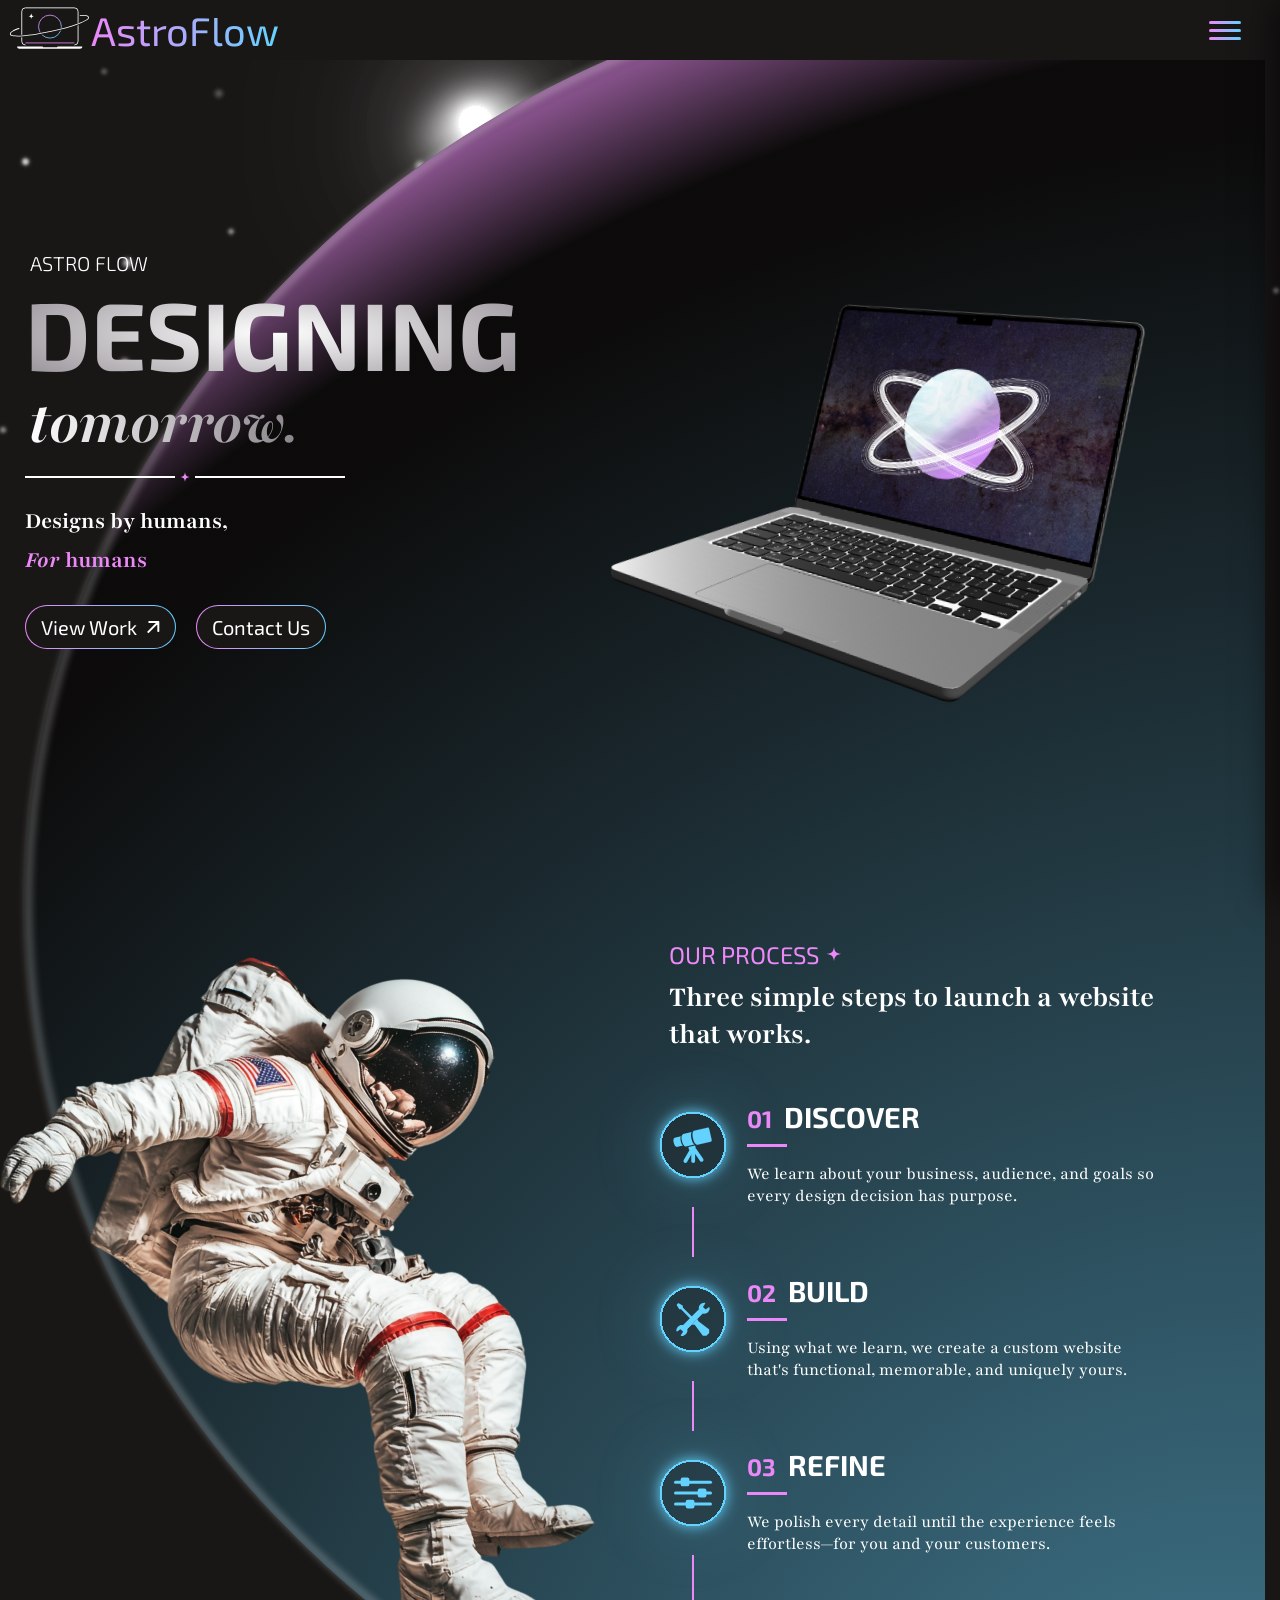
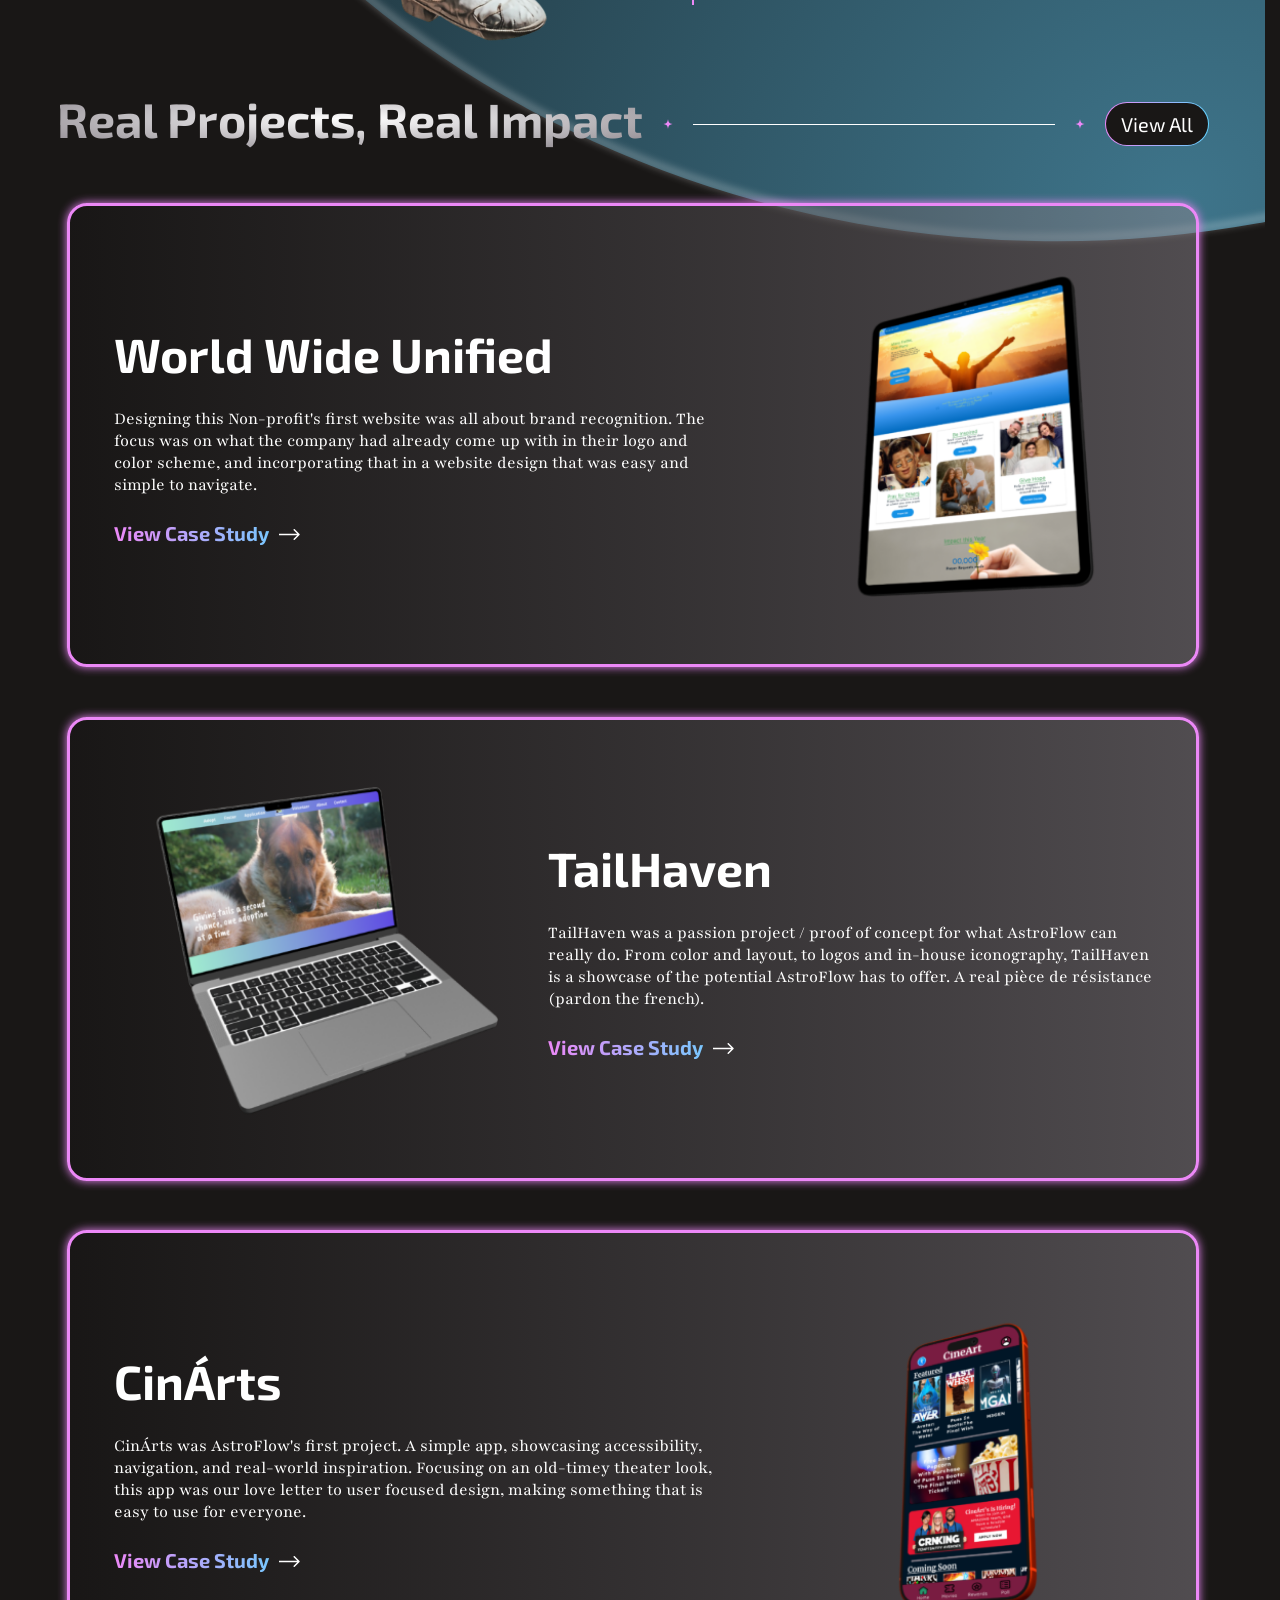
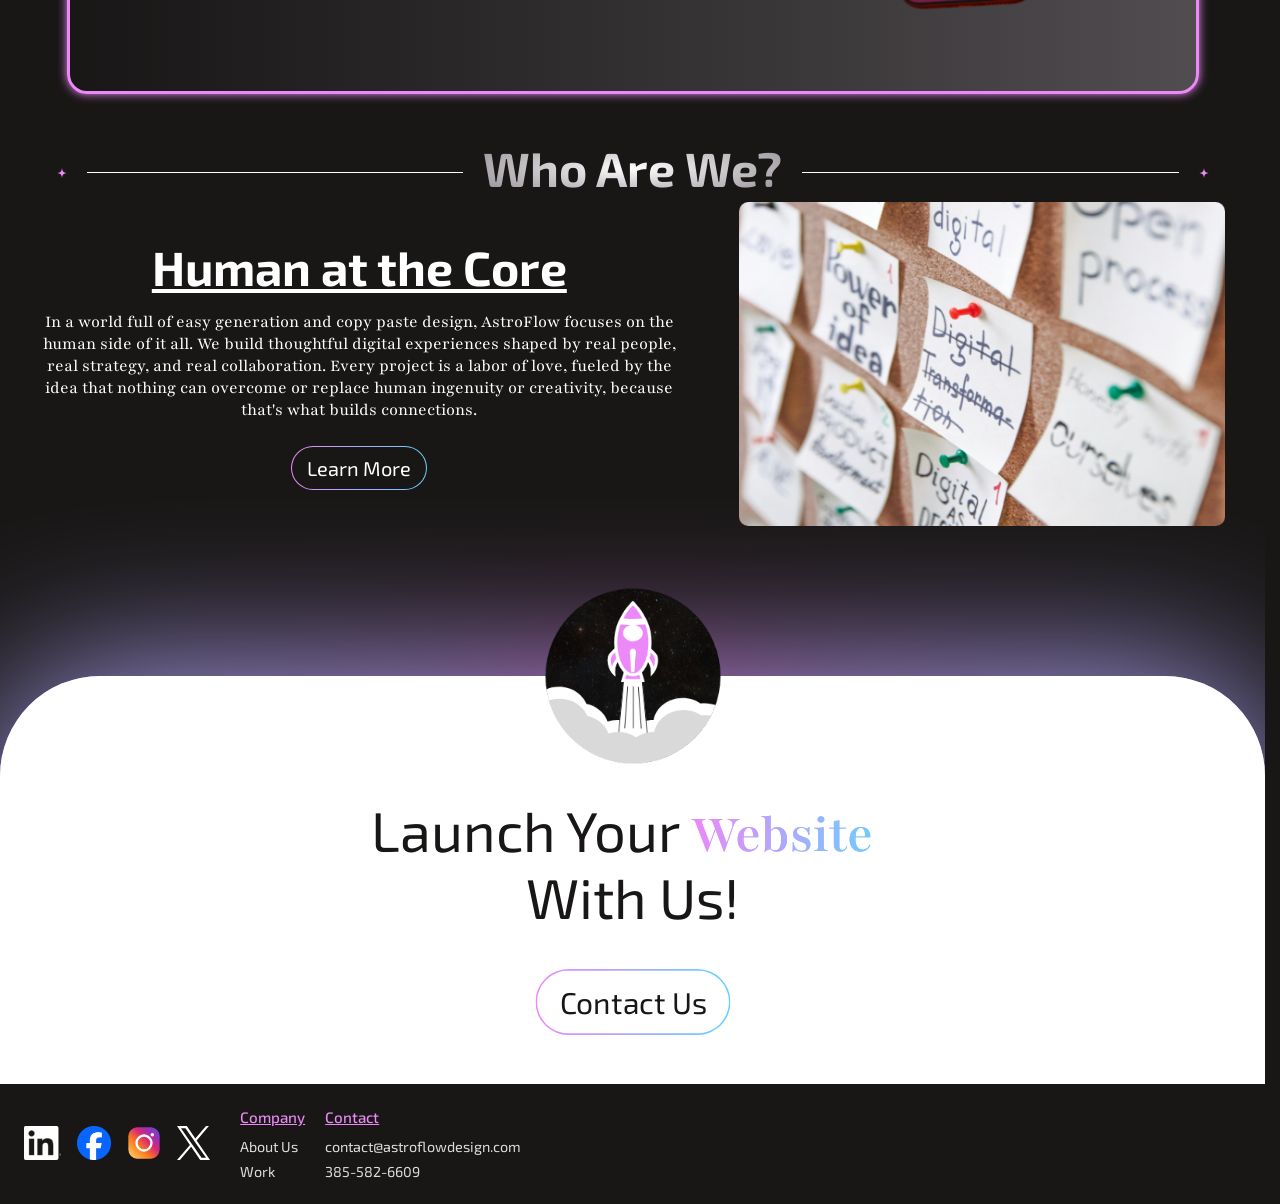
<file: index.html>
<!DOCTYPE html>
<html lang="en">
<head>
    <!-- Google tag (gtag.js) -->
    <script async src="https://www.googletagmanager.com/gtag/js?id=G-5488L0ESMW"></script>
    <script>
      window.dataLayer = window.dataLayer || [];
      function gtag(){dataLayer.push(arguments);}
      gtag("js", new Date());

      gtag("config", "G-5488L0ESMW");
    </script>
    <script type="text/javascript">
        (function(c,l,a,r,i,t,y){
            c[a]=c[a]||function(){(c[a].q=c[a].q||[]).push(arguments)};
            t=l.createElement(r);t.async=1;t.src="https://www.clarity.ms/tag/"+i;
            y=l.getElementsByTagName(r)[0];y.parentNode.insertBefore(t,y);
        })(window, document, "clarity", "script", "yeg5z2hawe");
    </script>

    <meta charset="UTF-8">
    <meta name="viewport" content="width=device-width, initial-scale=1.0">
    <link rel="stylesheet" href="styles.css">
    <link rel="icon" type="image/png" href="Images/logo_fav.png">
    <link rel="preconnect" href="https://fonts.googleapis.com">
    <link rel="preconnect" href="https://fonts.gstatic.com" crossorigin>
    <link href="https://fonts.googleapis.com/css2?family=Exo+2:ital,wght@0,100..900;1,100..900&family=Playfair:ital,opsz,wght@0,5..1200,300..900;1,5..1200,300..900&display=swap" rel="stylesheet">
    
    <!-- Primary SEO Metadata -->
    <title>AstroFlow | Web Design Agency | Custom Websites in Orem & Provo, UT</title>
    <meta name="description" content="AstroFlow is a web design agency building custom, high-converting websites for businesses everywhere, based in Orem, Utah. Get a site that looks as good as it performs.">
    <meta name="robots" content="index, follow">
    <link rel="canonical" href="https://astroflowdesign.com/">

    <!-- Open Graph -->
    <meta property="og:type" content="website">
    <meta property="og:site_name" content="AstroFlow">
    <meta property="og:title" content="Web Design Agency | Custom Websites in Orem & Provo, UT | AstroFlow">
    <meta property="og:description" content="AstroFlow builds custom, high-converting websites for businesses everywhere. Partner with a Utah-based web design agency that treats every project like a launch.">
    <meta property="og:url" content="https://astroflowdesign.com/">
    <meta property="og:image" content="https://astroflowdesign.com/Images/Logo.svg">

    <!-- Twitter Card -->
    <meta name="twitter:card" content="summary_large_image">
    <meta name="twitter:title" content="Web Design Agency | Custom Websites in Orem & Provo, UT | AstroFlow">
    <meta name="twitter:description" content="AstroFlow builds custom, high-converting websites for businesses everywhere. Partner with a Utah-based web design agency that treats every project like a launch.">
    <meta name="twitter:image" content="https://astroflowdesign.com/Images/Logo.svg">

    <!-- ProfessionalService Schema: broad service area, local home base -->
    <script type="application/ld+json">
    {
      "@context": "https://schema.org",
      "@type": "ProfessionalService",
      "@id": "https://astroflowdesign.com/#agency",
      "name": "AstroFlow",
      "alternateName": "AstroFlow Design",
      "description": "AstroFlow is a web design and development agency building custom, high-converting websites for businesses of all kinds, based in Orem, Utah and serving clients nationwide.",
      "logo": "https://astroflowdesign.com/Images/Logo.svg",
      "image": "https://astroflowdesign.com/Images/Logo.svg",
      "url": "https://astroflowdesign.com/",
      "telephone": "+1-385-582-6609",
      "email": "contact@astroflowdesign.com",
      "priceRange": "$$",
      "currenciesAccepted": "USD",
      "founder": {
        "@type": "Person",
        "name": "Elijah Koether",
        "jobTitle": "Founder & Creative Director"
      },
      "address": {
        "@type": "PostalAddress",
        "addressLocality": "Orem",
        "addressRegion": "UT",
        "addressCountry": "US"
      },
      "areaServed": [
        { "@type": "City", "name": "Orem" },
        { "@type": "City", "name": "Provo" },
        { "@type": "AdministrativeArea", "name": "Utah County" },
        { "@type": "State", "name": "Utah" },
        { "@type": "Country", "name": "United States" }
      ],
      "knowsAbout": [
        "Web Design",
        "Web Development",
        "UI/UX Design",
        "Branding",
        "Search Engine Optimization",
        "E-commerce Development"
      ],
      "sameAs": [
        "https://www.linkedin.com/company/143523968/admin/dashboard/",
        "https://www.facebook.com/profile.php?id=61590307380702",
        "https://www.instagram.com/astro.flow.design/",
        "https://x.com/AstroFlowuru1"
      ]
    }
    </script>

    <!-- WebSite Schema -->
    <script type="application/ld+json">
    {
      "@context": "https://schema.org",
      "@type": "WebSite",
      "@id": "https://astroflowdesign.com/#website",
      "name": "AstroFlow",
      "url": "https://astroflowdesign.com/",
      "publisher": { "@id": "https://astroflowdesign.com/#agency" }
    }
    </script>
</head>

<body>

    <svg class="starfield" viewBox="0 0 1440 900" preserveAspectRatio="xMidYMid slice">
      <defs>
        <filter id="circleGlow" x="-200%" y="-200%" width="500%" height="500%">
          <feGaussianBlur in="SourceGraphic" stdDeviation="10" result="blurred"/>
          <feDropShadow in="blurred" dx="0" dy="0" stdDeviation="15" flood-color="#ffffff" flood-opacity="0.5"/>
        </filter>
        <symbol id="star4" viewBox="-50 -50 100 100" overflow="visible">
          <circle cx="0" cy="0" r="15" fill="white" filter="url(#circleGlow)"/>
        </symbol>
        <filter id="starGlow" x="-60%" y="-60%" width="220%" height="220%">
          <feGaussianBlur in="SourceGraphic" stdDeviation="0.6" result="blur"/>
          <feMerge><feMergeNode in="blur"/><feMergeNode in="SourceGraphic"/></feMerge>
        </filter>
        <filter id="planetBackdropColor" color-interpolation-filters="sRGB">
          <feFlood flood-color="#191716" result="flood"/>
          <feComposite in="flood" in2="SourceGraphic" operator="in"/>
        </filter>
      </defs>
      <g filter="url(#starGlow)">
        <g class="star-layer" data-speed="0.06">
          <!-- far layer: small, dim, plentiful (compressed toward a shared size band) -->
          <use href="#star4" width="2.4" height="2.4" transform="translate(40,120) rotate(10) scale(6.72)" opacity="0.45"><animate attributeName="opacity" values="0.45;0.07;0.45" dur="2.8s" begin="0.2s" repeatCount="indefinite"/></use>
          <use href="#star4" width="2.4" height="2.4" transform="translate(180,60) rotate(25) scale(7.19)" opacity="0.55"><animate attributeName="opacity" values="0.55;0.08;0.55" dur="3.4s" begin="1.5s" repeatCount="indefinite"/></use>
          <use href="#star4" width="2.4" height="2.4" transform="translate(310,220) rotate(40) scale(6.85)" opacity="0.4"><animate attributeName="opacity" values="0.4;0.06;0.4" dur="4.1s" begin="3.0s" repeatCount="indefinite"/></use>
          <use href="#star4" width="2.4" height="2.4" transform="translate(460,40) rotate(55) scale(7.33)" opacity="0.5"><animate attributeName="opacity" values="0.5;0.08;0.5" dur="3.7s" begin="4.5s" repeatCount="indefinite"/></use>
          <use href="#star4" width="2.4" height="2.4" transform="translate(590,310) rotate(70) scale(6.99)" opacity="0.6"><animate attributeName="opacity" values="0.6;0.09;0.6" dur="2.6s" begin="0.8s" repeatCount="indefinite"/></use>
          <use href="#star4" width="2.4" height="2.4" transform="translate(720,90) rotate(85) scale(6.79)" opacity="0.42"><animate attributeName="opacity" values="0.42;0.06;0.42" dur="4.5s" begin="2.2s" repeatCount="indefinite"/></use>
          <use href="#star4" width="2.4" height="2.4" transform="translate(850,260) rotate(5) scale(7.26)" opacity="0.48"><animate attributeName="opacity" values="0.48;0.07;0.48" dur="3.2s" begin="5.1s" repeatCount="indefinite"/></use>
          <use href="#star4" width="2.4" height="2.4" transform="translate(980,50) rotate(20) scale(6.92)" opacity="0.52"><animate attributeName="opacity" values="0.52;0.08;0.52" dur="3.9s" begin="3.7s" repeatCount="indefinite"/></use>
          <use href="#star4" width="2.4" height="2.4" transform="translate(1110,340) rotate(35) scale(7.39)" opacity="0.38"><animate attributeName="opacity" values="0.38;0.06;0.38" dur="2.9s" begin="1.1s" repeatCount="indefinite"/></use>
          <use href="#star4" width="2.4" height="2.4" transform="translate(1240,120) rotate(50) scale(7.06)" opacity="0.58"><animate attributeName="opacity" values="0.58;0.09;0.58" dur="4.3s" begin="4.9s" repeatCount="indefinite"/></use>
          <use href="#star4" width="2.4" height="2.4" transform="translate(1360,280) rotate(65) scale(6.65)" opacity="0.44"><animate attributeName="opacity" values="0.44;0.07;0.44" dur="3.6s" begin="0.5s" repeatCount="indefinite"/></use>
          <use href="#star4" width="2.4" height="2.4" transform="translate(90,420) rotate(80) scale(7.12)" opacity="0.5"><animate attributeName="opacity" values="0.5;0.08;0.5" dur="2.7s" begin="2.8s" repeatCount="indefinite"/></use>
          <use href="#star4" width="2.4" height="2.4" transform="translate(230,480) rotate(12) scale(7.46)" opacity="0.46"><animate attributeName="opacity" values="0.46;0.07;0.46" dur="4.0s" begin="5.5s" repeatCount="indefinite"/></use>
          <use href="#star4" width="2.4" height="2.4" transform="translate(380,560) rotate(27) scale(6.85)" opacity="0.55"><animate attributeName="opacity" values="0.55;0.08;0.55" dur="3.3s" begin="1.8s" repeatCount="indefinite"/></use>
          <use href="#star4" width="2.4" height="2.4" transform="translate(520,610) rotate(42) scale(7.06)" opacity="0.4"><animate attributeName="opacity" values="0.4;0.06;0.4" dur="4.8s" begin="3.4s" repeatCount="indefinite"/></use>
          <use href="#star4" width="2.4" height="2.4" transform="translate(650,470) rotate(57) scale(6.72)" opacity="0.5"><animate attributeName="opacity" values="0.5;0.08;0.5" dur="2.5s" begin="0.9s" repeatCount="indefinite"/></use>
          <use href="#star4" width="2.4" height="2.4" transform="translate(790,540) rotate(72) scale(7.26)" opacity="0.42"><animate attributeName="opacity" values="0.42;0.06;0.42" dur="3.8s" begin="4.2s" repeatCount="indefinite"/></use>
          <use href="#star4" width="2.4" height="2.4" transform="translate(920,600) rotate(87) scale(6.92)" opacity="0.6"><animate attributeName="opacity" values="0.6;0.09;0.6" dur="4.2s" begin="2.5s" repeatCount="indefinite"/></use>
          <use href="#star4" width="2.4" height="2.4" transform="translate(1050,460) rotate(18) scale(7.33)" opacity="0.48"><animate attributeName="opacity" values="0.48;0.07;0.48" dur="3.0s" begin="5.8s" repeatCount="indefinite"/></use>
          <use href="#star4" width="2.4" height="2.4" transform="translate(1180,520) rotate(33) scale(6.99)" opacity="0.44"><animate attributeName="opacity" values="0.44;0.07;0.44" dur="4.6s" begin="1.3s" repeatCount="indefinite"/></use>
          <use href="#star4" width="2.4" height="2.4" transform="translate(1310,580) rotate(48) scale(6.79)" opacity="0.52"><animate attributeName="opacity" values="0.52;0.08;0.52" dur="2.9s" begin="3.9s" repeatCount="indefinite"/></use>
          <use href="#star4" width="2.4" height="2.4" transform="translate(150,720) rotate(63) scale(7.19)" opacity="0.38"><animate attributeName="opacity" values="0.38;0.06;0.38" dur="3.5s" begin="0.4s" repeatCount="indefinite"/></use>
          <use href="#star4" width="2.4" height="2.4" transform="translate(400,780) rotate(78) scale(7.06)" opacity="0.56"><animate attributeName="opacity" values="0.56;0.08;0.56" dur="4.4s" begin="2.1s" repeatCount="indefinite"/></use>
          <use href="#star4" width="2.4" height="2.4" transform="translate(700,750) rotate(8) scale(6.85)" opacity="0.46"><animate attributeName="opacity" values="0.46;0.07;0.46" dur="3.1s" begin="4.7s" repeatCount="indefinite"/></use>
          <use href="#star4" width="2.4" height="2.4" transform="translate(1000,800) rotate(22) scale(7.12)" opacity="0.5"><animate attributeName="opacity" values="0.5;0.08;0.5" dur="3.9s" begin="1.6s" repeatCount="indefinite"/></use>
        </g>
        <g class="star-layer" data-speed="0.16">
          <!-- mid layer: medium size/brightness (compressed toward a shared size band) -->
          <use href="#star4" width="2.4" height="2.4" transform="translate(100,150) rotate(20) scale(7.66)" opacity="0.6"><animate attributeName="opacity" values="0.6;0.09;0.6" dur="3.0s" begin="0.5s" repeatCount="indefinite"/></use>
          <use href="#star4" width="2.4" height="2.4" transform="translate(300,80) rotate(50) scale(8.0)" opacity="0.65"><animate attributeName="opacity" values="0.65;0.1;0.65" dur="3.6s" begin="2.0s" repeatCount="indefinite"/></use>
          <use href="#star4" width="2.4" height="2.4" transform="translate(500,200) rotate(80) scale(7.87)" opacity="0.55"><animate attributeName="opacity" values="0.55;0.08;0.55" dur="4.2s" begin="3.5s" repeatCount="indefinite"/></use>
          <use href="#star4" width="2.4" height="2.4" transform="translate(700,60) rotate(10) scale(8.2)" opacity="0.7"><animate attributeName="opacity" values="0.7;0.1;0.7" dur="2.8s" begin="1.0s" repeatCount="indefinite"/></use>
          <use href="#star4" width="2.4" height="2.4" transform="translate(900,180) rotate(40) scale(7.73)" opacity="0.6"><animate attributeName="opacity" values="0.6;0.09;0.6" dur="3.9s" begin="4.5s" repeatCount="indefinite"/></use>
          <use href="#star4" width="2.4" height="2.4" transform="translate(1100,90) rotate(70) scale(8.07)" opacity="0.68"><animate attributeName="opacity" values="0.68;0.1;0.68" dur="3.3s" begin="0.3s" repeatCount="indefinite"/></use>
          <use href="#star4" width="2.4" height="2.4" transform="translate(1300,220) rotate(100) scale(7.93)" opacity="0.58"><animate attributeName="opacity" values="0.58;0.09;0.58" dur="4.5s" begin="2.8s" repeatCount="indefinite"/></use>
          <use href="#star4" width="2.4" height="2.4" transform="translate(200,350) rotate(25) scale(8.27)" opacity="0.72"><animate attributeName="opacity" values="0.72;0.11;0.72" dur="3.1s" begin="5.0s" repeatCount="indefinite"/></use>
          <use href="#star4" width="2.4" height="2.4" transform="translate(450,420) rotate(55) scale(7.8)" opacity="0.62"><animate attributeName="opacity" values="0.62;0.09;0.62" dur="3.7s" begin="1.5s" repeatCount="indefinite"/></use>
          <use href="#star4" width="2.4" height="2.4" transform="translate(650,380) rotate(85) scale(8.14)" opacity="0.66"><animate attributeName="opacity" values="0.66;0.1;0.66" dur="4.0s" begin="3.2s" repeatCount="indefinite"/></use>
          <use href="#star4" width="2.4" height="2.4" transform="translate(850,450) rotate(15) scale(7.66)" opacity="0.56"><animate attributeName="opacity" values="0.56;0.08;0.56" dur="2.9s" begin="0.8s" repeatCount="indefinite"/></use>
          <use href="#star4" width="2.4" height="2.4" transform="translate(1050,400) rotate(45) scale(8.0)" opacity="0.7"><animate attributeName="opacity" values="0.7;0.1;0.7" dur="3.5s" begin="4.0s" repeatCount="indefinite"/></use>
          <use href="#star4" width="2.4" height="2.4" transform="translate(1250,460) rotate(75) scale(7.87)" opacity="0.6"><animate attributeName="opacity" values="0.6;0.09;0.6" dur="4.3s" begin="2.2s" repeatCount="indefinite"/></use>
          <use href="#star4" width="2.4" height="2.4" transform="translate(350,650) rotate(105) scale(8.2)" opacity="0.64"><animate attributeName="opacity" values="0.64;0.1;0.64" dur="3.2s" begin="5.3s" repeatCount="indefinite"/></use>
          <use href="#star4" width="2.4" height="2.4" transform="translate(900,700) rotate(30) scale(7.93)" opacity="0.68"><animate attributeName="opacity" values="0.68;0.1;0.68" dur="3.8s" begin="1.8s" repeatCount="indefinite"/></use>
        </g>
        <g class="star-layer" data-speed="0.32">
          <!-- near layer: larger, fewer, brighter (compressed toward a shared size band) -->
          <use href="#star4" width="2.4" height="2.4" transform="translate(200,250) rotate(15) scale(8.68)" opacity="0.85"><animate attributeName="opacity" values="0.85;0.13;0.85" dur="3.5s" begin="0.6s" repeatCount="indefinite"/></use>
          <use href="#star4" width="2.4" height="2.4" transform="translate(500,150) rotate(45) scale(9.22)" opacity="0.9"><animate attributeName="opacity" values="0.9;0.14;0.9" dur="4.0s" begin="2.5s" repeatCount="indefinite"/></use>
          <use href="#star4" width="2.4" height="2.4" transform="translate(800,300) rotate(75) scale(8.47)" opacity="0.8"><animate attributeName="opacity" values="0.8;0.12;0.8" dur="3.2s" begin="4.0s" repeatCount="indefinite"/></use>
          <use href="#star4" width="2.4" height="2.4" transform="translate(1100,180) rotate(105) scale(9.49)" opacity="0.95"><animate attributeName="opacity" values="0.95;0.14;0.95" dur="4.5s" begin="1.2s" repeatCount="indefinite"/></use>
          <use href="#star4" width="2.4" height="2.4" transform="translate(350,500) rotate(30) scale(8.88)" opacity="0.82"><animate attributeName="opacity" values="0.82;0.12;0.82" dur="3.8s" begin="3.3s" repeatCount="indefinite"/></use>
          <use href="#star4" width="2.4" height="2.4" transform="translate(700,550) rotate(60) scale(8.61)" opacity="0.88"><animate attributeName="opacity" values="0.88;0.13;0.88" dur="4.2s" begin="0.4s" repeatCount="indefinite"/></use>
          <use href="#star4" width="2.4" height="2.4" transform="translate(1000,480) rotate(90) scale(9.35)" opacity="0.78"><animate attributeName="opacity" values="0.78;0.12;0.78" dur="3.0s" begin="2.0s" repeatCount="indefinite"/></use>
          <use href="#star4" width="2.4" height="2.4" transform="translate(1250,600) rotate(120) scale(9.01)" opacity="0.92"><animate attributeName="opacity" values="0.92;0.14;0.92" dur="3.9s" begin="4.8s" repeatCount="indefinite"/></use>
        </g>
      </g>
    </svg>

    <header>
        <nav>
            <a href="index.html">
                <img src="Images/Logo.svg" id="logo" alt="astroflow logo" />
            </a>
            <a href="index.html" id="name">AstroFlow</a>
            <div class="nav-links">
                <a href="work.html">Work</a>
                <a href="services.html">Services</a>
                <a href="about.html">About</a>
                <a href="contact.html">Contact</a>
            </div>
            <button class="hamburger" type="button" aria-label="Open menu" aria-expanded="false" aria-controls="mobile-nav">
                <span></span>
                <span></span>
                <span></span>
            </button>
        </nav>
    </header>

    <div class="mobile-nav-overlay"></div>
    <nav class="mobile-nav" id="mobile-nav">
        <button class="mobile-nav-close" type="button" aria-label="Close menu">
            <span></span>
            <span></span>
        </button>
        <a href="work.html">Work</a>
        <a href="services.html">Services</a>
        <a href="about.html">About</a>
        <a href="contact.html">Contact</a>
    </nav>

    <main>
        <section class="hero">
            <div class="hero-content">
                <h4>ASTRO FLOW</h4>
                <h1>DESIGNING</h1>
                <h2>tomorrow.</h2>

                <div class="divider">
                    <span class="divider-line"></span>
                    <img src="Images/hr_star.svg" class="divider-star" alt="" />
                    <span class="divider-line"></span>
                </div>

                <h3>Designs by humans,</h3>
                <h3 class="pink"><span class="highlight">For</span> humans</h3>

                <div class="buttons">
                    <a href="work.html" class="nrml-btn">View Work
                        <img src="Images/arrow_home.svg" alt="" class="btn-arrow" />
                    </a>
                    <a href="contact.html" class="nrml-btn">Contact Us</a>
                </div>
            </div>

            <div class="hero-art">
                <img src="Images/planet.svg" class="planet-backdrop" alt="" aria-hidden="true" />
                <img src="Images/planet.svg" class="planet" alt="planet with rings and stars" />
                <img src="Images/main_laptop.svg" class="laptop-img" alt="laptop displaying a planet design" />
            </div>

            <div class="scroll-indicator">
                <div class="scroll-line"></div>
                <span>Scroll To Explore</span>
                <img src="Images/scroll_star.svg" class="scroll-star" alt="" />
            </div>
        </section>

        <section class="process">
            <img src="Images/spaceman.png" class="astronaut-img" alt="astronaut floating" />
            <div class="process-header">
                <p class="eyebrow">OUR PROCESS <img src="Images/hr_star.svg" class="eyebrow-star" alt="" /></p>
                <h2>Three simple steps to launch a website that works.</h2>
            </div>

            <div class="process-steps">
                <div class="step">
                    <div class="step-icon">
                        <img src="Images/telescope.svg" alt="" />
                    </div>
                    <div class="step-content">
                        <div class="step-heading">
                            <span class="step-number">01</span>
                            <h3>DISCOVER</h3>
                        </div>
                        <span class="step-underline"></span>
                        <p>We learn about your business, audience, and goals so every design decision has purpose.</p>
                    </div>
                </div>

                <div class="step-connector"></div>

                <div class="step">
                    <div class="step-icon">
                        <img src="Images/wrench.svg" alt="" />
                    </div>
                    <div class="step-content">
                        <div class="step-heading">
                            <span class="step-number">02</span>
                            <h3>BUILD</h3>
                        </div>
                        <span class="step-underline"></span>
                        <p>Using what we learn, we create a custom website that's functional, memorable, and uniquely yours.</p>
                    </div>
                </div>

                <div class="step-connector"></div>

                <div class="step">
                    <div class="step-icon">
                        <img src="Images/refine.svg" alt="" />
                    </div>
                    <div class="step-content">
                        <div class="step-heading">
                        <span class="step-number">03</span>
                            <h3>REFINE</h3>
                        </div>
                        <span class="step-underline"></span>
                        <p>We polish every detail until the experience feels effortless—for you and your customers.</p>
                    </div>
                </div>

                <div class="step-connector"></div>

            </div>
        </section>

        
        <div class="section-heading one">
            <h3>Real Projects, Real Impact</h3>
            <div class="heading-line-wrap">
                <img src="Images/hr_star.svg" class="divider-star" alt="" />
                <span class="heading-line"></span>
                <img src="Images/hr_star.svg" class="divider-star" alt="" />
                <a href="work.html" class="nrml-btn view">View All</a>
            </div>
        </div>

        <section class="projects">  
            <div class="project-card">
                <div class="project-text">
                    <h3>World Wide Unified</h3>
                    <p>Designing this Non-profit's first website was all about brand recognition. The focus was on what the company had already come up with in their logo and color scheme, and incorporating that in a website design that was easy and simple to navigate.</p>
                    <a href="case-study-wwu.html" class="text-link">View Case Study <img src="Images/arrow2.svg" alt="" /></a>
                </div>
                <img src="Images/wwu.png" class="project-img" alt="World Wide Unified project preview" />
            </div>

            <div class="project-card reverse">
                <img src="Images/pet_adoption.png" class="project-img" alt="TailHaven project preview" />
                <div class="project-text">
                    <h3>TailHaven</h3>
                    <p>TailHaven was a passion project / proof of concept for what AstroFlow can really do. From color and layout, to logos and in-house iconography, TailHaven is a showcase of the potential AstroFlow has to offer. A real pi&egrave;ce de r&eacute;sistance (pardon the french).</p>
                    <a href="case-study-tailhaven.html" class="text-link">View Case Study <img src="Images/arrow2.svg" alt="" /></a>
                </div>
            </div>

            <div class="project-card">
                <div class="project-text">
                    <h3>Cin&Aacute;rts</h3>
                    <p>Cin&Aacute;rts was AstroFlow's first project. A simple app, showcasing accessibility, navigation, and real-world inspiration. Focusing on an old-timey theater look, this app was our love letter to user focused design, making something that is easy to use for everyone.</p>
                    <a href="case-study-cinearts.html" class="text-link">View Case Study <img src="Images/arrow2.svg" alt="" /></a>
                </div>
                <img src="Images/cine.png" class="project-img" alt="CineArts project preview" />
            </div>
        </section>

        
        <div class="section-heading two">
            <img src="Images/hr_star.svg" class="divider-star" alt="" />
            <span class="heading-line"></span>
            <h3>Who Are We?</h3>
            <span class="heading-line"></span>
            <img src="Images/hr_star.svg" class="divider-star" alt="" />
        </div>

        <section class="about-teaser">
                <div class="about-text">
                    <h3>Human at the Core</h3>
                    <p>In a world full of easy generation and copy paste design, AstroFlow focuses on the human side of it all. We build thoughtful digital experiences shaped by real people, real strategy, and real collaboration. Every project is a labor of love, fueled by the idea that nothing can overcome or replace human ingenuity or creativity, because that's what builds connections.</p>
                    <a href="about.html" class="nrml-btn more">Learn More</a>
                </div>
                <img src="Images/cork.png" class="about-img" alt="corkboard with sticky notes about digital process" />
        </section>

        <section class="cta">
            <div class="cta-icon">
                <img src="Images/rocket.png" alt="" />
            </div>
            <div class="cta-text">
                <h3>Launch Your <span class="highlight-cta slide-text"><span class="slide-text-words"><span>Website</span><span>App</span><span>Logo</span><span>Brand</span><span>Business</span><span>Dreams</span><span>Ideas</span><span aria-hidden="true">Website</span></span></span><br />With Us!</h3>
                <a href="contact.html" class="nrml-btn light">Contact Us</a>
            </div>
        </section>
    </main>

    <footer>
        <div class="footer-brand">
            <div class="socials">
                <a href="https://www.linkedin.com/company/143523968/admin/dashboard/" target="_blank" rel="noopener noreferrer" aria-label="LinkedIn"><img src="Images/linkdin.svg" alt="" /></a>
                <a href="https://www.facebook.com/profile.php?id=61590307380702" target="_blank" rel="noopener noreferrer" aria-label="Facebook"><img src="Images/facebook.svg" alt="" /></a>
                <a href="https://www.instagram.com/astro.flow.design/" target="_blank" rel="noopener noreferrer" aria-label="Instagram"><img src="Images/instagram.svg" alt="" /></a>
                <a href="https://x.com/AstroFlowuru1" target="_blank" rel="noopener noreferrer" aria-label="X"><img src="Images/x-logo.svg" alt="" /></a>
            </div>
        </div>

        <div class="footer-cols">
        <div class="footer-col">
            <h4>Company</h4>
            <a href="about.html">About Us</a>
            <a href="work.html">Work</a>
        </div>

        <div class="footer-col">
            <h4>Contact</h4>
            <a href="mailto:contact@astroflowdesign.com">contact@astroflowdesign.com</a>
            <a href="tel:3855826609">385-582-6609</a>
        </div>
        </div>
    </footer>

    <script src="script.js"></script>
</body>
</html>
</file>
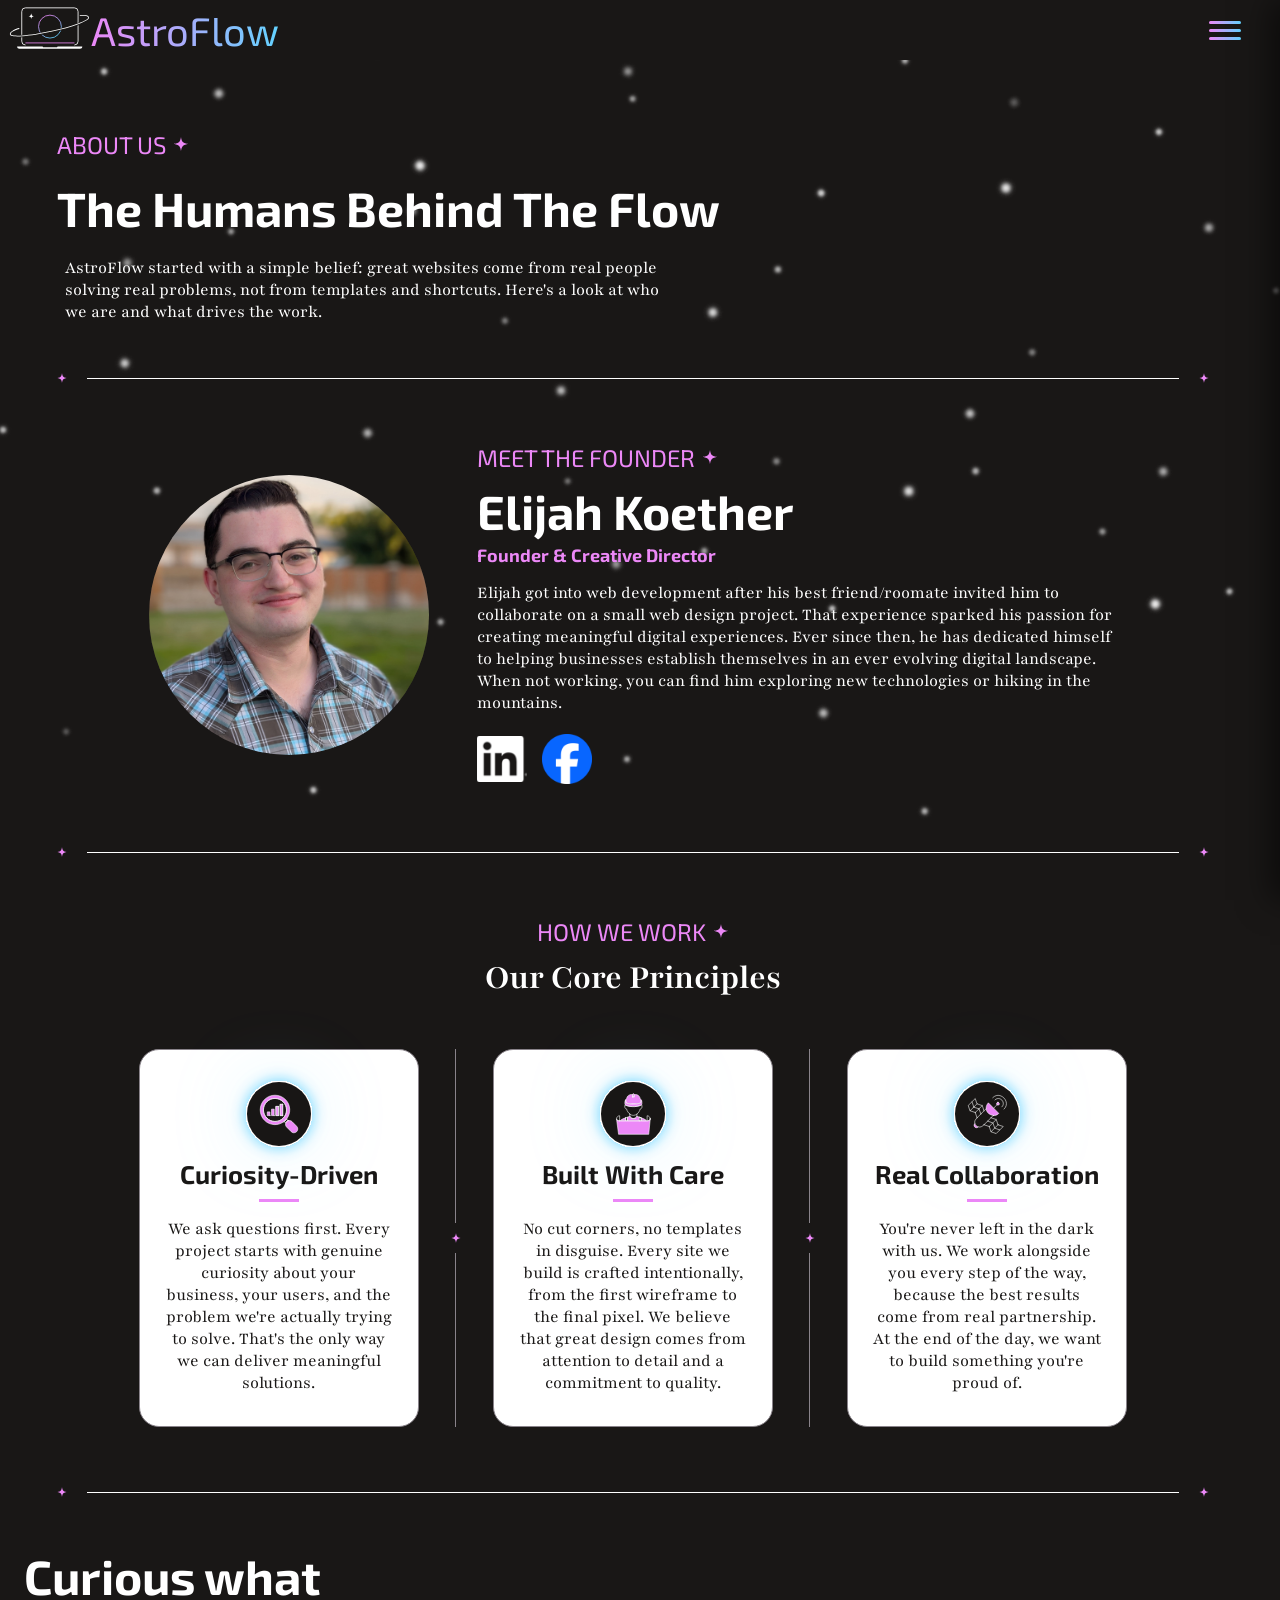
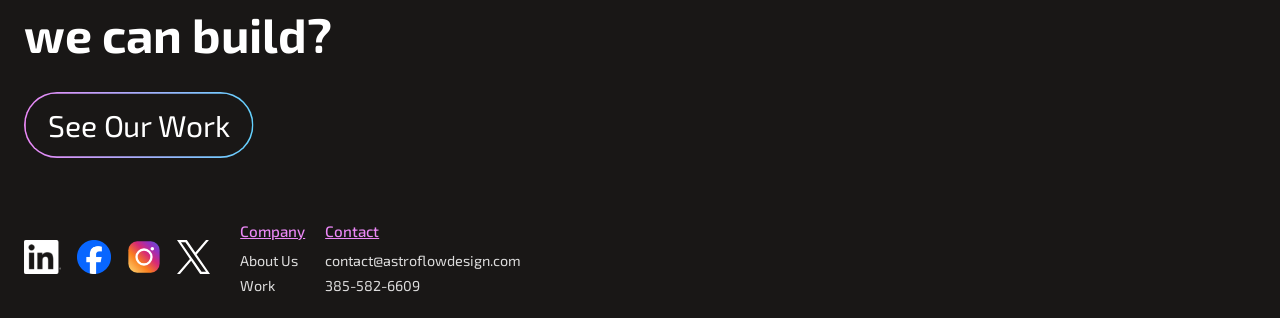
<file: about.html>
<!DOCTYPE html>
<html lang="en">
<head>
    <!-- Google tag (gtag.js) -->
    <script async src="https://www.googletagmanager.com/gtag/js?id=G-5488L0ESMW"></script>
    <script>
      window.dataLayer = window.dataLayer || [];
      function gtag(){dataLayer.push(arguments);}
      gtag("js", new Date());

      gtag("config", "G-5488L0ESMW");
    </script>
    <script type="text/javascript">
        (function(c,l,a,r,i,t,y){
            c[a]=c[a]||function(){(c[a].q=c[a].q||[]).push(arguments)};
            t=l.createElement(r);t.async=1;t.src="https://www.clarity.ms/tag/"+i;
            y=l.getElementsByTagName(r)[0];y.parentNode.insertBefore(t,y);
        })(window, document, "clarity", "script", "yeg5z2hawe");
    </script>

<meta charset="UTF-8" />
<meta name="viewport" content="width=device-width, initial-scale=1.0" />
<link rel="stylesheet" href="styles.css">
<link rel="icon" type="image/png" href="Images/logo_fav.png">
<link rel="preconnect" href="https://fonts.googleapis.com">
<link rel="preconnect" href="https://fonts.gstatic.com" crossorigin>
<link href="https://fonts.googleapis.com/css2?family=Exo+2:ital,wght@0,100..900;1,100..900&family=Playfair:ital,opsz,wght@0,5..1200,300..900;1,5..1200,300..900&display=swap" rel="stylesheet">
<title>About AstroFlow | Web Design Agency Founded in Orem, UT</title>
<meta name="description" content="Meet the team behind AstroFlow, a web design agency based in Orem, Utah. Learn what drives our human-first approach to building custom websites.">
<link rel="canonical" href="https://astroflowdesign.com/about.html">

<meta property="og:type" content="website">
<meta property="og:site_name" content="AstroFlow">
<meta property="og:title" content="About AstroFlow | Web Design Agency Founded in Orem, UT">
<meta property="og:description" content="Meet the team behind AstroFlow, a web design agency based in Orem, Utah. Learn what drives our human-first approach to building custom websites.">
<meta property="og:url" content="https://astroflowdesign.com/about.html">
<meta property="og:image" content="https://astroflowdesign.com/Images/founder.png">

<meta name="twitter:card" content="summary_large_image">
<meta name="twitter:title" content="About AstroFlow | Web Design Agency Founded in Orem, UT">
<meta name="twitter:description" content="Meet the team behind AstroFlow, a web design agency based in Orem, Utah. Learn what drives our human-first approach to building custom websites.">
<meta name="twitter:image" content="https://astroflowdesign.com/Images/founder.png">

<script type="application/ld+json">
{
  "@context": "https://schema.org",
  "@type": "AboutPage",
  "url": "https://astroflowdesign.com/about.html",
  "mainEntity": { "@id": "https://astroflowdesign.com/#agency" },
  "about": {
    "@type": "Person",
    "name": "Elijah Koether",
    "jobTitle": "Founder & Creative Director",
    "worksFor": { "@id": "https://astroflowdesign.com/#agency" },
    "sameAs": [
      "https://www.linkedin.com/in/elijah-koether-ab996139a/",
      "https://www.facebook.com/elijah.koether/"
    ]
  }
}
</script>

<script type="application/ld+json">
{
  "@context": "https://schema.org",
  "@type": "BreadcrumbList",
  "itemListElement": [
    { "@type": "ListItem", "position": 1, "name": "Home", "item": "https://astroflowdesign.com/" },
    { "@type": "ListItem", "position": 2, "name": "About", "item": "https://astroflowdesign.com/about.html" }
  ]
}
</script>
</head>
<body>

    <svg class="starfield" viewBox="0 0 1440 900" preserveAspectRatio="xMidYMid slice">
      <defs>
        <filter id="circleGlow" x="-200%" y="-200%" width="500%" height="500%">
          <feGaussianBlur in="SourceGraphic" stdDeviation="10" result="blurred"/>
          <feDropShadow in="blurred" dx="0" dy="0" stdDeviation="15" flood-color="#ffffff" flood-opacity="0.5"/>
        </filter>
        <symbol id="star4" viewBox="-50 -50 100 100" overflow="visible">
          <circle cx="0" cy="0" r="15" fill="white" filter="url(#circleGlow)"/>
        </symbol>
        <filter id="starGlow" x="-60%" y="-60%" width="220%" height="220%">
          <feGaussianBlur in="SourceGraphic" stdDeviation="0.6" result="blur"/>
          <feMerge><feMergeNode in="blur"/><feMergeNode in="SourceGraphic"/></feMerge>
        </filter>
        <filter id="planetBackdropColor" color-interpolation-filters="sRGB">
          <feFlood flood-color="#191716" result="flood"/>
          <feComposite in="flood" in2="SourceGraphic" operator="in"/>
        </filter>
      </defs>
      <g filter="url(#starGlow)">
        <g class="star-layer" data-speed="0.06">
          <!-- far layer: small, dim, plentiful (compressed toward a shared size band) -->
          <use href="#star4" width="2.4" height="2.4" transform="translate(40,120) rotate(10) scale(6.72)" opacity="0.45"><animate attributeName="opacity" values="0.45;0.07;0.45" dur="2.8s" begin="0.2s" repeatCount="indefinite"/></use>
          <use href="#star4" width="2.4" height="2.4" transform="translate(180,60) rotate(25) scale(7.19)" opacity="0.55"><animate attributeName="opacity" values="0.55;0.08;0.55" dur="3.4s" begin="1.5s" repeatCount="indefinite"/></use>
          <use href="#star4" width="2.4" height="2.4" transform="translate(310,220) rotate(40) scale(6.85)" opacity="0.4"><animate attributeName="opacity" values="0.4;0.06;0.4" dur="4.1s" begin="3.0s" repeatCount="indefinite"/></use>
          <use href="#star4" width="2.4" height="2.4" transform="translate(460,40) rotate(55) scale(7.33)" opacity="0.5"><animate attributeName="opacity" values="0.5;0.08;0.5" dur="3.7s" begin="4.5s" repeatCount="indefinite"/></use>
          <use href="#star4" width="2.4" height="2.4" transform="translate(590,310) rotate(70) scale(6.99)" opacity="0.6"><animate attributeName="opacity" values="0.6;0.09;0.6" dur="2.6s" begin="0.8s" repeatCount="indefinite"/></use>
          <use href="#star4" width="2.4" height="2.4" transform="translate(720,90) rotate(85) scale(6.79)" opacity="0.42"><animate attributeName="opacity" values="0.42;0.06;0.42" dur="4.5s" begin="2.2s" repeatCount="indefinite"/></use>
          <use href="#star4" width="2.4" height="2.4" transform="translate(850,260) rotate(5) scale(7.26)" opacity="0.48"><animate attributeName="opacity" values="0.48;0.07;0.48" dur="3.2s" begin="5.1s" repeatCount="indefinite"/></use>
          <use href="#star4" width="2.4" height="2.4" transform="translate(980,50) rotate(20) scale(6.92)" opacity="0.52"><animate attributeName="opacity" values="0.52;0.08;0.52" dur="3.9s" begin="3.7s" repeatCount="indefinite"/></use>
          <use href="#star4" width="2.4" height="2.4" transform="translate(1110,340) rotate(35) scale(7.39)" opacity="0.38"><animate attributeName="opacity" values="0.38;0.06;0.38" dur="2.9s" begin="1.1s" repeatCount="indefinite"/></use>
          <use href="#star4" width="2.4" height="2.4" transform="translate(1240,120) rotate(50) scale(7.06)" opacity="0.58"><animate attributeName="opacity" values="0.58;0.09;0.58" dur="4.3s" begin="4.9s" repeatCount="indefinite"/></use>
          <use href="#star4" width="2.4" height="2.4" transform="translate(1360,280) rotate(65) scale(6.65)" opacity="0.44"><animate attributeName="opacity" values="0.44;0.07;0.44" dur="3.6s" begin="0.5s" repeatCount="indefinite"/></use>
          <use href="#star4" width="2.4" height="2.4" transform="translate(90,420) rotate(80) scale(7.12)" opacity="0.5"><animate attributeName="opacity" values="0.5;0.08;0.5" dur="2.7s" begin="2.8s" repeatCount="indefinite"/></use>
          <use href="#star4" width="2.4" height="2.4" transform="translate(230,480) rotate(12) scale(7.46)" opacity="0.46"><animate attributeName="opacity" values="0.46;0.07;0.46" dur="4.0s" begin="5.5s" repeatCount="indefinite"/></use>
          <use href="#star4" width="2.4" height="2.4" transform="translate(380,560) rotate(27) scale(6.85)" opacity="0.55"><animate attributeName="opacity" values="0.55;0.08;0.55" dur="3.3s" begin="1.8s" repeatCount="indefinite"/></use>
          <use href="#star4" width="2.4" height="2.4" transform="translate(520,610) rotate(42) scale(7.06)" opacity="0.4"><animate attributeName="opacity" values="0.4;0.06;0.4" dur="4.8s" begin="3.4s" repeatCount="indefinite"/></use>
          <use href="#star4" width="2.4" height="2.4" transform="translate(650,470) rotate(57) scale(6.72)" opacity="0.5"><animate attributeName="opacity" values="0.5;0.08;0.5" dur="2.5s" begin="0.9s" repeatCount="indefinite"/></use>
          <use href="#star4" width="2.4" height="2.4" transform="translate(790,540) rotate(72) scale(7.26)" opacity="0.42"><animate attributeName="opacity" values="0.42;0.06;0.42" dur="3.8s" begin="4.2s" repeatCount="indefinite"/></use>
          <use href="#star4" width="2.4" height="2.4" transform="translate(920,600) rotate(87) scale(6.92)" opacity="0.6"><animate attributeName="opacity" values="0.6;0.09;0.6" dur="4.2s" begin="2.5s" repeatCount="indefinite"/></use>
          <use href="#star4" width="2.4" height="2.4" transform="translate(1050,460) rotate(18) scale(7.33)" opacity="0.48"><animate attributeName="opacity" values="0.48;0.07;0.48" dur="3.0s" begin="5.8s" repeatCount="indefinite"/></use>
          <use href="#star4" width="2.4" height="2.4" transform="translate(1180,520) rotate(33) scale(6.99)" opacity="0.44"><animate attributeName="opacity" values="0.44;0.07;0.44" dur="4.6s" begin="1.3s" repeatCount="indefinite"/></use>
          <use href="#star4" width="2.4" height="2.4" transform="translate(1310,580) rotate(48) scale(6.79)" opacity="0.52"><animate attributeName="opacity" values="0.52;0.08;0.52" dur="2.9s" begin="3.9s" repeatCount="indefinite"/></use>
          <use href="#star4" width="2.4" height="2.4" transform="translate(150,720) rotate(63) scale(7.19)" opacity="0.38"><animate attributeName="opacity" values="0.38;0.06;0.38" dur="3.5s" begin="0.4s" repeatCount="indefinite"/></use>
          <use href="#star4" width="2.4" height="2.4" transform="translate(400,780) rotate(78) scale(7.06)" opacity="0.56"><animate attributeName="opacity" values="0.56;0.08;0.56" dur="4.4s" begin="2.1s" repeatCount="indefinite"/></use>
          <use href="#star4" width="2.4" height="2.4" transform="translate(700,750) rotate(8) scale(6.85)" opacity="0.46"><animate attributeName="opacity" values="0.46;0.07;0.46" dur="3.1s" begin="4.7s" repeatCount="indefinite"/></use>
          <use href="#star4" width="2.4" height="2.4" transform="translate(1000,800) rotate(22) scale(7.12)" opacity="0.5"><animate attributeName="opacity" values="0.5;0.08;0.5" dur="3.9s" begin="1.6s" repeatCount="indefinite"/></use>
        </g>
        <g class="star-layer" data-speed="0.16">
          <!-- mid layer: medium size/brightness (compressed toward a shared size band) -->
          <use href="#star4" width="2.4" height="2.4" transform="translate(100,150) rotate(20) scale(7.66)" opacity="0.6"><animate attributeName="opacity" values="0.6;0.09;0.6" dur="3.0s" begin="0.5s" repeatCount="indefinite"/></use>
          <use href="#star4" width="2.4" height="2.4" transform="translate(300,80) rotate(50) scale(8.0)" opacity="0.65"><animate attributeName="opacity" values="0.65;0.1;0.65" dur="3.6s" begin="2.0s" repeatCount="indefinite"/></use>
          <use href="#star4" width="2.4" height="2.4" transform="translate(500,200) rotate(80) scale(7.87)" opacity="0.55"><animate attributeName="opacity" values="0.55;0.08;0.55" dur="4.2s" begin="3.5s" repeatCount="indefinite"/></use>
          <use href="#star4" width="2.4" height="2.4" transform="translate(700,60) rotate(10) scale(8.2)" opacity="0.7"><animate attributeName="opacity" values="0.7;0.1;0.7" dur="2.8s" begin="1.0s" repeatCount="indefinite"/></use>
          <use href="#star4" width="2.4" height="2.4" transform="translate(900,180) rotate(40) scale(7.73)" opacity="0.6"><animate attributeName="opacity" values="0.6;0.09;0.6" dur="3.9s" begin="4.5s" repeatCount="indefinite"/></use>
          <use href="#star4" width="2.4" height="2.4" transform="translate(1100,90) rotate(70) scale(8.07)" opacity="0.68"><animate attributeName="opacity" values="0.68;0.1;0.68" dur="3.3s" begin="0.3s" repeatCount="indefinite"/></use>
          <use href="#star4" width="2.4" height="2.4" transform="translate(1300,220) rotate(100) scale(7.93)" opacity="0.58"><animate attributeName="opacity" values="0.58;0.09;0.58" dur="4.5s" begin="2.8s" repeatCount="indefinite"/></use>
          <use href="#star4" width="2.4" height="2.4" transform="translate(200,350) rotate(25) scale(8.27)" opacity="0.72"><animate attributeName="opacity" values="0.72;0.11;0.72" dur="3.1s" begin="5.0s" repeatCount="indefinite"/></use>
          <use href="#star4" width="2.4" height="2.4" transform="translate(450,420) rotate(55) scale(7.8)" opacity="0.62"><animate attributeName="opacity" values="0.62;0.09;0.62" dur="3.7s" begin="1.5s" repeatCount="indefinite"/></use>
          <use href="#star4" width="2.4" height="2.4" transform="translate(650,380) rotate(85) scale(8.14)" opacity="0.66"><animate attributeName="opacity" values="0.66;0.1;0.66" dur="4.0s" begin="3.2s" repeatCount="indefinite"/></use>
          <use href="#star4" width="2.4" height="2.4" transform="translate(850,450) rotate(15) scale(7.66)" opacity="0.56"><animate attributeName="opacity" values="0.56;0.08;0.56" dur="2.9s" begin="0.8s" repeatCount="indefinite"/></use>
          <use href="#star4" width="2.4" height="2.4" transform="translate(1050,400) rotate(45) scale(8.0)" opacity="0.7"><animate attributeName="opacity" values="0.7;0.1;0.7" dur="3.5s" begin="4.0s" repeatCount="indefinite"/></use>
          <use href="#star4" width="2.4" height="2.4" transform="translate(1250,460) rotate(75) scale(7.87)" opacity="0.6"><animate attributeName="opacity" values="0.6;0.09;0.6" dur="4.3s" begin="2.2s" repeatCount="indefinite"/></use>
          <use href="#star4" width="2.4" height="2.4" transform="translate(350,650) rotate(105) scale(8.2)" opacity="0.64"><animate attributeName="opacity" values="0.64;0.1;0.64" dur="3.2s" begin="5.3s" repeatCount="indefinite"/></use>
          <use href="#star4" width="2.4" height="2.4" transform="translate(900,700) rotate(30) scale(7.93)" opacity="0.68"><animate attributeName="opacity" values="0.68;0.1;0.68" dur="3.8s" begin="1.8s" repeatCount="indefinite"/></use>
        </g>
        <g class="star-layer" data-speed="0.32">
          <!-- near layer: larger, fewer, brighter (compressed toward a shared size band) -->
          <use href="#star4" width="2.4" height="2.4" transform="translate(200,250) rotate(15) scale(8.68)" opacity="0.85"><animate attributeName="opacity" values="0.85;0.13;0.85" dur="3.5s" begin="0.6s" repeatCount="indefinite"/></use>
          <use href="#star4" width="2.4" height="2.4" transform="translate(500,150) rotate(45) scale(9.22)" opacity="0.9"><animate attributeName="opacity" values="0.9;0.14;0.9" dur="4.0s" begin="2.5s" repeatCount="indefinite"/></use>
          <use href="#star4" width="2.4" height="2.4" transform="translate(800,300) rotate(75) scale(8.47)" opacity="0.8"><animate attributeName="opacity" values="0.8;0.12;0.8" dur="3.2s" begin="4.0s" repeatCount="indefinite"/></use>
          <use href="#star4" width="2.4" height="2.4" transform="translate(1100,180) rotate(105) scale(9.49)" opacity="0.95"><animate attributeName="opacity" values="0.95;0.14;0.95" dur="4.5s" begin="1.2s" repeatCount="indefinite"/></use>
          <use href="#star4" width="2.4" height="2.4" transform="translate(350,500) rotate(30) scale(8.88)" opacity="0.82"><animate attributeName="opacity" values="0.82;0.12;0.82" dur="3.8s" begin="3.3s" repeatCount="indefinite"/></use>
          <use href="#star4" width="2.4" height="2.4" transform="translate(700,550) rotate(60) scale(8.61)" opacity="0.88"><animate attributeName="opacity" values="0.88;0.13;0.88" dur="4.2s" begin="0.4s" repeatCount="indefinite"/></use>
          <use href="#star4" width="2.4" height="2.4" transform="translate(1000,480) rotate(90) scale(9.35)" opacity="0.78"><animate attributeName="opacity" values="0.78;0.12;0.78" dur="3.0s" begin="2.0s" repeatCount="indefinite"/></use>
          <use href="#star4" width="2.4" height="2.4" transform="translate(1250,600) rotate(120) scale(9.01)" opacity="0.92"><animate attributeName="opacity" values="0.92;0.14;0.92" dur="3.9s" begin="4.8s" repeatCount="indefinite"/></use>
        </g>
      </g>
    </svg>

    <header>
        <nav>
            <a href="index.html">
                <img src="Images/Logo.svg" id="logo" alt="astroflow logo" />
            </a>
            <a href="index.html" id="name">AstroFlow</a>
            <div class="nav-links">
                <a href="work.html">Work</a>
                <a href="services.html">Services</a>
                <a href="about.html">About</a>
                <a href="contact.html">Contact</a>
            </div>
            <button class="hamburger" type="button" aria-label="Open menu" aria-expanded="false" aria-controls="mobile-nav">
                <span></span>
                <span></span>
                <span></span>
            </button>
        </nav>
    </header>

    <div class="mobile-nav-overlay"></div>
    <nav class="mobile-nav" id="mobile-nav">
        <button class="mobile-nav-close" type="button" aria-label="Close menu">
            <span></span>
            <span></span>
        </button>
        <a href="work.html">Work</a>
        <a href="services.html">Services</a>
        <a href="about.html">About</a>
        <a href="contact.html">Contact</a>
    </nav>

    <main>
        <section class="about-hero work-title">
            <p class="eyebrow">ABOUT US <img src="Images/hr_star.svg" class="eyebrow-star" alt="" /></p>
            <h4>The Humans Behind The Flow</h4>
            <p>AstroFlow started with a simple belief: great websites come from real people solving real problems, not from templates and shortcuts. Here's a look at who we are and what drives the work.</p>
        </section>

        <div class="section-heading">
            <img src="Images/hr_star.svg" class="divider-star" alt="" />
            <span class="heading-line"></span>
            <img src="Images/hr_star.svg" class="divider-star" alt="" />
        </div>

        <section class="founder">
            <div class="founder-photo">
                <img src="Images/founder.png" alt="Elijah Koether, Founder & Creative Director" />
            </div>

            <div class="founder-text">
                <p class="eyebrow">MEET THE FOUNDER <img src="Images/hr_star.svg" class="eyebrow-star" alt="" /></p>
                <h3>Elijah Koether</h3>
                <p class="founder-title">Founder &amp; Creative Director</p>
                <p class="founder-bio">Elijah got into web development after his best friend/roomate invited him to collaborate on a small web design project. That experience sparked his passion for creating meaningful digital experiences. Ever since then, he has dedicated himself to helping businesses establish themselves in an ever evolving digital landscape. When not working, you can find him exploring new technologies or hiking in the mountains.</p>

                <div class="socials founder-socials">
                    <a href="https://www.linkedin.com/in/elijah-koether-ab996139a/" target="_blank" rel="noopener noreferrer" aria-label="LinkedIn"><img src="Images/linkdin.svg" alt="" /></a>
                    <a href="https://www.facebook.com/elijah.koether/" target="_blank" rel="noopener noreferrer" aria-label="Facebook"><img src="Images/facebook.svg" alt="" /></a>
                </div>
            </div>
        </section>

        <div class="section-heading">
            <img src="Images/hr_star.svg" class="divider-star" alt="" />
            <span class="heading-line"></span>
            <img src="Images/hr_star.svg" class="divider-star" alt="" />
        </div>

        <section class="principles">
            <div class="principles-header">
                <p class="eyebrow">HOW WE WORK <img src="Images/hr_star.svg" class="eyebrow-star" alt="" /></p>
                <h2>Our Core Principles</h2>
            </div>

            <div class="principles-grid">
                <div class="principle-card">
                    <div class="principle-icon">
                        <img src="Images/research.svg" alt="" />
                    </div>
                    <h3>Curiosity-Driven</h3>
                    <span class="step-underline"></span>
                    <p>We ask questions first. Every project starts with genuine curiosity about your business, your users, and the problem we're actually trying to solve. That's the only way we can deliver meaningful solutions.</p>
                </div>

                <div class="principles-divider">
                    <span class="principles-divider-line"></span>
                    <img src="Images/hr_star.svg" class="divider-star" alt="" />
                    <span class="principles-divider-line"></span>
                </div>

                <div class="principle-card">
                    <div class="principle-icon">
                        <img src="Images/build.svg" alt="" />
                    </div>
                    <h3>Built With Care</h3>
                    <span class="step-underline"></span>
                    <p>No cut corners, no templates in disguise. Every site we build is crafted intentionally, from the first wireframe to the final pixel. We believe that great design comes from attention to detail and a commitment to quality.</p>
                </div>

                <div class="principles-divider">
                    <span class="principles-divider-line"></span>
                    <img src="Images/hr_star.svg" class="divider-star" alt="" />
                    <span class="principles-divider-line"></span>
                </div>

                <div class="principle-card">
                    <div class="principle-icon">
                        <img src="Images/support.svg" alt="" />
                    </div>
                    <h3>Real Collaboration</h3>
                    <span class="step-underline"></span>
                    <p>You're never left in the dark with us. We work alongside you every step of the way, because the best results come from real partnership. At the end of the day, we want to build something you're proud of.</p>
                </div>
            </div>
        </section>

        <div class="section-heading">
            <img src="Images/hr_star.svg" class="divider-star" alt="" />
            <span class="heading-line"></span>
            <img src="Images/hr_star.svg" class="divider-star" alt="" />
        </div>

        <div class="work-end">
            <h4>Curious what<br>we can build?</h4>
            <a href="work.html" class="nrml-btn">See Our Work</a>
        </div>
    </main>

    <footer>
        <div class="footer-brand">
            <div class="socials">
                <a href="https://www.linkedin.com/company/143523968/admin/dashboard/" target="_blank" rel="noopener noreferrer" aria-label="LinkedIn"><img src="Images/linkdin.svg" alt="" /></a>
                <a href="https://www.facebook.com/profile.php?id=61590307380702" target="_blank" rel="noopener noreferrer" aria-label="Facebook"><img src="Images/facebook.svg" alt="" /></a>
                <a href="https://www.instagram.com/astro.flow.design/" target="_blank" rel="noopener noreferrer" aria-label="Instagram"><img src="Images/instagram.svg" alt="" /></a>
                <a href="https://x.com/AstroFlowuru1" target="_blank" rel="noopener noreferrer" aria-label="X"><img src="Images/x-logo.svg" alt="" /></a>
            </div>
        </div>

        <div class="footer-cols">
        <div class="footer-col">
            <h4>Company</h4>
            <a href="about.html">About Us</a>
            <a href="work.html">Work</a>
        </div>

        <div class="footer-col">
            <h4>Contact</h4>
            <a href="mailto:contact@astroflowdesign.com">contact@astroflowdesign.com</a>
            <a href="tel:3855826609">385-582-6609</a>
        </div>
        </div>
    </footer>

    <script src="script.js"></script>
</body>
</html>
</file>
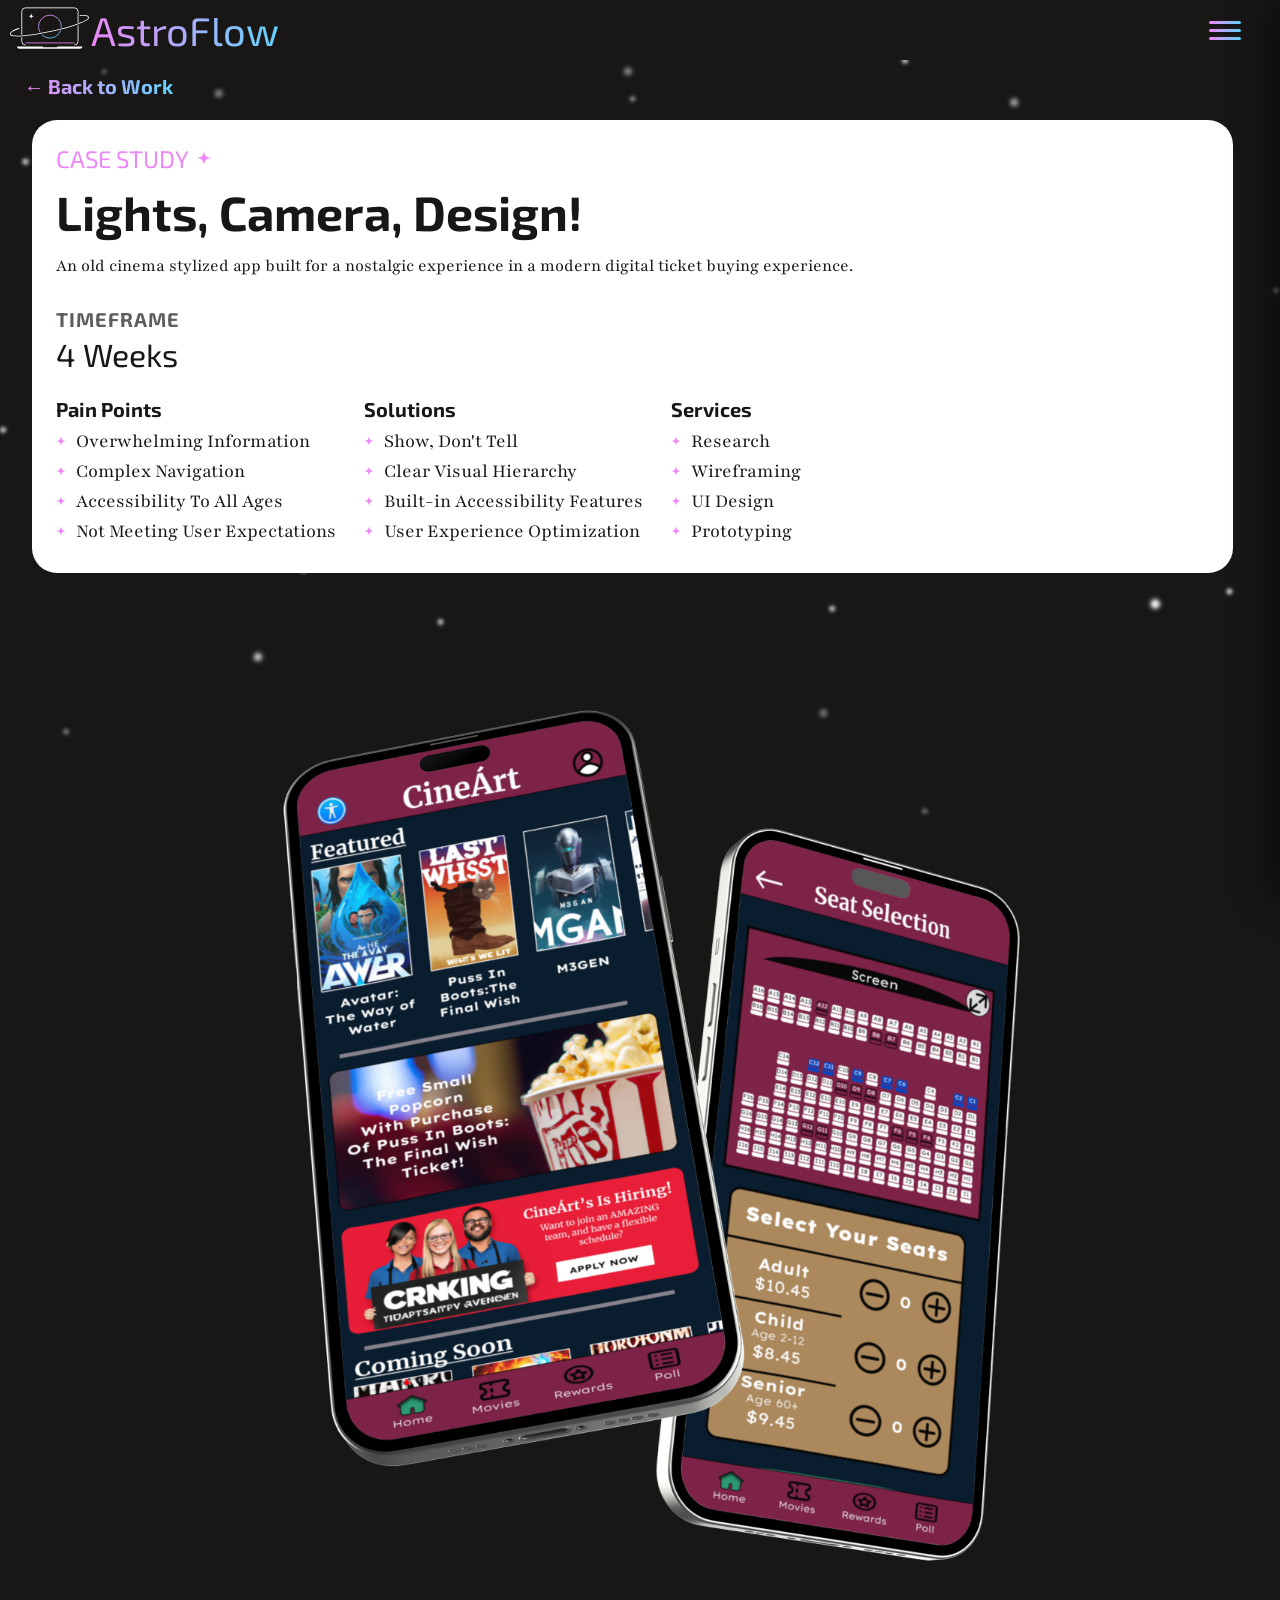
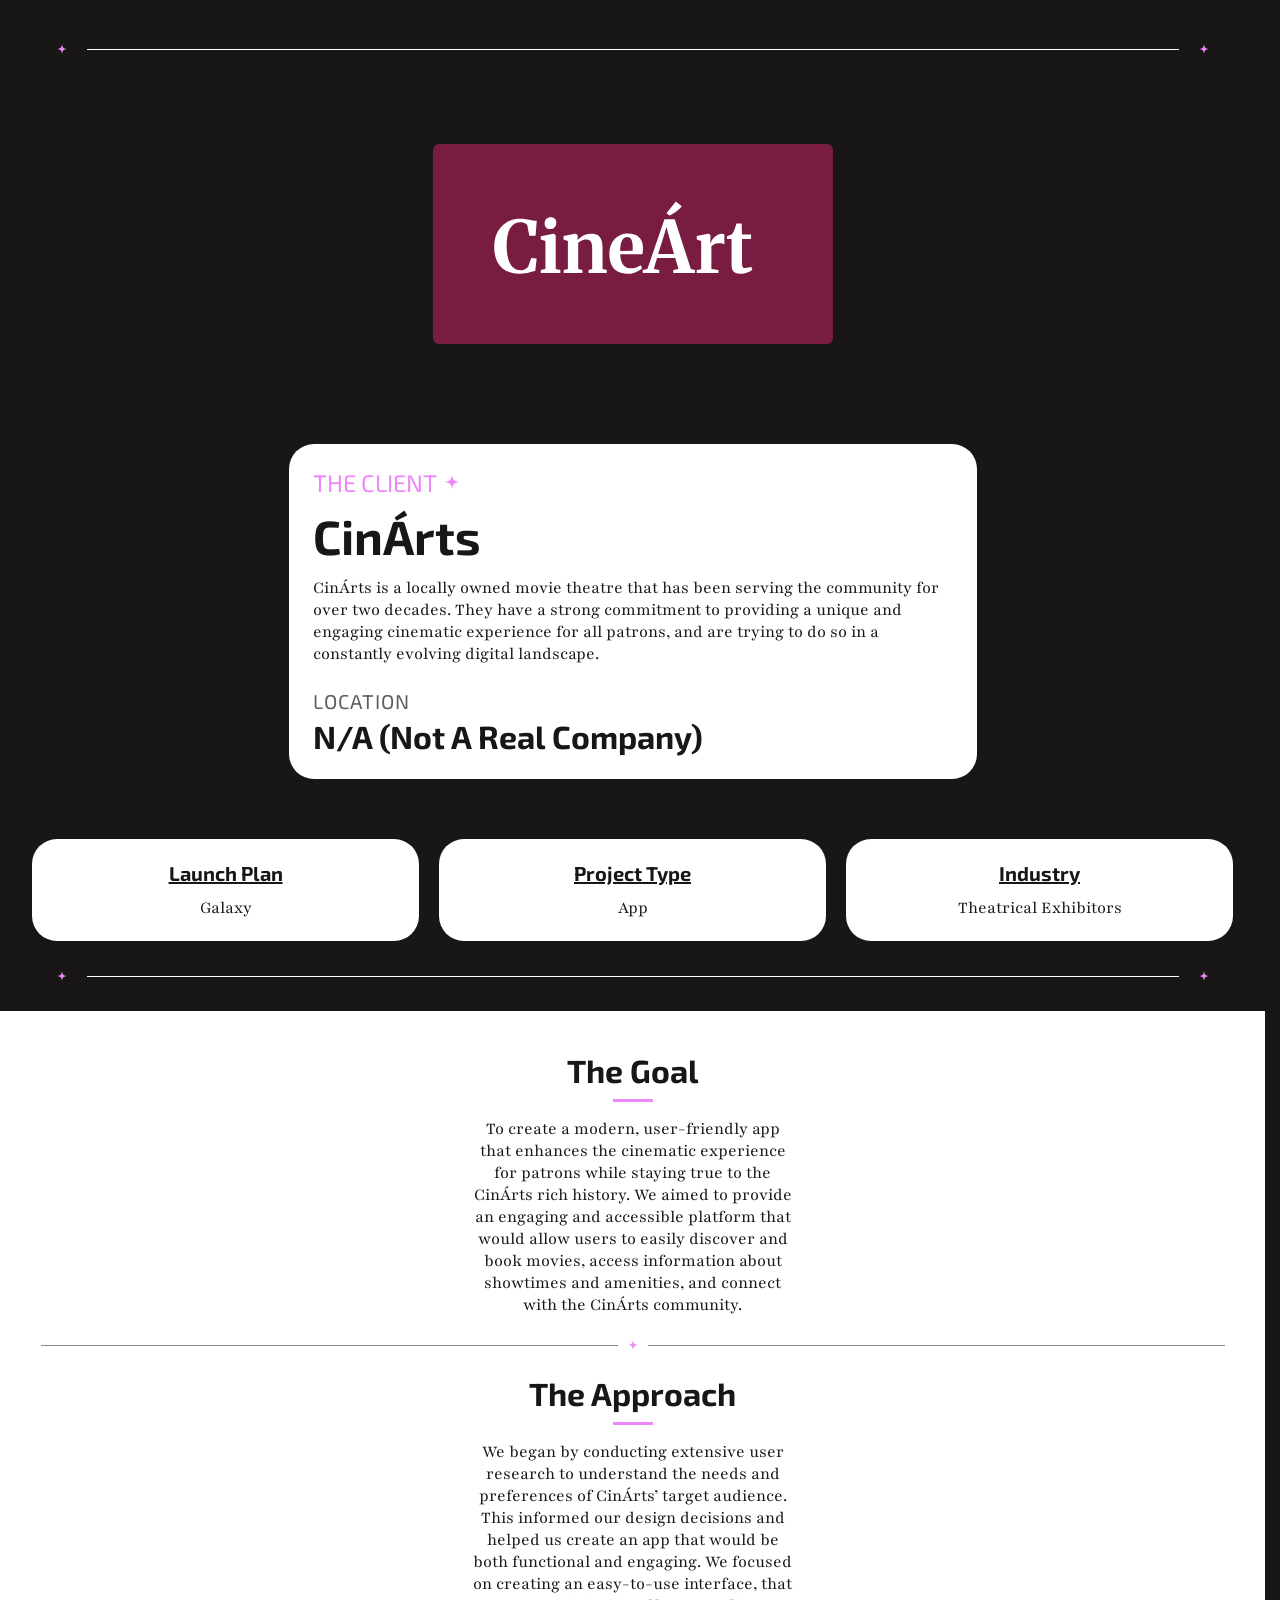
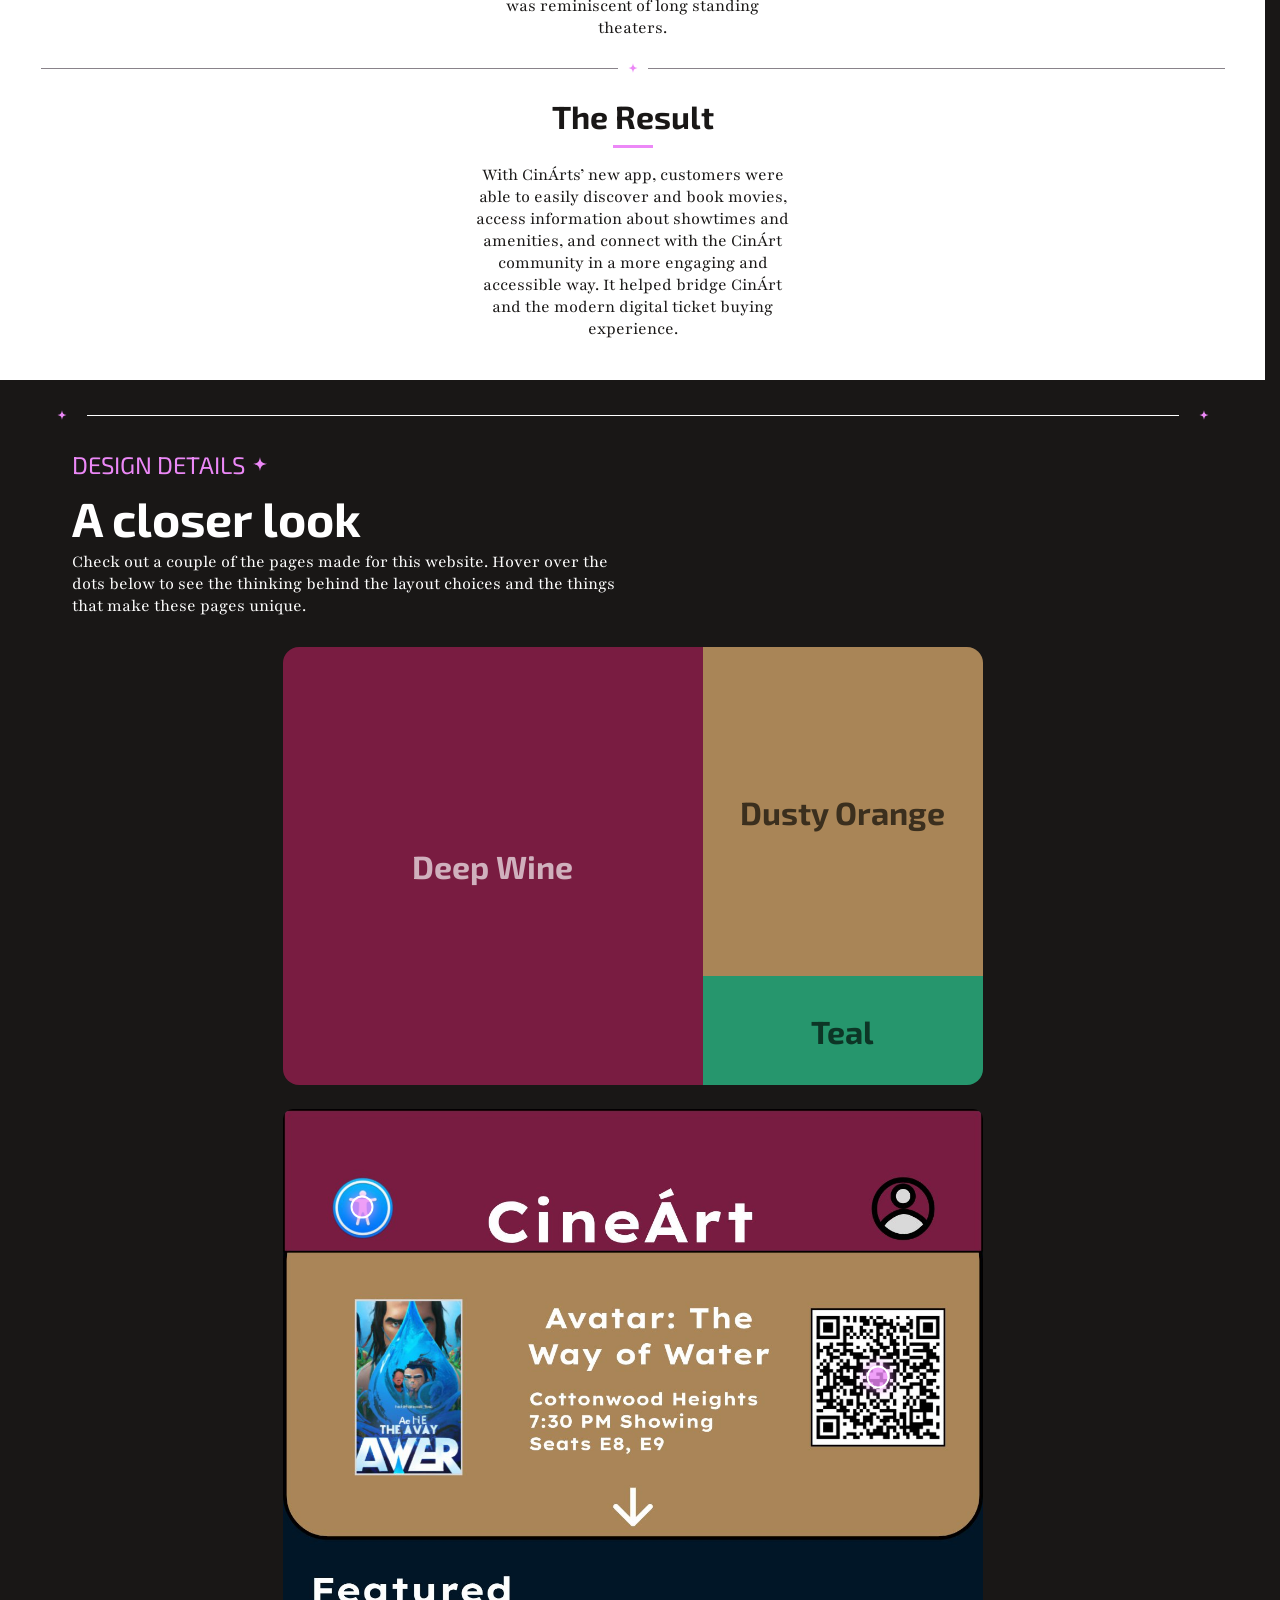
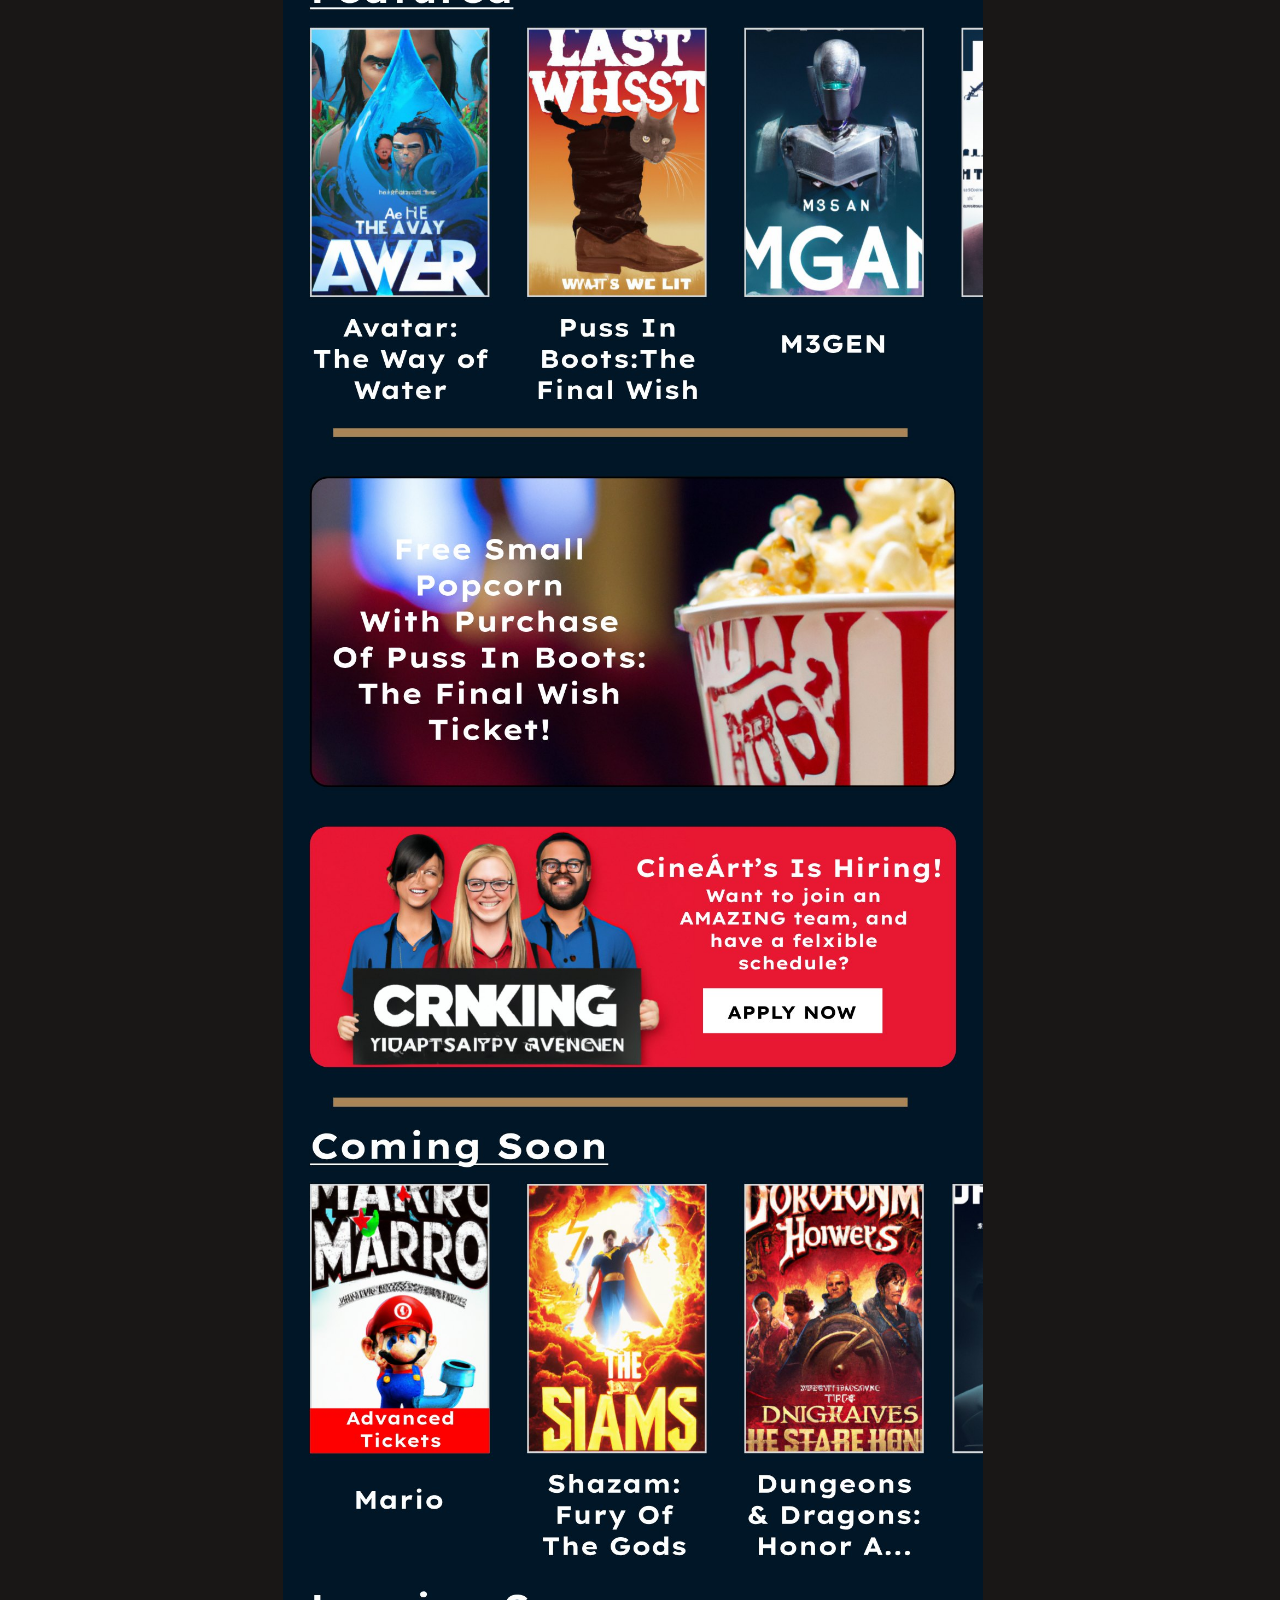
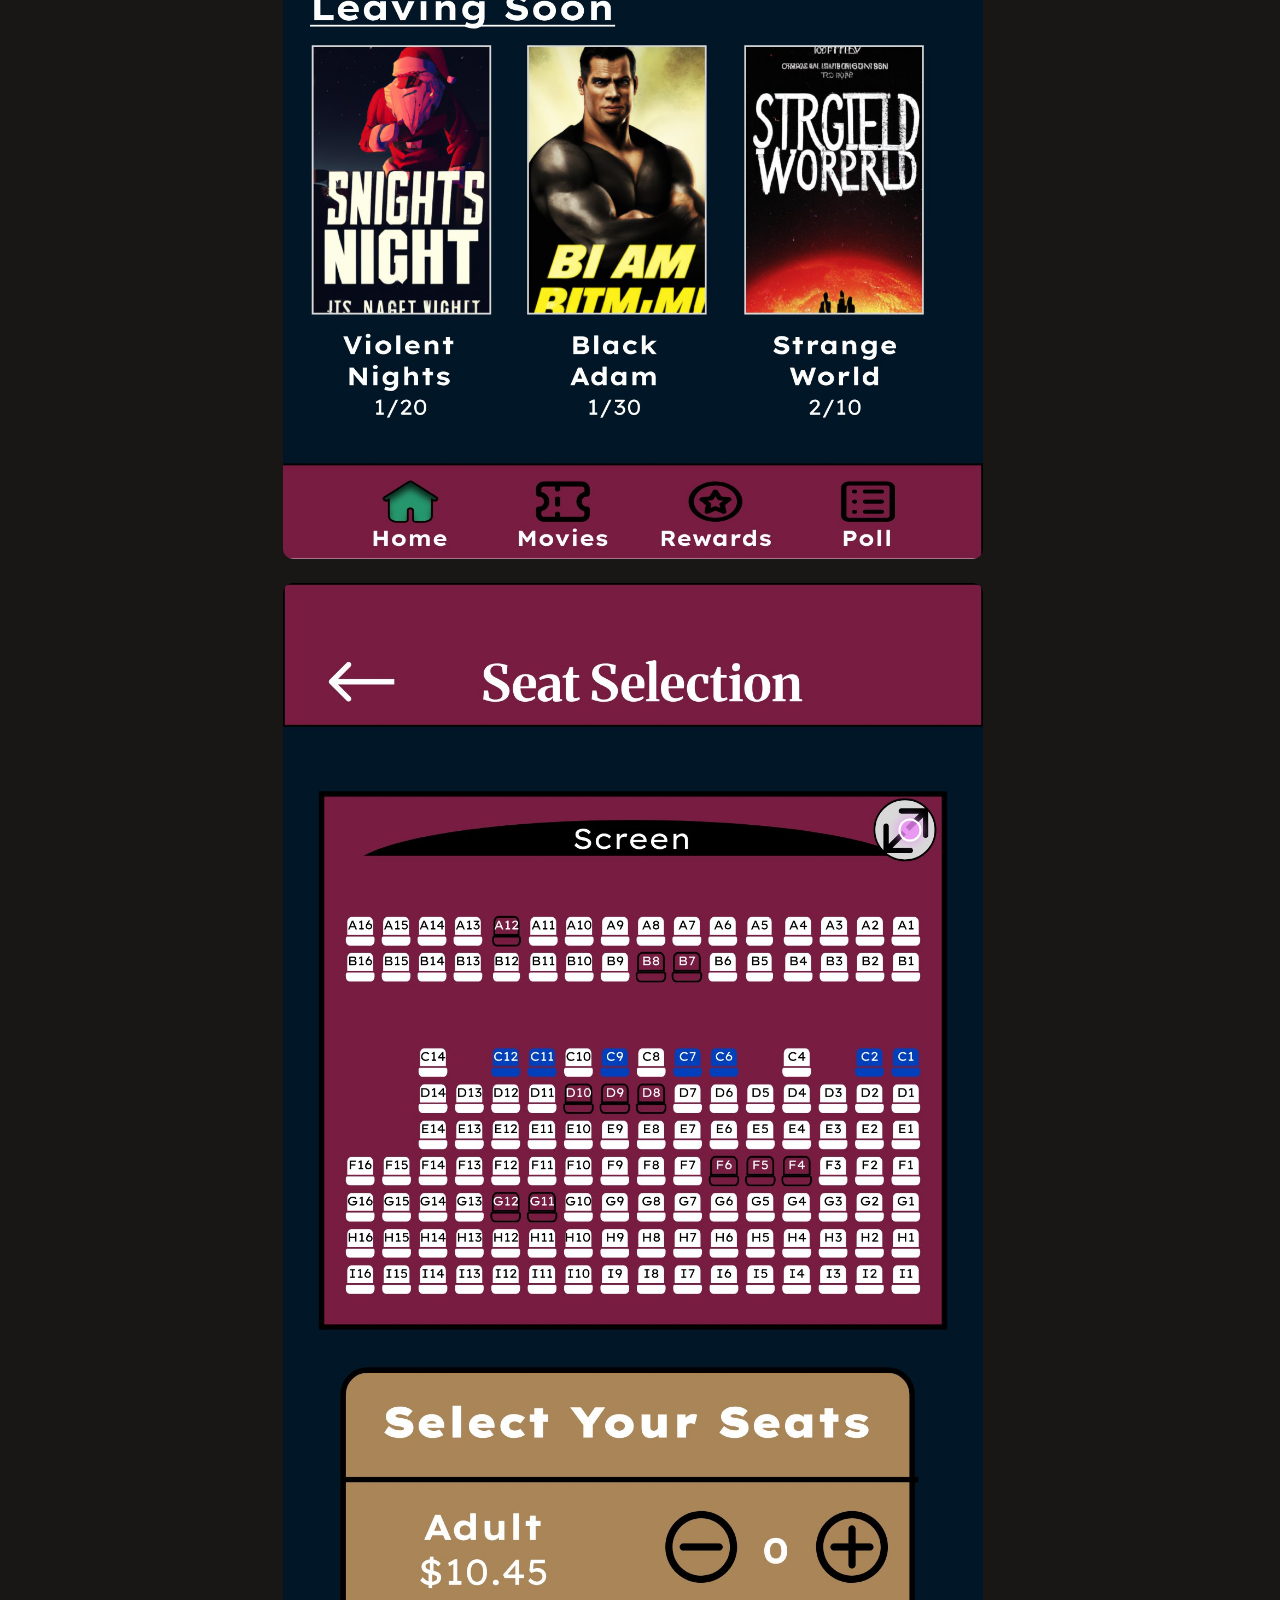
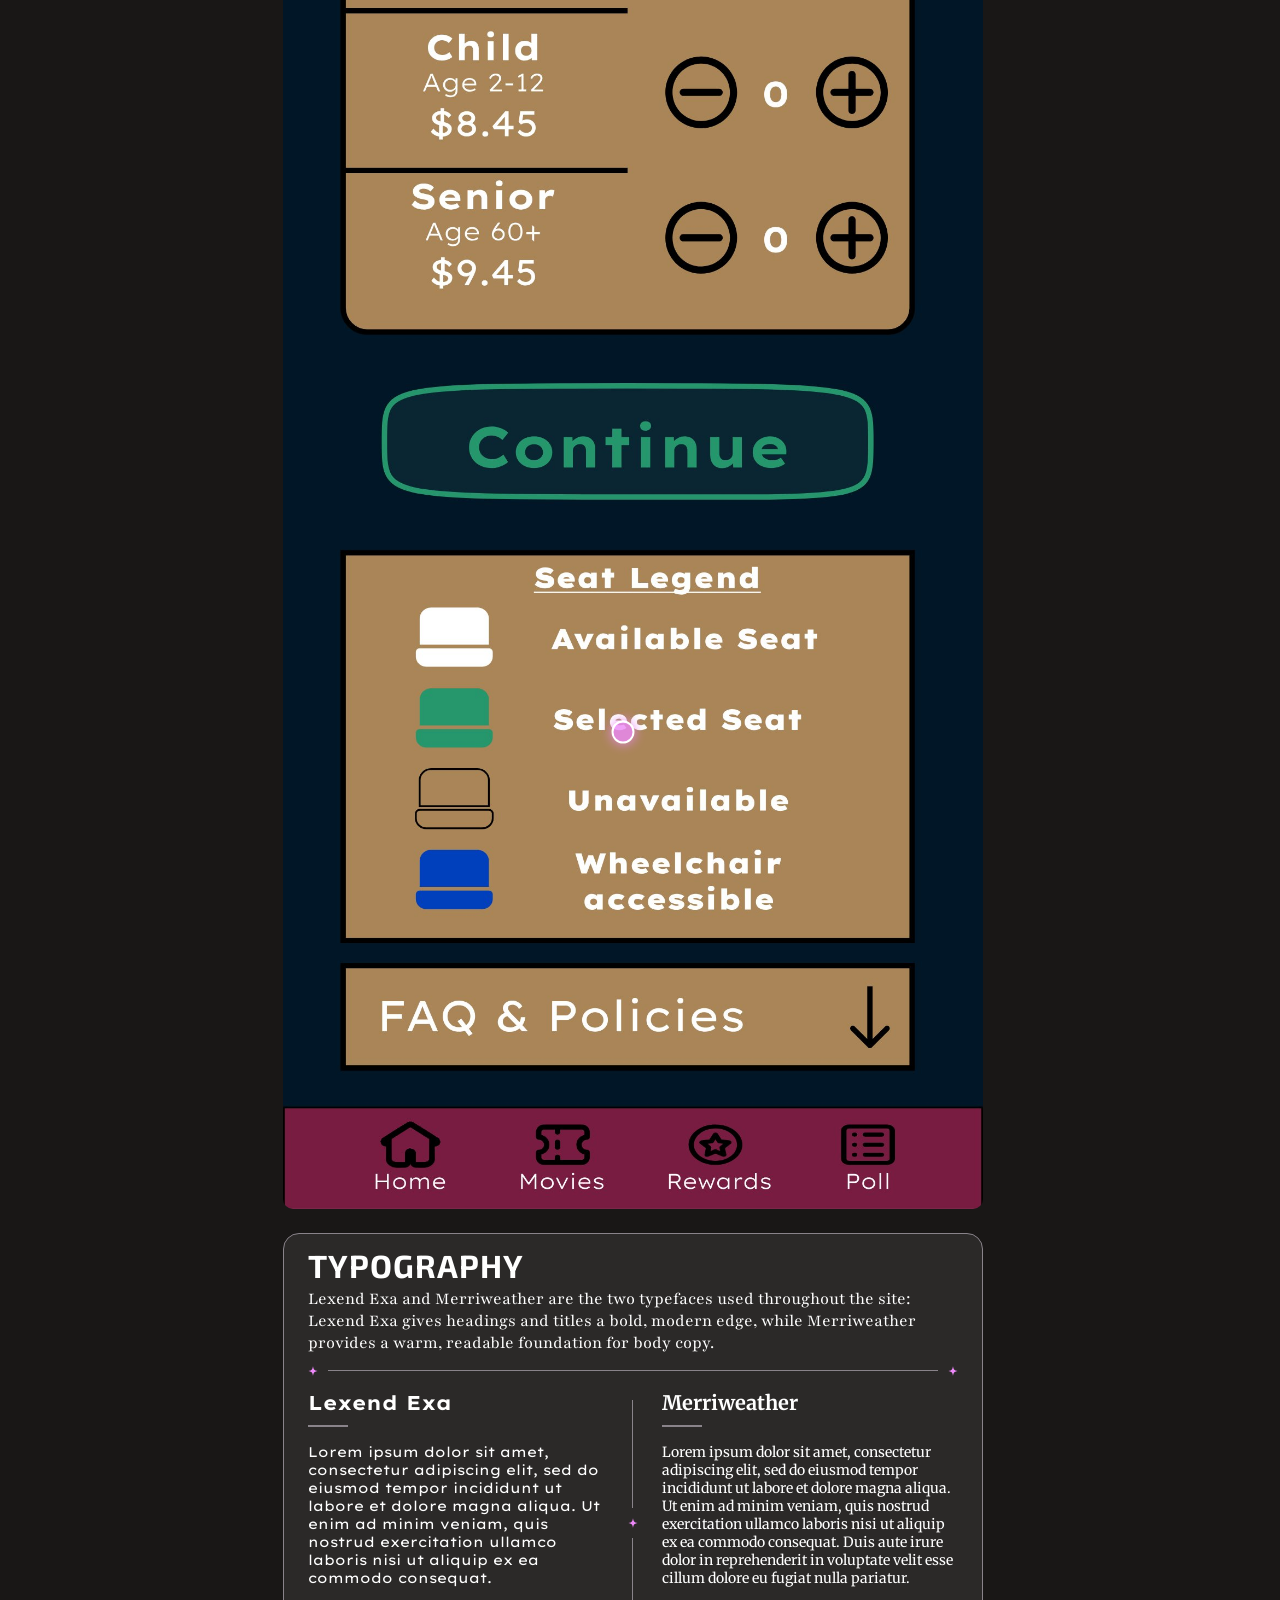
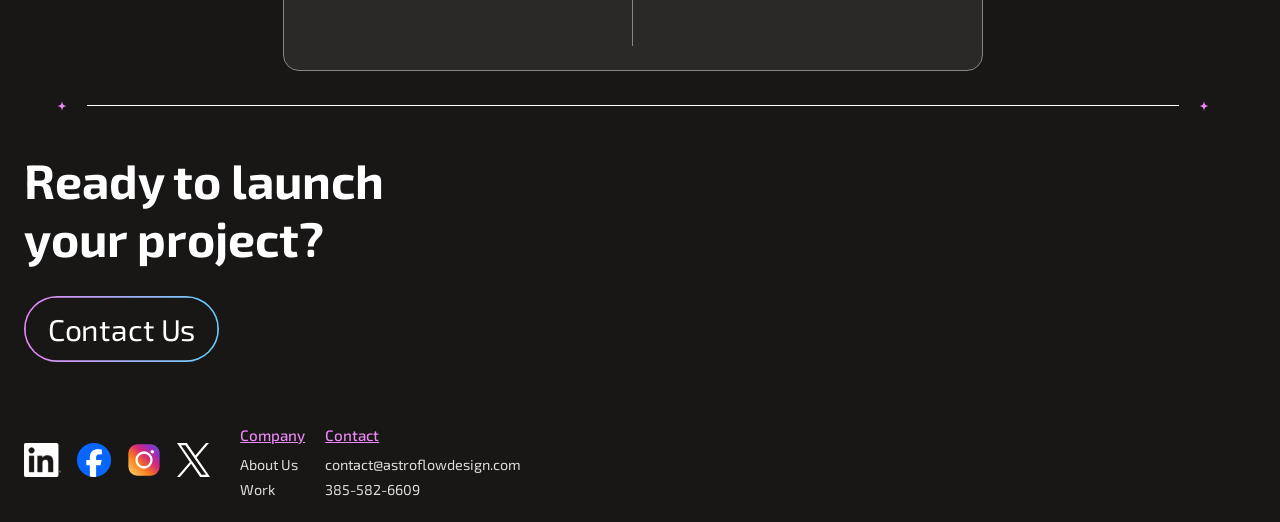
<file: case-study-cinearts.html>
<!DOCTYPE html>
<html lang="en">
<head>
    <!-- Google tag (gtag.js) -->
    <script async src="https://www.googletagmanager.com/gtag/js?id=G-5488L0ESMW"></script>
    <script>
      window.dataLayer = window.dataLayer || [];
      function gtag(){dataLayer.push(arguments);}
      gtag("js", new Date());

      gtag("config", "G-5488L0ESMW");
    </script>
    <script type="text/javascript">
        (function(c,l,a,r,i,t,y){
            c[a]=c[a]||function(){(c[a].q=c[a].q||[]).push(arguments)};
            t=l.createElement(r);t.async=1;t.src="https://www.clarity.ms/tag/"+i;
            y=l.getElementsByTagName(r)[0];y.parentNode.insertBefore(t,y);
        })(window, document, "clarity", "script", "yeg5z2hawe");
    </script>

<meta charset="UTF-8" />
<meta name="viewport" content="width=device-width, initial-scale=1.0" />
<link rel="stylesheet" href="styles.css">
<link rel="icon" type="image/png" href="Images/logo_fav.png">
<link rel="preconnect" href="https://fonts.googleapis.com">
<link rel="preconnect" href="https://fonts.gstatic.com" crossorigin>
<link href="https://fonts.googleapis.com/css2?family=Exo+2:ital,wght@0,100..900;1,100..900&family=Playfair:ital,opsz,wght@0,5..1200,300..900;1,5..1200,300..900&display=swap" rel="stylesheet">
<link href="https://fonts.googleapis.com/css2?family=Lexend+Exa:wght@100..900&family=Merriweather:ital,opsz,wght@0,18..144,300..900;1,18..144,300..900&display=swap" rel="stylesheet">
<title>CinArts Case Study | Movie Theater App Design | AstroFlow</title>
<meta name="description" content="See how AstroFlow designed CinArts, an accessible ticket-buying app with an old-timey cinema look, built for a locally owned movie theater.">
<link rel="canonical" href="https://astroflowdesign.com/case-study-cinearts.html">

<meta property="og:type" content="article">
<meta property="og:site_name" content="AstroFlow">
<meta property="og:title" content="CinArts Case Study | Movie Theater App Design | AstroFlow">
<meta property="og:description" content="See how AstroFlow designed CinArts, an accessible ticket-buying app with an old-timey cinema look, built for a locally owned movie theater.">
<meta property="og:url" content="https://astroflowdesign.com/case-study-cinearts.html">
<meta property="og:image" content="https://astroflowdesign.com/Images/cineart_logo.svg">

<meta name="twitter:card" content="summary_large_image">
<meta name="twitter:title" content="CinArts Case Study | Movie Theater App Design | AstroFlow">
<meta name="twitter:description" content="See how AstroFlow designed CinArts, an accessible ticket-buying app with an old-timey cinema look, built for a locally owned movie theater.">
<meta name="twitter:image" content="https://astroflowdesign.com/Images/cineart_logo.svg">

<script type="application/ld+json">
{
  "@context": "https://schema.org",
  "@type": "CreativeWork",
  "name": "CinArts Case Study",
  "url": "https://astroflowdesign.com/case-study-cinearts.html",
  "genre": "Web Design Case Study",
  "about": "An old cinema stylized app built for a nostalgic experience in a modern digital ticket-buying experience.",
  "creator": { "@id": "https://astroflowdesign.com/#agency" },
  "image": "https://astroflowdesign.com/Images/cineart_logo.svg"
}
</script>

<script type="application/ld+json">
{
  "@context": "https://schema.org",
  "@type": "BreadcrumbList",
  "itemListElement": [
    { "@type": "ListItem", "position": 1, "name": "Home", "item": "https://astroflowdesign.com/" },
    { "@type": "ListItem", "position": 2, "name": "Work", "item": "https://astroflowdesign.com/work.html" },
    { "@type": "ListItem", "position": 3, "name": "CinArts Case Study", "item": "https://astroflowdesign.com/case-study-cinearts.html" }
  ]
}
</script>
</head>

<body>

    <svg class="starfield" viewBox="0 0 1440 900" preserveAspectRatio="xMidYMid slice">
      <defs>
        <filter id="circleGlow" x="-200%" y="-200%" width="500%" height="500%">
          <feGaussianBlur in="SourceGraphic" stdDeviation="10" result="blurred"/>
          <feDropShadow in="blurred" dx="0" dy="0" stdDeviation="15" flood-color="#ffffff" flood-opacity="0.5"/>
        </filter>
        <symbol id="star4" viewBox="-50 -50 100 100" overflow="visible">
          <circle cx="0" cy="0" r="15" fill="white" filter="url(#circleGlow)"/>
        </symbol>
        <filter id="starGlow" x="-60%" y="-60%" width="220%" height="220%">
          <feGaussianBlur in="SourceGraphic" stdDeviation="0.6" result="blur"/>
          <feMerge><feMergeNode in="blur"/><feMergeNode in="SourceGraphic"/></feMerge>
        </filter>
        <filter id="planetBackdropColor" color-interpolation-filters="sRGB">
          <feFlood flood-color="#191716" result="flood"/>
          <feComposite in="flood" in2="SourceGraphic" operator="in"/>
        </filter>
      </defs>
      <g filter="url(#starGlow)">
        <g class="star-layer" data-speed="0.06">
          <!-- far layer: small, dim, plentiful (compressed toward a shared size band) -->
          <use href="#star4" width="2.4" height="2.4" transform="translate(40,120) rotate(10) scale(6.72)" opacity="0.45"><animate attributeName="opacity" values="0.45;0.07;0.45" dur="2.8s" begin="0.2s" repeatCount="indefinite"/></use>
          <use href="#star4" width="2.4" height="2.4" transform="translate(180,60) rotate(25) scale(7.19)" opacity="0.55"><animate attributeName="opacity" values="0.55;0.08;0.55" dur="3.4s" begin="1.5s" repeatCount="indefinite"/></use>
          <use href="#star4" width="2.4" height="2.4" transform="translate(310,220) rotate(40) scale(6.85)" opacity="0.4"><animate attributeName="opacity" values="0.4;0.06;0.4" dur="4.1s" begin="3.0s" repeatCount="indefinite"/></use>
          <use href="#star4" width="2.4" height="2.4" transform="translate(460,40) rotate(55) scale(7.33)" opacity="0.5"><animate attributeName="opacity" values="0.5;0.08;0.5" dur="3.7s" begin="4.5s" repeatCount="indefinite"/></use>
          <use href="#star4" width="2.4" height="2.4" transform="translate(590,310) rotate(70) scale(6.99)" opacity="0.6"><animate attributeName="opacity" values="0.6;0.09;0.6" dur="2.6s" begin="0.8s" repeatCount="indefinite"/></use>
          <use href="#star4" width="2.4" height="2.4" transform="translate(720,90) rotate(85) scale(6.79)" opacity="0.42"><animate attributeName="opacity" values="0.42;0.06;0.42" dur="4.5s" begin="2.2s" repeatCount="indefinite"/></use>
          <use href="#star4" width="2.4" height="2.4" transform="translate(850,260) rotate(5) scale(7.26)" opacity="0.48"><animate attributeName="opacity" values="0.48;0.07;0.48" dur="3.2s" begin="5.1s" repeatCount="indefinite"/></use>
          <use href="#star4" width="2.4" height="2.4" transform="translate(980,50) rotate(20) scale(6.92)" opacity="0.52"><animate attributeName="opacity" values="0.52;0.08;0.52" dur="3.9s" begin="3.7s" repeatCount="indefinite"/></use>
          <use href="#star4" width="2.4" height="2.4" transform="translate(1110,340) rotate(35) scale(7.39)" opacity="0.38"><animate attributeName="opacity" values="0.38;0.06;0.38" dur="2.9s" begin="1.1s" repeatCount="indefinite"/></use>
          <use href="#star4" width="2.4" height="2.4" transform="translate(1240,120) rotate(50) scale(7.06)" opacity="0.58"><animate attributeName="opacity" values="0.58;0.09;0.58" dur="4.3s" begin="4.9s" repeatCount="indefinite"/></use>
          <use href="#star4" width="2.4" height="2.4" transform="translate(1360,280) rotate(65) scale(6.65)" opacity="0.44"><animate attributeName="opacity" values="0.44;0.07;0.44" dur="3.6s" begin="0.5s" repeatCount="indefinite"/></use>
          <use href="#star4" width="2.4" height="2.4" transform="translate(90,420) rotate(80) scale(7.12)" opacity="0.5"><animate attributeName="opacity" values="0.5;0.08;0.5" dur="2.7s" begin="2.8s" repeatCount="indefinite"/></use>
          <use href="#star4" width="2.4" height="2.4" transform="translate(230,480) rotate(12) scale(7.46)" opacity="0.46"><animate attributeName="opacity" values="0.46;0.07;0.46" dur="4.0s" begin="5.5s" repeatCount="indefinite"/></use>
          <use href="#star4" width="2.4" height="2.4" transform="translate(380,560) rotate(27) scale(6.85)" opacity="0.55"><animate attributeName="opacity" values="0.55;0.08;0.55" dur="3.3s" begin="1.8s" repeatCount="indefinite"/></use>
          <use href="#star4" width="2.4" height="2.4" transform="translate(520,610) rotate(42) scale(7.06)" opacity="0.4"><animate attributeName="opacity" values="0.4;0.06;0.4" dur="4.8s" begin="3.4s" repeatCount="indefinite"/></use>
          <use href="#star4" width="2.4" height="2.4" transform="translate(650,470) rotate(57) scale(6.72)" opacity="0.5"><animate attributeName="opacity" values="0.5;0.08;0.5" dur="2.5s" begin="0.9s" repeatCount="indefinite"/></use>
          <use href="#star4" width="2.4" height="2.4" transform="translate(790,540) rotate(72) scale(7.26)" opacity="0.42"><animate attributeName="opacity" values="0.42;0.06;0.42" dur="3.8s" begin="4.2s" repeatCount="indefinite"/></use>
          <use href="#star4" width="2.4" height="2.4" transform="translate(920,600) rotate(87) scale(6.92)" opacity="0.6"><animate attributeName="opacity" values="0.6;0.09;0.6" dur="4.2s" begin="2.5s" repeatCount="indefinite"/></use>
          <use href="#star4" width="2.4" height="2.4" transform="translate(1050,460) rotate(18) scale(7.33)" opacity="0.48"><animate attributeName="opacity" values="0.48;0.07;0.48" dur="3.0s" begin="5.8s" repeatCount="indefinite"/></use>
          <use href="#star4" width="2.4" height="2.4" transform="translate(1180,520) rotate(33) scale(6.99)" opacity="0.44"><animate attributeName="opacity" values="0.44;0.07;0.44" dur="4.6s" begin="1.3s" repeatCount="indefinite"/></use>
          <use href="#star4" width="2.4" height="2.4" transform="translate(1310,580) rotate(48) scale(6.79)" opacity="0.52"><animate attributeName="opacity" values="0.52;0.08;0.52" dur="2.9s" begin="3.9s" repeatCount="indefinite"/></use>
          <use href="#star4" width="2.4" height="2.4" transform="translate(150,720) rotate(63) scale(7.19)" opacity="0.38"><animate attributeName="opacity" values="0.38;0.06;0.38" dur="3.5s" begin="0.4s" repeatCount="indefinite"/></use>
          <use href="#star4" width="2.4" height="2.4" transform="translate(400,780) rotate(78) scale(7.06)" opacity="0.56"><animate attributeName="opacity" values="0.56;0.08;0.56" dur="4.4s" begin="2.1s" repeatCount="indefinite"/></use>
          <use href="#star4" width="2.4" height="2.4" transform="translate(700,750) rotate(8) scale(6.85)" opacity="0.46"><animate attributeName="opacity" values="0.46;0.07;0.46" dur="3.1s" begin="4.7s" repeatCount="indefinite"/></use>
          <use href="#star4" width="2.4" height="2.4" transform="translate(1000,800) rotate(22) scale(7.12)" opacity="0.5"><animate attributeName="opacity" values="0.5;0.08;0.5" dur="3.9s" begin="1.6s" repeatCount="indefinite"/></use>
        </g>
        <g class="star-layer" data-speed="0.16">
          <!-- mid layer: medium size/brightness (compressed toward a shared size band) -->
          <use href="#star4" width="2.4" height="2.4" transform="translate(100,150) rotate(20) scale(7.66)" opacity="0.6"><animate attributeName="opacity" values="0.6;0.09;0.6" dur="3.0s" begin="0.5s" repeatCount="indefinite"/></use>
          <use href="#star4" width="2.4" height="2.4" transform="translate(300,80) rotate(50) scale(8.0)" opacity="0.65"><animate attributeName="opacity" values="0.65;0.1;0.65" dur="3.6s" begin="2.0s" repeatCount="indefinite"/></use>
          <use href="#star4" width="2.4" height="2.4" transform="translate(500,200) rotate(80) scale(7.87)" opacity="0.55"><animate attributeName="opacity" values="0.55;0.08;0.55" dur="4.2s" begin="3.5s" repeatCount="indefinite"/></use>
          <use href="#star4" width="2.4" height="2.4" transform="translate(700,60) rotate(10) scale(8.2)" opacity="0.7"><animate attributeName="opacity" values="0.7;0.1;0.7" dur="2.8s" begin="1.0s" repeatCount="indefinite"/></use>
          <use href="#star4" width="2.4" height="2.4" transform="translate(900,180) rotate(40) scale(7.73)" opacity="0.6"><animate attributeName="opacity" values="0.6;0.09;0.6" dur="3.9s" begin="4.5s" repeatCount="indefinite"/></use>
          <use href="#star4" width="2.4" height="2.4" transform="translate(1100,90) rotate(70) scale(8.07)" opacity="0.68"><animate attributeName="opacity" values="0.68;0.1;0.68" dur="3.3s" begin="0.3s" repeatCount="indefinite"/></use>
          <use href="#star4" width="2.4" height="2.4" transform="translate(1300,220) rotate(100) scale(7.93)" opacity="0.58"><animate attributeName="opacity" values="0.58;0.09;0.58" dur="4.5s" begin="2.8s" repeatCount="indefinite"/></use>
          <use href="#star4" width="2.4" height="2.4" transform="translate(200,350) rotate(25) scale(8.27)" opacity="0.72"><animate attributeName="opacity" values="0.72;0.11;0.72" dur="3.1s" begin="5.0s" repeatCount="indefinite"/></use>
          <use href="#star4" width="2.4" height="2.4" transform="translate(450,420) rotate(55) scale(7.8)" opacity="0.62"><animate attributeName="opacity" values="0.62;0.09;0.62" dur="3.7s" begin="1.5s" repeatCount="indefinite"/></use>
          <use href="#star4" width="2.4" height="2.4" transform="translate(650,380) rotate(85) scale(8.14)" opacity="0.66"><animate attributeName="opacity" values="0.66;0.1;0.66" dur="4.0s" begin="3.2s" repeatCount="indefinite"/></use>
          <use href="#star4" width="2.4" height="2.4" transform="translate(850,450) rotate(15) scale(7.66)" opacity="0.56"><animate attributeName="opacity" values="0.56;0.08;0.56" dur="2.9s" begin="0.8s" repeatCount="indefinite"/></use>
          <use href="#star4" width="2.4" height="2.4" transform="translate(1050,400) rotate(45) scale(8.0)" opacity="0.7"><animate attributeName="opacity" values="0.7;0.1;0.7" dur="3.5s" begin="4.0s" repeatCount="indefinite"/></use>
          <use href="#star4" width="2.4" height="2.4" transform="translate(1250,460) rotate(75) scale(7.87)" opacity="0.6"><animate attributeName="opacity" values="0.6;0.09;0.6" dur="4.3s" begin="2.2s" repeatCount="indefinite"/></use>
          <use href="#star4" width="2.4" height="2.4" transform="translate(350,650) rotate(105) scale(8.2)" opacity="0.64"><animate attributeName="opacity" values="0.64;0.1;0.64" dur="3.2s" begin="5.3s" repeatCount="indefinite"/></use>
          <use href="#star4" width="2.4" height="2.4" transform="translate(900,700) rotate(30) scale(7.93)" opacity="0.68"><animate attributeName="opacity" values="0.68;0.1;0.68" dur="3.8s" begin="1.8s" repeatCount="indefinite"/></use>
        </g>
        <g class="star-layer" data-speed="0.32">
          <!-- near layer: larger, fewer, brighter (compressed toward a shared size band) -->
          <use href="#star4" width="2.4" height="2.4" transform="translate(200,250) rotate(15) scale(8.68)" opacity="0.85"><animate attributeName="opacity" values="0.85;0.13;0.85" dur="3.5s" begin="0.6s" repeatCount="indefinite"/></use>
          <use href="#star4" width="2.4" height="2.4" transform="translate(500,150) rotate(45) scale(9.22)" opacity="0.9"><animate attributeName="opacity" values="0.9;0.14;0.9" dur="4.0s" begin="2.5s" repeatCount="indefinite"/></use>
          <use href="#star4" width="2.4" height="2.4" transform="translate(800,300) rotate(75) scale(8.47)" opacity="0.8"><animate attributeName="opacity" values="0.8;0.12;0.8" dur="3.2s" begin="4.0s" repeatCount="indefinite"/></use>
          <use href="#star4" width="2.4" height="2.4" transform="translate(1100,180) rotate(105) scale(9.49)" opacity="0.95"><animate attributeName="opacity" values="0.95;0.14;0.95" dur="4.5s" begin="1.2s" repeatCount="indefinite"/></use>
          <use href="#star4" width="2.4" height="2.4" transform="translate(350,500) rotate(30) scale(8.88)" opacity="0.82"><animate attributeName="opacity" values="0.82;0.12;0.82" dur="3.8s" begin="3.3s" repeatCount="indefinite"/></use>
          <use href="#star4" width="2.4" height="2.4" transform="translate(700,550) rotate(60) scale(8.61)" opacity="0.88"><animate attributeName="opacity" values="0.88;0.13;0.88" dur="4.2s" begin="0.4s" repeatCount="indefinite"/></use>
          <use href="#star4" width="2.4" height="2.4" transform="translate(1000,480) rotate(90) scale(9.35)" opacity="0.78"><animate attributeName="opacity" values="0.78;0.12;0.78" dur="3.0s" begin="2.0s" repeatCount="indefinite"/></use>
          <use href="#star4" width="2.4" height="2.4" transform="translate(1250,600) rotate(120) scale(9.01)" opacity="0.92"><animate attributeName="opacity" values="0.92;0.14;0.92" dur="3.9s" begin="4.8s" repeatCount="indefinite"/></use>
        </g>
      </g>
    </svg>

    <header>
        <nav>
            <a href="index.html">
                <img src="Images/Logo.svg" id="logo" alt="astroflow logo" />
            </a>
            <a href="index.html" id="name">AstroFlow</a>
            <div class="nav-links">
                <a href="work.html">Work</a>
                <a href="services.html">Services</a>
                <a href="about.html">About</a>
                <a href="contact.html">Contact</a>
            </div>
            <button class="hamburger" type="button" aria-label="Open menu" aria-expanded="false" aria-controls="mobile-nav">
                <span></span>
                <span></span>
                <span></span>
            </button>
        </nav>
    </header>

    <div class="mobile-nav-overlay"></div>
    <nav class="mobile-nav" id="mobile-nav">
        <button class="mobile-nav-close" type="button" aria-label="Close menu">
            <span></span>
            <span></span>
        </button>
        <a href="work.html">Work</a>
        <a href="services.html">Services</a>
        <a href="about.html">About</a>
        <a href="contact.html">Contact</a>
    </nav>

    <main>
        <a href="work.html" class="case-back text-link">&larr; Back to Work</a>

        <section class="case-hero">
            <div class="case-hero-content case-panel reveal">
                <p class="eyebrow">CASE STUDY <img src="Images/hr_star.svg" class="eyebrow-star" alt="" /></p>
                <h4>Lights, Camera, Design!</h4>
                <p class="case-summary">An old cinema stylized app built for a nostalgic experience in a modern digital ticket buying experience.</p>

                <div class="case-meta">
                    <div class="case-meta-item">
                        <h6>Timeframe</h6>
                        <h5>4 Weeks</h5>
                    </div>
                </div>

                <div class="case-lists">
                    <div class="case-list-group">
                        <h6 class="case-list-title">Pain Points</h6>
                        <ul class="case-list">
                            <li>Overwhelming Information</li>
                            <li>Complex Navigation</li>
                            <li>Accessibility To All Ages</li>
                            <li>Not Meeting User Expectations</li>
                        </ul>
                    </div>

                    <div class="case-list-group">
                        <h6 class="case-list-title">Solutions</h6>
                        <ul class="case-list">
                            <li>Show, Don't Tell</li>
                            <li>Clear Visual Hierarchy</li>
                            <li>Built-in Accessibility Features</li>
                            <li>User Experience Optimization</li>
                        </ul>
                    </div>

                    <div class="case-list-group">
                        <h6 class="case-list-title">Services</h6>
                        <ul class="case-list">
                            <li>Research</li>
                            <li>Wireframing</li>
                            <li>UI Design</li>
                            <li>Prototyping</li>
                        </ul>
                    </div>
                </div>
            </div>

            <div class="case-hero-image case-hero-image--overflow reveal-right">
                <img src="Images/cineart_device.png" alt="CineArts App Mobile View" />
            </div>
        </section>

        <div class="section-heading case-divider">
            <img src="Images/hr_star.svg" class="divider-star" alt="" />
            <span class="heading-line"></span>
            <img src="Images/hr_star.svg" class="divider-star" alt="" />
        </div>

        <section class="case-client">
            <div class="case-client-logo-box reveal-left">
                <img src="Images/cineart_logo.svg" alt="CineArts logo" class="case-client-logo case-client-logo--rounded" />
            </div>
            <div class="case-panel reveal">
                <p class="eyebrow">THE CLIENT <img src="Images/hr_star.svg" class="eyebrow-star" alt="" /></p>
                <h4>Cin&Aacute;rts</h4>
                <p class="case-client-text">Cin&Aacute;rts is a locally owned movie theatre that has been serving the community for over two decades. They have a strong commitment to providing a unique and engaging cinematic experience for all patrons, and are trying to do so in a constantly evolving digital landscape.</p>

                <div class="case-meta">
                    <div class="case-meta-item">
                        <h6>Location</h6>
                        <h5>N/A (Not A Real Company)</h5>
                    </div>
                </div>
            </div>
        </section>

        <section class="case-client-boxes">
            <div class="case-panel case-box reveal-scale">
                <h6>Launch Plan</h6>
                <p>Galaxy</p>
            </div>
            <div class="case-panel case-box reveal-scale">
                <h6>Project Type</h6>
                <p>App</p>
            </div>
            <div class="case-panel case-box reveal-scale">
                <h6>Industry</h6>
                <p>Theatrical Exhibitors</p>
            </div>
        </section>

        <div class="section-heading case-divider">
            <img src="Images/hr_star.svg" class="divider-star" alt="" />
            <span class="heading-line"></span>
            <img src="Images/hr_star.svg" class="divider-star" alt="" />
        </div>

        <section class="case-brief">
            <div class="case-panel case-brief-panel">
                <div class="case-brief-item reveal">
                    <h5>The Goal</h5>
                    <span class="step-underline"></span>
                    <p>To create a modern, user-friendly app that enhances the cinematic experience for patrons while staying true to the Cin&Aacute;rts rich history. We aimed to provide an engaging and accessible platform that would allow users to easily discover and book movies, access information about showtimes and amenities, and connect with the Cin&Aacute;rts community.</p>
                </div>

                <div class="case-brief-divider">
                    <span class="case-brief-divider-line"></span>
                    <img src="Images/hr_star.svg" class="divider-star" alt="" />
                    <span class="case-brief-divider-line"></span>
                </div>

                <div class="case-brief-item reveal">
                    <h5>The Approach</h5>
                    <span class="step-underline"></span>
                    <p>We began by conducting extensive user research to understand the needs and preferences of Cin&Aacute;rts’ target audience. This informed our design decisions and helped us create an app that would be both functional and engaging. We focused on creating an easy-to-use interface, that was reminiscent of long standing theaters.</p>
                </div>

                <div class="case-brief-divider">
                    <span class="case-brief-divider-line"></span>
                    <img src="Images/hr_star.svg" class="divider-star" alt="" />
                    <span class="case-brief-divider-line"></span>
                </div>

                <div class="case-brief-item reveal">
                    <h5>The Result</h5>
                    <span class="step-underline"></span>
                    <p>With Cin&Aacute;rts’ new app, customers were able to easily discover and book movies, access information about showtimes and amenities, and connect with the Cin&Aacute;rt community in a more engaging and accessible way. It helped bridge Cin&Aacute;rt and the modern digital ticket buying experience.</p>
                </div>
            </div>
        </section>

        <div class="section-heading case-divider">
            <img src="Images/hr_star.svg" class="divider-star" alt="" />
            <span class="heading-line"></span>
            <img src="Images/hr_star.svg" class="divider-star" alt="" />
        </div>

        <section class="case-hotspots">
            <div class="case-hotspots-header reveal-scale">
                <p class="eyebrow">DESIGN DETAILS <img src="Images/hr_star.svg" class="eyebrow-star" alt="" /></p>
                <h4>A closer look</h4>
                <p class="case-hotspots-intro">Check out a couple of the pages made for this website. Hover over the dots below to see the thinking behind the layout choices and the things that make these pages unique.</p>
            </div>

            <div class="design-detail-grid">
                <div class="design-detail-col reveal-left">
                    <div class="color-swatch">
                        <div class="swatch-60 cinearts">
                            <h5>Deep Wine</h5>
                        </div>
                        <div class="swatch-stack">
                            <div class="swatch-30 cinearts">
                                <h5>Dusty Orange</h5>
                            </div>
                            <div class="swatch-10 cinearts">
                                <h5>Teal</h5>
                            </div>
                        </div>
                    </div>

                    <div class="design-detail-photo">
                        <img src="Images/cinearts_example_1.jpg" alt="CineArts, full page detail" />

                        <button class="hotspot" style="top: 3.7%; left: 11.3%;" aria-label="Design note: prayer list">
                            <div class="hotspot-popup hotspot-popup--edge-left">
                                <strong>Accessibility</strong>
                                <p>Since accessibility was our main focus, we wanted the options for accessible features to be prominent and easy to use. We added such features such as a light mode, larger text sizes, and high contrast options.</p>
                            </div>
                        </button>

                        <button class="hotspot" style="top: 10.1%; left: 85%;" aria-label="Design note: border">
                            <div class="hotspot-popup hotspot-popup--edge-right">
                                <strong>Ticket Code</strong>
                                <p>We wanted a simple and easy process for finding your bought tickets, so we implemented a straightforward drop down with a customer's current movie ticket QR code, so no need to go searching through the app for it when you're at the ticket counter.</p>
                            </div>
                        </button>
                    </div>
                </div>

                <div class="design-detail-col reveal-right">
                    <div class="design-detail-photo">
                        <img src="Images/cinearts_example_2.jpg" alt="CineArts, full page detail" />

                        <button class="hotspot" style="top: 11.1%; left: 89.6%;" aria-label="Design note: headline typography">
                            <div class="hotspot-popup hotspot-popup--edge-right">
                                <strong>Zoom In</strong>
                                <p>Clicking seats is sometimes hard, so we added a zoom feature to make it easier for users to see which seats are available. We wanted to ensure that users could easily identify available seats without straining their eyes, and that they could pick the exact seats they wanted.</p>
                            </div>
                        </button>

                        <button class="hotspot" style="top: 78.6%; left: 48.7%;" aria-label="Design note: imagery">
                            <div class="hotspot-popup">
                                <strong>Seat Legend</strong>
                                <p>The seat legend provides a clear visual guide for users to understand the different seat types and their availability. This helps users make informed decisions about which seats to select.</p>
                            </div>
                        </button>
                    </div>

                    <div class="font-sample-box">
                        <div class="font-sample-title">
                            <h5>Typography</h5>
                            <p>Lexend Exa and Merriweather are the two typefaces used throughout the site: Lexend Exa gives headings and titles a bold, modern edge, while Merriweather provides a warm, readable foundation for body copy.</p>
                        </div>

                        <div class="font-sample-title-divider">
                            <img src="Images/hr_star.svg" class="divider-star" alt="" />
                            <span class="font-sample-title-divider-line"></span>
                            <img src="Images/hr_star.svg" class="divider-star" alt="" />
                        </div>

                        <div class="font-sample-row">
                        <div class="font-sample font-sample-lexend">
                            <h6>Lexend Exa</h6>
                            <span class="font-sample-divider"></span>
                            <p>Lorem ipsum dolor sit amet, consectetur adipiscing elit, sed do eiusmod tempor incididunt ut labore et dolore magna aliqua. Ut enim ad minim veniam, quis nostrud exercitation ullamco laboris nisi ut aliquip ex ea commodo consequat.</p>
                        </div>

                        <div class="font-sample-box-divider">
                            <span class="font-sample-box-divider-line"></span>
                            <img src="Images/hr_star.svg" class="divider-star" alt="" />
                            <span class="font-sample-box-divider-line"></span>
                        </div>

                        <div class="font-sample font-sample-merriweather">
                            <h6>Merriweather</h6>
                            <span class="font-sample-divider"></span>
                            <p>Lorem ipsum dolor sit amet, consectetur adipiscing elit, sed do eiusmod tempor incididunt ut labore et dolore magna aliqua. Ut enim ad minim veniam, quis nostrud exercitation ullamco laboris nisi ut aliquip ex ea commodo consequat. Duis aute irure dolor in reprehenderit in voluptate velit esse cillum dolore eu fugiat nulla pariatur.</p>
                        </div>
                        </div>
                    </div>
                </div>
            </div>
        </section>

        <div class="section-heading case-divider">
            <img src="Images/hr_star.svg" class="divider-star" alt="" />
            <span class="heading-line"></span>
            <img src="Images/hr_star.svg" class="divider-star" alt="" />
        </div>

        <div class="work-end">
            <h4>Ready to launch<br>your project?</h4>
            <a href="contact.html" class="nrml-btn">Contact Us</a>
        </div>
    </main>

    <footer>
        <div class="footer-brand">
            <div class="socials">
                <a href="https://www.linkedin.com/company/143523968/admin/dashboard/" target="_blank" rel="noopener noreferrer" aria-label="LinkedIn"><img src="Images/linkdin.svg" alt="" /></a>
                <a href="https://www.facebook.com/profile.php?id=61590307380702" target="_blank" rel="noopener noreferrer" aria-label="Facebook"><img src="Images/facebook.svg" alt="" /></a>
                <a href="https://www.instagram.com/astro.flow.design/" target="_blank" rel="noopener noreferrer" aria-label="Instagram"><img src="Images/instagram.svg" alt="" /></a>
                <a href="https://x.com/AstroFlowuru1" target="_blank" rel="noopener noreferrer" aria-label="X"><img src="Images/x-logo.svg" alt="" /></a>
            </div>
        </div>

        <div class="footer-cols">
        <div class="footer-col">
            <h4>Company</h4>
            <a href="about.html">About Us</a>
            <a href="work.html">Work</a>
        </div>

        <div class="footer-col">
            <h4>Contact</h4>
            <a href="mailto:contact@astroflowdesign.com">contact@astroflowdesign.com</a>
            <a href="tel:3855826609">385-582-6609</a>
        </div>
        </div>
    </footer>

    <script src="script.js"></script>
</body>
</html>
</file>
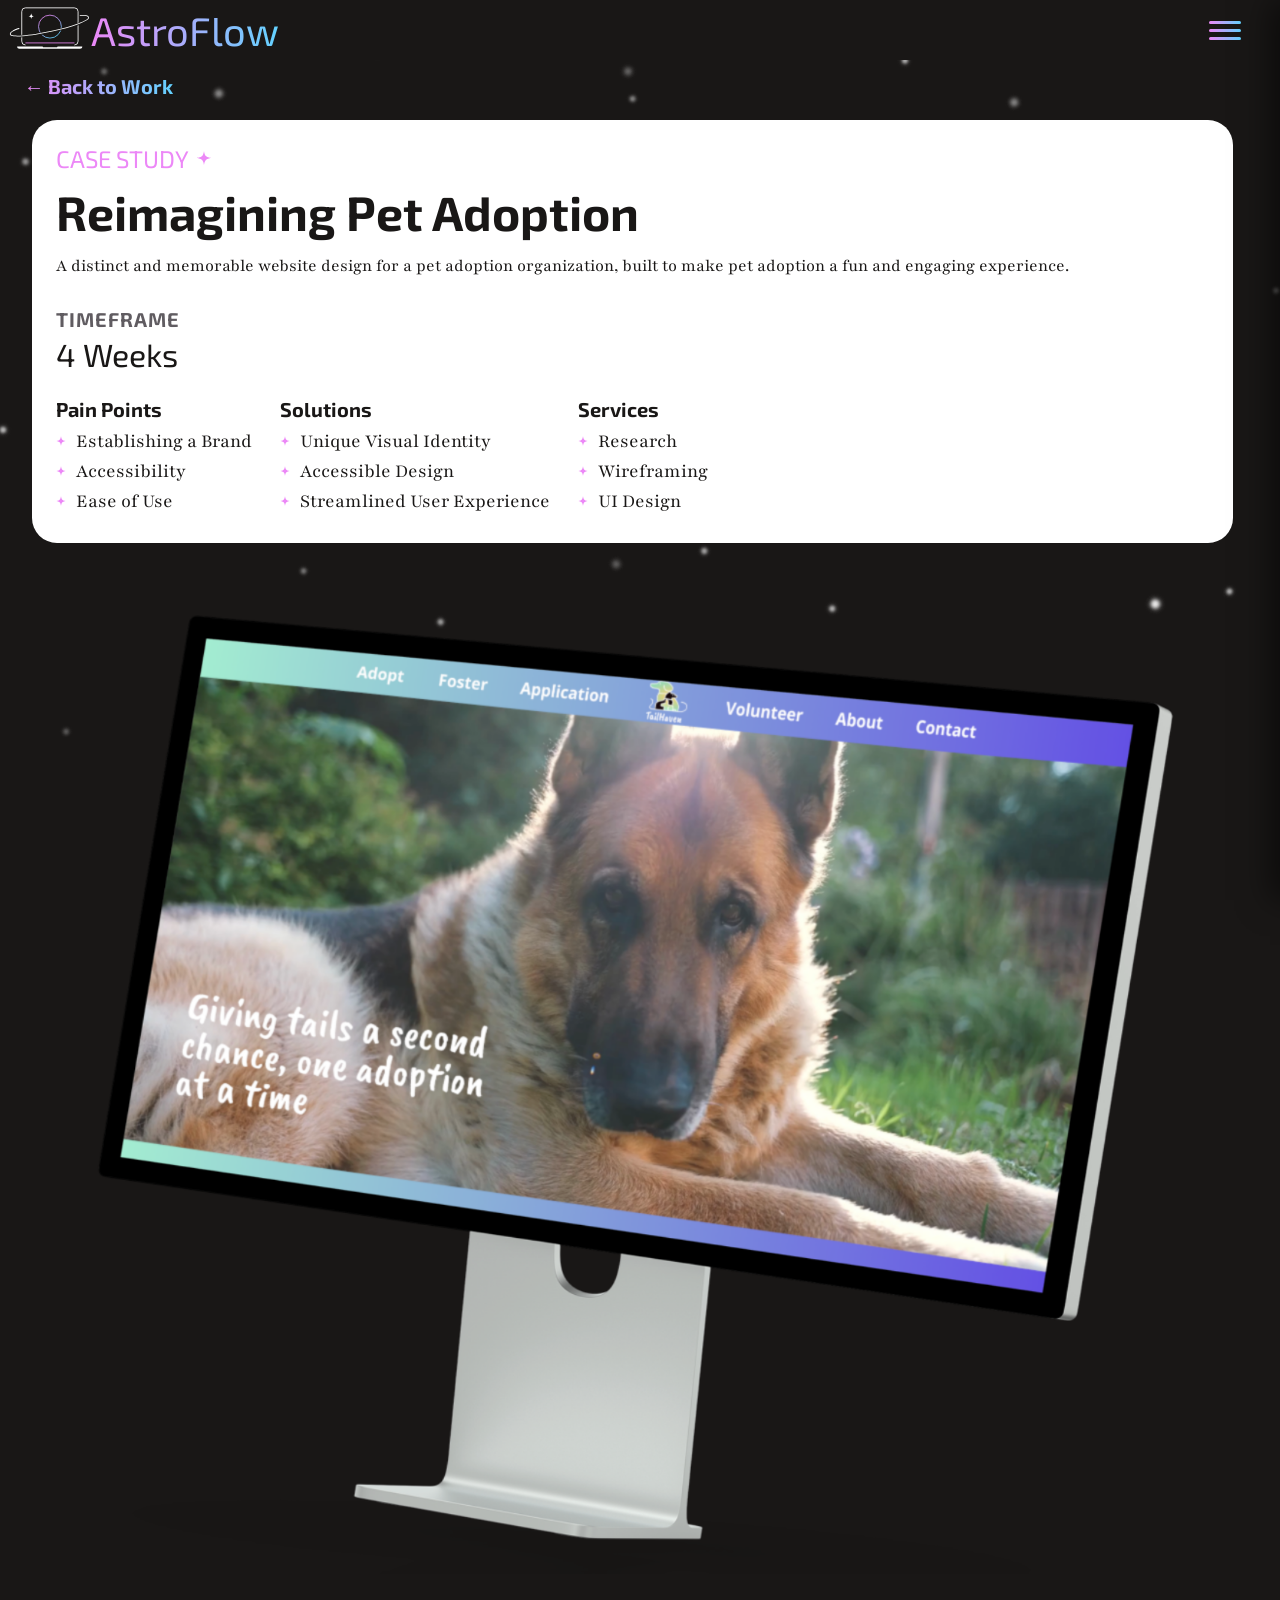
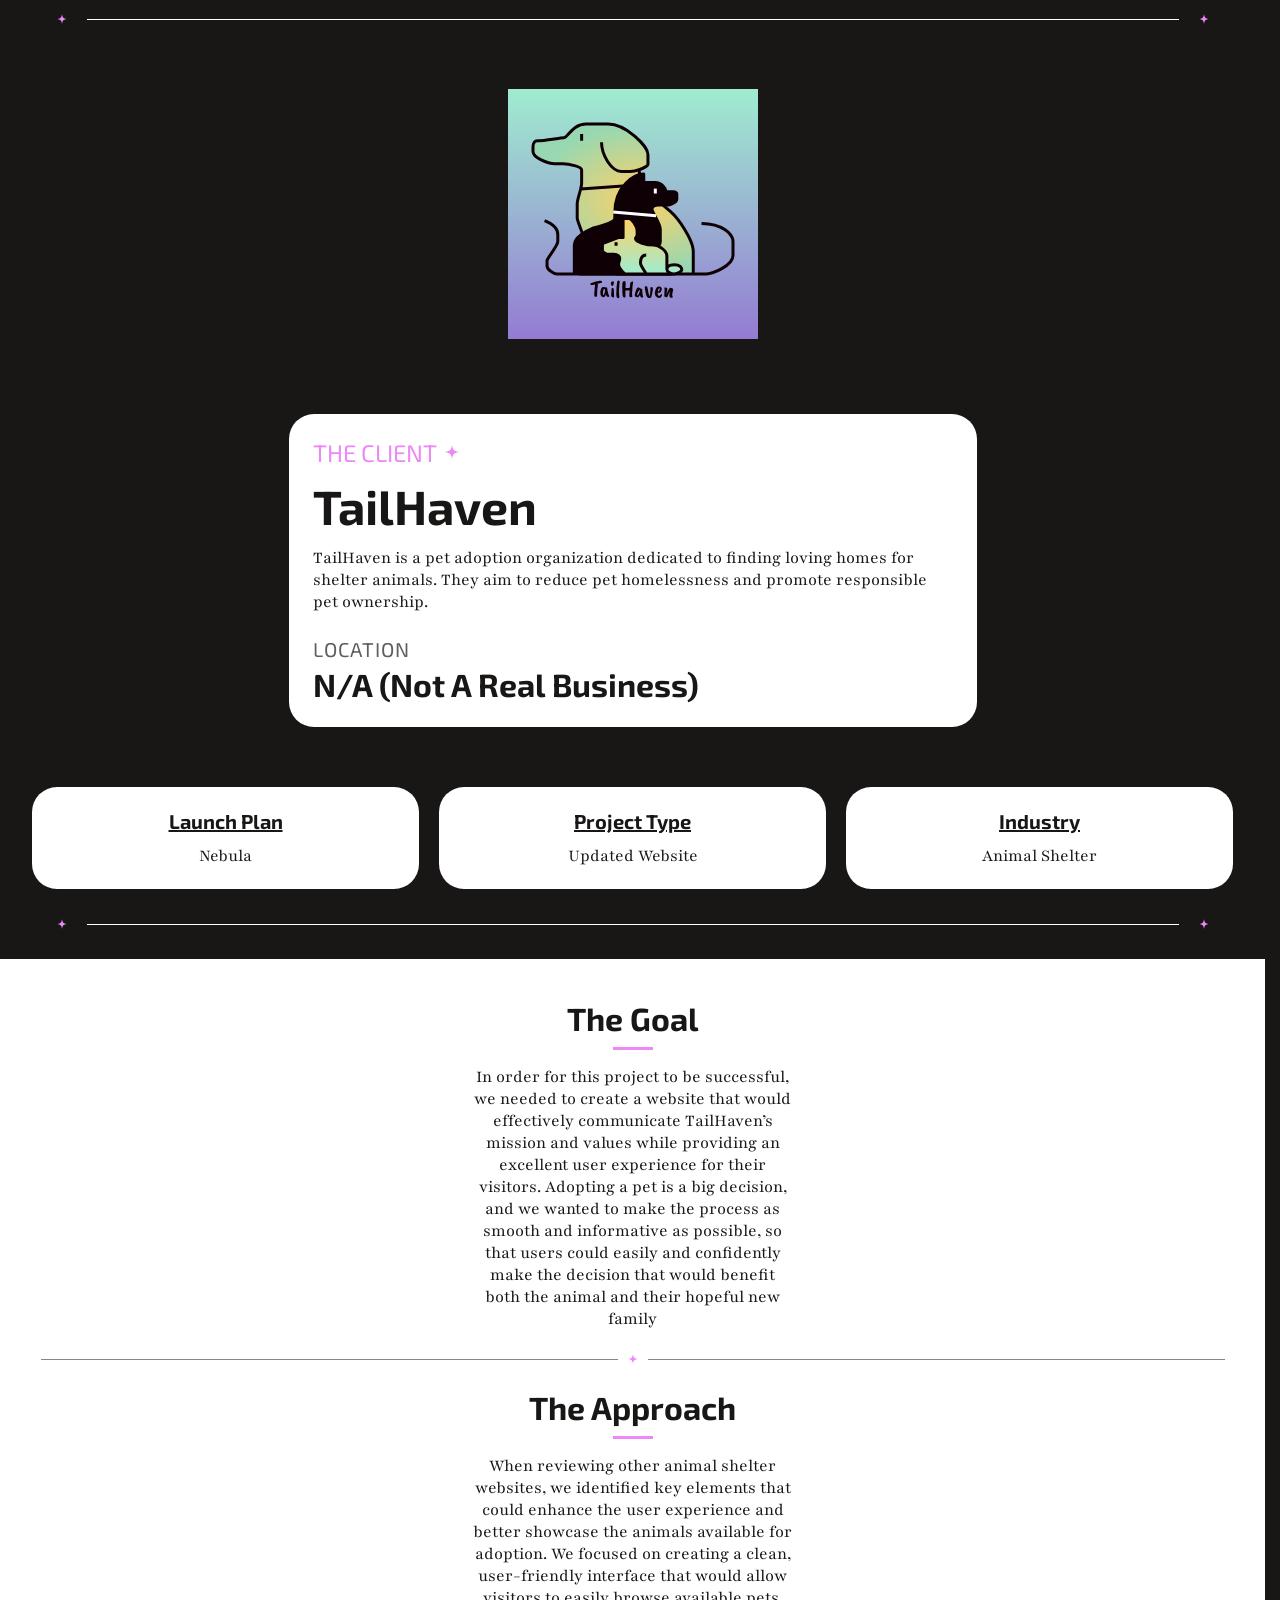
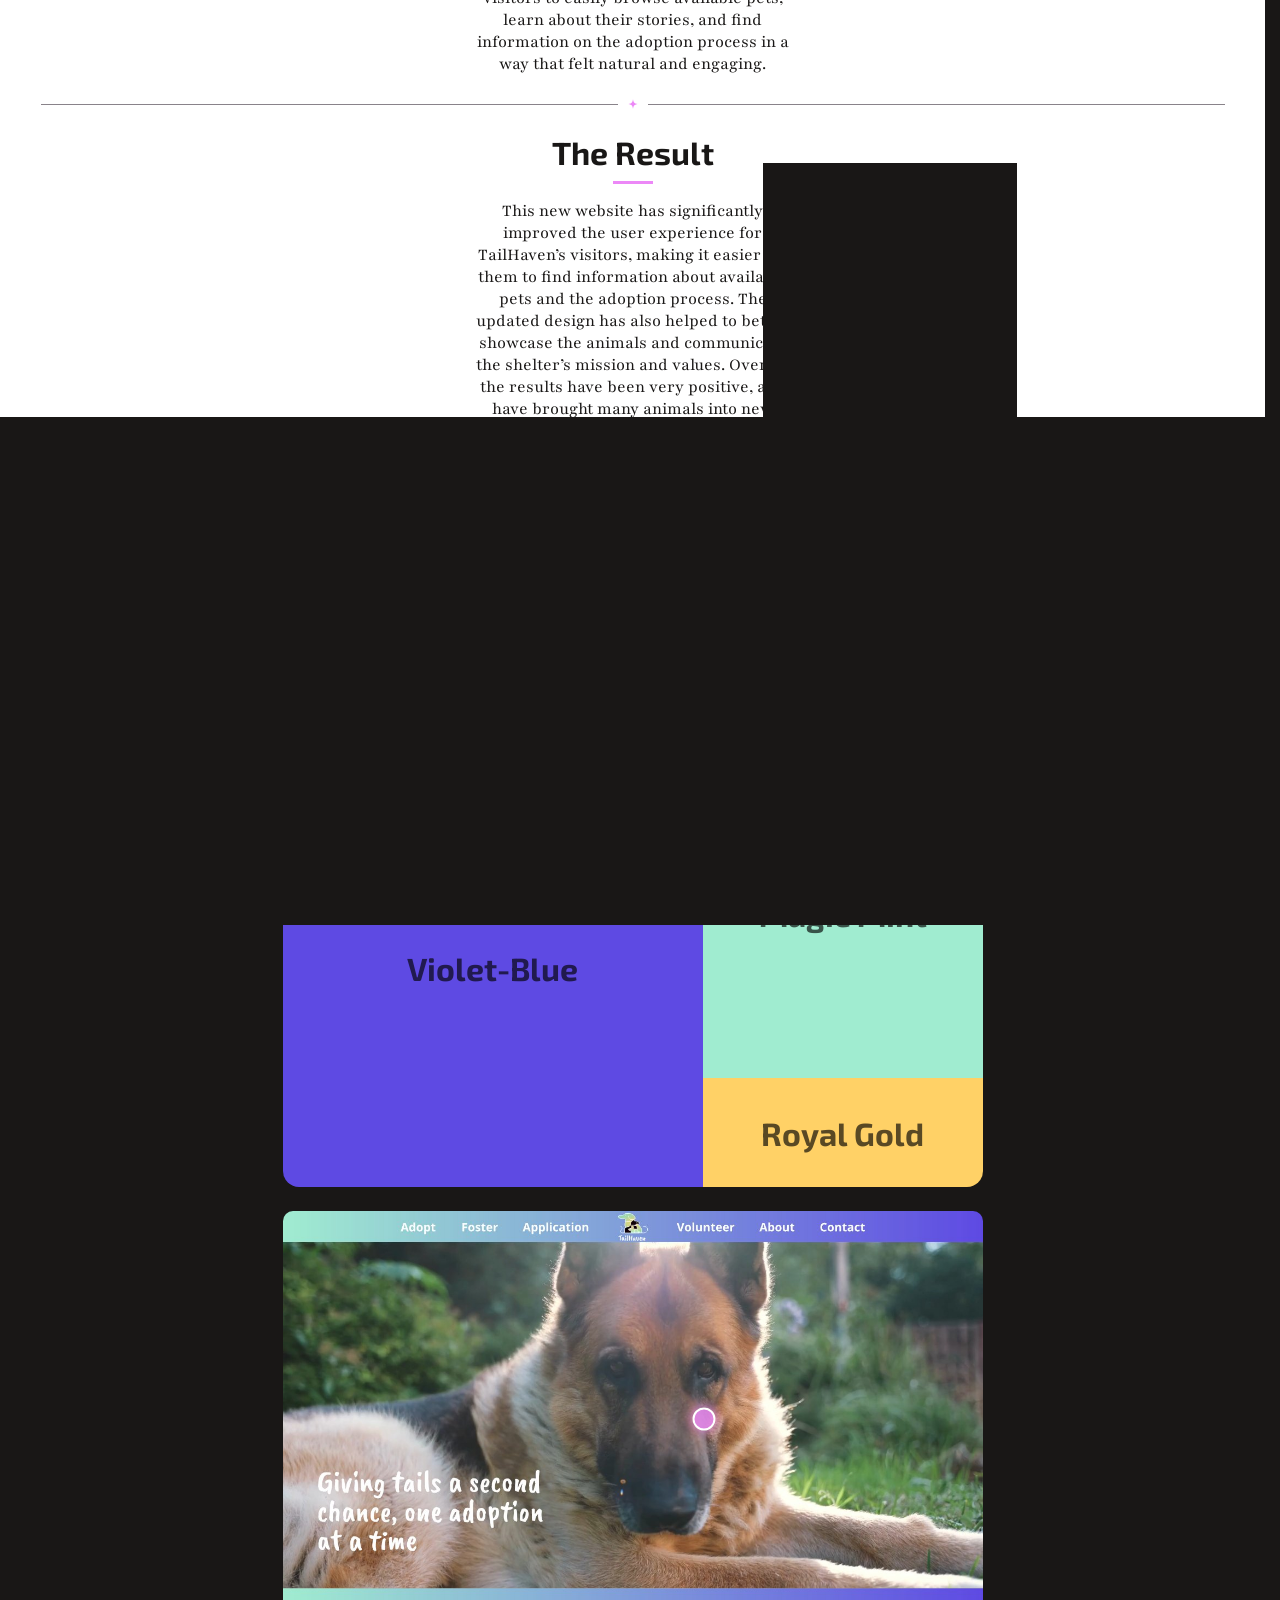
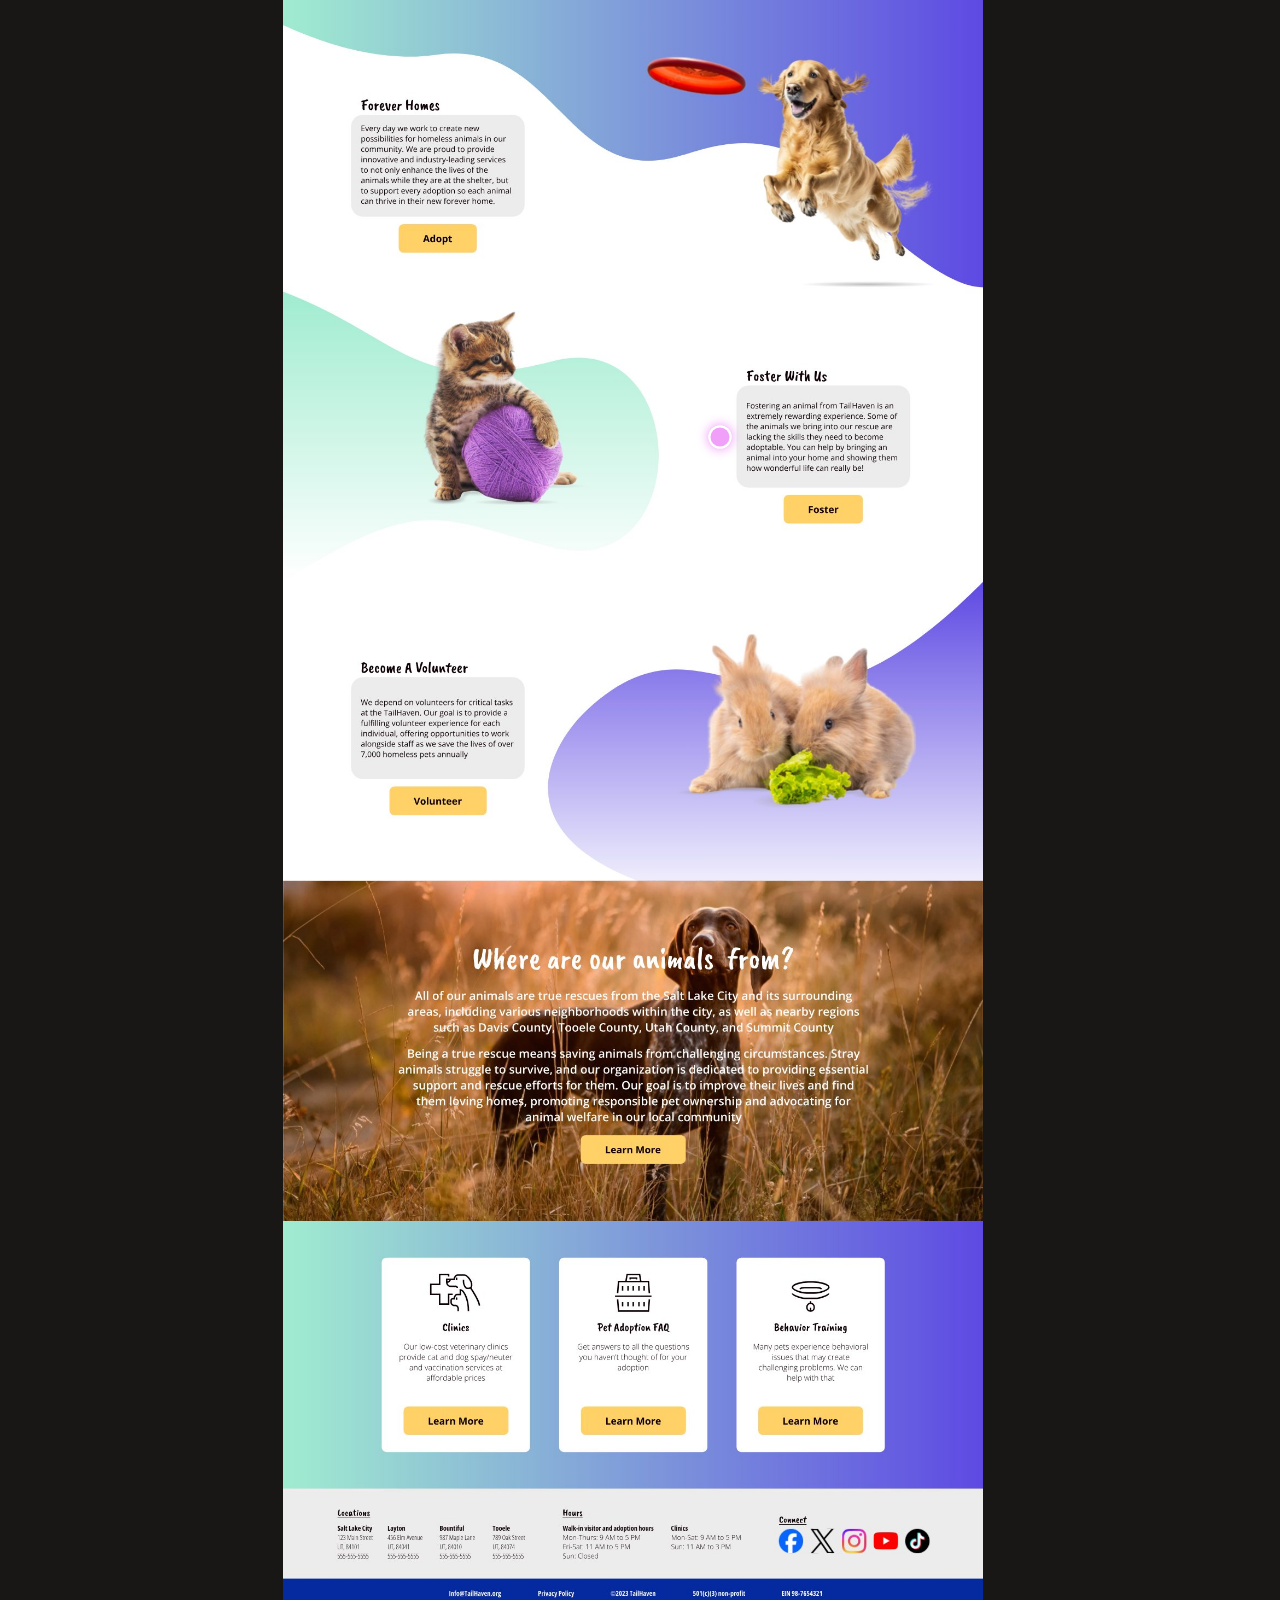
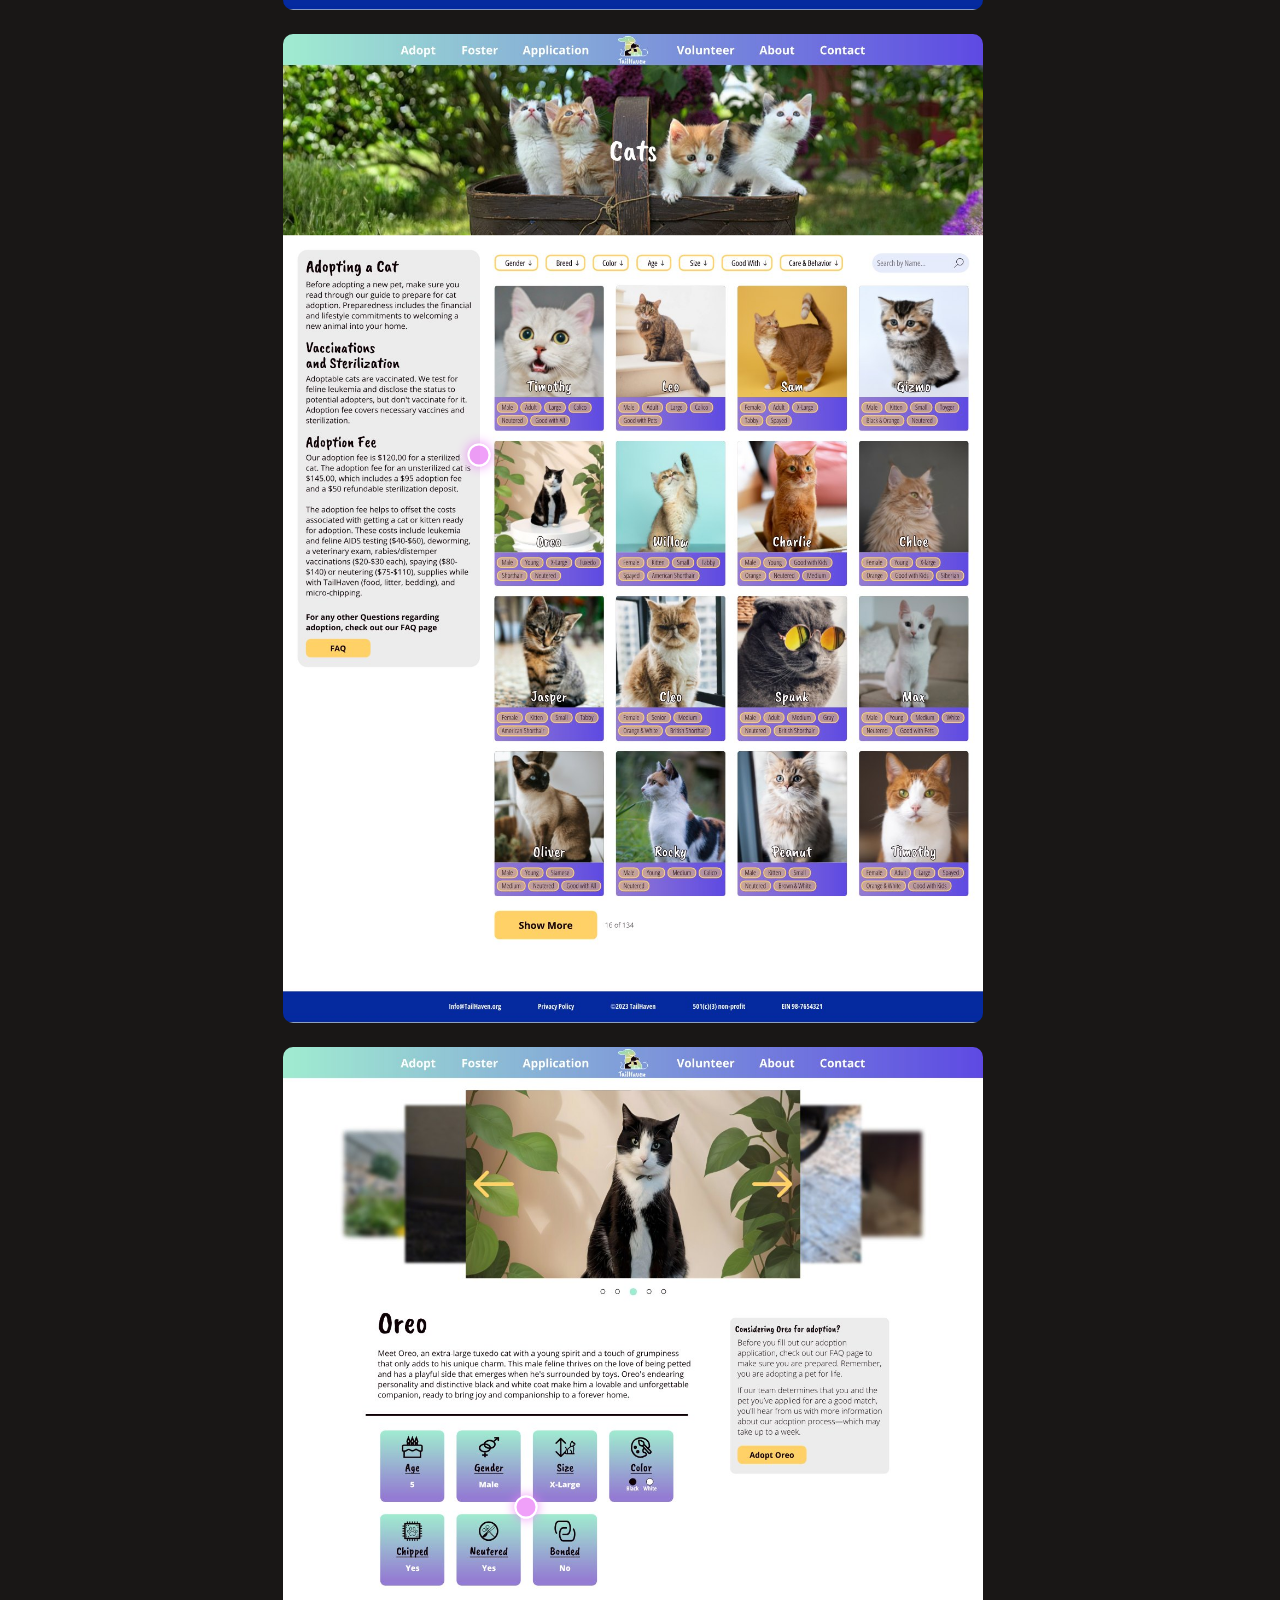
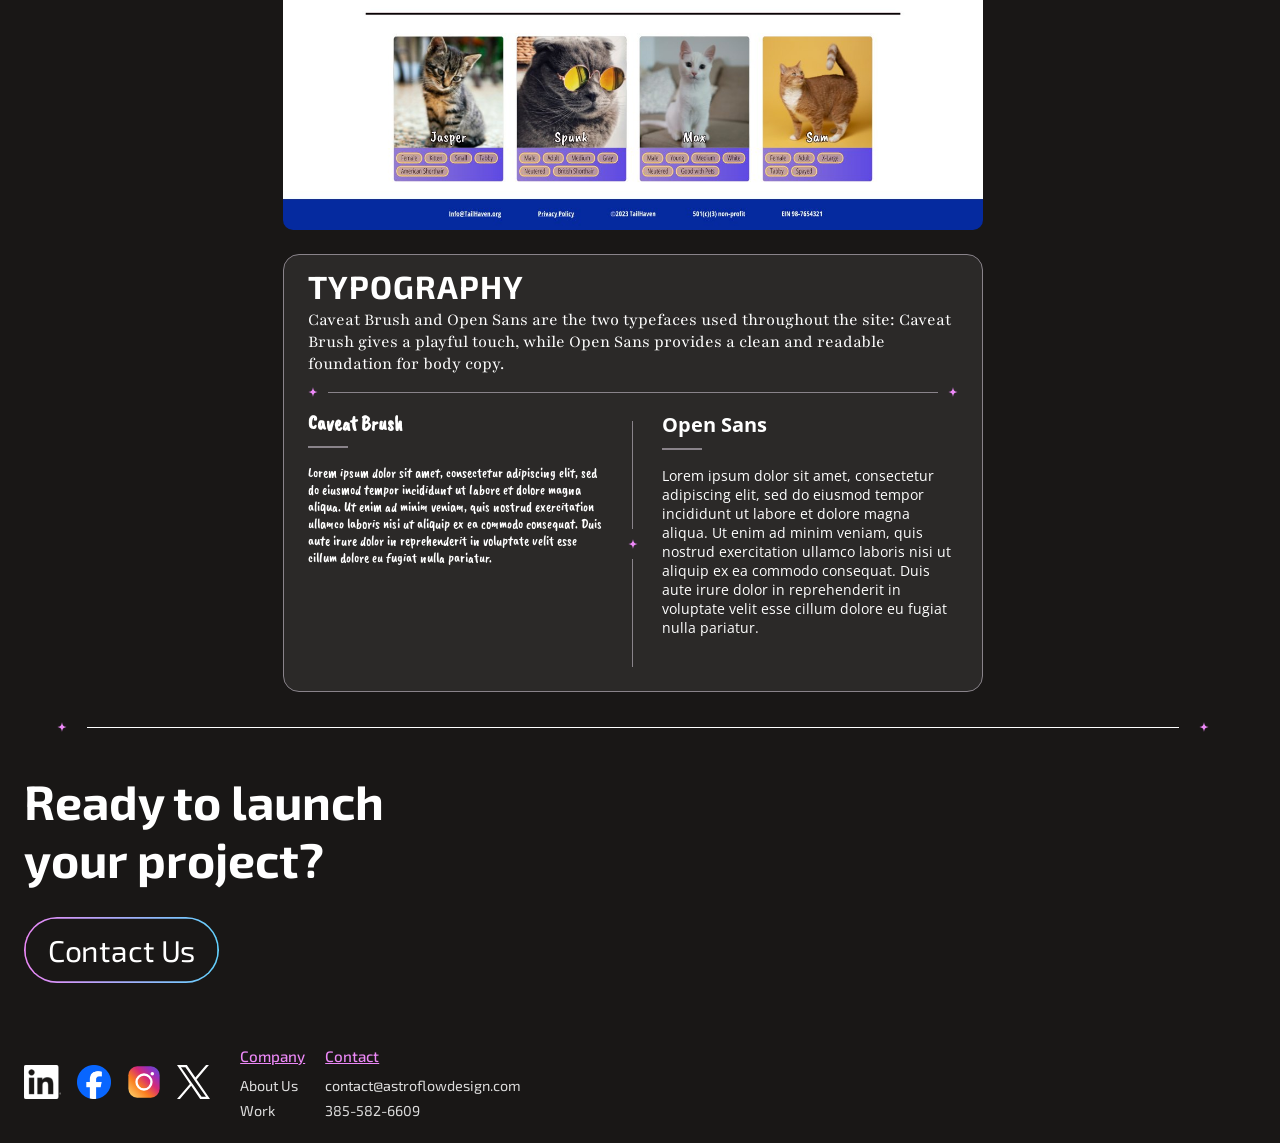
<file: case-study-tailhaven.html>
<!DOCTYPE html>
<html lang="en">
<head>
    <!-- Google tag (gtag.js) -->
    <script async src="https://www.googletagmanager.com/gtag/js?id=G-5488L0ESMW"></script>
    <script>
      window.dataLayer = window.dataLayer || [];
      function gtag(){dataLayer.push(arguments);}
      gtag("js", new Date());

      gtag("config", "G-5488L0ESMW");
    </script>
    <script type="text/javascript">
        (function(c,l,a,r,i,t,y){
            c[a]=c[a]||function(){(c[a].q=c[a].q||[]).push(arguments)};
            t=l.createElement(r);t.async=1;t.src="https://www.clarity.ms/tag/"+i;
            y=l.getElementsByTagName(r)[0];y.parentNode.insertBefore(t,y);
        })(window, document, "clarity", "script", "yeg5z2hawe");
    </script>

<meta charset="UTF-8" />
<meta name="viewport" content="width=device-width, initial-scale=1.0" />
<link rel="stylesheet" href="styles.css">
<link rel="icon" type="image/png" href="Images/logo_fav.png">
<link rel="preconnect" href="https://fonts.googleapis.com">
<link rel="preconnect" href="https://fonts.gstatic.com" crossorigin>
<link href="https://fonts.googleapis.com/css2?family=Exo+2:ital,wght@0,100..900;1,100..900&family=Playfair:ital,opsz,wght@0,5..1200,300..900;1,5..1200,300..900&display=swap" rel="stylesheet">
<link href="https://fonts.googleapis.com/css2?family=Caveat+Brush&family=Open+Sans:ital,wght@0,300..800;1,300..800&display=swap" rel="stylesheet">
<title>TailHaven Case Study | Pet Adoption Website Design | AstroFlow</title>
<meta name="description" content="See how AstroFlow redesigned TailHaven's pet adoption website with a unique visual identity, accessible design, and a streamlined adoption experience.">
<link rel="canonical" href="https://astroflowdesign.com/case-study-tailhaven.html">

<meta property="og:type" content="article">
<meta property="og:site_name" content="AstroFlow">
<meta property="og:title" content="TailHaven Case Study | Pet Adoption Website Design | AstroFlow">
<meta property="og:description" content="See how AstroFlow redesigned TailHaven's pet adoption website with a unique visual identity, accessible design, and a streamlined adoption experience.">
<meta property="og:url" content="https://astroflowdesign.com/case-study-tailhaven.html">
<meta property="og:image" content="https://astroflowdesign.com/Images/pet_adoption_logo.svg">

<meta name="twitter:card" content="summary_large_image">
<meta name="twitter:title" content="TailHaven Case Study | Pet Adoption Website Design | AstroFlow">
<meta name="twitter:description" content="See how AstroFlow redesigned TailHaven's pet adoption website with a unique visual identity, accessible design, and a streamlined adoption experience.">
<meta name="twitter:image" content="https://astroflowdesign.com/Images/pet_adoption_logo.svg">

<script type="application/ld+json">
{
  "@context": "https://schema.org",
  "@type": "CreativeWork",
  "name": "TailHaven Case Study",
  "url": "https://astroflowdesign.com/case-study-tailhaven.html",
  "genre": "Web Design Case Study",
  "about": "Reimagining pet adoption through a distinct, accessible website design for a pet adoption organization.",
  "creator": { "@id": "https://astroflowdesign.com/#agency" },
  "image": "https://astroflowdesign.com/Images/pet_adoption_logo.svg"
}
</script>

<script type="application/ld+json">
{
  "@context": "https://schema.org",
  "@type": "BreadcrumbList",
  "itemListElement": [
    { "@type": "ListItem", "position": 1, "name": "Home", "item": "https://astroflowdesign.com/" },
    { "@type": "ListItem", "position": 2, "name": "Work", "item": "https://astroflowdesign.com/work.html" },
    { "@type": "ListItem", "position": 3, "name": "TailHaven Case Study", "item": "https://astroflowdesign.com/case-study-tailhaven.html" }
  ]
}
</script>
</head>

<body>

    <svg class="starfield" viewBox="0 0 1440 900" preserveAspectRatio="xMidYMid slice">
      <defs>
        <filter id="circleGlow" x="-200%" y="-200%" width="500%" height="500%">
          <feGaussianBlur in="SourceGraphic" stdDeviation="10" result="blurred"/>
          <feDropShadow in="blurred" dx="0" dy="0" stdDeviation="15" flood-color="#ffffff" flood-opacity="0.5"/>
        </filter>
        <symbol id="star4" viewBox="-50 -50 100 100" overflow="visible">
          <circle cx="0" cy="0" r="15" fill="white" filter="url(#circleGlow)"/>
        </symbol>
        <filter id="starGlow" x="-60%" y="-60%" width="220%" height="220%">
          <feGaussianBlur in="SourceGraphic" stdDeviation="0.6" result="blur"/>
          <feMerge><feMergeNode in="blur"/><feMergeNode in="SourceGraphic"/></feMerge>
        </filter>
        <filter id="planetBackdropColor" color-interpolation-filters="sRGB">
          <feFlood flood-color="#191716" result="flood"/>
          <feComposite in="flood" in2="SourceGraphic" operator="in"/>
        </filter>
      </defs>
      <g filter="url(#starGlow)">
        <g class="star-layer" data-speed="0.06">
          <!-- far layer: small, dim, plentiful (compressed toward a shared size band) -->
          <use href="#star4" width="2.4" height="2.4" transform="translate(40,120) rotate(10) scale(6.72)" opacity="0.45"><animate attributeName="opacity" values="0.45;0.07;0.45" dur="2.8s" begin="0.2s" repeatCount="indefinite"/></use>
          <use href="#star4" width="2.4" height="2.4" transform="translate(180,60) rotate(25) scale(7.19)" opacity="0.55"><animate attributeName="opacity" values="0.55;0.08;0.55" dur="3.4s" begin="1.5s" repeatCount="indefinite"/></use>
          <use href="#star4" width="2.4" height="2.4" transform="translate(310,220) rotate(40) scale(6.85)" opacity="0.4"><animate attributeName="opacity" values="0.4;0.06;0.4" dur="4.1s" begin="3.0s" repeatCount="indefinite"/></use>
          <use href="#star4" width="2.4" height="2.4" transform="translate(460,40) rotate(55) scale(7.33)" opacity="0.5"><animate attributeName="opacity" values="0.5;0.08;0.5" dur="3.7s" begin="4.5s" repeatCount="indefinite"/></use>
          <use href="#star4" width="2.4" height="2.4" transform="translate(590,310) rotate(70) scale(6.99)" opacity="0.6"><animate attributeName="opacity" values="0.6;0.09;0.6" dur="2.6s" begin="0.8s" repeatCount="indefinite"/></use>
          <use href="#star4" width="2.4" height="2.4" transform="translate(720,90) rotate(85) scale(6.79)" opacity="0.42"><animate attributeName="opacity" values="0.42;0.06;0.42" dur="4.5s" begin="2.2s" repeatCount="indefinite"/></use>
          <use href="#star4" width="2.4" height="2.4" transform="translate(850,260) rotate(5) scale(7.26)" opacity="0.48"><animate attributeName="opacity" values="0.48;0.07;0.48" dur="3.2s" begin="5.1s" repeatCount="indefinite"/></use>
          <use href="#star4" width="2.4" height="2.4" transform="translate(980,50) rotate(20) scale(6.92)" opacity="0.52"><animate attributeName="opacity" values="0.52;0.08;0.52" dur="3.9s" begin="3.7s" repeatCount="indefinite"/></use>
          <use href="#star4" width="2.4" height="2.4" transform="translate(1110,340) rotate(35) scale(7.39)" opacity="0.38"><animate attributeName="opacity" values="0.38;0.06;0.38" dur="2.9s" begin="1.1s" repeatCount="indefinite"/></use>
          <use href="#star4" width="2.4" height="2.4" transform="translate(1240,120) rotate(50) scale(7.06)" opacity="0.58"><animate attributeName="opacity" values="0.58;0.09;0.58" dur="4.3s" begin="4.9s" repeatCount="indefinite"/></use>
          <use href="#star4" width="2.4" height="2.4" transform="translate(1360,280) rotate(65) scale(6.65)" opacity="0.44"><animate attributeName="opacity" values="0.44;0.07;0.44" dur="3.6s" begin="0.5s" repeatCount="indefinite"/></use>
          <use href="#star4" width="2.4" height="2.4" transform="translate(90,420) rotate(80) scale(7.12)" opacity="0.5"><animate attributeName="opacity" values="0.5;0.08;0.5" dur="2.7s" begin="2.8s" repeatCount="indefinite"/></use>
          <use href="#star4" width="2.4" height="2.4" transform="translate(230,480) rotate(12) scale(7.46)" opacity="0.46"><animate attributeName="opacity" values="0.46;0.07;0.46" dur="4.0s" begin="5.5s" repeatCount="indefinite"/></use>
          <use href="#star4" width="2.4" height="2.4" transform="translate(380,560) rotate(27) scale(6.85)" opacity="0.55"><animate attributeName="opacity" values="0.55;0.08;0.55" dur="3.3s" begin="1.8s" repeatCount="indefinite"/></use>
          <use href="#star4" width="2.4" height="2.4" transform="translate(520,610) rotate(42) scale(7.06)" opacity="0.4"><animate attributeName="opacity" values="0.4;0.06;0.4" dur="4.8s" begin="3.4s" repeatCount="indefinite"/></use>
          <use href="#star4" width="2.4" height="2.4" transform="translate(650,470) rotate(57) scale(6.72)" opacity="0.5"><animate attributeName="opacity" values="0.5;0.08;0.5" dur="2.5s" begin="0.9s" repeatCount="indefinite"/></use>
          <use href="#star4" width="2.4" height="2.4" transform="translate(790,540) rotate(72) scale(7.26)" opacity="0.42"><animate attributeName="opacity" values="0.42;0.06;0.42" dur="3.8s" begin="4.2s" repeatCount="indefinite"/></use>
          <use href="#star4" width="2.4" height="2.4" transform="translate(920,600) rotate(87) scale(6.92)" opacity="0.6"><animate attributeName="opacity" values="0.6;0.09;0.6" dur="4.2s" begin="2.5s" repeatCount="indefinite"/></use>
          <use href="#star4" width="2.4" height="2.4" transform="translate(1050,460) rotate(18) scale(7.33)" opacity="0.48"><animate attributeName="opacity" values="0.48;0.07;0.48" dur="3.0s" begin="5.8s" repeatCount="indefinite"/></use>
          <use href="#star4" width="2.4" height="2.4" transform="translate(1180,520) rotate(33) scale(6.99)" opacity="0.44"><animate attributeName="opacity" values="0.44;0.07;0.44" dur="4.6s" begin="1.3s" repeatCount="indefinite"/></use>
          <use href="#star4" width="2.4" height="2.4" transform="translate(1310,580) rotate(48) scale(6.79)" opacity="0.52"><animate attributeName="opacity" values="0.52;0.08;0.52" dur="2.9s" begin="3.9s" repeatCount="indefinite"/></use>
          <use href="#star4" width="2.4" height="2.4" transform="translate(150,720) rotate(63) scale(7.19)" opacity="0.38"><animate attributeName="opacity" values="0.38;0.06;0.38" dur="3.5s" begin="0.4s" repeatCount="indefinite"/></use>
          <use href="#star4" width="2.4" height="2.4" transform="translate(400,780) rotate(78) scale(7.06)" opacity="0.56"><animate attributeName="opacity" values="0.56;0.08;0.56" dur="4.4s" begin="2.1s" repeatCount="indefinite"/></use>
          <use href="#star4" width="2.4" height="2.4" transform="translate(700,750) rotate(8) scale(6.85)" opacity="0.46"><animate attributeName="opacity" values="0.46;0.07;0.46" dur="3.1s" begin="4.7s" repeatCount="indefinite"/></use>
          <use href="#star4" width="2.4" height="2.4" transform="translate(1000,800) rotate(22) scale(7.12)" opacity="0.5"><animate attributeName="opacity" values="0.5;0.08;0.5" dur="3.9s" begin="1.6s" repeatCount="indefinite"/></use>
        </g>
        <g class="star-layer" data-speed="0.16">
          <!-- mid layer: medium size/brightness (compressed toward a shared size band) -->
          <use href="#star4" width="2.4" height="2.4" transform="translate(100,150) rotate(20) scale(7.66)" opacity="0.6"><animate attributeName="opacity" values="0.6;0.09;0.6" dur="3.0s" begin="0.5s" repeatCount="indefinite"/></use>
          <use href="#star4" width="2.4" height="2.4" transform="translate(300,80) rotate(50) scale(8.0)" opacity="0.65"><animate attributeName="opacity" values="0.65;0.1;0.65" dur="3.6s" begin="2.0s" repeatCount="indefinite"/></use>
          <use href="#star4" width="2.4" height="2.4" transform="translate(500,200) rotate(80) scale(7.87)" opacity="0.55"><animate attributeName="opacity" values="0.55;0.08;0.55" dur="4.2s" begin="3.5s" repeatCount="indefinite"/></use>
          <use href="#star4" width="2.4" height="2.4" transform="translate(700,60) rotate(10) scale(8.2)" opacity="0.7"><animate attributeName="opacity" values="0.7;0.1;0.7" dur="2.8s" begin="1.0s" repeatCount="indefinite"/></use>
          <use href="#star4" width="2.4" height="2.4" transform="translate(900,180) rotate(40) scale(7.73)" opacity="0.6"><animate attributeName="opacity" values="0.6;0.09;0.6" dur="3.9s" begin="4.5s" repeatCount="indefinite"/></use>
          <use href="#star4" width="2.4" height="2.4" transform="translate(1100,90) rotate(70) scale(8.07)" opacity="0.68"><animate attributeName="opacity" values="0.68;0.1;0.68" dur="3.3s" begin="0.3s" repeatCount="indefinite"/></use>
          <use href="#star4" width="2.4" height="2.4" transform="translate(1300,220) rotate(100) scale(7.93)" opacity="0.58"><animate attributeName="opacity" values="0.58;0.09;0.58" dur="4.5s" begin="2.8s" repeatCount="indefinite"/></use>
          <use href="#star4" width="2.4" height="2.4" transform="translate(200,350) rotate(25) scale(8.27)" opacity="0.72"><animate attributeName="opacity" values="0.72;0.11;0.72" dur="3.1s" begin="5.0s" repeatCount="indefinite"/></use>
          <use href="#star4" width="2.4" height="2.4" transform="translate(450,420) rotate(55) scale(7.8)" opacity="0.62"><animate attributeName="opacity" values="0.62;0.09;0.62" dur="3.7s" begin="1.5s" repeatCount="indefinite"/></use>
          <use href="#star4" width="2.4" height="2.4" transform="translate(650,380) rotate(85) scale(8.14)" opacity="0.66"><animate attributeName="opacity" values="0.66;0.1;0.66" dur="4.0s" begin="3.2s" repeatCount="indefinite"/></use>
          <use href="#star4" width="2.4" height="2.4" transform="translate(850,450) rotate(15) scale(7.66)" opacity="0.56"><animate attributeName="opacity" values="0.56;0.08;0.56" dur="2.9s" begin="0.8s" repeatCount="indefinite"/></use>
          <use href="#star4" width="2.4" height="2.4" transform="translate(1050,400) rotate(45) scale(8.0)" opacity="0.7"><animate attributeName="opacity" values="0.7;0.1;0.7" dur="3.5s" begin="4.0s" repeatCount="indefinite"/></use>
          <use href="#star4" width="2.4" height="2.4" transform="translate(1250,460) rotate(75) scale(7.87)" opacity="0.6"><animate attributeName="opacity" values="0.6;0.09;0.6" dur="4.3s" begin="2.2s" repeatCount="indefinite"/></use>
          <use href="#star4" width="2.4" height="2.4" transform="translate(350,650) rotate(105) scale(8.2)" opacity="0.64"><animate attributeName="opacity" values="0.64;0.1;0.64" dur="3.2s" begin="5.3s" repeatCount="indefinite"/></use>
          <use href="#star4" width="2.4" height="2.4" transform="translate(900,700) rotate(30) scale(7.93)" opacity="0.68"><animate attributeName="opacity" values="0.68;0.1;0.68" dur="3.8s" begin="1.8s" repeatCount="indefinite"/></use>
        </g>
        <g class="star-layer" data-speed="0.32">
          <!-- near layer: larger, fewer, brighter (compressed toward a shared size band) -->
          <use href="#star4" width="2.4" height="2.4" transform="translate(200,250) rotate(15) scale(8.68)" opacity="0.85"><animate attributeName="opacity" values="0.85;0.13;0.85" dur="3.5s" begin="0.6s" repeatCount="indefinite"/></use>
          <use href="#star4" width="2.4" height="2.4" transform="translate(500,150) rotate(45) scale(9.22)" opacity="0.9"><animate attributeName="opacity" values="0.9;0.14;0.9" dur="4.0s" begin="2.5s" repeatCount="indefinite"/></use>
          <use href="#star4" width="2.4" height="2.4" transform="translate(800,300) rotate(75) scale(8.47)" opacity="0.8"><animate attributeName="opacity" values="0.8;0.12;0.8" dur="3.2s" begin="4.0s" repeatCount="indefinite"/></use>
          <use href="#star4" width="2.4" height="2.4" transform="translate(1100,180) rotate(105) scale(9.49)" opacity="0.95"><animate attributeName="opacity" values="0.95;0.14;0.95" dur="4.5s" begin="1.2s" repeatCount="indefinite"/></use>
          <use href="#star4" width="2.4" height="2.4" transform="translate(350,500) rotate(30) scale(8.88)" opacity="0.82"><animate attributeName="opacity" values="0.82;0.12;0.82" dur="3.8s" begin="3.3s" repeatCount="indefinite"/></use>
          <use href="#star4" width="2.4" height="2.4" transform="translate(700,550) rotate(60) scale(8.61)" opacity="0.88"><animate attributeName="opacity" values="0.88;0.13;0.88" dur="4.2s" begin="0.4s" repeatCount="indefinite"/></use>
          <use href="#star4" width="2.4" height="2.4" transform="translate(1000,480) rotate(90) scale(9.35)" opacity="0.78"><animate attributeName="opacity" values="0.78;0.12;0.78" dur="3.0s" begin="2.0s" repeatCount="indefinite"/></use>
          <use href="#star4" width="2.4" height="2.4" transform="translate(1250,600) rotate(120) scale(9.01)" opacity="0.92"><animate attributeName="opacity" values="0.92;0.14;0.92" dur="3.9s" begin="4.8s" repeatCount="indefinite"/></use>
        </g>
      </g>
    </svg>

    <header>
        <nav>
            <a href="index.html">
                <img src="Images/Logo.svg" id="logo" alt="astroflow logo" />
            </a>
            <a href="index.html" id="name">AstroFlow</a>
            <div class="nav-links">
                <a href="work.html">Work</a>
                <a href="services.html">Services</a>
                <a href="about.html">About</a>
                <a href="contact.html">Contact</a>
            </div>
            <button class="hamburger" type="button" aria-label="Open menu" aria-expanded="false" aria-controls="mobile-nav">
                <span></span>
                <span></span>
                <span></span>
            </button>
        </nav>
    </header>

    <div class="mobile-nav-overlay"></div>
    <nav class="mobile-nav" id="mobile-nav">
        <button class="mobile-nav-close" type="button" aria-label="Close menu">
            <span></span>
            <span></span>
        </button>
        <a href="work.html">Work</a>
        <a href="services.html">Services</a>
        <a href="about.html">About</a>
        <a href="contact.html">Contact</a>
    </nav>

    <main>
        <a href="work.html" class="case-back text-link">&larr; Back to Work</a>

        <section class="case-hero">
            <div class="case-hero-content case-panel reveal">
                <p class="eyebrow">CASE STUDY <img src="Images/hr_star.svg" class="eyebrow-star" alt="" /></p>
                <h4>Reimagining Pet Adoption</h4>
                <p class="case-summary">A distinct and memorable website design for a pet adoption organization, built to make pet adoption a fun and engaging experience.</p>

                <div class="case-meta">
                    <div class="case-meta-item">
                        <h6>Timeframe</h6>
                        <h5>4 Weeks</h5>
                    </div>
                </div>

                <div class="case-lists">
                    <div class="case-list-group">
                        <h6 class="case-list-title">Pain Points</h6>
                        <ul class="case-list">
                            <li>Establishing a Brand</li>
                            <li>Accessibility</li>
                            <li>Ease of Use</li>
                        </ul>
                    </div>

                    <div class="case-list-group">
                        <h6 class="case-list-title">Solutions</h6>
                        <ul class="case-list">
                            <li>Unique Visual Identity</li>
                            <li>Accessible Design</li>
                            <li>Streamlined User Experience</li>
                        </ul>
                    </div>

                    <div class="case-list-group">
                        <h6 class="case-list-title">Services</h6>
                        <ul class="case-list">
                            <li>Research</li>
                            <li>Wireframing</li>
                            <li>UI Design</li>
                        </ul>
                    </div>
                </div>
            </div>

            <div class="case-hero-image case-hero-image--overflow reveal-right">
                <img src="Images/pet_adoption_device.png" alt="Pet adoption website, desktop view" />
            </div>
        </section>

        <div class="section-heading case-divider">
            <img src="Images/hr_star.svg" class="divider-star" alt="" />
            <span class="heading-line"></span>
            <img src="Images/hr_star.svg" class="divider-star" alt="" />
        </div>

        <section class="case-client">
            <div class="case-client-logo-box reveal-left">
                <img src="Images/pet_adoption_logo.svg" alt="Pet Adoption logo" class="case-client-logo" />
            </div>
            <div class="case-panel reveal">
                <p class="eyebrow">THE CLIENT <img src="Images/hr_star.svg" class="eyebrow-star" alt="" /></p>
                <h4>TailHaven</h4>
                <p class="case-client-text">TailHaven is a pet adoption organization dedicated to finding loving homes for shelter animals. They aim to reduce pet homelessness and promote responsible pet ownership.</p>

                <div class="case-meta">
                    <div class="case-meta-item">
                        <h6>Location</h6>
                        <h5>N/A (Not A Real Business)</h5>
                    </div>
                </div>
            </div>
        </section>

        <section class="case-client-boxes">
            <div class="case-panel case-box reveal-scale">
                <h6>Launch Plan</h6>
                <p>Nebula</p>
            </div>
            <div class="case-panel case-box reveal-scale">
                <h6>Project Type</h6>
                <p>Updated Website</p>
            </div>
            <div class="case-panel case-box reveal-scale">
                <h6>Industry</h6>
                <p>Animal Shelter</p>
            </div>
        </section>

        <div class="section-heading case-divider">
            <img src="Images/hr_star.svg" class="divider-star" alt="" />
            <span class="heading-line"></span>
            <img src="Images/hr_star.svg" class="divider-star" alt="" />
        </div>

        <section class="case-brief">
            <div class="case-panel case-brief-panel">
                <div class="case-brief-item reveal">
                    <h5>The Goal</h5>
                    <span class="step-underline"></span>
                    <p>In order for this project to be successful, we needed to create a website that would effectively communicate TailHaven’s mission and values while providing an excellent user experience for their visitors. Adopting a pet is a big decision, and we wanted to make the process as smooth and informative as possible, so that users could easily and confidently make the decision that would benefit both the animal and their hopeful new family</p>
                </div>

                <div class="case-brief-divider">
                    <span class="case-brief-divider-line"></span>
                    <img src="Images/hr_star.svg" class="divider-star" alt="" />
                    <span class="case-brief-divider-line"></span>
                </div>

                <div class="case-brief-item reveal">
                    <h5>The Approach</h5>
                    <span class="step-underline"></span>
                    <p>When reviewing other animal shelter websites, we identified key elements that could enhance the user experience and better showcase the animals available for adoption. We focused on creating a clean, user-friendly interface that would allow visitors to easily browse available pets, learn about their stories, and find information on the adoption process in a way that felt natural and engaging.</p>
                </div>

                <div class="case-brief-divider">
                    <span class="case-brief-divider-line"></span>
                    <img src="Images/hr_star.svg" class="divider-star" alt="" />
                    <span class="case-brief-divider-line"></span>
                </div>

                <div class="case-brief-item reveal">
                    <h5>The Result</h5>
                    <span class="step-underline"></span>
                    <p>This new website has significantly improved the user experience for TailHaven’s visitors, making it easier for them to find information about available pets and the adoption process. The updated design has also helped to better showcase the animals and communicate the shelter’s mission and values. Overall, the results have been very positive, and have brought many animals into new homes.</p>
                </div>
            </div>
        </section>

        <div class="section-heading case-divider">
            <img src="Images/hr_star.svg" class="divider-star" alt="" />
            <span class="heading-line"></span>
            <img src="Images/hr_star.svg" class="divider-star" alt="" />
        </div>

        <section class="case-hotspots">
            <div class="case-hotspots-header reveal-scale">
                <p class="eyebrow">DESIGN DETAILS <img src="Images/hr_star.svg" class="eyebrow-star" alt="" /></p>
                <h4>A closer look</h4>
                <p class="case-hotspots-intro">Check out a couple of the pages made for this website. Hover over the dots below to see the thinking behind the layout choices and the things that make these pages unique.</p>
            </div>

            <div class="design-detail-grid">
                <div class="design-detail-col reveal-left">
                    <div class="color-swatch">
                        <div class="swatch-60 tailhaven">
                            <h5>Violet-Blue</h5>
                        </div>
                        <div class="swatch-stack">
                            <div class="swatch-30 tailhaven">
                                <h5>Magic Mint</h5>
                            </div>
                            <div class="swatch-10 tailhaven">
                                <h5>Royal Gold</h5>
                            </div>
                        </div>
                    </div>

                    <div class="design-detail-photo">
                        <img src="Images/Tailhaven_example_1.jpg" alt="TailHaven, full page detail" />

                        <button class="hotspot" style="top: 10.4%; left: 60.2%;" aria-label="Design note: prayer list">
                            <div class="hotspot-popup">
                                <strong>Video Montage</strong>
                                <p>TailHaven is primarliy there for the animals in its care. Everytime a potential adopter visits the site, they are greeted by a dynamic video montage showcasing the shelter's work and the animals available for adoption.</p>
                            </div>
                        </button>

                        <button class="hotspot" style="top: 41.3%; left: 62.5%;" aria-label="Design note: border">
                            <div class="hotspot-popup">
                                <strong>Call to Action Boxes</strong>
                                <p>In order to make the adoption process more engaging, we implemented prominent call to action boxes throughout the site, encouraging users to take the next step in adopting a pet.</p>
                            </div>
                        </button>
                    </div>
                </div>

                <div class="design-detail-col reveal-right">
                    <div class="design-detail-photo-split">
                        <div class="design-detail-photo">
                            <img src="Images/TailHaven_example_2.jpg" alt="TailHaven, page detail" />

                            <button class="hotspot" style="top: 42.6%; left: 28.1%;" aria-label="Design note: headline typography">
                                <div class="hotspot-popup">
                                    <strong>Information Box</strong>
                                    <p>The necessary information about the shelter and its services is presented in a clear and accessible manner. We wanted to ensure that users could easily find what they were looking for, so we organized the content in a logical and user-friendly way.</p>
                                </div>
                            </button>
                        </div>

                        <div class="design-detail-photo">
                            <img src="Images/Tailhaven_example_3.jpg" alt="TailHaven, page detail" />

                            <button class="hotspot" style="top: 58.7%; left: 34.8%;" aria-label="Design note: imagery">
                                <div class="hotspot-popup">
                                    <strong>Attribute Boxes</strong>
                                    <p>We wanted to let a potential adopter quickly see the key characteristics and traits of each animal available for adoption, so we created distinct attribute boxes that highlight important details like age, breed, and personality.</p>
                                </div>
                            </button>
                        </div>
                    </div>

                    <div class="font-sample-box">
                        <div class="font-sample-title">
                            <h5>Typography</h5>
                            <p>Caveat Brush and Open Sans are the two typefaces used throughout the site: Caveat Brush gives a playful touch, while Open Sans provides a clean and readable foundation for body copy.</p>
                        </div>

                        <div class="font-sample-title-divider">
                            <img src="Images/hr_star.svg" class="divider-star" alt="" />
                            <span class="font-sample-title-divider-line"></span>
                            <img src="Images/hr_star.svg" class="divider-star" alt="" />
                        </div>

                        <div class="font-sample-row">
                        <div class="font-sample font-sample-caveat">
                            <h6>Caveat Brush</h6>
                            <span class="font-sample-divider"></span>
                            <p>Lorem ipsum dolor sit amet, consectetur adipiscing elit, sed do eiusmod tempor incididunt ut labore et dolore magna aliqua. Ut enim ad minim veniam, quis nostrud exercitation ullamco laboris nisi ut aliquip ex ea commodo consequat. Duis aute irure dolor in reprehenderit in voluptate velit esse cillum dolore eu fugiat nulla pariatur.</p>
                        </div>

                        <div class="font-sample-box-divider">
                            <span class="font-sample-box-divider-line"></span>
                            <img src="Images/hr_star.svg" class="divider-star" alt="" />
                            <span class="font-sample-box-divider-line"></span>
                        </div>

                        <div class="font-sample font-sample-opensans">
                            <h6>Open Sans</h6>
                            <span class="font-sample-divider"></span>
                            <p>Lorem ipsum dolor sit amet, consectetur adipiscing elit, sed do eiusmod tempor incididunt ut labore et dolore magna aliqua. Ut enim ad minim veniam, quis nostrud exercitation ullamco laboris nisi ut aliquip ex ea commodo consequat. Duis aute irure dolor in reprehenderit in voluptate velit esse cillum dolore eu fugiat nulla pariatur.</p>
                        </div>
                        </div>
                    </div>
                </div>
            </div>
        </section>

        <div class="section-heading case-divider">
            <img src="Images/hr_star.svg" class="divider-star" alt="" />
            <span class="heading-line"></span>
            <img src="Images/hr_star.svg" class="divider-star" alt="" />
        </div>

        <div class="work-end">
            <h4>Ready to launch<br>your project?</h4>
            <a href="contact.html" class="nrml-btn">Contact Us</a>
        </div>
    </main>

    <footer>
        <div class="footer-brand">
            <div class="socials">
                <a href="https://www.linkedin.com/company/143523968/admin/dashboard/" target="_blank" rel="noopener noreferrer" aria-label="LinkedIn"><img src="Images/linkdin.svg" alt="" /></a>
                <a href="https://www.facebook.com/profile.php?id=61590307380702" target="_blank" rel="noopener noreferrer" aria-label="Facebook"><img src="Images/facebook.svg" alt="" /></a>
                <a href="https://www.instagram.com/astro.flow.design/" target="_blank" rel="noopener noreferrer" aria-label="Instagram"><img src="Images/instagram.svg" alt="" /></a>
                <a href="https://x.com/AstroFlowuru1" target="_blank" rel="noopener noreferrer" aria-label="X"><img src="Images/x-logo.svg" alt="" /></a>
            </div>
        </div>

        <div class="footer-cols">
        <div class="footer-col">
            <h4>Company</h4>
            <a href="about.html">About Us</a>
            <a href="work.html">Work</a>
        </div>

        <div class="footer-col">
            <h4>Contact</h4>
            <a href="mailto:contact@astroflowdesign.com">contact@astroflowdesign.com</a>
            <a href="tel:3855826609">385-582-6609</a>
        </div>
        </div>
    </footer>

    <script src="script.js"></script>
</body>
</html>
</file>
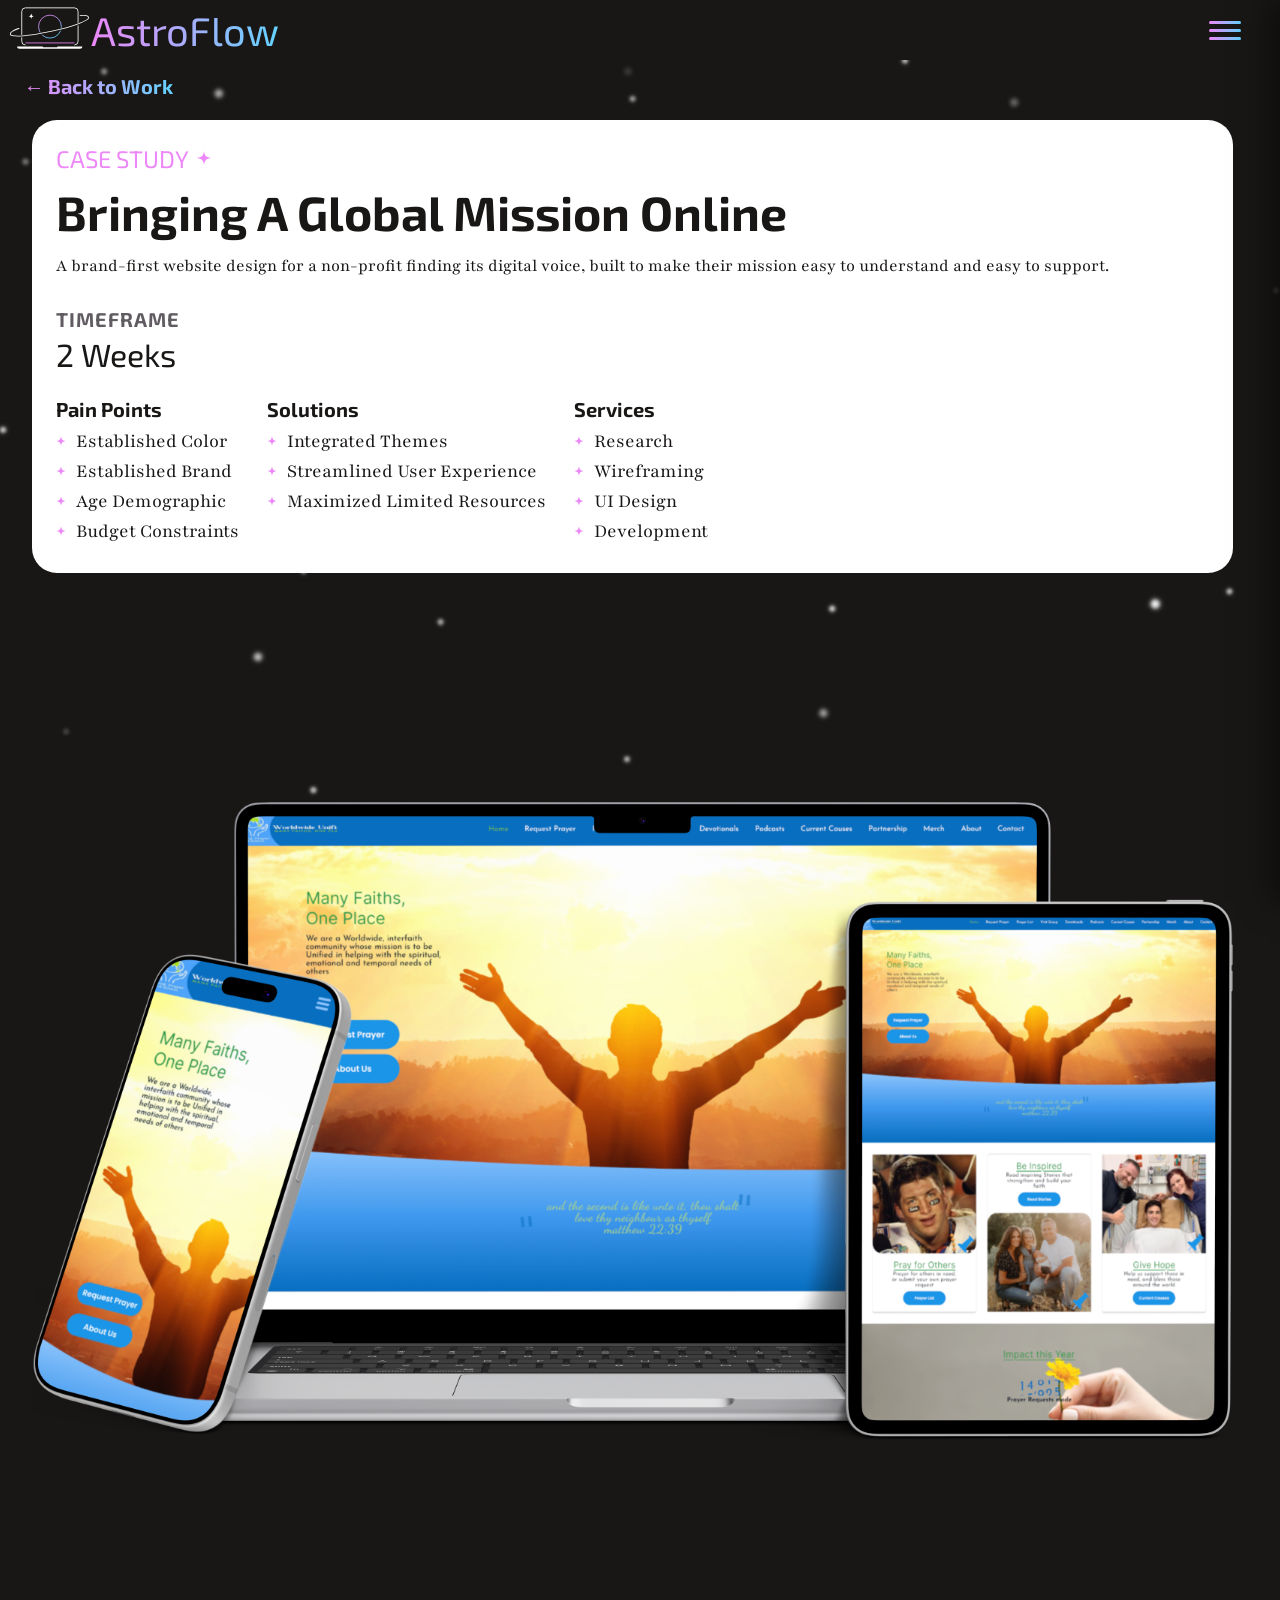
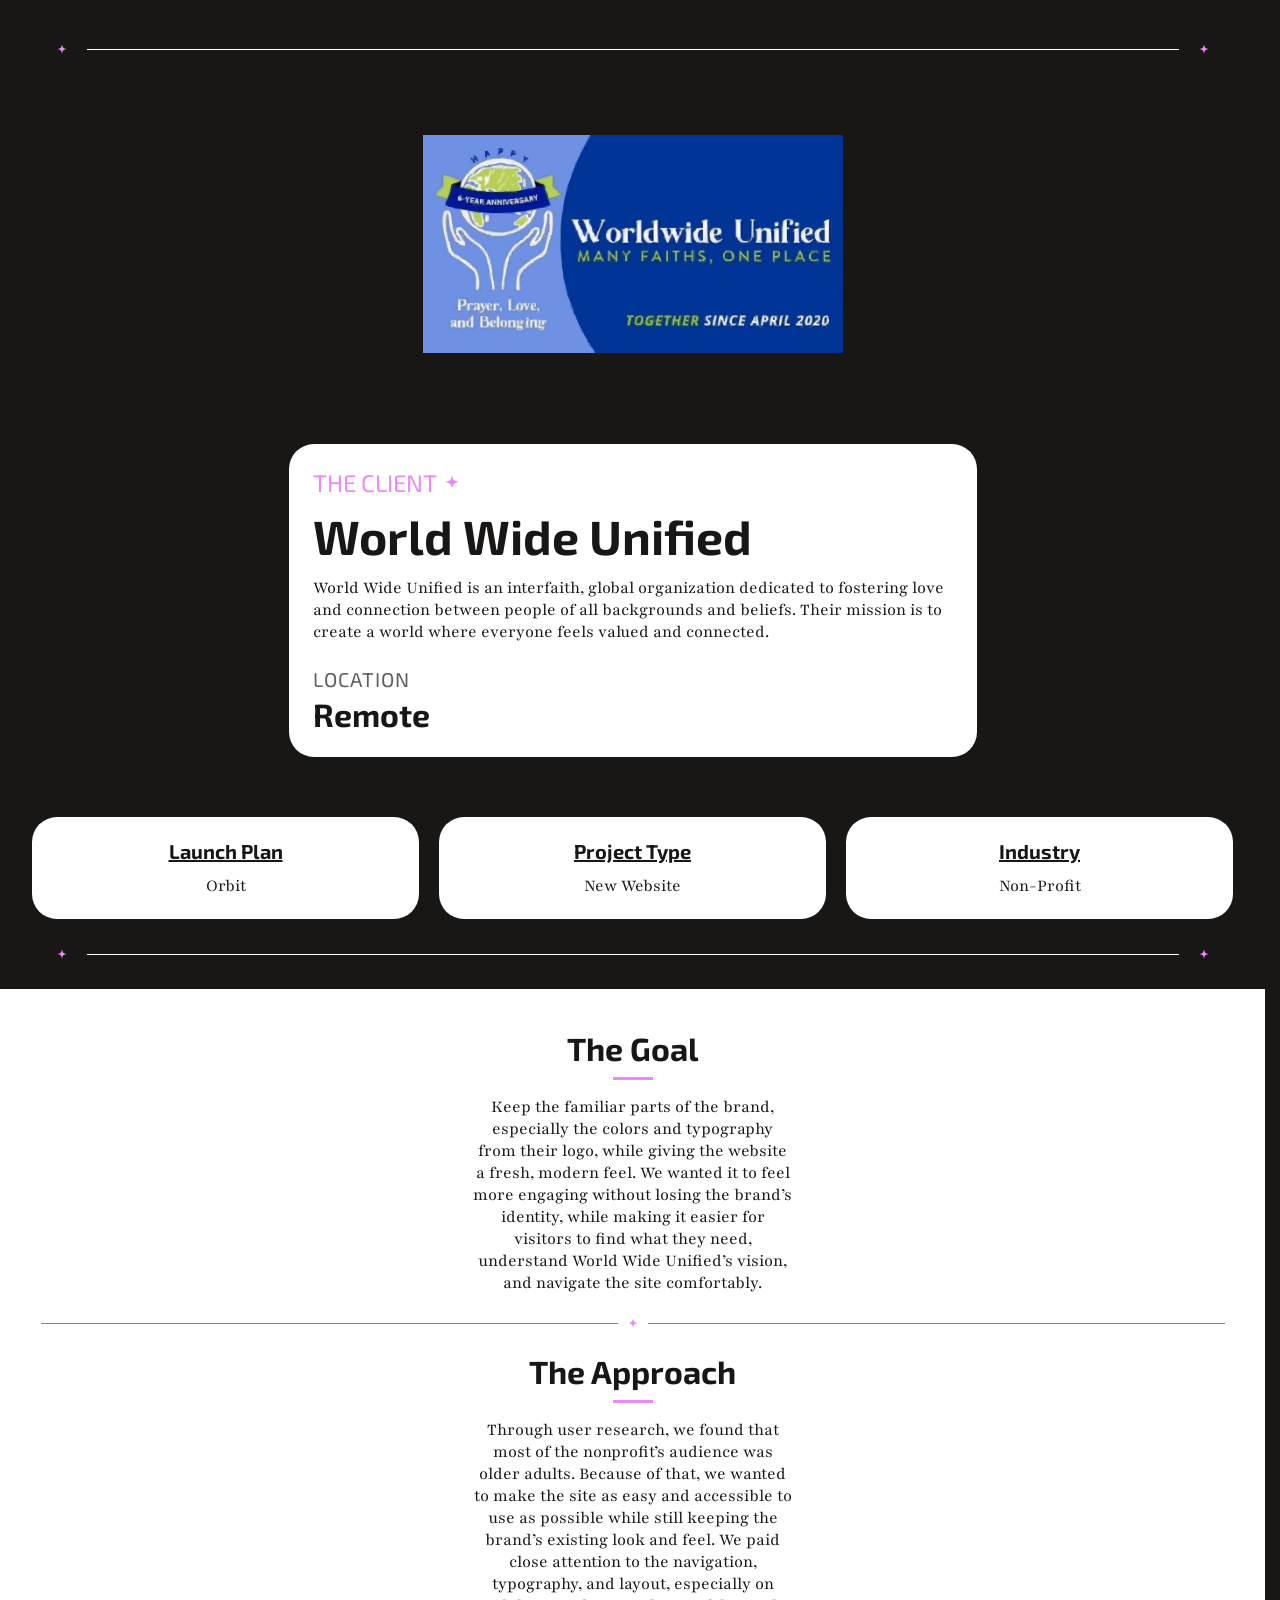
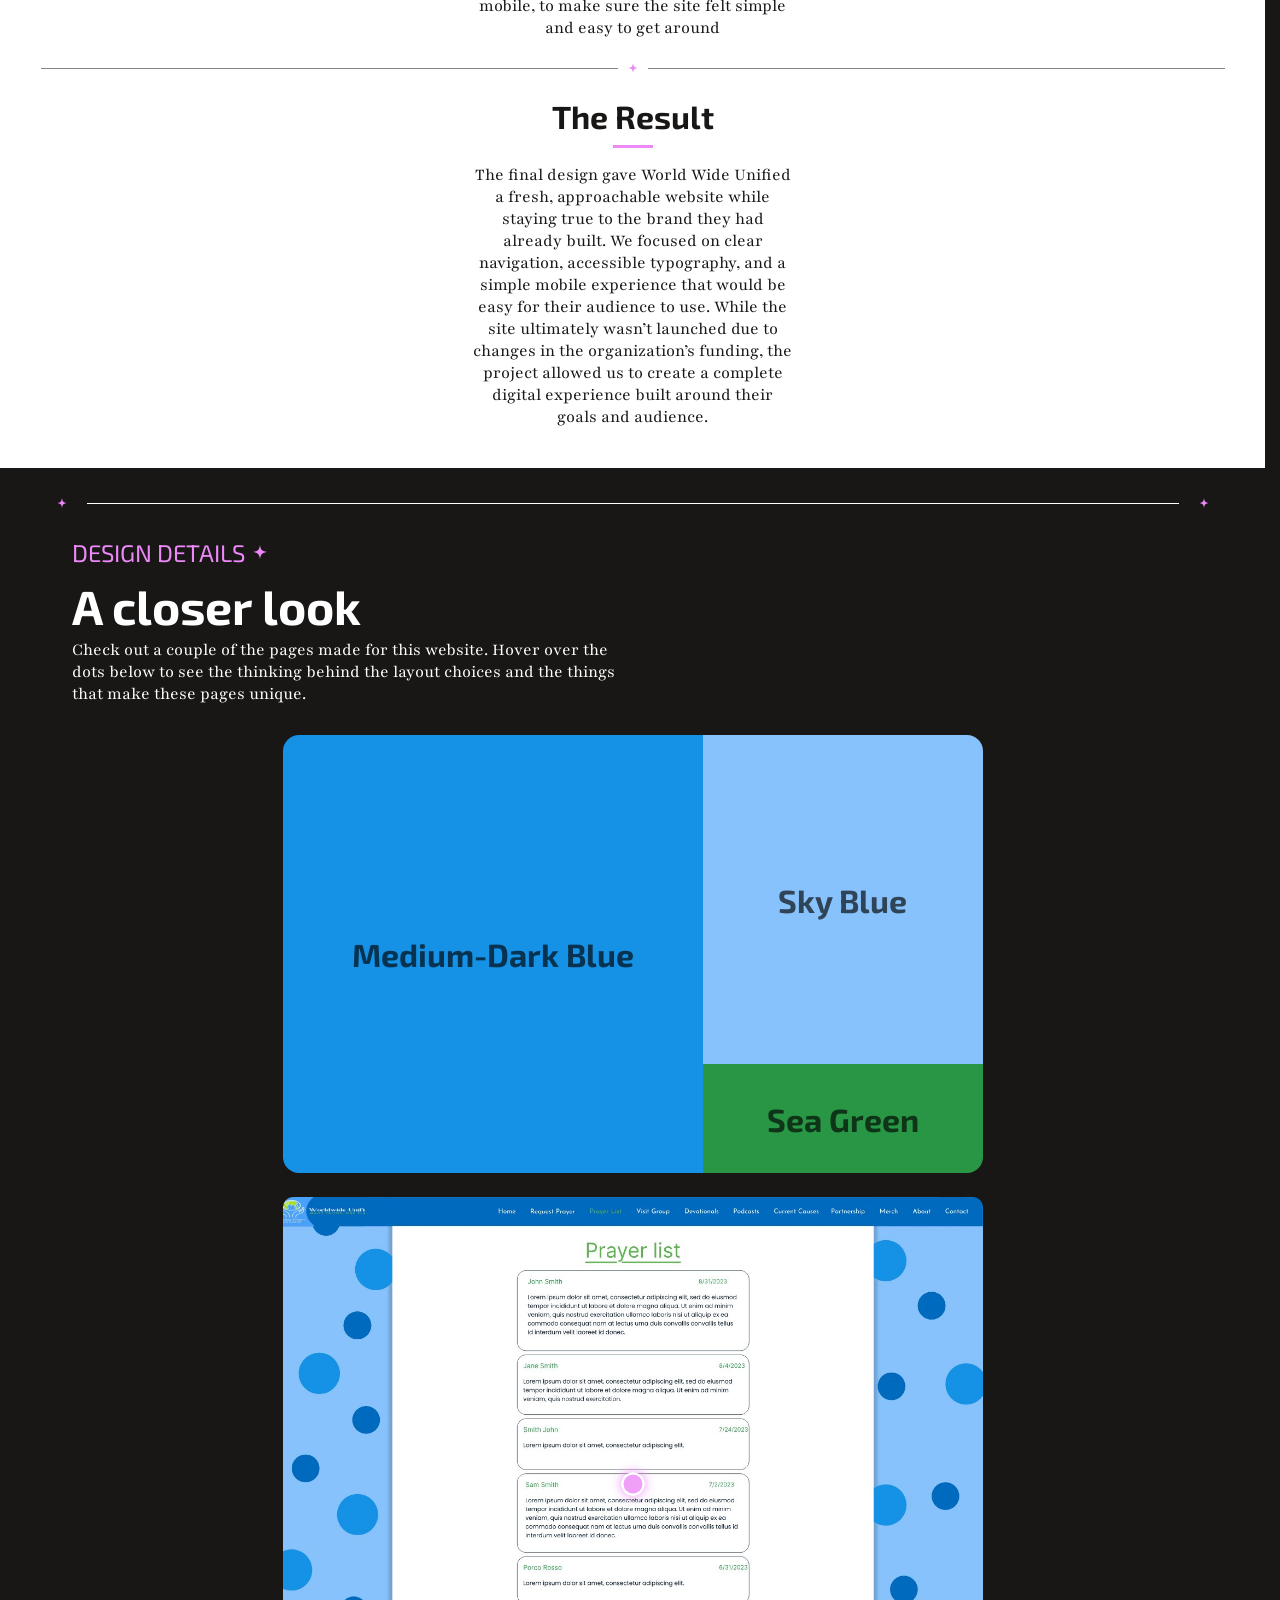
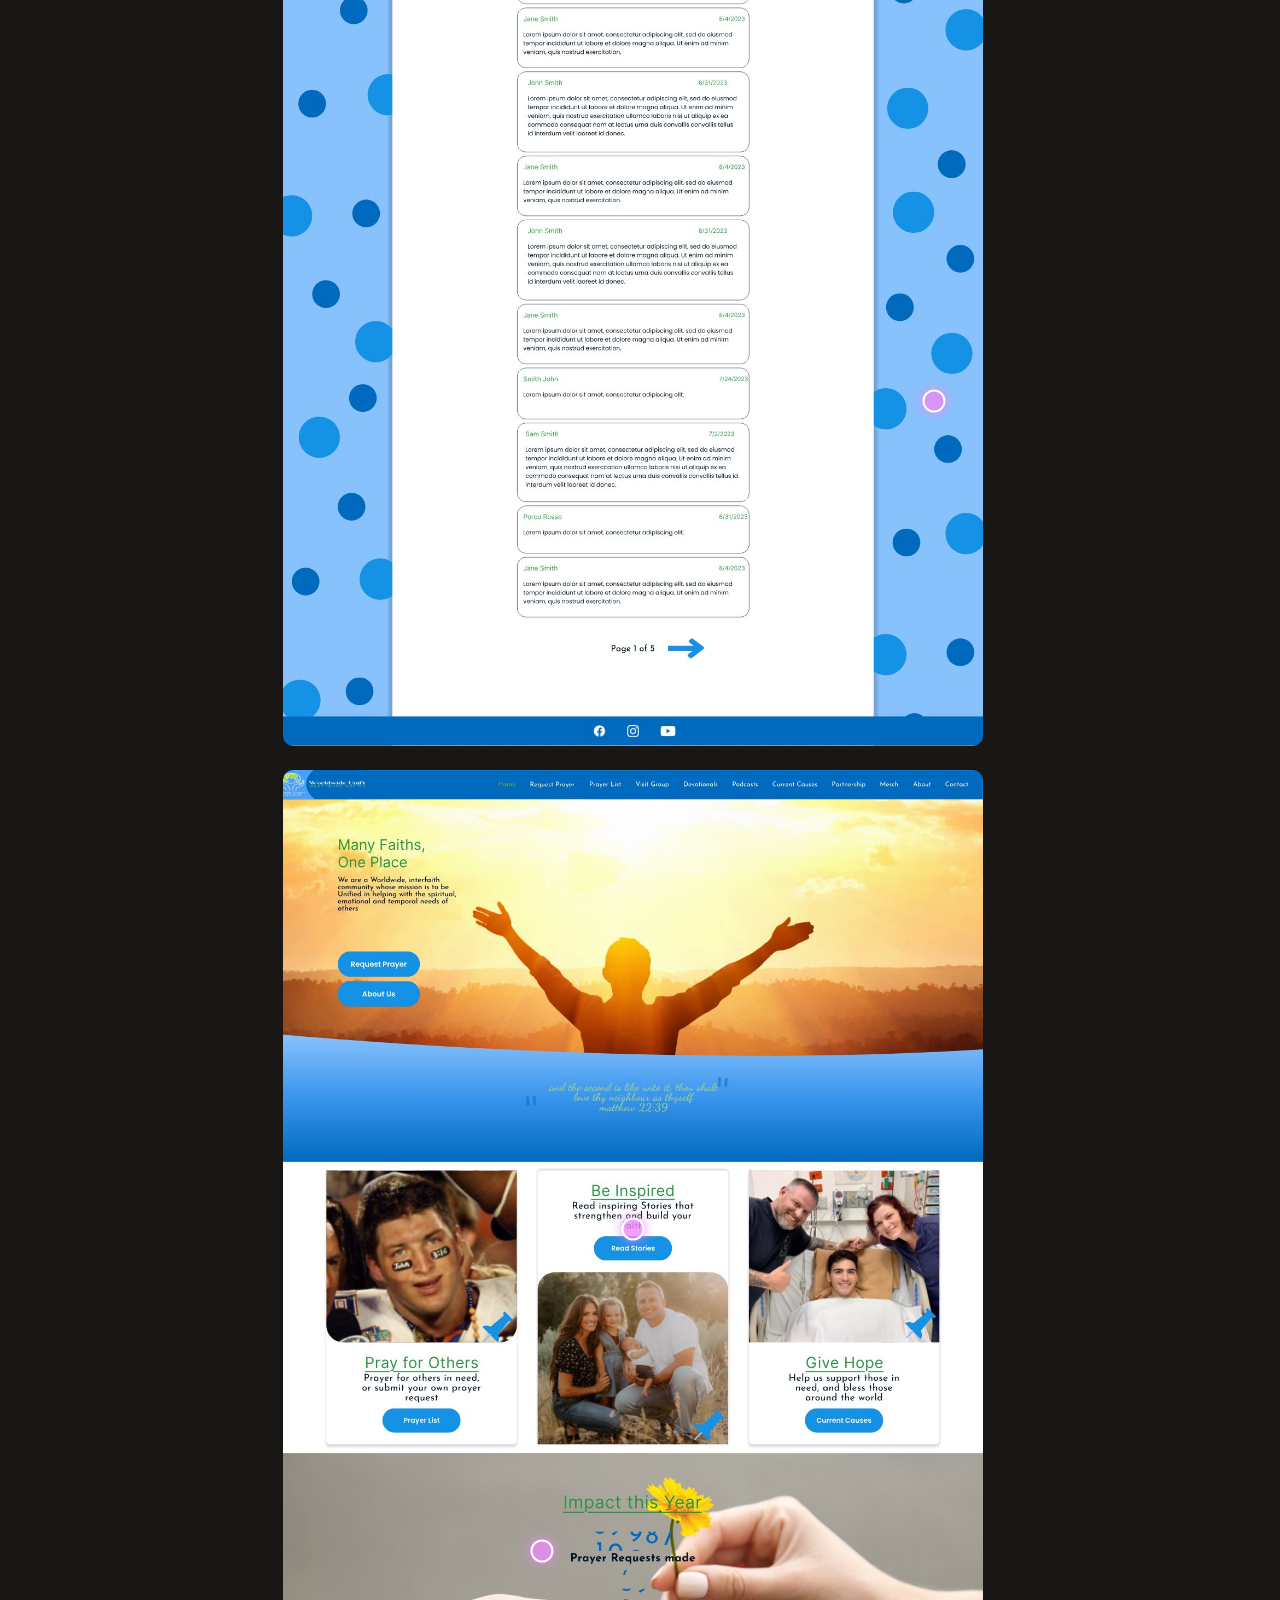
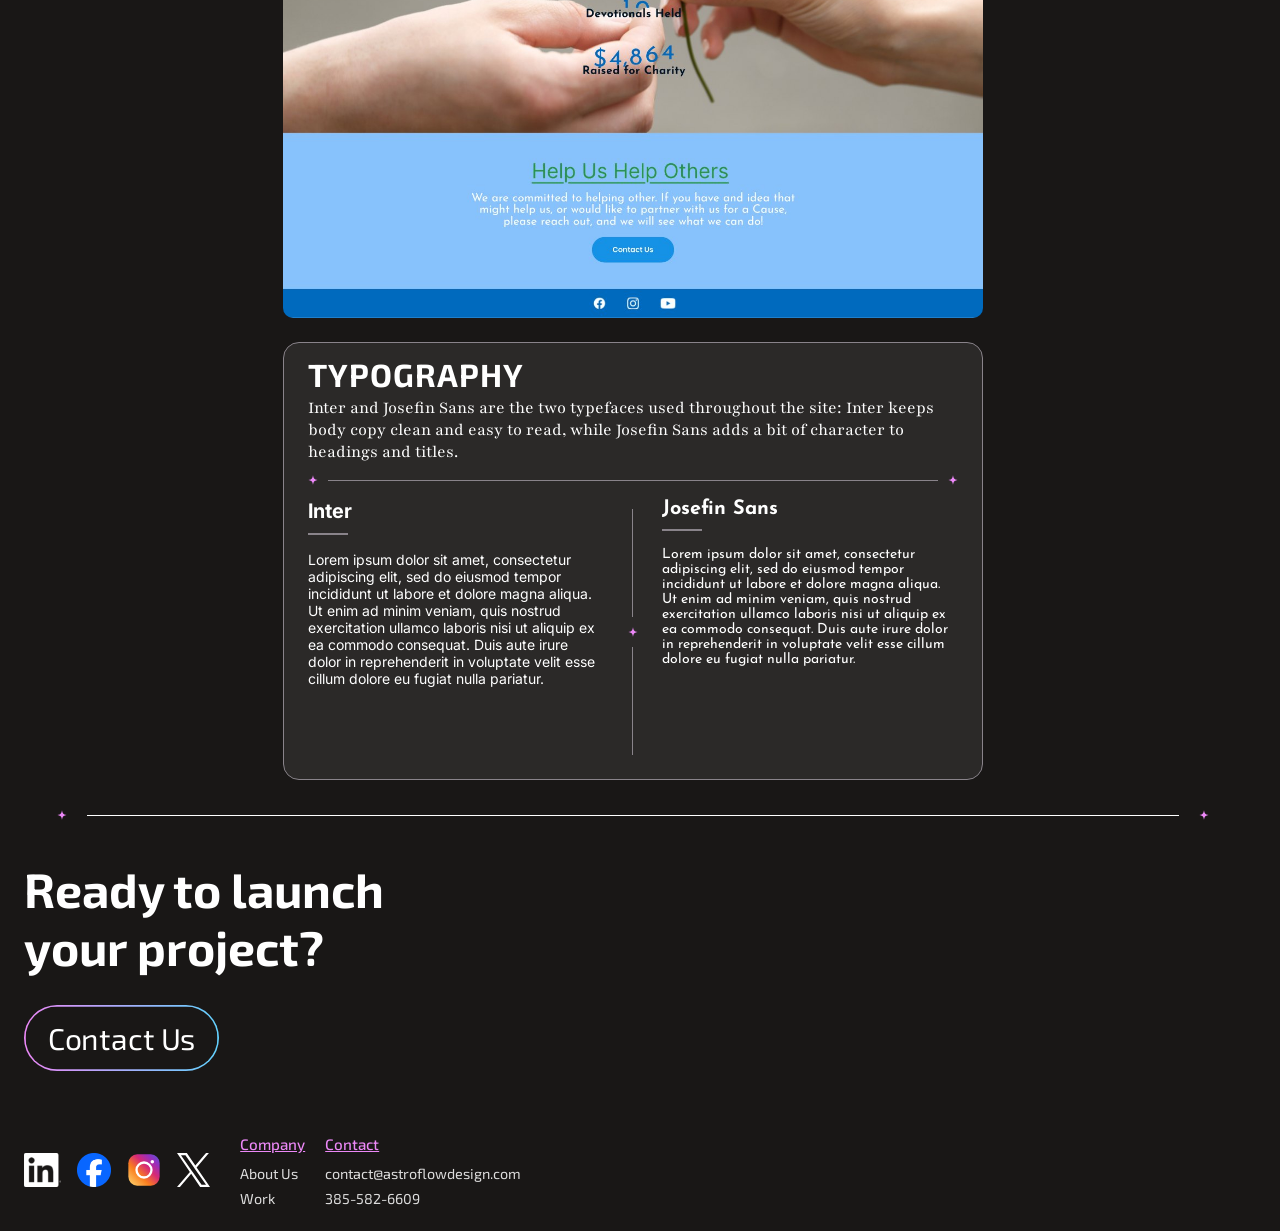
<file: case-study-wwu.html>
<!DOCTYPE html>
<html lang="en">
<head>
    <!-- Google tag (gtag.js) -->
    <script async src="https://www.googletagmanager.com/gtag/js?id=G-5488L0ESMW"></script>
    <script>
      window.dataLayer = window.dataLayer || [];
      function gtag(){dataLayer.push(arguments);}
      gtag("js", new Date());

      gtag("config", "G-5488L0ESMW");
    </script>
    <script type="text/javascript">
        (function(c,l,a,r,i,t,y){
            c[a]=c[a]||function(){(c[a].q=c[a].q||[]).push(arguments)};
            t=l.createElement(r);t.async=1;t.src="https://www.clarity.ms/tag/"+i;
            y=l.getElementsByTagName(r)[0];y.parentNode.insertBefore(t,y);
        })(window, document, "clarity", "script", "yeg5z2hawe");
    </script>

<meta charset="UTF-8" />
<meta name="viewport" content="width=device-width, initial-scale=1.0" />
<link rel="stylesheet" href="styles.css">
<link rel="icon" type="image/png" href="Images/logo_fav.png">
<link rel="preconnect" href="https://fonts.googleapis.com">
<link rel="preconnect" href="https://fonts.gstatic.com" crossorigin>
<link href="https://fonts.googleapis.com/css2?family=Exo+2:ital,wght@0,100..900;1,100..900&family=Playfair:ital,opsz,wght@0,5..1200,300..900;1,5..1200,300..900&display=swap" rel="stylesheet">
<link href="https://fonts.googleapis.com/css2?family=Inter:ital,opsz,wght@0,14..32,100..900;1,14..32,100..900&family=Josefin+Sans:ital,wght@0,100..700;1,100..700&display=swap" rel="stylesheet">
<title>World Wide Unified Case Study | Nonprofit Website Design | AstroFlow</title>
<meta name="description" content="See how AstroFlow refreshed World Wide Unified's website with clear navigation, accessible typography, and a simple mobile experience for a global nonprofit.">
<link rel="canonical" href="https://astroflowdesign.com/case-study-wwu.html">

<meta property="og:type" content="article">
<meta property="og:site_name" content="AstroFlow">
<meta property="og:title" content="World Wide Unified Case Study | Nonprofit Website Design | AstroFlow">
<meta property="og:description" content="See how AstroFlow refreshed World Wide Unified's website with clear navigation, accessible typography, and a simple mobile experience for a global nonprofit.">
<meta property="og:url" content="https://astroflowdesign.com/case-study-wwu.html">
<meta property="og:image" content="https://astroflowdesign.com/Images/wwu_logo.jpg">

<meta name="twitter:card" content="summary_large_image">
<meta name="twitter:title" content="World Wide Unified Case Study | Nonprofit Website Design | AstroFlow">
<meta name="twitter:description" content="See how AstroFlow refreshed World Wide Unified's website with clear navigation, accessible typography, and a simple mobile experience for a global nonprofit.">
<meta name="twitter:image" content="https://astroflowdesign.com/Images/wwu_logo.jpg">

<script type="application/ld+json">
{
  "@context": "https://schema.org",
  "@type": "CreativeWork",
  "name": "World Wide Unified Case Study",
  "url": "https://astroflowdesign.com/case-study-wwu.html",
  "genre": "Web Design Case Study",
  "about": "A fresh, approachable website refresh for a Worldwide Unified interfaith nonprofit, focused on clear navigation and accessible typography.",
  "creator": { "@id": "https://astroflowdesign.com/#agency" },
  "image": "https://astroflowdesign.com/Images/wwu_logo.jpg"
}
</script>

<script type="application/ld+json">
{
  "@context": "https://schema.org",
  "@type": "BreadcrumbList",
  "itemListElement": [
    { "@type": "ListItem", "position": 1, "name": "Home", "item": "https://astroflowdesign.com/" },
    { "@type": "ListItem", "position": 2, "name": "Work", "item": "https://astroflowdesign.com/work.html" },
    { "@type": "ListItem", "position": 3, "name": "World Wide Unified Case Study", "item": "https://astroflowdesign.com/case-study-wwu.html" }
  ]
}
</script>
</head>

<body>

    <svg class="starfield" viewBox="0 0 1440 900" preserveAspectRatio="xMidYMid slice">
      <defs>
        <filter id="circleGlow" x="-200%" y="-200%" width="500%" height="500%">
          <feGaussianBlur in="SourceGraphic" stdDeviation="10" result="blurred"/>
          <feDropShadow in="blurred" dx="0" dy="0" stdDeviation="15" flood-color="#ffffff" flood-opacity="0.5"/>
        </filter>
        <symbol id="star4" viewBox="-50 -50 100 100" overflow="visible">
          <circle cx="0" cy="0" r="15" fill="white" filter="url(#circleGlow)"/>
        </symbol>
        <filter id="starGlow" x="-60%" y="-60%" width="220%" height="220%">
          <feGaussianBlur in="SourceGraphic" stdDeviation="0.6" result="blur"/>
          <feMerge><feMergeNode in="blur"/><feMergeNode in="SourceGraphic"/></feMerge>
        </filter>
        <filter id="planetBackdropColor" color-interpolation-filters="sRGB">
          <feFlood flood-color="#191716" result="flood"/>
          <feComposite in="flood" in2="SourceGraphic" operator="in"/>
        </filter>
      </defs>
      <g filter="url(#starGlow)">
        <g class="star-layer" data-speed="0.06">
          <!-- far layer: small, dim, plentiful (compressed toward a shared size band) -->
          <use href="#star4" width="2.4" height="2.4" transform="translate(40,120) rotate(10) scale(6.72)" opacity="0.45"><animate attributeName="opacity" values="0.45;0.07;0.45" dur="2.8s" begin="0.2s" repeatCount="indefinite"/></use>
          <use href="#star4" width="2.4" height="2.4" transform="translate(180,60) rotate(25) scale(7.19)" opacity="0.55"><animate attributeName="opacity" values="0.55;0.08;0.55" dur="3.4s" begin="1.5s" repeatCount="indefinite"/></use>
          <use href="#star4" width="2.4" height="2.4" transform="translate(310,220) rotate(40) scale(6.85)" opacity="0.4"><animate attributeName="opacity" values="0.4;0.06;0.4" dur="4.1s" begin="3.0s" repeatCount="indefinite"/></use>
          <use href="#star4" width="2.4" height="2.4" transform="translate(460,40) rotate(55) scale(7.33)" opacity="0.5"><animate attributeName="opacity" values="0.5;0.08;0.5" dur="3.7s" begin="4.5s" repeatCount="indefinite"/></use>
          <use href="#star4" width="2.4" height="2.4" transform="translate(590,310) rotate(70) scale(6.99)" opacity="0.6"><animate attributeName="opacity" values="0.6;0.09;0.6" dur="2.6s" begin="0.8s" repeatCount="indefinite"/></use>
          <use href="#star4" width="2.4" height="2.4" transform="translate(720,90) rotate(85) scale(6.79)" opacity="0.42"><animate attributeName="opacity" values="0.42;0.06;0.42" dur="4.5s" begin="2.2s" repeatCount="indefinite"/></use>
          <use href="#star4" width="2.4" height="2.4" transform="translate(850,260) rotate(5) scale(7.26)" opacity="0.48"><animate attributeName="opacity" values="0.48;0.07;0.48" dur="3.2s" begin="5.1s" repeatCount="indefinite"/></use>
          <use href="#star4" width="2.4" height="2.4" transform="translate(980,50) rotate(20) scale(6.92)" opacity="0.52"><animate attributeName="opacity" values="0.52;0.08;0.52" dur="3.9s" begin="3.7s" repeatCount="indefinite"/></use>
          <use href="#star4" width="2.4" height="2.4" transform="translate(1110,340) rotate(35) scale(7.39)" opacity="0.38"><animate attributeName="opacity" values="0.38;0.06;0.38" dur="2.9s" begin="1.1s" repeatCount="indefinite"/></use>
          <use href="#star4" width="2.4" height="2.4" transform="translate(1240,120) rotate(50) scale(7.06)" opacity="0.58"><animate attributeName="opacity" values="0.58;0.09;0.58" dur="4.3s" begin="4.9s" repeatCount="indefinite"/></use>
          <use href="#star4" width="2.4" height="2.4" transform="translate(1360,280) rotate(65) scale(6.65)" opacity="0.44"><animate attributeName="opacity" values="0.44;0.07;0.44" dur="3.6s" begin="0.5s" repeatCount="indefinite"/></use>
          <use href="#star4" width="2.4" height="2.4" transform="translate(90,420) rotate(80) scale(7.12)" opacity="0.5"><animate attributeName="opacity" values="0.5;0.08;0.5" dur="2.7s" begin="2.8s" repeatCount="indefinite"/></use>
          <use href="#star4" width="2.4" height="2.4" transform="translate(230,480) rotate(12) scale(7.46)" opacity="0.46"><animate attributeName="opacity" values="0.46;0.07;0.46" dur="4.0s" begin="5.5s" repeatCount="indefinite"/></use>
          <use href="#star4" width="2.4" height="2.4" transform="translate(380,560) rotate(27) scale(6.85)" opacity="0.55"><animate attributeName="opacity" values="0.55;0.08;0.55" dur="3.3s" begin="1.8s" repeatCount="indefinite"/></use>
          <use href="#star4" width="2.4" height="2.4" transform="translate(520,610) rotate(42) scale(7.06)" opacity="0.4"><animate attributeName="opacity" values="0.4;0.06;0.4" dur="4.8s" begin="3.4s" repeatCount="indefinite"/></use>
          <use href="#star4" width="2.4" height="2.4" transform="translate(650,470) rotate(57) scale(6.72)" opacity="0.5"><animate attributeName="opacity" values="0.5;0.08;0.5" dur="2.5s" begin="0.9s" repeatCount="indefinite"/></use>
          <use href="#star4" width="2.4" height="2.4" transform="translate(790,540) rotate(72) scale(7.26)" opacity="0.42"><animate attributeName="opacity" values="0.42;0.06;0.42" dur="3.8s" begin="4.2s" repeatCount="indefinite"/></use>
          <use href="#star4" width="2.4" height="2.4" transform="translate(920,600) rotate(87) scale(6.92)" opacity="0.6"><animate attributeName="opacity" values="0.6;0.09;0.6" dur="4.2s" begin="2.5s" repeatCount="indefinite"/></use>
          <use href="#star4" width="2.4" height="2.4" transform="translate(1050,460) rotate(18) scale(7.33)" opacity="0.48"><animate attributeName="opacity" values="0.48;0.07;0.48" dur="3.0s" begin="5.8s" repeatCount="indefinite"/></use>
          <use href="#star4" width="2.4" height="2.4" transform="translate(1180,520) rotate(33) scale(6.99)" opacity="0.44"><animate attributeName="opacity" values="0.44;0.07;0.44" dur="4.6s" begin="1.3s" repeatCount="indefinite"/></use>
          <use href="#star4" width="2.4" height="2.4" transform="translate(1310,580) rotate(48) scale(6.79)" opacity="0.52"><animate attributeName="opacity" values="0.52;0.08;0.52" dur="2.9s" begin="3.9s" repeatCount="indefinite"/></use>
          <use href="#star4" width="2.4" height="2.4" transform="translate(150,720) rotate(63) scale(7.19)" opacity="0.38"><animate attributeName="opacity" values="0.38;0.06;0.38" dur="3.5s" begin="0.4s" repeatCount="indefinite"/></use>
          <use href="#star4" width="2.4" height="2.4" transform="translate(400,780) rotate(78) scale(7.06)" opacity="0.56"><animate attributeName="opacity" values="0.56;0.08;0.56" dur="4.4s" begin="2.1s" repeatCount="indefinite"/></use>
          <use href="#star4" width="2.4" height="2.4" transform="translate(700,750) rotate(8) scale(6.85)" opacity="0.46"><animate attributeName="opacity" values="0.46;0.07;0.46" dur="3.1s" begin="4.7s" repeatCount="indefinite"/></use>
          <use href="#star4" width="2.4" height="2.4" transform="translate(1000,800) rotate(22) scale(7.12)" opacity="0.5"><animate attributeName="opacity" values="0.5;0.08;0.5" dur="3.9s" begin="1.6s" repeatCount="indefinite"/></use>
        </g>
        <g class="star-layer" data-speed="0.16">
          <!-- mid layer: medium size/brightness (compressed toward a shared size band) -->
          <use href="#star4" width="2.4" height="2.4" transform="translate(100,150) rotate(20) scale(7.66)" opacity="0.6"><animate attributeName="opacity" values="0.6;0.09;0.6" dur="3.0s" begin="0.5s" repeatCount="indefinite"/></use>
          <use href="#star4" width="2.4" height="2.4" transform="translate(300,80) rotate(50) scale(8.0)" opacity="0.65"><animate attributeName="opacity" values="0.65;0.1;0.65" dur="3.6s" begin="2.0s" repeatCount="indefinite"/></use>
          <use href="#star4" width="2.4" height="2.4" transform="translate(500,200) rotate(80) scale(7.87)" opacity="0.55"><animate attributeName="opacity" values="0.55;0.08;0.55" dur="4.2s" begin="3.5s" repeatCount="indefinite"/></use>
          <use href="#star4" width="2.4" height="2.4" transform="translate(700,60) rotate(10) scale(8.2)" opacity="0.7"><animate attributeName="opacity" values="0.7;0.1;0.7" dur="2.8s" begin="1.0s" repeatCount="indefinite"/></use>
          <use href="#star4" width="2.4" height="2.4" transform="translate(900,180) rotate(40) scale(7.73)" opacity="0.6"><animate attributeName="opacity" values="0.6;0.09;0.6" dur="3.9s" begin="4.5s" repeatCount="indefinite"/></use>
          <use href="#star4" width="2.4" height="2.4" transform="translate(1100,90) rotate(70) scale(8.07)" opacity="0.68"><animate attributeName="opacity" values="0.68;0.1;0.68" dur="3.3s" begin="0.3s" repeatCount="indefinite"/></use>
          <use href="#star4" width="2.4" height="2.4" transform="translate(1300,220) rotate(100) scale(7.93)" opacity="0.58"><animate attributeName="opacity" values="0.58;0.09;0.58" dur="4.5s" begin="2.8s" repeatCount="indefinite"/></use>
          <use href="#star4" width="2.4" height="2.4" transform="translate(200,350) rotate(25) scale(8.27)" opacity="0.72"><animate attributeName="opacity" values="0.72;0.11;0.72" dur="3.1s" begin="5.0s" repeatCount="indefinite"/></use>
          <use href="#star4" width="2.4" height="2.4" transform="translate(450,420) rotate(55) scale(7.8)" opacity="0.62"><animate attributeName="opacity" values="0.62;0.09;0.62" dur="3.7s" begin="1.5s" repeatCount="indefinite"/></use>
          <use href="#star4" width="2.4" height="2.4" transform="translate(650,380) rotate(85) scale(8.14)" opacity="0.66"><animate attributeName="opacity" values="0.66;0.1;0.66" dur="4.0s" begin="3.2s" repeatCount="indefinite"/></use>
          <use href="#star4" width="2.4" height="2.4" transform="translate(850,450) rotate(15) scale(7.66)" opacity="0.56"><animate attributeName="opacity" values="0.56;0.08;0.56" dur="2.9s" begin="0.8s" repeatCount="indefinite"/></use>
          <use href="#star4" width="2.4" height="2.4" transform="translate(1050,400) rotate(45) scale(8.0)" opacity="0.7"><animate attributeName="opacity" values="0.7;0.1;0.7" dur="3.5s" begin="4.0s" repeatCount="indefinite"/></use>
          <use href="#star4" width="2.4" height="2.4" transform="translate(1250,460) rotate(75) scale(7.87)" opacity="0.6"><animate attributeName="opacity" values="0.6;0.09;0.6" dur="4.3s" begin="2.2s" repeatCount="indefinite"/></use>
          <use href="#star4" width="2.4" height="2.4" transform="translate(350,650) rotate(105) scale(8.2)" opacity="0.64"><animate attributeName="opacity" values="0.64;0.1;0.64" dur="3.2s" begin="5.3s" repeatCount="indefinite"/></use>
          <use href="#star4" width="2.4" height="2.4" transform="translate(900,700) rotate(30) scale(7.93)" opacity="0.68"><animate attributeName="opacity" values="0.68;0.1;0.68" dur="3.8s" begin="1.8s" repeatCount="indefinite"/></use>
        </g>
        <g class="star-layer" data-speed="0.32">
          <!-- near layer: larger, fewer, brighter (compressed toward a shared size band) -->
          <use href="#star4" width="2.4" height="2.4" transform="translate(200,250) rotate(15) scale(8.68)" opacity="0.85"><animate attributeName="opacity" values="0.85;0.13;0.85" dur="3.5s" begin="0.6s" repeatCount="indefinite"/></use>
          <use href="#star4" width="2.4" height="2.4" transform="translate(500,150) rotate(45) scale(9.22)" opacity="0.9"><animate attributeName="opacity" values="0.9;0.14;0.9" dur="4.0s" begin="2.5s" repeatCount="indefinite"/></use>
          <use href="#star4" width="2.4" height="2.4" transform="translate(800,300) rotate(75) scale(8.47)" opacity="0.8"><animate attributeName="opacity" values="0.8;0.12;0.8" dur="3.2s" begin="4.0s" repeatCount="indefinite"/></use>
          <use href="#star4" width="2.4" height="2.4" transform="translate(1100,180) rotate(105) scale(9.49)" opacity="0.95"><animate attributeName="opacity" values="0.95;0.14;0.95" dur="4.5s" begin="1.2s" repeatCount="indefinite"/></use>
          <use href="#star4" width="2.4" height="2.4" transform="translate(350,500) rotate(30) scale(8.88)" opacity="0.82"><animate attributeName="opacity" values="0.82;0.12;0.82" dur="3.8s" begin="3.3s" repeatCount="indefinite"/></use>
          <use href="#star4" width="2.4" height="2.4" transform="translate(700,550) rotate(60) scale(8.61)" opacity="0.88"><animate attributeName="opacity" values="0.88;0.13;0.88" dur="4.2s" begin="0.4s" repeatCount="indefinite"/></use>
          <use href="#star4" width="2.4" height="2.4" transform="translate(1000,480) rotate(90) scale(9.35)" opacity="0.78"><animate attributeName="opacity" values="0.78;0.12;0.78" dur="3.0s" begin="2.0s" repeatCount="indefinite"/></use>
          <use href="#star4" width="2.4" height="2.4" transform="translate(1250,600) rotate(120) scale(9.01)" opacity="0.92"><animate attributeName="opacity" values="0.92;0.14;0.92" dur="3.9s" begin="4.8s" repeatCount="indefinite"/></use>
        </g>
      </g>
    </svg>

    <header>
        <nav>
            <a href="index.html">
                <img src="Images/Logo.svg" id="logo" alt="astroflow logo" />
            </a>
            <a href="index.html" id="name">AstroFlow</a>
            <div class="nav-links">
                <a href="work.html">Work</a>
                <a href="services.html">Services</a>
                <a href="about.html">About</a>
                <a href="contact.html">Contact</a>
            </div>
            <button class="hamburger" type="button" aria-label="Open menu" aria-expanded="false" aria-controls="mobile-nav">
                <span></span>
                <span></span>
                <span></span>
            </button>
        </nav>
    </header>

    <div class="mobile-nav-overlay"></div>
    <nav class="mobile-nav" id="mobile-nav">
        <button class="mobile-nav-close" type="button" aria-label="Close menu">
            <span></span>
            <span></span>
        </button>
        <a href="work.html">Work</a>
        <a href="services.html">Services</a>
        <a href="about.html">About</a>
        <a href="contact.html">Contact</a>
    </nav>

    <main>
        <a href="work.html" class="case-back text-link">&larr; Back to Work</a>

        <section class="case-hero">
            <div class="case-hero-content case-panel reveal">
                <p class="eyebrow">CASE STUDY <img src="Images/hr_star.svg" class="eyebrow-star" alt="" /></p>
                <h4>Bringing A Global Mission Online</h4>
                <p class="case-summary">A brand-first website design for a non-profit finding its digital voice, built to make their mission easy to understand and easy to support.</p>

                <div class="case-meta">
                    <div class="case-meta-item">
                        <h6>Timeframe</h6>
                        <h5>2 Weeks</h5>
                    </div>
                </div>

                <div class="case-lists">
                    <div class="case-list-group">
                        <h6 class="case-list-title">Pain Points</h6>
                        <ul class="case-list">
                            <li>Established Color</li>
                            <li>Established Brand</li>
                            <li>Age Demographic</li>
                            <li>Budget Constraints</li>
                        </ul>
                    </div>

                    <div class="case-list-group">
                        <h6 class="case-list-title">Solutions</h6>
                        <ul class="case-list">
                            <li>Integrated Themes</li>
                            <li>Streamlined User Experience</li>
                            <li>Maximized Limited Resources</li>
                        </ul>
                    </div>

                    <div class="case-list-group">
                        <h6 class="case-list-title">Services</h6>
                        <ul class="case-list">
                            <li>Research</li>
                            <li>Wireframing</li>
                            <li>UI Design</li>
                            <li>Development</li>
                        </ul>
                    </div>
                </div>
            </div>

            <div class="case-hero-image reveal-right">
                <img src="Images/wwu_device.png" alt="World Wide Unified homepage, desktop view" />
            </div>
        </section>

        <div class="section-heading case-divider">
            <img src="Images/hr_star.svg" class="divider-star" alt="" />
            <span class="heading-line"></span>
            <img src="Images/hr_star.svg" class="divider-star" alt="" />
        </div>

        <section class="case-client">
            <div class="case-client-logo-box reveal-left">
                <img src="Images/wwu_logo.jpg" alt="World Wide Unified logo" class="case-client-logo" />
            </div>
            <div class="case-panel reveal">
                <p class="eyebrow">THE CLIENT <img src="Images/hr_star.svg" class="eyebrow-star" alt="" /></p>
                <h4>World Wide Unified</h4>
                <p class="case-client-text">World Wide Unified is an interfaith, global organization dedicated to fostering love and connection between people of all backgrounds and beliefs. Their mission is to create a world where everyone feels valued and connected.</p>

                <div class="case-meta">
                    <div class="case-meta-item">
                        <h6>Location</h6>
                        <h5>Remote</h5>
                    </div>
                </div>
            </div>
        </section>

        <section class="case-client-boxes">
            <div class="case-panel case-box reveal-scale">
                <h6>Launch Plan</h6>
                <p>Orbit</p>
            </div>
            <div class="case-panel case-box reveal-scale">
                <h6>Project Type</h6>
                <p>New Website</p>
            </div>
            <div class="case-panel case-box reveal-scale">
                <h6>Industry</h6>
                <p>Non-Profit</p>
            </div>
        </section>

        <div class="section-heading case-divider">
            <img src="Images/hr_star.svg" class="divider-star" alt="" />
            <span class="heading-line"></span>
            <img src="Images/hr_star.svg" class="divider-star" alt="" />
        </div>

        <section class="case-brief">
            <div class="case-panel case-brief-panel">
                <div class="case-brief-item reveal">
                    <h5>The Goal</h5>
                    <span class="step-underline"></span>
                    <p>Keep the familiar parts of the brand, especially the colors and typography from their logo, while giving the website a fresh, modern feel. We wanted it to feel more engaging without losing the brand’s identity, while making it easier for visitors to find what they need, understand World Wide Unified’s vision, and navigate the site comfortably.</p>
                </div>

                <div class="case-brief-divider">
                    <span class="case-brief-divider-line"></span>
                    <img src="Images/hr_star.svg" class="divider-star" alt="" />
                    <span class="case-brief-divider-line"></span>
                </div>

                <div class="case-brief-item reveal">
                    <h5>The Approach</h5>
                    <span class="step-underline"></span>
                    <p>Through user research, we found that most of the nonprofit’s audience was older adults. Because of that, we wanted to make the site as easy and accessible to use as possible while still keeping the brand’s existing look and feel. We paid close attention to the navigation, typography, and layout, especially on mobile, to make sure the site felt simple and easy to get around</p>
                </div>

                <div class="case-brief-divider">
                    <span class="case-brief-divider-line"></span>
                    <img src="Images/hr_star.svg" class="divider-star" alt="" />
                    <span class="case-brief-divider-line"></span>
                </div>

                <div class="case-brief-item reveal">
                    <h5>The Result</h5>
                    <span class="step-underline"></span>
                    <p>The final design gave World Wide Unified a fresh, approachable website while staying true to the brand they had already built. We focused on clear navigation, accessible typography, and a simple mobile experience that would be easy for their audience to use. While the site ultimately wasn’t launched due to changes in the organization’s funding, the project allowed us to create a complete digital experience built around their goals and audience.</p>
                </div>
            </div>
        </section>

        <div class="section-heading case-divider">
            <img src="Images/hr_star.svg" class="divider-star" alt="" />
            <span class="heading-line"></span>
            <img src="Images/hr_star.svg" class="divider-star" alt="" />
        </div>

        <section class="case-hotspots">
            <div class="case-hotspots-header reveal-scale">
                <p class="eyebrow">DESIGN DETAILS <img src="Images/hr_star.svg" class="eyebrow-star" alt="" /></p>
                <h4>A closer look</h4>
                <p class="case-hotspots-intro">Check out a couple of the pages made for this website. Hover over the dots below to see the thinking behind the layout choices and the things that make these pages unique.</p>
            </div>

            <div class="design-detail-grid">
                <div class="design-detail-col reveal-left">
                    <div class="color-swatch">
                        <div class="swatch-60 wwu">
                            <h5>Medium-Dark Blue</h5>
                        </div>
                        <div class="swatch-stack">
                            <div class="swatch-30 wwu">
                                <h5>Sky Blue</h5>
                            </div>
                            <div class="swatch-10 wwu">
                                <h5>Sea Green</h5>
                            </div>
                        </div>
                    </div>

                    <div class="design-detail-photo">
                        <img src="Images/wwu_example_2.jpg" alt="World Wide Unified, full page detail" />

                        <button class="hotspot" style="top: 25%; left: 50%;" aria-label="Design note: prayer list">
                            <div class="hotspot-popup">
                                <strong>Prayer List</strong>
                                <p>WWU focuses on creating a sense of community and connection through praying for others, and asking for prayers for themselves. They wanted a simple, accessible interface for users to submit and view prayer requests.</p>
                            </div>
                        </button>

                        <button class="hotspot" style="top: 70%; left: 93%;" aria-label="Design note: border">
                            <div class="hotspot-popup hotspot-popup--edge-right">
                                <strong>Border</strong>
                                <p>Since this project was heavily built for mobile devices, we wanted to add a little something more to the desktop design. When a user scrolls down the page, the border has a slight parallax scroll effect, making the bubbles appear to float up toward the top.</p>
                            </div>
                        </button>
                    </div>
                </div>

                <div class="design-detail-col reveal-right">
                    <div class="design-detail-photo">
                        <img src="Images/wwu_full_home.jpg" alt="World Wide Unified, full page detail" />

                        <button class="hotspot" style="top: 40%; left: 50%;" aria-label="Design note: headline typography">
                            <div class="hotspot-popup">
                                <strong>Story Cards</strong>
                                <p>Each card links to a main element of the website, but also has each image linked to a Facebook post on the WWU Facebook page about the story behind that image. We wanted each user to know that the image was clickable, so we added a little pin icon to the corner of each image, with a subtle hover effect.</p>
                            </div>
                        </button>

                        <button class="hotspot" style="top: 68%; left: 37%;" aria-label="Design note: imagery">
                            <div class="hotspot-popup">
                                <strong>Numbers</strong>
                                <p>We wanted to highlight the key statistics and data points on the page, so we used a bold, easy-to-read font for the numbers. The purpose was to show the daily impact of the work being done by the organization, so we added a number counting animation to draw attention to these important metrics.</p>
                            </div>
                        </button>
                    </div>

                    <div class="font-sample-box">
                        <div class="font-sample-title">
                            <h5>Typography</h5>
                            <p>Inter and Josefin Sans are the two typefaces used throughout the site: Inter keeps body copy clean and easy to read, while Josefin Sans adds a bit of character to headings and titles.</p>
                        </div>

                        <div class="font-sample-title-divider">
                            <img src="Images/hr_star.svg" class="divider-star" alt="" />
                            <span class="font-sample-title-divider-line"></span>
                            <img src="Images/hr_star.svg" class="divider-star" alt="" />
                        </div>

                        <div class="font-sample-row">
                        <div class="font-sample font-sample-inter">
                            <h6>Inter</h6>
                            <span class="font-sample-divider"></span>
                            <p>Lorem ipsum dolor sit amet, consectetur adipiscing elit, sed do eiusmod tempor incididunt ut labore et dolore magna aliqua. Ut enim ad minim veniam, quis nostrud exercitation ullamco laboris nisi ut aliquip ex ea commodo consequat. Duis aute irure dolor in reprehenderit in voluptate velit esse cillum dolore eu fugiat nulla pariatur.</p>
                        </div>

                        <div class="font-sample-box-divider">
                            <span class="font-sample-box-divider-line"></span>
                            <img src="Images/hr_star.svg" class="divider-star" alt="" />
                            <span class="font-sample-box-divider-line"></span>
                        </div>

                        <div class="font-sample font-sample-josefin">
                            <h6>Josefin Sans</h6>
                            <span class="font-sample-divider"></span>
                            <p>Lorem ipsum dolor sit amet, consectetur adipiscing elit, sed do eiusmod tempor incididunt ut labore et dolore magna aliqua. Ut enim ad minim veniam, quis nostrud exercitation ullamco laboris nisi ut aliquip ex ea commodo consequat. Duis aute irure dolor in reprehenderit in voluptate velit esse cillum dolore eu fugiat nulla pariatur.</p>
                        </div>
                        </div>
                    </div>
                </div>
            </div>
        </section>

        <div class="section-heading case-divider">
            <img src="Images/hr_star.svg" class="divider-star" alt="" />
            <span class="heading-line"></span>
            <img src="Images/hr_star.svg" class="divider-star" alt="" />
        </div>

        <div class="work-end">
            <h4>Ready to launch<br>your project?</h4>
            <a href="contact.html" class="nrml-btn">Contact Us</a>
        </div>
    </main>

    <footer>
        <div class="footer-brand">
            <div class="socials">
                <a href="https://www.linkedin.com/company/143523968/admin/dashboard/" target="_blank" rel="noopener noreferrer" aria-label="LinkedIn"><img src="Images/linkdin.svg" alt="" /></a>
                <a href="https://www.facebook.com/profile.php?id=61590307380702" target="_blank" rel="noopener noreferrer" aria-label="Facebook"><img src="Images/facebook.svg" alt="" /></a>
                <a href="https://www.instagram.com/astro.flow.design/" target="_blank" rel="noopener noreferrer" aria-label="Instagram"><img src="Images/instagram.svg" alt="" /></a>
                <a href="https://x.com/AstroFlowuru1" target="_blank" rel="noopener noreferrer" aria-label="X"><img src="Images/x-logo.svg" alt="" /></a>
            </div>
        </div>

        <div class="footer-cols">
        <div class="footer-col">
            <h4>Company</h4>
            <a href="about.html">About Us</a>
            <a href="work.html">Work</a>
        </div>

        <div class="footer-col">
            <h4>Contact</h4>
            <a href="mailto:contact@astroflowdesign.com">contact@astroflowdesign.com</a>
            <a href="tel:3855826609">385-582-6609</a>
        </div>
        </div>
    </footer>

    <script src="script.js"></script>
</body>
</html>
</file>
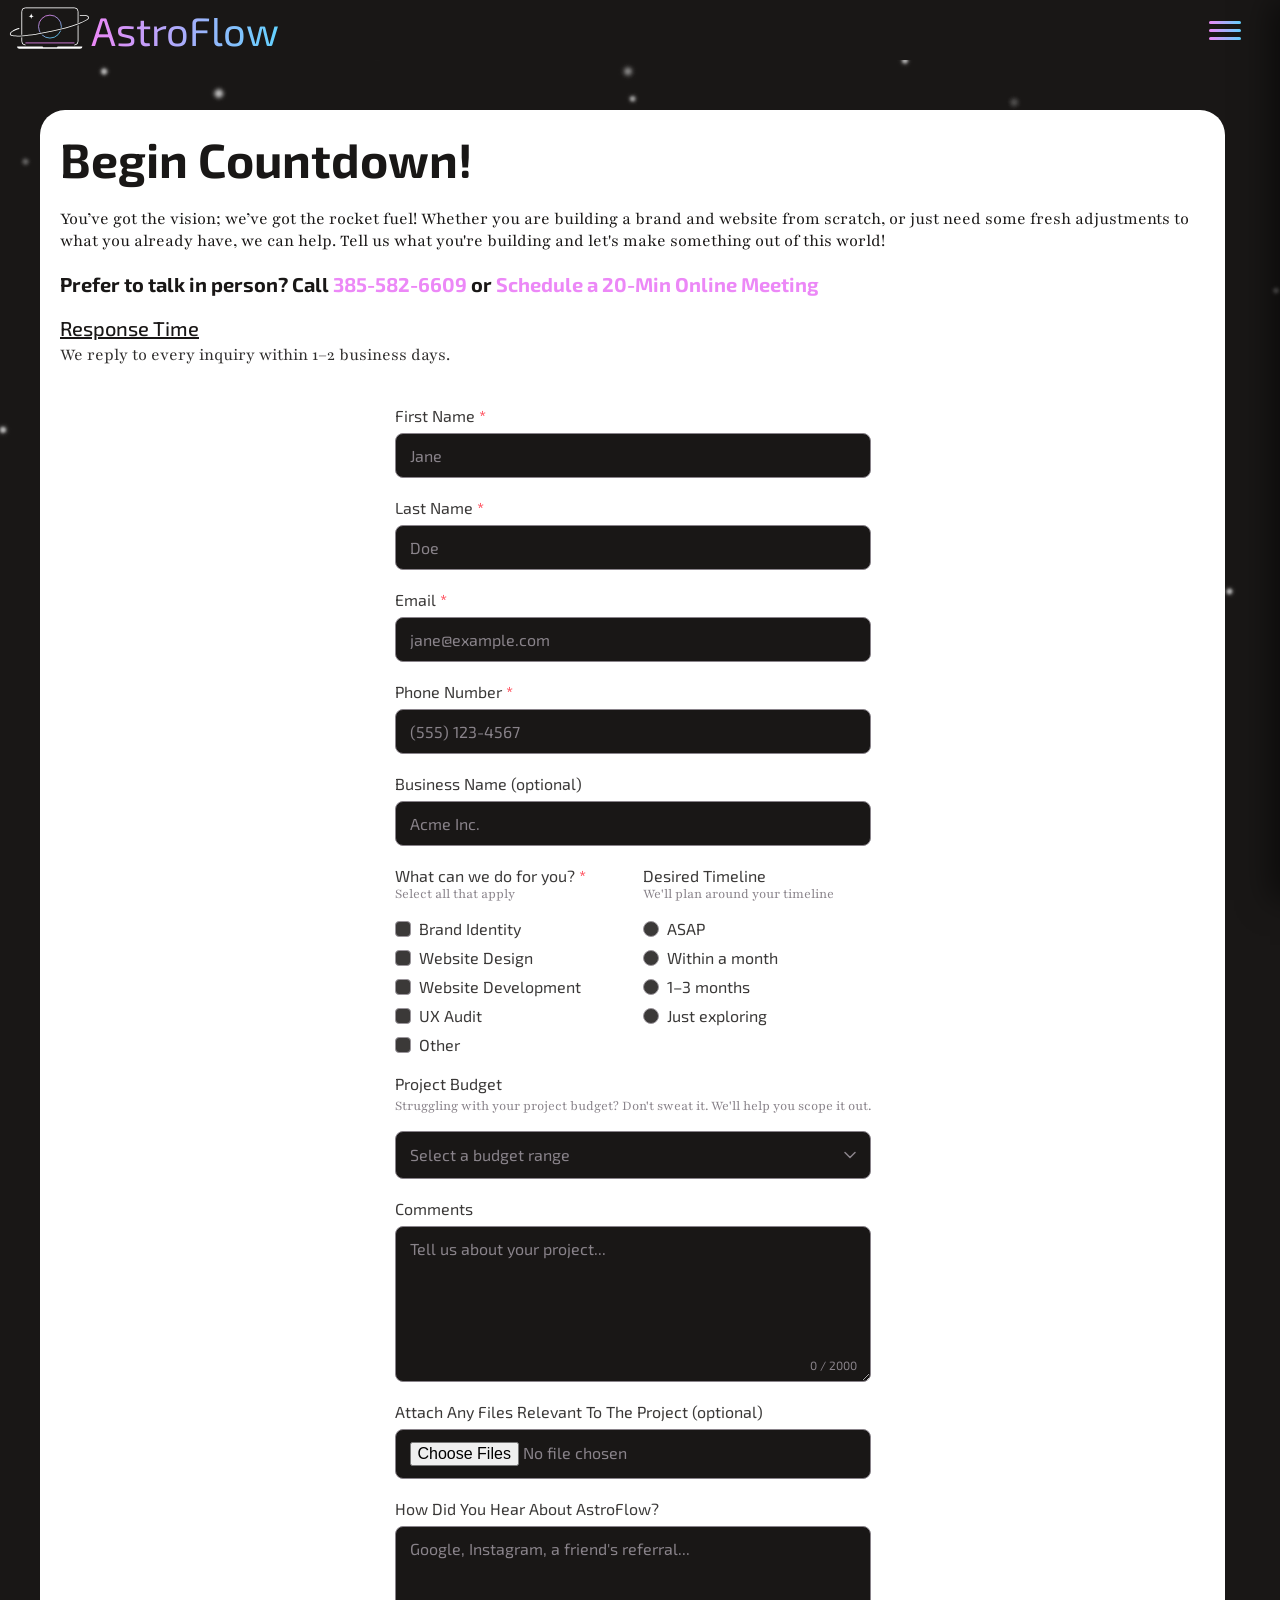
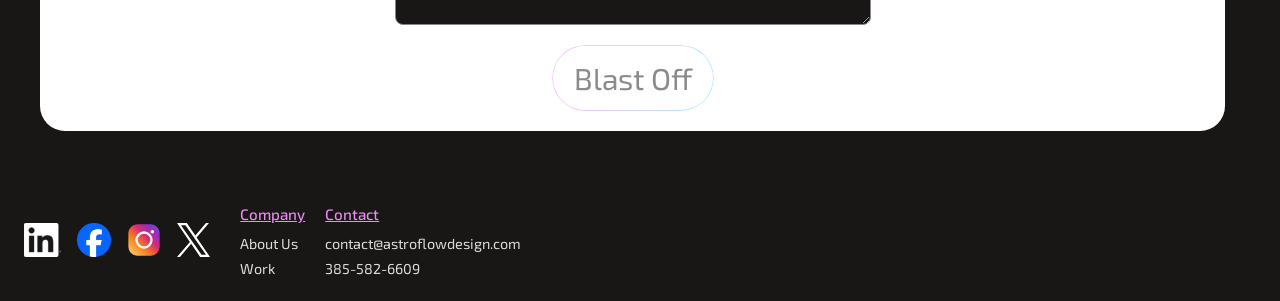
<file: contact.html>
<!DOCTYPE html>
<html lang="en">
<head>
    <!-- Google tag (gtag.js) -->
    <script async src="https://www.googletagmanager.com/gtag/js?id=G-5488L0ESMW"></script>
    <script>
      window.dataLayer = window.dataLayer || [];
      function gtag(){dataLayer.push(arguments);}
      gtag("js", new Date());

      gtag("config", "G-5488L0ESMW");
    </script>
    <script type="text/javascript">
        (function(c,l,a,r,i,t,y){
            c[a]=c[a]||function(){(c[a].q=c[a].q||[]).push(arguments)};
            t=l.createElement(r);t.async=1;t.src="https://www.clarity.ms/tag/"+i;
            y=l.getElementsByTagName(r)[0];y.parentNode.insertBefore(t,y);
        })(window, document, "clarity", "script", "yeg5z2hawe");
    </script>

    <meta charset="UTF-8">
    <meta name="viewport" content="width=device-width, initial-scale=1.0">
    <link rel="stylesheet" href="styles.css">
    <link rel="icon" type="image/png" href="Images/logo_fav.png">
    <link rel="preconnect" href="https://fonts.googleapis.com">
    <link rel="preconnect" href="https://fonts.gstatic.com" crossorigin>
    <link href="https://fonts.googleapis.com/css2?family=Exo+2:ital,wght@0,100..900;1,100..900&family=Playfair:ital,opsz,wght@0,5..1200,300..900;1,5..1200,300..900&display=swap" rel="stylesheet">

    <title>Contact AstroFlow | Get a Web Design Quote in Orem, UT</title>
    <meta name="description" content="Ready to start your project? Contact AstroFlow, a web design agency based in Orem, Utah, for a free quote or to schedule a call. We serve clients everywhere.">
    <link rel="canonical" href="https://astroflowdesign.com/contact.html">

    <meta property="og:type" content="website">
    <meta property="og:site_name" content="AstroFlow">
    <meta property="og:title" content="Contact AstroFlow | Get a Web Design Quote in Orem, UT">
    <meta property="og:description" content="Ready to start your project? Contact AstroFlow, a web design agency based in Orem, Utah, for a free quote or to schedule a call. We serve clients everywhere.">
    <meta property="og:url" content="https://astroflowdesign.com/contact.html">
    <meta property="og:image" content="https://astroflowdesign.com/Images/Logo.svg">

    <meta name="twitter:card" content="summary_large_image">
    <meta name="twitter:title" content="Contact AstroFlow | Get a Web Design Quote in Orem, UT">
    <meta name="twitter:description" content="Ready to start your project? Contact AstroFlow, a web design agency based in Orem, Utah, for a free quote or to schedule a call. We serve clients everywhere.">
    <meta name="twitter:image" content="https://astroflowdesign.com/Images/Logo.svg">

    <script type="application/ld+json">
    {
      "@context": "https://schema.org",
      "@type": "ContactPage",
      "url": "https://astroflowdesign.com/contact.html",
      "about": { "@id": "https://astroflowdesign.com/#agency" },
      "mainEntity": {
        "@type": "ContactPoint",
        "telephone": "+1-385-582-6609",
        "email": "contact@astroflowdesign.com",
        "contactType": "sales",
        "areaServed": "US",
        "availableLanguage": "English"
      }
    }
    </script>

    <script type="application/ld+json">
    {
      "@context": "https://schema.org",
      "@type": "BreadcrumbList",
      "itemListElement": [
        { "@type": "ListItem", "position": 1, "name": "Home", "item": "https://astroflowdesign.com/" },
        { "@type": "ListItem", "position": 2, "name": "Contact", "item": "https://astroflowdesign.com/contact.html" }
      ]
    }
    </script>
</head>

<body>

    <svg class="starfield" viewBox="0 0 1440 900" preserveAspectRatio="xMidYMid slice">
      <defs>
        <filter id="circleGlow" x="-200%" y="-200%" width="500%" height="500%">
          <feGaussianBlur in="SourceGraphic" stdDeviation="10" result="blurred"/>
          <feDropShadow in="blurred" dx="0" dy="0" stdDeviation="15" flood-color="#ffffff" flood-opacity="0.5"/>
        </filter>
        <symbol id="star4" viewBox="-50 -50 100 100" overflow="visible">
          <circle cx="0" cy="0" r="15" fill="white" filter="url(#circleGlow)"/>
        </symbol>
        <filter id="starGlow" x="-60%" y="-60%" width="220%" height="220%">
          <feGaussianBlur in="SourceGraphic" stdDeviation="0.6" result="blur"/>
          <feMerge><feMergeNode in="blur"/><feMergeNode in="SourceGraphic"/></feMerge>
        </filter>
        <filter id="planetBackdropColor" color-interpolation-filters="sRGB">
          <feFlood flood-color="#191716" result="flood"/>
          <feComposite in="flood" in2="SourceGraphic" operator="in"/>
        </filter>
      </defs>
      <g filter="url(#starGlow)">
        <g class="star-layer" data-speed="0.06">
          <!-- far layer: small, dim, plentiful (compressed toward a shared size band) -->
          <use href="#star4" width="2.4" height="2.4" transform="translate(40,120) rotate(10) scale(6.72)" opacity="0.45"><animate attributeName="opacity" values="0.45;0.07;0.45" dur="2.8s" begin="0.2s" repeatCount="indefinite"/></use>
          <use href="#star4" width="2.4" height="2.4" transform="translate(180,60) rotate(25) scale(7.19)" opacity="0.55"><animate attributeName="opacity" values="0.55;0.08;0.55" dur="3.4s" begin="1.5s" repeatCount="indefinite"/></use>
          <use href="#star4" width="2.4" height="2.4" transform="translate(310,220) rotate(40) scale(6.85)" opacity="0.4"><animate attributeName="opacity" values="0.4;0.06;0.4" dur="4.1s" begin="3.0s" repeatCount="indefinite"/></use>
          <use href="#star4" width="2.4" height="2.4" transform="translate(460,40) rotate(55) scale(7.33)" opacity="0.5"><animate attributeName="opacity" values="0.5;0.08;0.5" dur="3.7s" begin="4.5s" repeatCount="indefinite"/></use>
          <use href="#star4" width="2.4" height="2.4" transform="translate(590,310) rotate(70) scale(6.99)" opacity="0.6"><animate attributeName="opacity" values="0.6;0.09;0.6" dur="2.6s" begin="0.8s" repeatCount="indefinite"/></use>
          <use href="#star4" width="2.4" height="2.4" transform="translate(720,90) rotate(85) scale(6.79)" opacity="0.42"><animate attributeName="opacity" values="0.42;0.06;0.42" dur="4.5s" begin="2.2s" repeatCount="indefinite"/></use>
          <use href="#star4" width="2.4" height="2.4" transform="translate(850,260) rotate(5) scale(7.26)" opacity="0.48"><animate attributeName="opacity" values="0.48;0.07;0.48" dur="3.2s" begin="5.1s" repeatCount="indefinite"/></use>
          <use href="#star4" width="2.4" height="2.4" transform="translate(980,50) rotate(20) scale(6.92)" opacity="0.52"><animate attributeName="opacity" values="0.52;0.08;0.52" dur="3.9s" begin="3.7s" repeatCount="indefinite"/></use>
          <use href="#star4" width="2.4" height="2.4" transform="translate(1110,340) rotate(35) scale(7.39)" opacity="0.38"><animate attributeName="opacity" values="0.38;0.06;0.38" dur="2.9s" begin="1.1s" repeatCount="indefinite"/></use>
          <use href="#star4" width="2.4" height="2.4" transform="translate(1240,120) rotate(50) scale(7.06)" opacity="0.58"><animate attributeName="opacity" values="0.58;0.09;0.58" dur="4.3s" begin="4.9s" repeatCount="indefinite"/></use>
          <use href="#star4" width="2.4" height="2.4" transform="translate(1360,280) rotate(65) scale(6.65)" opacity="0.44"><animate attributeName="opacity" values="0.44;0.07;0.44" dur="3.6s" begin="0.5s" repeatCount="indefinite"/></use>
          <use href="#star4" width="2.4" height="2.4" transform="translate(90,420) rotate(80) scale(7.12)" opacity="0.5"><animate attributeName="opacity" values="0.5;0.08;0.5" dur="2.7s" begin="2.8s" repeatCount="indefinite"/></use>
          <use href="#star4" width="2.4" height="2.4" transform="translate(230,480) rotate(12) scale(7.46)" opacity="0.46"><animate attributeName="opacity" values="0.46;0.07;0.46" dur="4.0s" begin="5.5s" repeatCount="indefinite"/></use>
          <use href="#star4" width="2.4" height="2.4" transform="translate(380,560) rotate(27) scale(6.85)" opacity="0.55"><animate attributeName="opacity" values="0.55;0.08;0.55" dur="3.3s" begin="1.8s" repeatCount="indefinite"/></use>
          <use href="#star4" width="2.4" height="2.4" transform="translate(520,610) rotate(42) scale(7.06)" opacity="0.4"><animate attributeName="opacity" values="0.4;0.06;0.4" dur="4.8s" begin="3.4s" repeatCount="indefinite"/></use>
          <use href="#star4" width="2.4" height="2.4" transform="translate(650,470) rotate(57) scale(6.72)" opacity="0.5"><animate attributeName="opacity" values="0.5;0.08;0.5" dur="2.5s" begin="0.9s" repeatCount="indefinite"/></use>
          <use href="#star4" width="2.4" height="2.4" transform="translate(790,540) rotate(72) scale(7.26)" opacity="0.42"><animate attributeName="opacity" values="0.42;0.06;0.42" dur="3.8s" begin="4.2s" repeatCount="indefinite"/></use>
          <use href="#star4" width="2.4" height="2.4" transform="translate(920,600) rotate(87) scale(6.92)" opacity="0.6"><animate attributeName="opacity" values="0.6;0.09;0.6" dur="4.2s" begin="2.5s" repeatCount="indefinite"/></use>
          <use href="#star4" width="2.4" height="2.4" transform="translate(1050,460) rotate(18) scale(7.33)" opacity="0.48"><animate attributeName="opacity" values="0.48;0.07;0.48" dur="3.0s" begin="5.8s" repeatCount="indefinite"/></use>
          <use href="#star4" width="2.4" height="2.4" transform="translate(1180,520) rotate(33) scale(6.99)" opacity="0.44"><animate attributeName="opacity" values="0.44;0.07;0.44" dur="4.6s" begin="1.3s" repeatCount="indefinite"/></use>
          <use href="#star4" width="2.4" height="2.4" transform="translate(1310,580) rotate(48) scale(6.79)" opacity="0.52"><animate attributeName="opacity" values="0.52;0.08;0.52" dur="2.9s" begin="3.9s" repeatCount="indefinite"/></use>
          <use href="#star4" width="2.4" height="2.4" transform="translate(150,720) rotate(63) scale(7.19)" opacity="0.38"><animate attributeName="opacity" values="0.38;0.06;0.38" dur="3.5s" begin="0.4s" repeatCount="indefinite"/></use>
          <use href="#star4" width="2.4" height="2.4" transform="translate(400,780) rotate(78) scale(7.06)" opacity="0.56"><animate attributeName="opacity" values="0.56;0.08;0.56" dur="4.4s" begin="2.1s" repeatCount="indefinite"/></use>
          <use href="#star4" width="2.4" height="2.4" transform="translate(700,750) rotate(8) scale(6.85)" opacity="0.46"><animate attributeName="opacity" values="0.46;0.07;0.46" dur="3.1s" begin="4.7s" repeatCount="indefinite"/></use>
          <use href="#star4" width="2.4" height="2.4" transform="translate(1000,800) rotate(22) scale(7.12)" opacity="0.5"><animate attributeName="opacity" values="0.5;0.08;0.5" dur="3.9s" begin="1.6s" repeatCount="indefinite"/></use>
        </g>
        <g class="star-layer" data-speed="0.16">
          <!-- mid layer: medium size/brightness (compressed toward a shared size band) -->
          <use href="#star4" width="2.4" height="2.4" transform="translate(100,150) rotate(20) scale(7.66)" opacity="0.6"><animate attributeName="opacity" values="0.6;0.09;0.6" dur="3.0s" begin="0.5s" repeatCount="indefinite"/></use>
          <use href="#star4" width="2.4" height="2.4" transform="translate(300,80) rotate(50) scale(8.0)" opacity="0.65"><animate attributeName="opacity" values="0.65;0.1;0.65" dur="3.6s" begin="2.0s" repeatCount="indefinite"/></use>
          <use href="#star4" width="2.4" height="2.4" transform="translate(500,200) rotate(80) scale(7.87)" opacity="0.55"><animate attributeName="opacity" values="0.55;0.08;0.55" dur="4.2s" begin="3.5s" repeatCount="indefinite"/></use>
          <use href="#star4" width="2.4" height="2.4" transform="translate(700,60) rotate(10) scale(8.2)" opacity="0.7"><animate attributeName="opacity" values="0.7;0.1;0.7" dur="2.8s" begin="1.0s" repeatCount="indefinite"/></use>
          <use href="#star4" width="2.4" height="2.4" transform="translate(900,180) rotate(40) scale(7.73)" opacity="0.6"><animate attributeName="opacity" values="0.6;0.09;0.6" dur="3.9s" begin="4.5s" repeatCount="indefinite"/></use>
          <use href="#star4" width="2.4" height="2.4" transform="translate(1100,90) rotate(70) scale(8.07)" opacity="0.68"><animate attributeName="opacity" values="0.68;0.1;0.68" dur="3.3s" begin="0.3s" repeatCount="indefinite"/></use>
          <use href="#star4" width="2.4" height="2.4" transform="translate(1300,220) rotate(100) scale(7.93)" opacity="0.58"><animate attributeName="opacity" values="0.58;0.09;0.58" dur="4.5s" begin="2.8s" repeatCount="indefinite"/></use>
          <use href="#star4" width="2.4" height="2.4" transform="translate(200,350) rotate(25) scale(8.27)" opacity="0.72"><animate attributeName="opacity" values="0.72;0.11;0.72" dur="3.1s" begin="5.0s" repeatCount="indefinite"/></use>
          <use href="#star4" width="2.4" height="2.4" transform="translate(450,420) rotate(55) scale(7.8)" opacity="0.62"><animate attributeName="opacity" values="0.62;0.09;0.62" dur="3.7s" begin="1.5s" repeatCount="indefinite"/></use>
          <use href="#star4" width="2.4" height="2.4" transform="translate(650,380) rotate(85) scale(8.14)" opacity="0.66"><animate attributeName="opacity" values="0.66;0.1;0.66" dur="4.0s" begin="3.2s" repeatCount="indefinite"/></use>
          <use href="#star4" width="2.4" height="2.4" transform="translate(850,450) rotate(15) scale(7.66)" opacity="0.56"><animate attributeName="opacity" values="0.56;0.08;0.56" dur="2.9s" begin="0.8s" repeatCount="indefinite"/></use>
          <use href="#star4" width="2.4" height="2.4" transform="translate(1050,400) rotate(45) scale(8.0)" opacity="0.7"><animate attributeName="opacity" values="0.7;0.1;0.7" dur="3.5s" begin="4.0s" repeatCount="indefinite"/></use>
          <use href="#star4" width="2.4" height="2.4" transform="translate(1250,460) rotate(75) scale(7.87)" opacity="0.6"><animate attributeName="opacity" values="0.6;0.09;0.6" dur="4.3s" begin="2.2s" repeatCount="indefinite"/></use>
          <use href="#star4" width="2.4" height="2.4" transform="translate(350,650) rotate(105) scale(8.2)" opacity="0.64"><animate attributeName="opacity" values="0.64;0.1;0.64" dur="3.2s" begin="5.3s" repeatCount="indefinite"/></use>
          <use href="#star4" width="2.4" height="2.4" transform="translate(900,700) rotate(30) scale(7.93)" opacity="0.68"><animate attributeName="opacity" values="0.68;0.1;0.68" dur="3.8s" begin="1.8s" repeatCount="indefinite"/></use>
        </g>
        <g class="star-layer" data-speed="0.32">
          <!-- near layer: larger, fewer, brighter (compressed toward a shared size band) -->
          <use href="#star4" width="2.4" height="2.4" transform="translate(200,250) rotate(15) scale(8.68)" opacity="0.85"><animate attributeName="opacity" values="0.85;0.13;0.85" dur="3.5s" begin="0.6s" repeatCount="indefinite"/></use>
          <use href="#star4" width="2.4" height="2.4" transform="translate(500,150) rotate(45) scale(9.22)" opacity="0.9"><animate attributeName="opacity" values="0.9;0.14;0.9" dur="4.0s" begin="2.5s" repeatCount="indefinite"/></use>
          <use href="#star4" width="2.4" height="2.4" transform="translate(800,300) rotate(75) scale(8.47)" opacity="0.8"><animate attributeName="opacity" values="0.8;0.12;0.8" dur="3.2s" begin="4.0s" repeatCount="indefinite"/></use>
          <use href="#star4" width="2.4" height="2.4" transform="translate(1100,180) rotate(105) scale(9.49)" opacity="0.95"><animate attributeName="opacity" values="0.95;0.14;0.95" dur="4.5s" begin="1.2s" repeatCount="indefinite"/></use>
          <use href="#star4" width="2.4" height="2.4" transform="translate(350,500) rotate(30) scale(8.88)" opacity="0.82"><animate attributeName="opacity" values="0.82;0.12;0.82" dur="3.8s" begin="3.3s" repeatCount="indefinite"/></use>
          <use href="#star4" width="2.4" height="2.4" transform="translate(700,550) rotate(60) scale(8.61)" opacity="0.88"><animate attributeName="opacity" values="0.88;0.13;0.88" dur="4.2s" begin="0.4s" repeatCount="indefinite"/></use>
          <use href="#star4" width="2.4" height="2.4" transform="translate(1000,480) rotate(90) scale(9.35)" opacity="0.78"><animate attributeName="opacity" values="0.78;0.12;0.78" dur="3.0s" begin="2.0s" repeatCount="indefinite"/></use>
          <use href="#star4" width="2.4" height="2.4" transform="translate(1250,600) rotate(120) scale(9.01)" opacity="0.92"><animate attributeName="opacity" values="0.92;0.14;0.92" dur="3.9s" begin="4.8s" repeatCount="indefinite"/></use>
        </g>
      </g>
    </svg>

    <header>
        <nav>
            <a href="index.html">
                <img src="Images/Logo.svg" id="logo" alt="astroflow logo" />
            </a>
            <a href="index.html" id="name">AstroFlow</a>
            <div class="nav-links">
                <a href="work.html">Work</a>
                <a href="services.html">Services</a>
                <a href="about.html">About</a>
                <a href="contact.html">Contact</a>
            </div>
            <button class="hamburger" type="button" aria-label="Open menu" aria-expanded="false" aria-controls="mobile-nav">
                <span></span>
                <span></span>
                <span></span>
            </button>
        </nav>
    </header>

    <div class="mobile-nav-overlay"></div>
    <nav class="mobile-nav" id="mobile-nav">
        <button class="mobile-nav-close" type="button" aria-label="Close menu">
            <span></span>
            <span></span>
        </button>
        <a href="work.html">Work</a>
        <a href="services.html">Services</a>
        <a href="about.html">About</a>
        <a href="contact.html">Contact</a>
    </nav>

    <main>
        <div class="overall-container">
            <div class="contact-text">
                <h4>Begin Countdown!</h4>
                <p>You&rsquo;ve got the vision; we&rsquo;ve got the rocket fuel! Whether you are building a brand and website from scratch, or just need some fresh adjustments to what you already have, we can help. Tell us what you're building and let's make something out of this world!</p>
                <h6>Prefer to talk in person? Call <a href="tel:3855826609">385-582-6609</a> or <a href="https://calendar.app.google/r5qSnyxkpvEnj99V9" target="_blank" rel="noopener noreferrer">Schedule a 20-Min Online Meeting</a></h6>
                <div class="contact-response">
                    <h6>Response Time</h6>
                    <p>We reply to every inquiry within 1&ndash;2 business days.</p>
                </div>
            </div>

            <div class="rocket-wrap">
                <img src="Images/big_spaceship.svg" alt="" class="rocket" />
                <div class="rocket-smoke">
                    <span></span>
                    <span></span>
                    <span></span>
                    <span></span>
                    <span></span>
                    <span></span>
                </div>
                <div class="rocket-flame"></div>
            </div>

            <div class="form">
                <form id="contact-form" action="https://formsubmit.co/ajax/contact@astroflowdesign.com" method="POST" enctype="multipart/form-data">
                    <input type="hidden" name="_subject" value="New project inquiry from AstroFlow website" />

                    <div class="form-row">
                        <div class="form-group">
                            <label for="first-name">First Name <span class="required-mark">*</span></label>
                            <input type="text" id="first-name" name="first_name" placeholder="Jane" maxlength="50" required />
                            <span class="field-error">Please complete this required field.</span>
                        </div>
                        <div class="form-group">
                            <label for="last-name">Last Name <span class="required-mark">*</span></label>
                            <input type="text" id="last-name" name="last_name" placeholder="Doe" maxlength="50" required />
                            <span class="field-error">Please complete this required field.</span>
                        </div>
                    </div>

                    <div class="form-row">
                        <div class="form-group">
                            <label for="email">Email <span class="required-mark">*</span></label>
                            <input type="email" id="email" name="email" placeholder="jane@example.com" required />
                            <span class="field-error-group">
                                <span class="field-error field-error--required">Please complete this required field.</span>
                                <span class="field-error field-error--format">Email must be formatted correctly.</span>
                            </span>
                        </div>
                        <div class="form-group">
                            <label for="phone">Phone Number <span class="required-mark">*</span></label>
                            <input type="tel" id="phone" name="phone" placeholder="(555) 123-4567" inputmode="numeric" maxlength="14" pattern="\(\d{3}\) \d{3}-\d{4}" title="(555) 123-4567" required />
                            <span class="field-error">Please complete this required field.</span>
                        </div>
                    </div>

                    <div class="form-group">
                        <label for="business-name">Business Name (optional)</label>
                        <input type="text" id="business-name" name="business_name" placeholder="Acme Inc." maxlength="100" />
                    </div>

                    <div class="form-row form-row--keep-row">
                        <fieldset class="form-group checkbox-fieldset">
                            <legend>What can we do for you? <span class="required-mark">*</span></legend>
                            <p class="fieldset-hint">Select all that apply</p>
                            <div class="checkbox-group">
                                <label class="checkbox-option">
                                    <input type="checkbox" id="looking-for-check" name="looking_for" value="Brand Identity" />
                                    <span>Brand Identity</span>
                                </label>
                                <label class="checkbox-option">
                                    <input type="checkbox" name="looking_for" value="Website Design" />
                                    <span>Website Design</span>
                                </label>
                                <label class="checkbox-option">
                                    <input type="checkbox" name="looking_for" value="Website Development" />
                                    <span>Website Development</span>
                                </label>
                                <label class="checkbox-option">
                                    <input type="checkbox" name="looking_for" value="UX Audit" />
                                    <span>UX Audit</span>
                                </label>
                                <label class="checkbox-option">
                                    <input type="checkbox" name="looking_for" value="Other" />
                                    <span>Other</span>
                                </label>
                            </div>
                            <span class="field-error">Please select at least one option.</span>
                        </fieldset>

                        <fieldset class="form-group radio-fieldset">
                            <legend>Desired Timeline</legend>
                            <p class="fieldset-hint">We'll plan around your timeline</p>
                            <div class="radio-group">
                                <label class="radio-option">
                                    <input type="radio" name="timeline" value="ASAP" />
                                    <span>ASAP</span>
                                </label>
                                <label class="radio-option">
                                    <input type="radio" name="timeline" value="Within a month" />
                                    <span>Within a month</span>
                                </label>
                                <label class="radio-option">
                                    <input type="radio" name="timeline" value="1-3 months" />
                                    <span>1–3 months</span>
                                </label>
                                <label class="radio-option">
                                    <input type="radio" name="timeline" value="Just exploring" />
                                    <span>Just exploring</span>
                                </label>
                            </div>
                        </fieldset>
                    </div>

                    <div class="form-group">
                        <label for="budget">Project Budget</label>
                        <p class="fieldset-hint">Struggling with your project budget? Don't sweat it. We'll help you scope it out.</p>
                        <select id="budget" name="budget">
                            <option value="" disabled selected>Select a budget range</option>
                            <option value="500-1000">$500 - $1,000</option>
                            <option value="1000-2000">$1,000 - $2,000</option>
                            <option value="2000-3000">$2,000 - $3,000</option>
                            <option value="3000-4000">$3,000 - $4,000</option>
                            <option value="4000-5000">$4,000 - $5,000</option>
                            <option value="not-sure">Not Sure Yet</option>
                        </select>
                    </div>

                    <div class="form-group">
                        <label for="comments">Comments</label>
                        <div class="textarea-wrapper">
                            <textarea id="comments" name="message" placeholder="Tell us about your project..." cols="40" rows="6" maxlength="2000"></textarea>
                            <span class="char-count" id="comments-char-count">0 / 2000</span>
                        </div>
                    </div>

                    <div class="form-group">
                        <label for="file-upload">Attach Any Files Relevant To The Project (optional)</label>
                        <input type="file" id="file-upload" name="attachment" multiple />
                    </div>

                    <div class="form-group">
                        <label for="referral">How Did You Hear About AstroFlow?</label>
                        <textarea id="referral" name="referral" placeholder="Google, Instagram, a friend's referral..." cols="40" rows="3" maxlength="1000"></textarea>
                    </div>

                    <button type="submit" class="nrml-btn">Blast Off</button>
                </form>
            </div>
        </div>
    </main>

    <footer>
        <div class="footer-brand">
            <div class="socials">
                <a href="https://www.linkedin.com/company/143523968/admin/dashboard/" target="_blank" rel="noopener noreferrer" aria-label="LinkedIn"><img src="Images/linkdin.svg" alt="" /></a>
                <a href="https://www.facebook.com/profile.php?id=61590307380702" target="_blank" rel="noopener noreferrer" aria-label="Facebook"><img src="Images/facebook.svg" alt="" /></a>
                <a href="https://www.instagram.com/astro.flow.design/" target="_blank" rel="noopener noreferrer" aria-label="Instagram"><img src="Images/instagram.svg" alt="" /></a>
                <a href="https://x.com/AstroFlowuru1" target="_blank" rel="noopener noreferrer" aria-label="X"><img src="Images/x-logo.svg" alt="" /></a>
            </div>
        </div>

        <div class="footer-cols">
        <div class="footer-col">
            <h4>Company</h4>
            <a href="about.html">About Us</a>
            <a href="work.html">Work</a>
        </div>

        <div class="footer-col">
            <h4>Contact</h4>
            <a href="mailto:contact@astroflowdesign.com">contact@astroflowdesign.com</a>
            <a href="tel:3855826609">385-582-6609</a>
        </div>
        </div>
    </footer>

    <script src="script.js"></script>
</body>
</html>
</file>
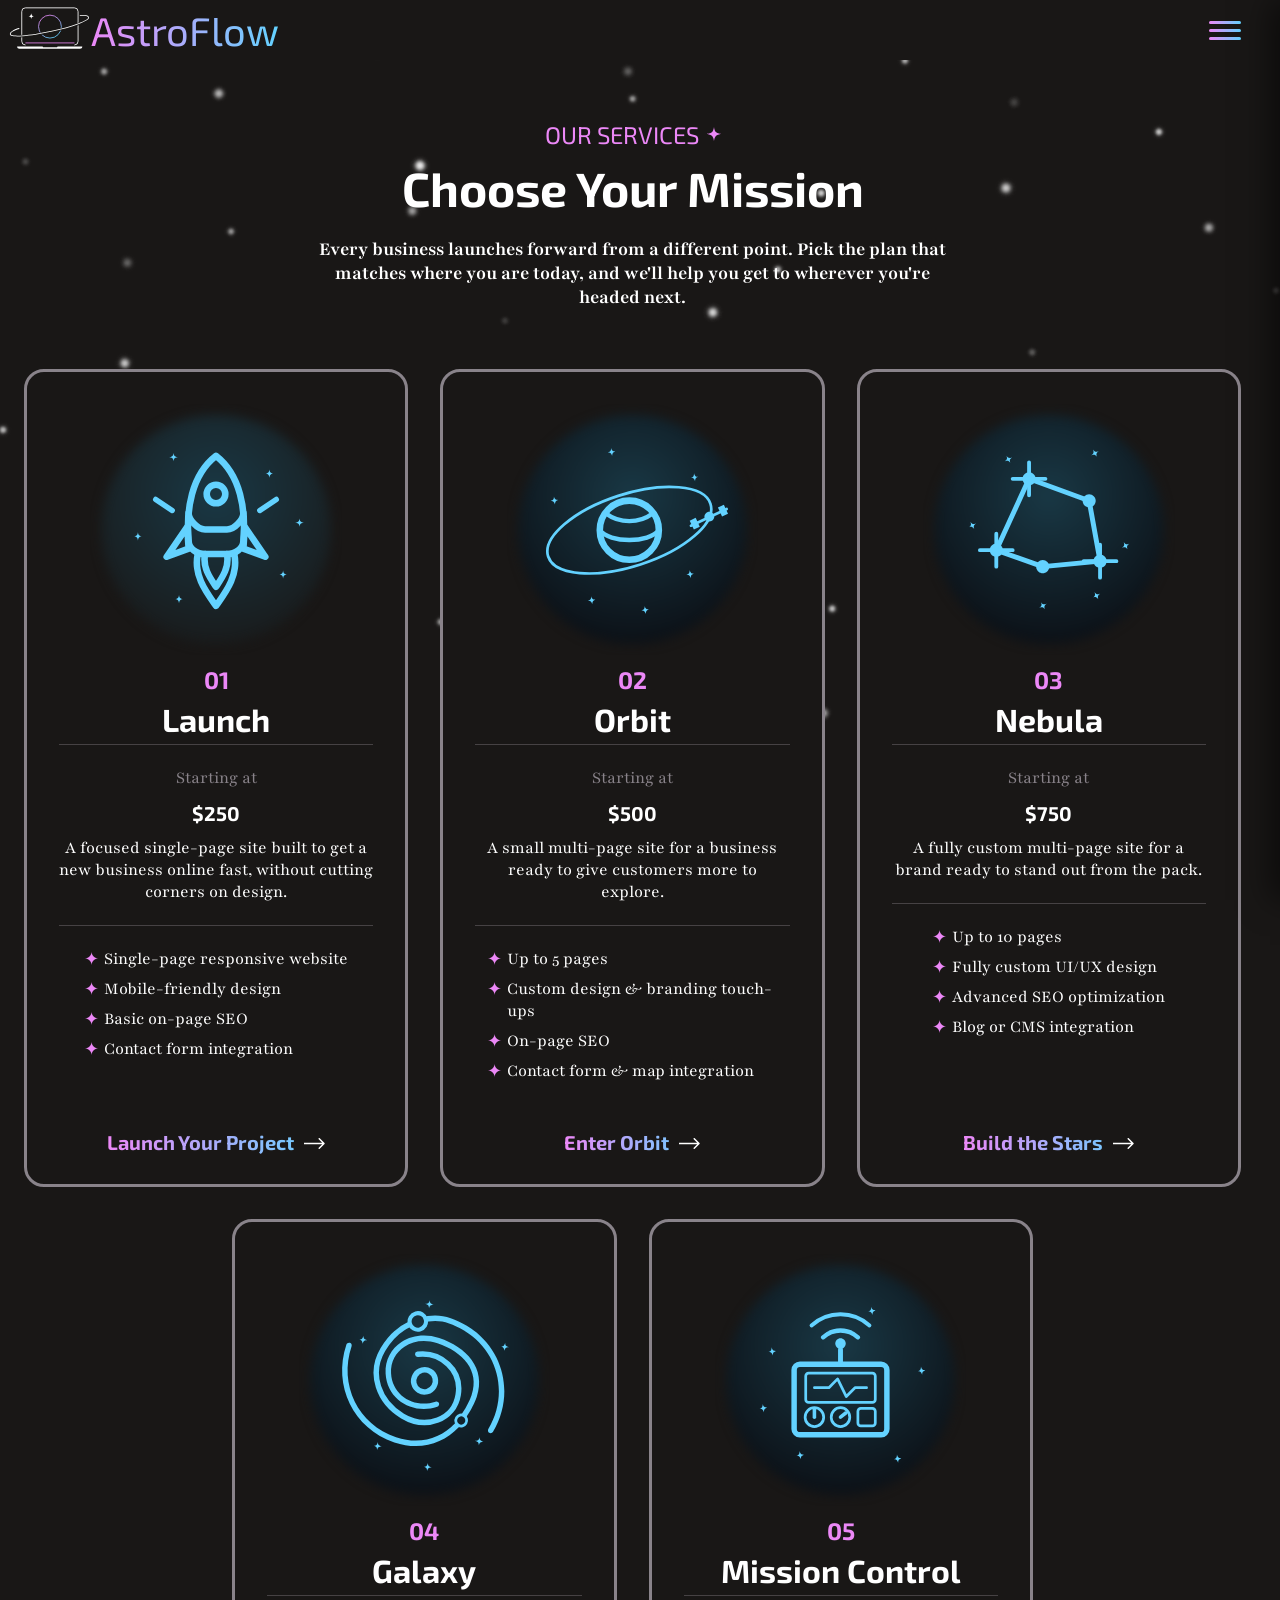
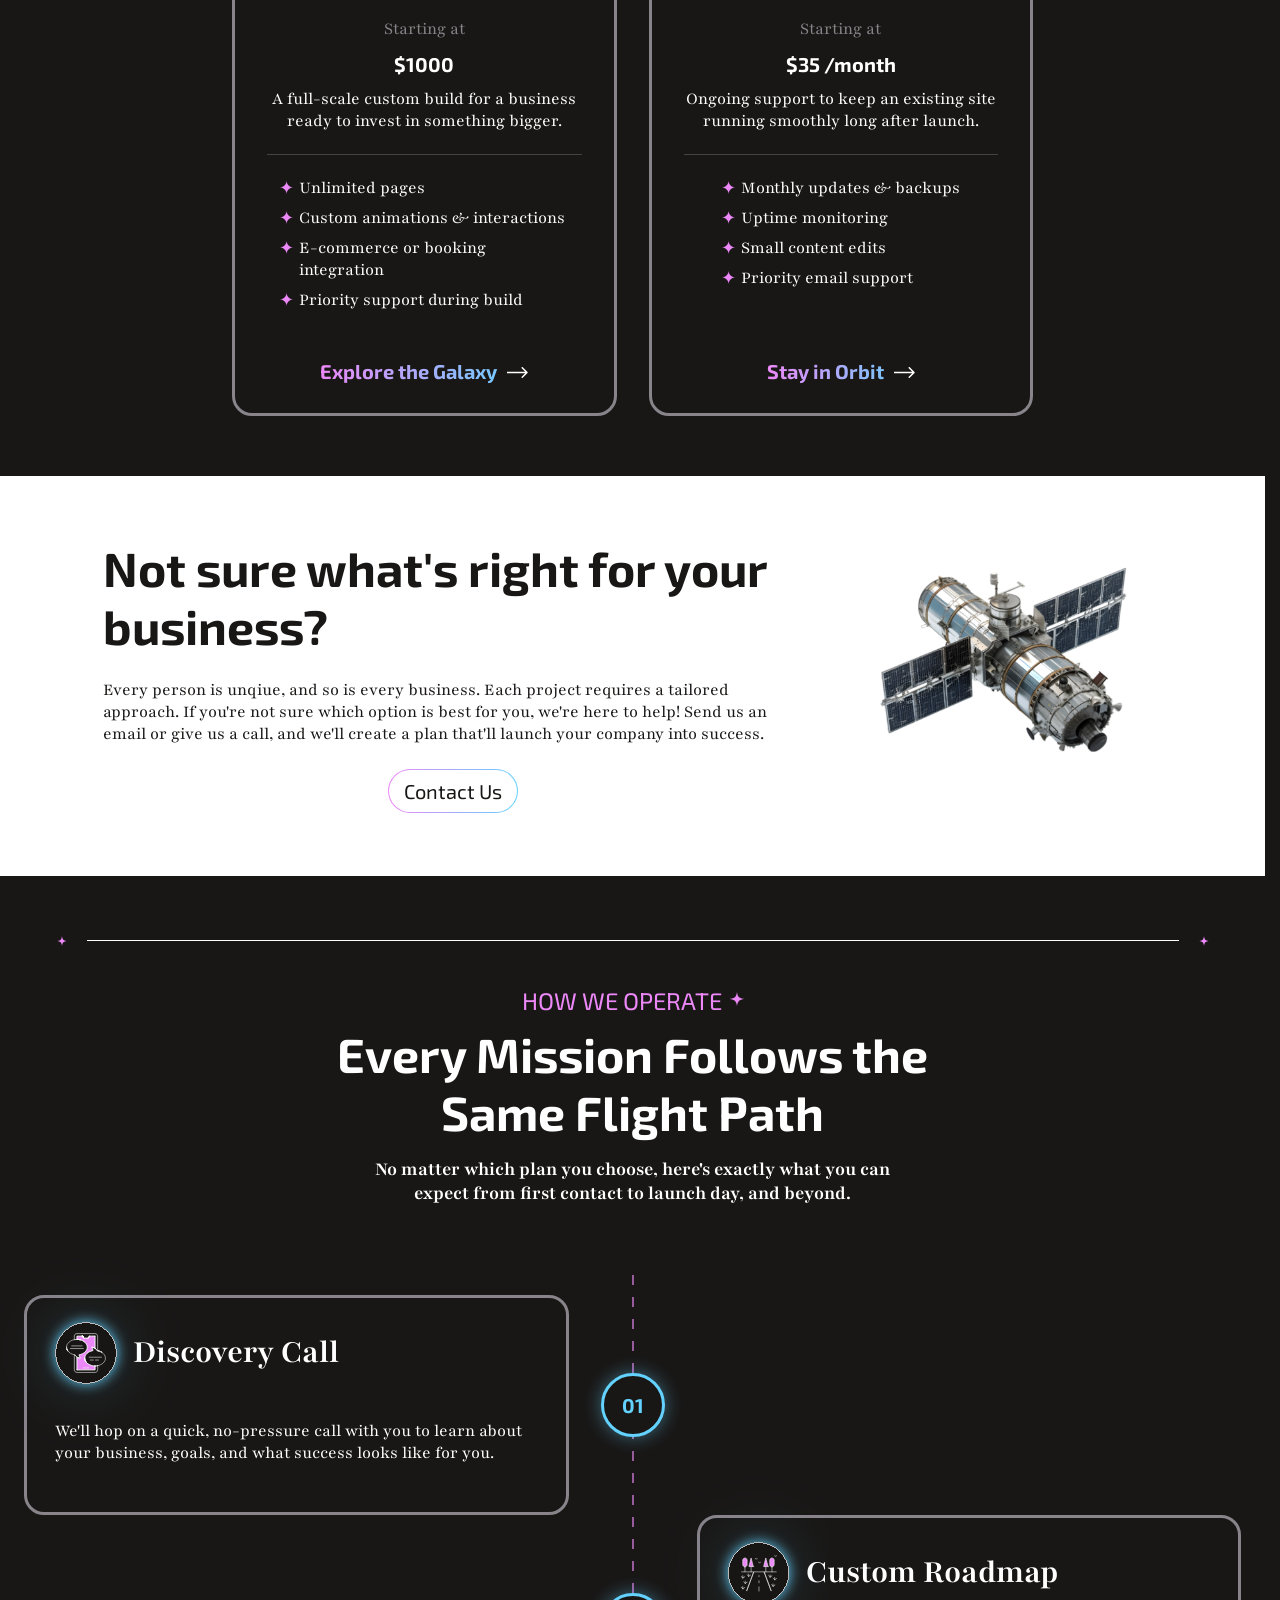
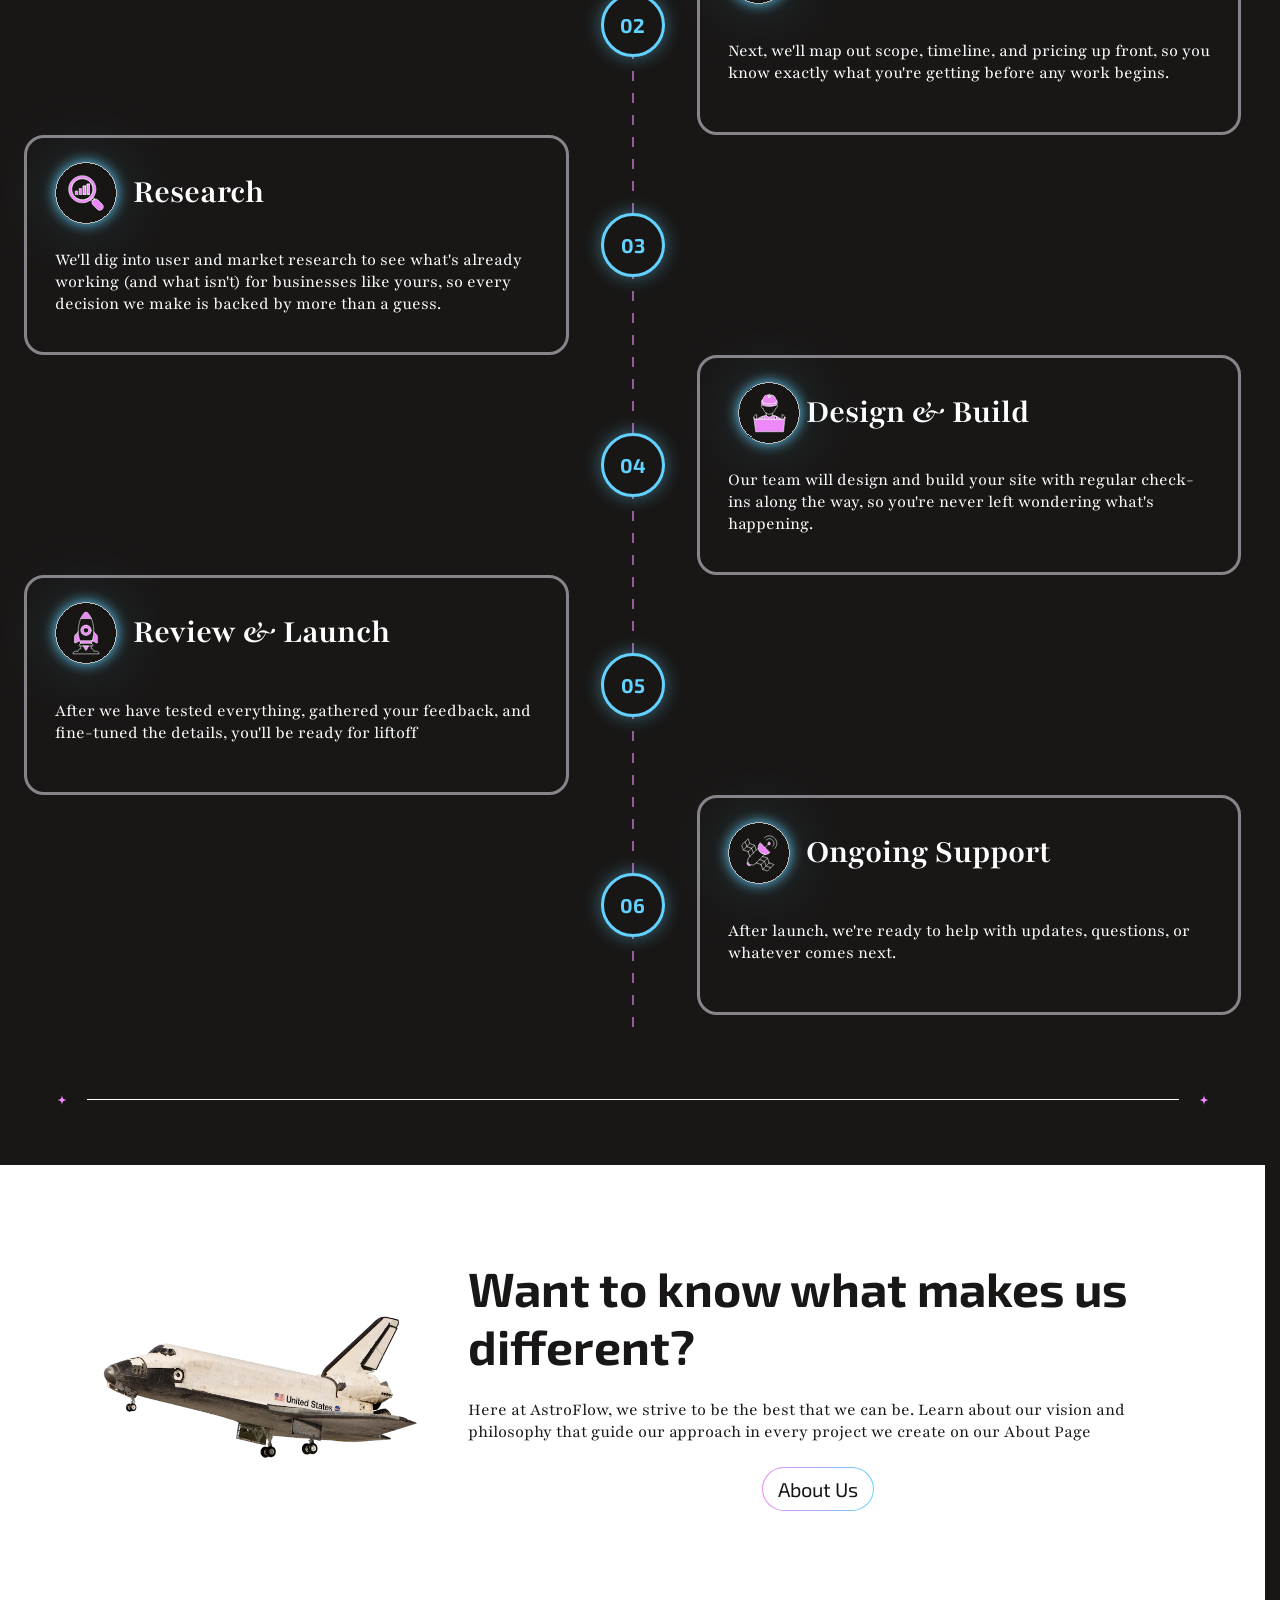
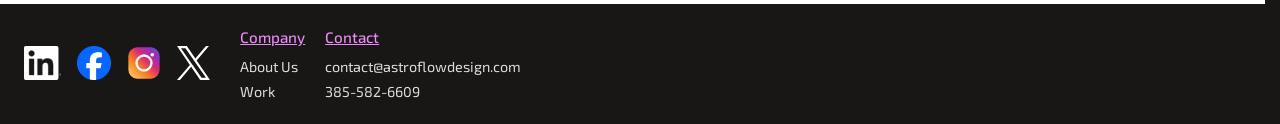
<file: services.html>
<!DOCTYPE html>
<html lang="en">
<head>
    <!-- Google tag (gtag.js) -->
    <script async src="https://www.googletagmanager.com/gtag/js?id=G-5488L0ESMW"></script>
    <script>
      window.dataLayer = window.dataLayer || [];
      function gtag(){dataLayer.push(arguments);}
      gtag("js", new Date());

      gtag("config", "G-5488L0ESMW");
    </script>
    <script type="text/javascript">
        (function(c,l,a,r,i,t,y){
            c[a]=c[a]||function(){(c[a].q=c[a].q||[]).push(arguments)};
            t=l.createElement(r);t.async=1;t.src="https://www.clarity.ms/tag/"+i;
            y=l.getElementsByTagName(r)[0];y.parentNode.insertBefore(t,y);
        })(window, document, "clarity", "script", "yeg5z2hawe");
    </script>

<meta charset="UTF-8" />
<meta name="viewport" content="width=device-width, initial-scale=1.0" />
<link rel="stylesheet" href="styles.css">
<link rel="icon" type="image/png" href="Images/logo_fav.png">
<link rel="preconnect" href="https://fonts.googleapis.com">
<link rel="preconnect" href="https://fonts.gstatic.com" crossorigin>
<link href="https://fonts.googleapis.com/css2?family=Exo+2:ital,wght@0,100..900;1,100..900&family=Playfair:ital,opsz,wght@0,5..1200,300..900;1,5..1200,300..900&display=swap" rel="stylesheet">
<title>Web Design Services & Pricing | AstroFlow</title>
<meta name="description" content="Web design packages for every stage of business, from single-page launches to full custom builds and ongoing site support. Utah-based, serving clients everywhere.">
<link rel="canonical" href="https://astroflowdesign.com/services.html">

<meta property="og:type" content="website">
<meta property="og:site_name" content="AstroFlow">
<meta property="og:title" content="Web Design Services & Pricing | AstroFlow">
<meta property="og:description" content="Web design packages for every stage of business, from single-page launches to full custom builds and ongoing site support. Utah-based, serving clients everywhere.">
<meta property="og:url" content="https://astroflowdesign.com/services.html">
<meta property="og:image" content="https://astroflowdesign.com/Images/Logo.svg">

<meta name="twitter:card" content="summary_large_image">
<meta name="twitter:title" content="Web Design Services & Pricing | AstroFlow">
<meta name="twitter:description" content="Web design packages for every stage of business, from single-page launches to full custom builds and ongoing site support. Utah-based, serving clients everywhere.">
<meta name="twitter:image" content="https://astroflowdesign.com/Images/Logo.svg">

<script type="application/ld+json">
{
  "@context": "https://schema.org",
  "@type": "Service",
  "serviceType": "Web Design & Development",
  "provider": { "@id": "https://astroflowdesign.com/#agency" },
  "areaServed": [
    { "@type": "State", "name": "Utah" },
    { "@type": "Country", "name": "United States" }
  ],
  "hasOfferCatalog": {
    "@type": "OfferCatalog",
    "name": "AstroFlow Web Design Plans",
    "itemListElement": [
      {
        "@type": "Offer",
        "name": "Launch",
        "price": "250",
        "priceCurrency": "USD",
        "description": "A focused single-page site built to get a new business online fast, without cutting corners on design."
      },
      {
        "@type": "Offer",
        "name": "Orbit",
        "price": "500",
        "priceCurrency": "USD",
        "description": "A small multi-page site for a business ready to give customers more to explore."
      },
      {
        "@type": "Offer",
        "name": "Nebula",
        "price": "750",
        "priceCurrency": "USD",
        "description": "A fully custom multi-page site for a brand ready to stand out from the pack."
      },
      {
        "@type": "Offer",
        "name": "Galaxy",
        "price": "1000",
        "priceCurrency": "USD",
        "description": "A full-scale custom build for a business ready to invest in something bigger."
      },
      {
        "@type": "Offer",
        "name": "Mission Control",
        "price": "35",
        "priceCurrency": "USD",
        "description": "Ongoing monthly support, updates, and monitoring to keep an existing site running smoothly after launch."
      }
    ]
  }
}
</script>

<script type="application/ld+json">
{
  "@context": "https://schema.org",
  "@type": "BreadcrumbList",
  "itemListElement": [
    { "@type": "ListItem", "position": 1, "name": "Home", "item": "https://astroflowdesign.com/" },
    { "@type": "ListItem", "position": 2, "name": "Services", "item": "https://astroflowdesign.com/services.html" }
  ]
}
</script>
</head>
<body>

    <svg class="starfield" viewBox="0 0 1440 900" preserveAspectRatio="xMidYMid slice">
      <defs>
        <filter id="circleGlow" x="-200%" y="-200%" width="500%" height="500%">
          <feGaussianBlur in="SourceGraphic" stdDeviation="10" result="blurred"/>
          <feDropShadow in="blurred" dx="0" dy="0" stdDeviation="15" flood-color="#ffffff" flood-opacity="0.5"/>
        </filter>
        <symbol id="star4" viewBox="-50 -50 100 100" overflow="visible">
          <circle cx="0" cy="0" r="15" fill="white" filter="url(#circleGlow)"/>
        </symbol>
        <filter id="starGlow" x="-60%" y="-60%" width="220%" height="220%">
          <feGaussianBlur in="SourceGraphic" stdDeviation="0.6" result="blur"/>
          <feMerge><feMergeNode in="blur"/><feMergeNode in="SourceGraphic"/></feMerge>
        </filter>
        <filter id="planetBackdropColor" color-interpolation-filters="sRGB">
          <feFlood flood-color="#191716" result="flood"/>
          <feComposite in="flood" in2="SourceGraphic" operator="in"/>
        </filter>
      </defs>
      <g filter="url(#starGlow)">
        <g class="star-layer" data-speed="0.06">
          <!-- far layer: small, dim, plentiful (compressed toward a shared size band) -->
          <use href="#star4" width="2.4" height="2.4" transform="translate(40,120) rotate(10) scale(6.72)" opacity="0.45"><animate attributeName="opacity" values="0.45;0.07;0.45" dur="2.8s" begin="0.2s" repeatCount="indefinite"/></use>
          <use href="#star4" width="2.4" height="2.4" transform="translate(180,60) rotate(25) scale(7.19)" opacity="0.55"><animate attributeName="opacity" values="0.55;0.08;0.55" dur="3.4s" begin="1.5s" repeatCount="indefinite"/></use>
          <use href="#star4" width="2.4" height="2.4" transform="translate(310,220) rotate(40) scale(6.85)" opacity="0.4"><animate attributeName="opacity" values="0.4;0.06;0.4" dur="4.1s" begin="3.0s" repeatCount="indefinite"/></use>
          <use href="#star4" width="2.4" height="2.4" transform="translate(460,40) rotate(55) scale(7.33)" opacity="0.5"><animate attributeName="opacity" values="0.5;0.08;0.5" dur="3.7s" begin="4.5s" repeatCount="indefinite"/></use>
          <use href="#star4" width="2.4" height="2.4" transform="translate(590,310) rotate(70) scale(6.99)" opacity="0.6"><animate attributeName="opacity" values="0.6;0.09;0.6" dur="2.6s" begin="0.8s" repeatCount="indefinite"/></use>
          <use href="#star4" width="2.4" height="2.4" transform="translate(720,90) rotate(85) scale(6.79)" opacity="0.42"><animate attributeName="opacity" values="0.42;0.06;0.42" dur="4.5s" begin="2.2s" repeatCount="indefinite"/></use>
          <use href="#star4" width="2.4" height="2.4" transform="translate(850,260) rotate(5) scale(7.26)" opacity="0.48"><animate attributeName="opacity" values="0.48;0.07;0.48" dur="3.2s" begin="5.1s" repeatCount="indefinite"/></use>
          <use href="#star4" width="2.4" height="2.4" transform="translate(980,50) rotate(20) scale(6.92)" opacity="0.52"><animate attributeName="opacity" values="0.52;0.08;0.52" dur="3.9s" begin="3.7s" repeatCount="indefinite"/></use>
          <use href="#star4" width="2.4" height="2.4" transform="translate(1110,340) rotate(35) scale(7.39)" opacity="0.38"><animate attributeName="opacity" values="0.38;0.06;0.38" dur="2.9s" begin="1.1s" repeatCount="indefinite"/></use>
          <use href="#star4" width="2.4" height="2.4" transform="translate(1240,120) rotate(50) scale(7.06)" opacity="0.58"><animate attributeName="opacity" values="0.58;0.09;0.58" dur="4.3s" begin="4.9s" repeatCount="indefinite"/></use>
          <use href="#star4" width="2.4" height="2.4" transform="translate(1360,280) rotate(65) scale(6.65)" opacity="0.44"><animate attributeName="opacity" values="0.44;0.07;0.44" dur="3.6s" begin="0.5s" repeatCount="indefinite"/></use>
          <use href="#star4" width="2.4" height="2.4" transform="translate(90,420) rotate(80) scale(7.12)" opacity="0.5"><animate attributeName="opacity" values="0.5;0.08;0.5" dur="2.7s" begin="2.8s" repeatCount="indefinite"/></use>
          <use href="#star4" width="2.4" height="2.4" transform="translate(230,480) rotate(12) scale(7.46)" opacity="0.46"><animate attributeName="opacity" values="0.46;0.07;0.46" dur="4.0s" begin="5.5s" repeatCount="indefinite"/></use>
          <use href="#star4" width="2.4" height="2.4" transform="translate(380,560) rotate(27) scale(6.85)" opacity="0.55"><animate attributeName="opacity" values="0.55;0.08;0.55" dur="3.3s" begin="1.8s" repeatCount="indefinite"/></use>
          <use href="#star4" width="2.4" height="2.4" transform="translate(520,610) rotate(42) scale(7.06)" opacity="0.4"><animate attributeName="opacity" values="0.4;0.06;0.4" dur="4.8s" begin="3.4s" repeatCount="indefinite"/></use>
          <use href="#star4" width="2.4" height="2.4" transform="translate(650,470) rotate(57) scale(6.72)" opacity="0.5"><animate attributeName="opacity" values="0.5;0.08;0.5" dur="2.5s" begin="0.9s" repeatCount="indefinite"/></use>
          <use href="#star4" width="2.4" height="2.4" transform="translate(790,540) rotate(72) scale(7.26)" opacity="0.42"><animate attributeName="opacity" values="0.42;0.06;0.42" dur="3.8s" begin="4.2s" repeatCount="indefinite"/></use>
          <use href="#star4" width="2.4" height="2.4" transform="translate(920,600) rotate(87) scale(6.92)" opacity="0.6"><animate attributeName="opacity" values="0.6;0.09;0.6" dur="4.2s" begin="2.5s" repeatCount="indefinite"/></use>
          <use href="#star4" width="2.4" height="2.4" transform="translate(1050,460) rotate(18) scale(7.33)" opacity="0.48"><animate attributeName="opacity" values="0.48;0.07;0.48" dur="3.0s" begin="5.8s" repeatCount="indefinite"/></use>
          <use href="#star4" width="2.4" height="2.4" transform="translate(1180,520) rotate(33) scale(6.99)" opacity="0.44"><animate attributeName="opacity" values="0.44;0.07;0.44" dur="4.6s" begin="1.3s" repeatCount="indefinite"/></use>
          <use href="#star4" width="2.4" height="2.4" transform="translate(1310,580) rotate(48) scale(6.79)" opacity="0.52"><animate attributeName="opacity" values="0.52;0.08;0.52" dur="2.9s" begin="3.9s" repeatCount="indefinite"/></use>
          <use href="#star4" width="2.4" height="2.4" transform="translate(150,720) rotate(63) scale(7.19)" opacity="0.38"><animate attributeName="opacity" values="0.38;0.06;0.38" dur="3.5s" begin="0.4s" repeatCount="indefinite"/></use>
          <use href="#star4" width="2.4" height="2.4" transform="translate(400,780) rotate(78) scale(7.06)" opacity="0.56"><animate attributeName="opacity" values="0.56;0.08;0.56" dur="4.4s" begin="2.1s" repeatCount="indefinite"/></use>
          <use href="#star4" width="2.4" height="2.4" transform="translate(700,750) rotate(8) scale(6.85)" opacity="0.46"><animate attributeName="opacity" values="0.46;0.07;0.46" dur="3.1s" begin="4.7s" repeatCount="indefinite"/></use>
          <use href="#star4" width="2.4" height="2.4" transform="translate(1000,800) rotate(22) scale(7.12)" opacity="0.5"><animate attributeName="opacity" values="0.5;0.08;0.5" dur="3.9s" begin="1.6s" repeatCount="indefinite"/></use>
        </g>
        <g class="star-layer" data-speed="0.16">
          <!-- mid layer: medium size/brightness (compressed toward a shared size band) -->
          <use href="#star4" width="2.4" height="2.4" transform="translate(100,150) rotate(20) scale(7.66)" opacity="0.6"><animate attributeName="opacity" values="0.6;0.09;0.6" dur="3.0s" begin="0.5s" repeatCount="indefinite"/></use>
          <use href="#star4" width="2.4" height="2.4" transform="translate(300,80) rotate(50) scale(8.0)" opacity="0.65"><animate attributeName="opacity" values="0.65;0.1;0.65" dur="3.6s" begin="2.0s" repeatCount="indefinite"/></use>
          <use href="#star4" width="2.4" height="2.4" transform="translate(500,200) rotate(80) scale(7.87)" opacity="0.55"><animate attributeName="opacity" values="0.55;0.08;0.55" dur="4.2s" begin="3.5s" repeatCount="indefinite"/></use>
          <use href="#star4" width="2.4" height="2.4" transform="translate(700,60) rotate(10) scale(8.2)" opacity="0.7"><animate attributeName="opacity" values="0.7;0.1;0.7" dur="2.8s" begin="1.0s" repeatCount="indefinite"/></use>
          <use href="#star4" width="2.4" height="2.4" transform="translate(900,180) rotate(40) scale(7.73)" opacity="0.6"><animate attributeName="opacity" values="0.6;0.09;0.6" dur="3.9s" begin="4.5s" repeatCount="indefinite"/></use>
          <use href="#star4" width="2.4" height="2.4" transform="translate(1100,90) rotate(70) scale(8.07)" opacity="0.68"><animate attributeName="opacity" values="0.68;0.1;0.68" dur="3.3s" begin="0.3s" repeatCount="indefinite"/></use>
          <use href="#star4" width="2.4" height="2.4" transform="translate(1300,220) rotate(100) scale(7.93)" opacity="0.58"><animate attributeName="opacity" values="0.58;0.09;0.58" dur="4.5s" begin="2.8s" repeatCount="indefinite"/></use>
          <use href="#star4" width="2.4" height="2.4" transform="translate(200,350) rotate(25) scale(8.27)" opacity="0.72"><animate attributeName="opacity" values="0.72;0.11;0.72" dur="3.1s" begin="5.0s" repeatCount="indefinite"/></use>
          <use href="#star4" width="2.4" height="2.4" transform="translate(450,420) rotate(55) scale(7.8)" opacity="0.62"><animate attributeName="opacity" values="0.62;0.09;0.62" dur="3.7s" begin="1.5s" repeatCount="indefinite"/></use>
          <use href="#star4" width="2.4" height="2.4" transform="translate(650,380) rotate(85) scale(8.14)" opacity="0.66"><animate attributeName="opacity" values="0.66;0.1;0.66" dur="4.0s" begin="3.2s" repeatCount="indefinite"/></use>
          <use href="#star4" width="2.4" height="2.4" transform="translate(850,450) rotate(15) scale(7.66)" opacity="0.56"><animate attributeName="opacity" values="0.56;0.08;0.56" dur="2.9s" begin="0.8s" repeatCount="indefinite"/></use>
          <use href="#star4" width="2.4" height="2.4" transform="translate(1050,400) rotate(45) scale(8.0)" opacity="0.7"><animate attributeName="opacity" values="0.7;0.1;0.7" dur="3.5s" begin="4.0s" repeatCount="indefinite"/></use>
          <use href="#star4" width="2.4" height="2.4" transform="translate(1250,460) rotate(75) scale(7.87)" opacity="0.6"><animate attributeName="opacity" values="0.6;0.09;0.6" dur="4.3s" begin="2.2s" repeatCount="indefinite"/></use>
          <use href="#star4" width="2.4" height="2.4" transform="translate(350,650) rotate(105) scale(8.2)" opacity="0.64"><animate attributeName="opacity" values="0.64;0.1;0.64" dur="3.2s" begin="5.3s" repeatCount="indefinite"/></use>
          <use href="#star4" width="2.4" height="2.4" transform="translate(900,700) rotate(30) scale(7.93)" opacity="0.68"><animate attributeName="opacity" values="0.68;0.1;0.68" dur="3.8s" begin="1.8s" repeatCount="indefinite"/></use>
        </g>
        <g class="star-layer" data-speed="0.32">
          <!-- near layer: larger, fewer, brighter (compressed toward a shared size band) -->
          <use href="#star4" width="2.4" height="2.4" transform="translate(200,250) rotate(15) scale(8.68)" opacity="0.85"><animate attributeName="opacity" values="0.85;0.13;0.85" dur="3.5s" begin="0.6s" repeatCount="indefinite"/></use>
          <use href="#star4" width="2.4" height="2.4" transform="translate(500,150) rotate(45) scale(9.22)" opacity="0.9"><animate attributeName="opacity" values="0.9;0.14;0.9" dur="4.0s" begin="2.5s" repeatCount="indefinite"/></use>
          <use href="#star4" width="2.4" height="2.4" transform="translate(800,300) rotate(75) scale(8.47)" opacity="0.8"><animate attributeName="opacity" values="0.8;0.12;0.8" dur="3.2s" begin="4.0s" repeatCount="indefinite"/></use>
          <use href="#star4" width="2.4" height="2.4" transform="translate(1100,180) rotate(105) scale(9.49)" opacity="0.95"><animate attributeName="opacity" values="0.95;0.14;0.95" dur="4.5s" begin="1.2s" repeatCount="indefinite"/></use>
          <use href="#star4" width="2.4" height="2.4" transform="translate(350,500) rotate(30) scale(8.88)" opacity="0.82"><animate attributeName="opacity" values="0.82;0.12;0.82" dur="3.8s" begin="3.3s" repeatCount="indefinite"/></use>
          <use href="#star4" width="2.4" height="2.4" transform="translate(700,550) rotate(60) scale(8.61)" opacity="0.88"><animate attributeName="opacity" values="0.88;0.13;0.88" dur="4.2s" begin="0.4s" repeatCount="indefinite"/></use>
          <use href="#star4" width="2.4" height="2.4" transform="translate(1000,480) rotate(90) scale(9.35)" opacity="0.78"><animate attributeName="opacity" values="0.78;0.12;0.78" dur="3.0s" begin="2.0s" repeatCount="indefinite"/></use>
          <use href="#star4" width="2.4" height="2.4" transform="translate(1250,600) rotate(120) scale(9.01)" opacity="0.92"><animate attributeName="opacity" values="0.92;0.14;0.92" dur="3.9s" begin="4.8s" repeatCount="indefinite"/></use>
        </g>
      </g>
    </svg>

    <header>
        <nav>
            <a href="index.html">
                <img src="Images/Logo.svg" id="logo" alt="astroflow logo" />
            </a>
            <a href="index.html" id="name">AstroFlow</a>
            <div class="nav-links">
                <a href="work.html">Work</a>
                <a href="services.html">Services</a>
                <a href="about.html">About</a>
                <a href="contact.html">Contact</a>
            </div>
            <button class="hamburger" type="button" aria-label="Open menu" aria-expanded="false" aria-controls="mobile-nav">
                <span></span>
                <span></span>
                <span></span>
            </button>
        </nav>
    </header>

    <div class="mobile-nav-overlay"></div>
    <nav class="mobile-nav" id="mobile-nav">
        <button class="mobile-nav-close" type="button" aria-label="Close menu">
            <span></span>
            <span></span>
        </button>
        <a href="work.html">Work</a>
        <a href="services.html">Services</a>
        <a href="about.html">About</a>
        <a href="contact.html">Contact</a>
    </nav>

    <main>
        <section class="services-header">
            <p class="eyebrow">OUR SERVICES <img src="Images/hr_star.svg" class="eyebrow-star" alt="" /></p>
            <h4>Choose Your Mission</h4>
            <h6>Every business launches forward from a different point. Pick the plan that matches where you are today, and we'll help you get to wherever you're headed next.</h6>
        </section>

        <section class="pricing-grid">
            <a href="contact.html" class="price-card">
                <img src="Images/launch.svg" class="price-card-icon" alt="" />
                <span class="price-card-number">01</span>
                <h5 class="price-card-title">Launch</h5>
                <span class="price-card-divider"></span>
                <div class="price-card-content">
                  <p class="price-card-label">Starting at</p>
                  <h6 class="price-card-price">$250</h6>
                  <p class="price-card-desc">A focused single-page site built to get a new business online fast, without cutting corners on design.</p>
                </div>
                <span class="price-card-divider"></span>
                <ul class="price-card-list">
                    <li>Single-page responsive website</li>
                    <li>Mobile-friendly design</li>
                    <li>Basic on-page SEO</li>
                    <li>Contact form integration</li>
                </ul>
                <span class="text-link">Launch Your Project <img src="Images/arrow2.svg" alt="" /></span>
            </a>

            <a href="contact.html" class="price-card">
                <img src="Images/orbit.svg" class="price-card-icon" alt="" />
                <span class="price-card-number">02</span>
                <h5 class="price-card-title">Orbit</h5>
                <span class="price-card-divider"></span>
                <div class="price-card-content">
                  <p class="price-card-label">Starting at</p>
                  <h6 class="price-card-price">$500</h6>
                  <p class="price-card-desc">A small multi-page site for a business ready to give customers more to explore.</p>
                </div>
                <span class="price-card-divider"></span>
                <ul class="price-card-list">
                    <li>Up to 5 pages</li>
                    <li>Custom design &amp; branding touch-ups</li>
                    <li>On-page SEO</li>
                    <li>Contact form &amp; map integration</li>
                </ul>
                <span class="text-link">Enter Orbit <img src="Images/arrow2.svg" alt="" /></span>
            </a>

            <a href="contact.html" class="price-card">
                <img src="Images/constellation.svg" class="price-card-icon" alt="" />
                <span class="price-card-number">03</span>
                <h5 class="price-card-title">Nebula</h5>
                <span class="price-card-divider"></span>
                <div class="price-card-content">
                  <p class="price-card-label">Starting at</p>
                  <h6 class="price-card-price">$750</h6>
                  <p class="price-card-desc">A fully custom multi-page site for a brand ready to stand out from the pack.</p>
                </div>
                <span class="price-card-divider"></span>
                <ul class="price-card-list">
                    <li>Up to 10 pages</li>
                    <li>Fully custom UI/UX design</li>
                    <li>Advanced SEO optimization</li>
                    <li>Blog or CMS integration</li>
                </ul>
                <span class="text-link">Build the Stars <img src="Images/arrow2.svg" alt="" /></span>
            </a>

            <a href="contact.html" class="price-card">
                <img src="Images/galaxy.svg" class="price-card-icon" alt="" />
                <span class="price-card-number">04</span>
                <h5 class="price-card-title">Galaxy</h5>
                <span class="price-card-divider"></span>
                <div class="price-card-content">
                  <p class="price-card-label">Starting at</p>
                  <h6 class="price-card-price">$1000</h6>
                  <p class="price-card-desc">A full-scale custom build for a business ready to invest in something bigger.</p>
                </div>
                <span class="price-card-divider"></span>
                <ul class="price-card-list">
                    <li>Unlimited pages</li>
                    <li>Custom animations &amp; interactions</li>
                    <li>E-commerce or booking integration</li>
                    <li>Priority support during build</li>
                </ul>
                <span class="text-link">Explore the Galaxy <img src="Images/arrow2.svg" alt="" /></span>
            </a>

            <a href="contact.html" class="price-card">
                <img src="Images/mission_control.svg" class="price-card-icon" alt="" />
                <span class="price-card-number">05</span>
                <h5 class="price-card-title">Mission Control</h5>
                <span class="price-card-divider"></span>
                <div class="price-card-content">
                  <p class="price-card-label">Starting at</p>
                  <h6 class="price-card-price">$35<span> /month</span></h6>
                  <p class="price-card-desc">Ongoing support to keep an existing site running smoothly long after launch.</p>
                </div>
                <span class="price-card-divider"></span>
                <ul class="price-card-list">
                    <li>Monthly updates &amp; backups</li>
                    <li>Uptime monitoring</li>
                    <li>Small content edits</li>
                    <li>Priority email support</li>
                </ul>
                <span class="text-link">Stay in Orbit <img src="Images/arrow2.svg" alt="" /></span>
            </a>
        </section>

        <div class="services-cta">
            <div class="services-cta-content">
              <h4>Not sure what's right for your business?</h4>
              <p>Every person is unqiue, and so is every business. Each project requires a tailored approach. If you're not sure which option is best for you, we're here to help! Send us an email or give us a call, and we'll create a plan that'll launch your company into success.</p>
              <a href="contact.html" class="nrml-btn light">Contact Us</a>
            </div>
            <img src="Images/satellite.png" class="services-cta-img" alt="satellite" />
        </div>

        <div class="section-heading first">
            <img src="Images/hr_star.svg" class="divider-star" alt="" />
            <span class="heading-line"></span>
            <img src="Images/hr_star.svg" class="divider-star" alt="" />
        </div>

        <section class="operate">
            <div class="operate-header">
                <p class="eyebrow">HOW WE OPERATE <img src="Images/hr_star.svg" class="eyebrow-star" alt="" /></p>
                <h4>Every Mission Follows the Same Flight Path</h4>
                <h6>No matter which plan you choose, here's exactly what you can expect from first contact to launch day, and beyond.</h6>
            </div>

            <div class="operate-path">
                <div class="operate-step">
                    <div class="operate-marker">01</div>
                    <div class="operate-card">
                        <div class="operate-card-top">
                            <div class="operate-icon-slot"><img src="Images/call.svg" alt="" /></div>
                            <h5>Discovery Call</h5>
                        </div>
                        <p>We'll hop on a quick, no-pressure call with you to learn about your business, goals, and what success looks like for you.</p>
                    </div>
                </div>

                <div class="operate-step">
                    <div class="operate-marker">02</div>
                    <div class="operate-card">
                        <div class="operate-card-top">
                            <div class="operate-icon-slot"><img src="Images/road.svg" alt="" /></div>
                            <h5>Custom Roadmap</h5>
                        </div>
                        <p>Next, we'll map out scope, timeline, and pricing up front, so you know exactly what you're getting before any work begins.</p>
                    </div>
                </div>

                <div class="operate-step">
                    <div class="operate-marker">03</div>
                    <div class="operate-card">
                        <div class="operate-card-top">
                            <div class="operate-icon-slot"><img src="Images/research.svg" alt="" /></div>
                            <h5>Research</h5>
                        </div>
                        <p>We'll dig into user and market research to see what's already working (and what isn't) for businesses like yours, so every decision we make is backed by more than a guess.</p>
                    </div>
                </div>

                <div class="operate-step">
                    <div class="operate-marker">04</div>
                    <div class="operate-card">
                        <div class="operate-card-top">
                            <div class="operate-icon-slot"><img src="Images/build.svg" alt="" /></div>
                            <h5>Design &amp; Build</h5>
                        </div>
                        <p>Our team will design and build your site with regular check-ins along the way, so you're never left wondering what's happening.</p>
                    </div>
                </div>

                <div class="operate-step">
                    <div class="operate-marker">05</div>
                    <div class="operate-card">
                        <div class="operate-card-top">
                            <div class="operate-icon-slot"><img src="Images/review.svg" alt="" /></div>
                            <h5>Review &amp; Launch</h5>
                        </div>
                        <p>After we have tested everything, gathered your feedback, and fine-tuned the details, you'll be ready for liftoff</p>
                    </div>
                </div>

                <div class="operate-step">
                    <div class="operate-marker">06</div>
                    <div class="operate-card">
                        <div class="operate-card-top">
                            <div class="operate-icon-slot"><img src="Images/support.svg" alt="" /></div>
                            <h5>Ongoing Support</h5>
                        </div>
                        <p>After launch, we're ready to help with updates, questions, or whatever comes next.</p>
                    </div>
                </div>
            </div>
        </section>

        <div class="section-heading">
            <img src="Images/hr_star.svg" class="divider-star" alt="" />
            <span class="heading-line"></span>
            <img src="Images/hr_star.svg" class="divider-star" alt="" />
        </div>

        <div class="services-cta shuttle-cta">
            <img src="Images/shuttle.png" class="services-cta-img shuttle" alt="space shuttle" />
            <div class="services-cta-content">
                <h4>Want to know what makes us different?</h4>
                <p>Here at AstroFlow, we strive to be the best that we can be. Learn about our vision and philosophy that guide our approach in every project we create on our About Page</p>
                <a href="about.html" class="nrml-btn light">About Us</a>
            </div>
        </div>

    </main>

    <footer>
        <div class="footer-brand">
            <div class="socials">
                <a href="https://www.linkedin.com/company/143523968/admin/dashboard/" target="_blank" rel="noopener noreferrer" aria-label="LinkedIn"><img src="Images/linkdin.svg" alt="" /></a>
                <a href="https://www.facebook.com/profile.php?id=61590307380702" target="_blank" rel="noopener noreferrer" aria-label="Facebook"><img src="Images/facebook.svg" alt="" /></a>
                <a href="https://www.instagram.com/astro.flow.design/" target="_blank" rel="noopener noreferrer" aria-label="Instagram"><img src="Images/instagram.svg" alt="" /></a>
                <a href="https://x.com/AstroFlowuru1" target="_blank" rel="noopener noreferrer" aria-label="X"><img src="Images/x-logo.svg" alt="" /></a>
            </div>
        </div>

        <div class="footer-cols">
        <div class="footer-col">
            <h4>Company</h4>
            <a href="about.html">About Us</a>
            <a href="work.html">Work</a>
        </div>

        <div class="footer-col">
            <h4>Contact</h4>
            <a href="mailto:contact@astroflowdesign.com">contact@astroflowdesign.com</a>
            <a href="tel:3855826609">385-582-6609</a>
        </div>
        </div>
    </footer>

    <script src="script.js"></script>
</body>
</html>
</file>
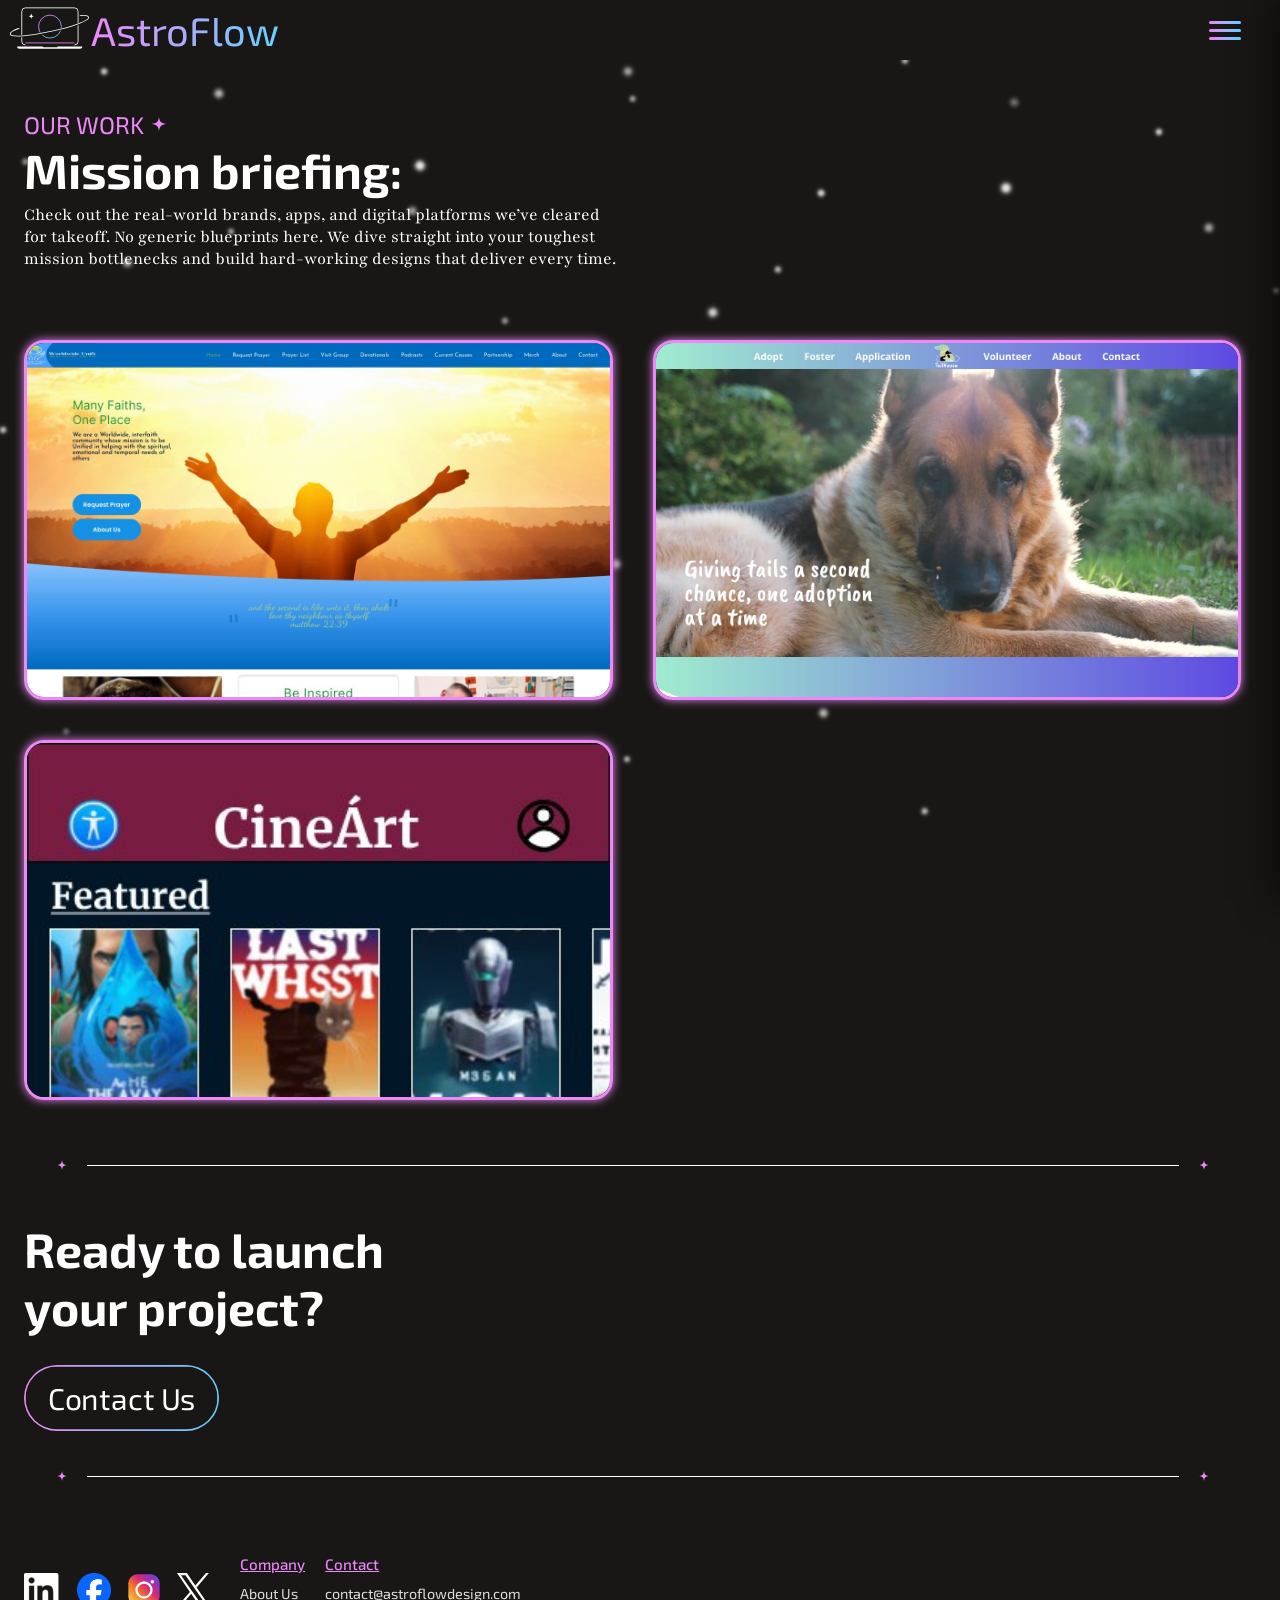
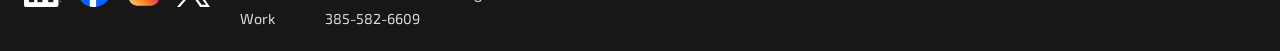
<file: work.html>
<!DOCTYPE html>
<html lang="en">
<head>
    <!-- Google tag (gtag.js) -->
    <script async src="https://www.googletagmanager.com/gtag/js?id=G-5488L0ESMW"></script>
    <script>
      window.dataLayer = window.dataLayer || [];
      function gtag(){dataLayer.push(arguments);}
      gtag("js", new Date());

      gtag("config", "G-5488L0ESMW");
    </script>
    <script type="text/javascript">
        (function(c,l,a,r,i,t,y){
            c[a]=c[a]||function(){(c[a].q=c[a].q||[]).push(arguments)};
            t=l.createElement(r);t.async=1;t.src="https://www.clarity.ms/tag/"+i;
            y=l.getElementsByTagName(r)[0];y.parentNode.insertBefore(t,y);
        })(window, document, "clarity", "script", "yeg5z2hawe");
    </script>

<meta charset="UTF-8" />
<meta name="viewport" content="width=device-width, initial-scale=1.0" />
<link rel="stylesheet" href="styles.css">
<link rel="icon" type="image/png" href="Images/logo_fav.png">
<link rel="preconnect" href="https://fonts.googleapis.com">
<link rel="preconnect" href="https://fonts.gstatic.com" crossorigin>
<link href="https://fonts.googleapis.com/css2?family=Exo+2:ital,wght@0,100..900;1,100..900&family=Playfair:ital,opsz,wght@0,5..1200,300..900;1,5..1200,300..900&display=swap" rel="stylesheet">
<title>Our Work | Web Design Portfolio | AstroFlow</title>
<meta name="description" content="Browse AstroFlow's web design portfolio: real-world brands, apps, and digital platforms built by a Utah-based web design agency for businesses everywhere.">
<link rel="canonical" href="https://astroflowdesign.com/work.html">

<meta property="og:type" content="website">
<meta property="og:site_name" content="AstroFlow">
<meta property="og:title" content="Our Work | Web Design Portfolio | AstroFlow">
<meta property="og:description" content="Browse AstroFlow's web design portfolio: real-world brands, apps, and digital platforms built by a Utah-based web design agency for businesses everywhere.">
<meta property="og:url" content="https://astroflowdesign.com/work.html">
<meta property="og:image" content="https://astroflowdesign.com/Images/Logo.svg">

<meta name="twitter:card" content="summary_large_image">
<meta name="twitter:title" content="Our Work | Web Design Portfolio | AstroFlow">
<meta name="twitter:description" content="Browse AstroFlow's web design portfolio: real-world brands, apps, and digital platforms built by a Utah-based web design agency for businesses everywhere.">
<meta name="twitter:image" content="https://astroflowdesign.com/Images/Logo.svg">

<script type="application/ld+json">
{
  "@context": "https://schema.org",
  "@type": "CollectionPage",
  "url": "https://astroflowdesign.com/work.html",
  "name": "AstroFlow Work",
  "about": { "@id": "https://astroflowdesign.com/#agency" },
  "mainEntity": {
    "@type": "ItemList",
    "itemListElement": [
      { "@type": "ListItem", "position": 1, "url": "https://astroflowdesign.com/case-study-wwu.html", "name": "World Wide Unified Case Study" },
      { "@type": "ListItem", "position": 2, "url": "https://astroflowdesign.com/case-study-tailhaven.html", "name": "TailHaven Case Study" },
      { "@type": "ListItem", "position": 3, "url": "https://astroflowdesign.com/case-study-cinearts.html", "name": "CinArts Case Study" }
    ]
  }
}
</script>

<script type="application/ld+json">
{
  "@context": "https://schema.org",
  "@type": "BreadcrumbList",
  "itemListElement": [
    { "@type": "ListItem", "position": 1, "name": "Home", "item": "https://astroflowdesign.com/" },
    { "@type": "ListItem", "position": 2, "name": "Work", "item": "https://astroflowdesign.com/work.html" }
  ]
}
</script>
</head>
<body>

    <svg class="starfield" viewBox="0 0 1440 900" preserveAspectRatio="xMidYMid slice">
      <defs>
        <filter id="circleGlow" x="-200%" y="-200%" width="500%" height="500%">
          <feGaussianBlur in="SourceGraphic" stdDeviation="10" result="blurred"/>
          <feDropShadow in="blurred" dx="0" dy="0" stdDeviation="15" flood-color="#ffffff" flood-opacity="0.5"/>
        </filter>
        <symbol id="star4" viewBox="-50 -50 100 100" overflow="visible">
          <circle cx="0" cy="0" r="15" fill="white" filter="url(#circleGlow)"/>
        </symbol>
        <filter id="starGlow" x="-60%" y="-60%" width="220%" height="220%">
          <feGaussianBlur in="SourceGraphic" stdDeviation="0.6" result="blur"/>
          <feMerge><feMergeNode in="blur"/><feMergeNode in="SourceGraphic"/></feMerge>
        </filter>
        <filter id="planetBackdropColor" color-interpolation-filters="sRGB">
          <feFlood flood-color="#191716" result="flood"/>
          <feComposite in="flood" in2="SourceGraphic" operator="in"/>
        </filter>
      </defs>
      <g filter="url(#starGlow)">
        <g class="star-layer" data-speed="0.06">
          <!-- far layer: small, dim, plentiful (compressed toward a shared size band) -->
          <use href="#star4" width="2.4" height="2.4" transform="translate(40,120) rotate(10) scale(6.72)" opacity="0.45"><animate attributeName="opacity" values="0.45;0.07;0.45" dur="2.8s" begin="0.2s" repeatCount="indefinite"/></use>
          <use href="#star4" width="2.4" height="2.4" transform="translate(180,60) rotate(25) scale(7.19)" opacity="0.55"><animate attributeName="opacity" values="0.55;0.08;0.55" dur="3.4s" begin="1.5s" repeatCount="indefinite"/></use>
          <use href="#star4" width="2.4" height="2.4" transform="translate(310,220) rotate(40) scale(6.85)" opacity="0.4"><animate attributeName="opacity" values="0.4;0.06;0.4" dur="4.1s" begin="3.0s" repeatCount="indefinite"/></use>
          <use href="#star4" width="2.4" height="2.4" transform="translate(460,40) rotate(55) scale(7.33)" opacity="0.5"><animate attributeName="opacity" values="0.5;0.08;0.5" dur="3.7s" begin="4.5s" repeatCount="indefinite"/></use>
          <use href="#star4" width="2.4" height="2.4" transform="translate(590,310) rotate(70) scale(6.99)" opacity="0.6"><animate attributeName="opacity" values="0.6;0.09;0.6" dur="2.6s" begin="0.8s" repeatCount="indefinite"/></use>
          <use href="#star4" width="2.4" height="2.4" transform="translate(720,90) rotate(85) scale(6.79)" opacity="0.42"><animate attributeName="opacity" values="0.42;0.06;0.42" dur="4.5s" begin="2.2s" repeatCount="indefinite"/></use>
          <use href="#star4" width="2.4" height="2.4" transform="translate(850,260) rotate(5) scale(7.26)" opacity="0.48"><animate attributeName="opacity" values="0.48;0.07;0.48" dur="3.2s" begin="5.1s" repeatCount="indefinite"/></use>
          <use href="#star4" width="2.4" height="2.4" transform="translate(980,50) rotate(20) scale(6.92)" opacity="0.52"><animate attributeName="opacity" values="0.52;0.08;0.52" dur="3.9s" begin="3.7s" repeatCount="indefinite"/></use>
          <use href="#star4" width="2.4" height="2.4" transform="translate(1110,340) rotate(35) scale(7.39)" opacity="0.38"><animate attributeName="opacity" values="0.38;0.06;0.38" dur="2.9s" begin="1.1s" repeatCount="indefinite"/></use>
          <use href="#star4" width="2.4" height="2.4" transform="translate(1240,120) rotate(50) scale(7.06)" opacity="0.58"><animate attributeName="opacity" values="0.58;0.09;0.58" dur="4.3s" begin="4.9s" repeatCount="indefinite"/></use>
          <use href="#star4" width="2.4" height="2.4" transform="translate(1360,280) rotate(65) scale(6.65)" opacity="0.44"><animate attributeName="opacity" values="0.44;0.07;0.44" dur="3.6s" begin="0.5s" repeatCount="indefinite"/></use>
          <use href="#star4" width="2.4" height="2.4" transform="translate(90,420) rotate(80) scale(7.12)" opacity="0.5"><animate attributeName="opacity" values="0.5;0.08;0.5" dur="2.7s" begin="2.8s" repeatCount="indefinite"/></use>
          <use href="#star4" width="2.4" height="2.4" transform="translate(230,480) rotate(12) scale(7.46)" opacity="0.46"><animate attributeName="opacity" values="0.46;0.07;0.46" dur="4.0s" begin="5.5s" repeatCount="indefinite"/></use>
          <use href="#star4" width="2.4" height="2.4" transform="translate(380,560) rotate(27) scale(6.85)" opacity="0.55"><animate attributeName="opacity" values="0.55;0.08;0.55" dur="3.3s" begin="1.8s" repeatCount="indefinite"/></use>
          <use href="#star4" width="2.4" height="2.4" transform="translate(520,610) rotate(42) scale(7.06)" opacity="0.4"><animate attributeName="opacity" values="0.4;0.06;0.4" dur="4.8s" begin="3.4s" repeatCount="indefinite"/></use>
          <use href="#star4" width="2.4" height="2.4" transform="translate(650,470) rotate(57) scale(6.72)" opacity="0.5"><animate attributeName="opacity" values="0.5;0.08;0.5" dur="2.5s" begin="0.9s" repeatCount="indefinite"/></use>
          <use href="#star4" width="2.4" height="2.4" transform="translate(790,540) rotate(72) scale(7.26)" opacity="0.42"><animate attributeName="opacity" values="0.42;0.06;0.42" dur="3.8s" begin="4.2s" repeatCount="indefinite"/></use>
          <use href="#star4" width="2.4" height="2.4" transform="translate(920,600) rotate(87) scale(6.92)" opacity="0.6"><animate attributeName="opacity" values="0.6;0.09;0.6" dur="4.2s" begin="2.5s" repeatCount="indefinite"/></use>
          <use href="#star4" width="2.4" height="2.4" transform="translate(1050,460) rotate(18) scale(7.33)" opacity="0.48"><animate attributeName="opacity" values="0.48;0.07;0.48" dur="3.0s" begin="5.8s" repeatCount="indefinite"/></use>
          <use href="#star4" width="2.4" height="2.4" transform="translate(1180,520) rotate(33) scale(6.99)" opacity="0.44"><animate attributeName="opacity" values="0.44;0.07;0.44" dur="4.6s" begin="1.3s" repeatCount="indefinite"/></use>
          <use href="#star4" width="2.4" height="2.4" transform="translate(1310,580) rotate(48) scale(6.79)" opacity="0.52"><animate attributeName="opacity" values="0.52;0.08;0.52" dur="2.9s" begin="3.9s" repeatCount="indefinite"/></use>
          <use href="#star4" width="2.4" height="2.4" transform="translate(150,720) rotate(63) scale(7.19)" opacity="0.38"><animate attributeName="opacity" values="0.38;0.06;0.38" dur="3.5s" begin="0.4s" repeatCount="indefinite"/></use>
          <use href="#star4" width="2.4" height="2.4" transform="translate(400,780) rotate(78) scale(7.06)" opacity="0.56"><animate attributeName="opacity" values="0.56;0.08;0.56" dur="4.4s" begin="2.1s" repeatCount="indefinite"/></use>
          <use href="#star4" width="2.4" height="2.4" transform="translate(700,750) rotate(8) scale(6.85)" opacity="0.46"><animate attributeName="opacity" values="0.46;0.07;0.46" dur="3.1s" begin="4.7s" repeatCount="indefinite"/></use>
          <use href="#star4" width="2.4" height="2.4" transform="translate(1000,800) rotate(22) scale(7.12)" opacity="0.5"><animate attributeName="opacity" values="0.5;0.08;0.5" dur="3.9s" begin="1.6s" repeatCount="indefinite"/></use>
        </g>
        <g class="star-layer" data-speed="0.16">
          <!-- mid layer: medium size/brightness (compressed toward a shared size band) -->
          <use href="#star4" width="2.4" height="2.4" transform="translate(100,150) rotate(20) scale(7.66)" opacity="0.6"><animate attributeName="opacity" values="0.6;0.09;0.6" dur="3.0s" begin="0.5s" repeatCount="indefinite"/></use>
          <use href="#star4" width="2.4" height="2.4" transform="translate(300,80) rotate(50) scale(8.0)" opacity="0.65"><animate attributeName="opacity" values="0.65;0.1;0.65" dur="3.6s" begin="2.0s" repeatCount="indefinite"/></use>
          <use href="#star4" width="2.4" height="2.4" transform="translate(500,200) rotate(80) scale(7.87)" opacity="0.55"><animate attributeName="opacity" values="0.55;0.08;0.55" dur="4.2s" begin="3.5s" repeatCount="indefinite"/></use>
          <use href="#star4" width="2.4" height="2.4" transform="translate(700,60) rotate(10) scale(8.2)" opacity="0.7"><animate attributeName="opacity" values="0.7;0.1;0.7" dur="2.8s" begin="1.0s" repeatCount="indefinite"/></use>
          <use href="#star4" width="2.4" height="2.4" transform="translate(900,180) rotate(40) scale(7.73)" opacity="0.6"><animate attributeName="opacity" values="0.6;0.09;0.6" dur="3.9s" begin="4.5s" repeatCount="indefinite"/></use>
          <use href="#star4" width="2.4" height="2.4" transform="translate(1100,90) rotate(70) scale(8.07)" opacity="0.68"><animate attributeName="opacity" values="0.68;0.1;0.68" dur="3.3s" begin="0.3s" repeatCount="indefinite"/></use>
          <use href="#star4" width="2.4" height="2.4" transform="translate(1300,220) rotate(100) scale(7.93)" opacity="0.58"><animate attributeName="opacity" values="0.58;0.09;0.58" dur="4.5s" begin="2.8s" repeatCount="indefinite"/></use>
          <use href="#star4" width="2.4" height="2.4" transform="translate(200,350) rotate(25) scale(8.27)" opacity="0.72"><animate attributeName="opacity" values="0.72;0.11;0.72" dur="3.1s" begin="5.0s" repeatCount="indefinite"/></use>
          <use href="#star4" width="2.4" height="2.4" transform="translate(450,420) rotate(55) scale(7.8)" opacity="0.62"><animate attributeName="opacity" values="0.62;0.09;0.62" dur="3.7s" begin="1.5s" repeatCount="indefinite"/></use>
          <use href="#star4" width="2.4" height="2.4" transform="translate(650,380) rotate(85) scale(8.14)" opacity="0.66"><animate attributeName="opacity" values="0.66;0.1;0.66" dur="4.0s" begin="3.2s" repeatCount="indefinite"/></use>
          <use href="#star4" width="2.4" height="2.4" transform="translate(850,450) rotate(15) scale(7.66)" opacity="0.56"><animate attributeName="opacity" values="0.56;0.08;0.56" dur="2.9s" begin="0.8s" repeatCount="indefinite"/></use>
          <use href="#star4" width="2.4" height="2.4" transform="translate(1050,400) rotate(45) scale(8.0)" opacity="0.7"><animate attributeName="opacity" values="0.7;0.1;0.7" dur="3.5s" begin="4.0s" repeatCount="indefinite"/></use>
          <use href="#star4" width="2.4" height="2.4" transform="translate(1250,460) rotate(75) scale(7.87)" opacity="0.6"><animate attributeName="opacity" values="0.6;0.09;0.6" dur="4.3s" begin="2.2s" repeatCount="indefinite"/></use>
          <use href="#star4" width="2.4" height="2.4" transform="translate(350,650) rotate(105) scale(8.2)" opacity="0.64"><animate attributeName="opacity" values="0.64;0.1;0.64" dur="3.2s" begin="5.3s" repeatCount="indefinite"/></use>
          <use href="#star4" width="2.4" height="2.4" transform="translate(900,700) rotate(30) scale(7.93)" opacity="0.68"><animate attributeName="opacity" values="0.68;0.1;0.68" dur="3.8s" begin="1.8s" repeatCount="indefinite"/></use>
        </g>
        <g class="star-layer" data-speed="0.32">
          <!-- near layer: larger, fewer, brighter (compressed toward a shared size band) -->
          <use href="#star4" width="2.4" height="2.4" transform="translate(200,250) rotate(15) scale(8.68)" opacity="0.85"><animate attributeName="opacity" values="0.85;0.13;0.85" dur="3.5s" begin="0.6s" repeatCount="indefinite"/></use>
          <use href="#star4" width="2.4" height="2.4" transform="translate(500,150) rotate(45) scale(9.22)" opacity="0.9"><animate attributeName="opacity" values="0.9;0.14;0.9" dur="4.0s" begin="2.5s" repeatCount="indefinite"/></use>
          <use href="#star4" width="2.4" height="2.4" transform="translate(800,300) rotate(75) scale(8.47)" opacity="0.8"><animate attributeName="opacity" values="0.8;0.12;0.8" dur="3.2s" begin="4.0s" repeatCount="indefinite"/></use>
          <use href="#star4" width="2.4" height="2.4" transform="translate(1100,180) rotate(105) scale(9.49)" opacity="0.95"><animate attributeName="opacity" values="0.95;0.14;0.95" dur="4.5s" begin="1.2s" repeatCount="indefinite"/></use>
          <use href="#star4" width="2.4" height="2.4" transform="translate(350,500) rotate(30) scale(8.88)" opacity="0.82"><animate attributeName="opacity" values="0.82;0.12;0.82" dur="3.8s" begin="3.3s" repeatCount="indefinite"/></use>
          <use href="#star4" width="2.4" height="2.4" transform="translate(700,550) rotate(60) scale(8.61)" opacity="0.88"><animate attributeName="opacity" values="0.88;0.13;0.88" dur="4.2s" begin="0.4s" repeatCount="indefinite"/></use>
          <use href="#star4" width="2.4" height="2.4" transform="translate(1000,480) rotate(90) scale(9.35)" opacity="0.78"><animate attributeName="opacity" values="0.78;0.12;0.78" dur="3.0s" begin="2.0s" repeatCount="indefinite"/></use>
          <use href="#star4" width="2.4" height="2.4" transform="translate(1250,600) rotate(120) scale(9.01)" opacity="0.92"><animate attributeName="opacity" values="0.92;0.14;0.92" dur="3.9s" begin="4.8s" repeatCount="indefinite"/></use>
        </g>
      </g>
    </svg>

    <header>
        <nav>
            <a href="index.html">
                <img src="Images/Logo.svg" id="logo" alt="astroflow logo" />
            </a>
            <a href="index.html" id="name">AstroFlow</a>
            <div class="nav-links">
                <a href="work.html">Work</a>
                <a href="services.html">Services</a>
                <a href="about.html">About</a>
                <a href="contact.html">Contact</a>
            </div>
            <button class="hamburger" type="button" aria-label="Open menu" aria-expanded="false" aria-controls="mobile-nav">
                <span></span>
                <span></span>
                <span></span>
            </button>
        </nav>
    </header>

    <div class="mobile-nav-overlay"></div>
    <nav class="mobile-nav" id="mobile-nav">
        <button class="mobile-nav-close" type="button" aria-label="Close menu">
            <span></span>
            <span></span>
        </button>
        <a href="work.html">Work</a>
        <a href="services.html">Services</a>
        <a href="about.html">About</a>
        <a href="contact.html">Contact</a>
    </nav>

    <main>
        <section class="work-title">
            <p class="eyebrow">OUR WORK <img src="Images/hr_star.svg" class="eyebrow-star" alt="" /></p>
            <h4>Mission briefing: </h4>
            <p>Check out the real-world brands, apps, and digital platforms we’ve cleared for takeoff. No generic blueprints here. We dive straight into your toughest mission bottlenecks and build hard-working designs that deliver every time. </p>
        </section>

        <section class="work-grid">
            <div class="work-card">
                <div class="work-card-preview">
                    <img src="Images/wwu_full_home.jpg" alt="World Wide Unified homepage preview" />
                </div>
                <div class="work-card-text">
                    <h5>World Wide Unified</h5>
                    <p>Brand-first website design for a non-profit finding its digital voice.</p>
                    <a href="case-study-wwu.html" class="text-link">View Case Study <img src="Images/arrow2.svg" alt="" /></a>
                </div>
            </div>

            <div class="work-card">
                <div class="work-card-preview">
                    <img src="Images/petadopt_homepage.jpg" alt="TailHaven homepage preview" />
                </div>
                <div class="work-card-text">
                    <h5>TailHaven</h5>
                    <p>A pet adoption concept built to showcase custom iconography and layout.</p>
                    <a href="case-study-tailhaven.html" class="text-link">View Case Study <img src="Images/arrow2.svg" alt="" /></a>
                </div>
            </div>

            <div class="work-card">
                <div class="work-card-preview">
                    <img src="Images/cineart_homepage.jpg" alt="Cin&Aacute;rts homepage preview" />
                </div>
                <div class="work-card-text">
                    <h5>Cin&Aacute;rts</h5>
                    <p>An old-timey theater aesthetic wrapped around an accessible, easy-to-use app.</p>
                    <a href="case-study-cinearts.html" class="text-link">View Case Study <img src="Images/arrow2.svg" alt="" /></a>
                </div>
            </div>
        </section>

        <div class="section-heading">
            <img src="Images/hr_star.svg" class="divider-star" alt="" />
            <span class="heading-line"></span>
            <img src="Images/hr_star.svg" class="divider-star" alt="" />
        </div>

        <div class="work-end">
            <h4>Ready to launch<br>your project?</h4>
            <a href="contact.html" class="nrml-btn">Contact Us</a>
        </div>

        <div class="section-heading">
            <img src="Images/hr_star.svg" class="divider-star" alt="" />
            <span class="heading-line"></span>
            <img src="Images/hr_star.svg" class="divider-star" alt="" />
        </div>
    </main>

    <footer>
        <div class="footer-brand">
            <div class="socials">
                <a href="https://www.linkedin.com/company/143523968/admin/dashboard/" target="_blank" rel="noopener noreferrer" aria-label="LinkedIn"><img src="Images/linkdin.svg" alt="" /></a>
                <a href="https://www.facebook.com/profile.php?id=61590307380702" target="_blank" rel="noopener noreferrer" aria-label="Facebook"><img src="Images/facebook.svg" alt="" /></a>
                <a href="https://www.instagram.com/astro.flow.design/" target="_blank" rel="noopener noreferrer" aria-label="Instagram"><img src="Images/instagram.svg" alt="" /></a>
                <a href="https://x.com/AstroFlowuru1" target="_blank" rel="noopener noreferrer" aria-label="X"><img src="Images/x-logo.svg" alt="" /></a>
            </div>
        </div>

        <div class="footer-cols">
        <div class="footer-col">
            <h4>Company</h4>
            <a href="about.html">About Us</a>
            <a href="work.html">Work</a>
        </div>

        <div class="footer-col">
            <h4>Contact</h4>
            <a href="mailto:contact@astroflowdesign.com">contact@astroflowdesign.com</a>
            <a href="tel:3855826609">385-582-6609</a>
        </div>
        </div>
    </footer>

    <script src="script.js"></script>
</body>
</html>
</file>
<file: styles.css>
/* ---------- Theme variables ---------- */
:root {
    --primary-color: #EC88F7;
    --secondary-color: #63D2FF;
    --black: #191716;
    --white: #FFFFFF;
    --gray: #89838A;
    --error: #ff0015;
}

/* ---------- Custom property registrations (for animatable gradients/masks) ---------- */
@property --gradient-angle {
    syntax: "<angle>";
    initial-value: 0deg;
    inherits: false;
}

@property --hero-reveal-pos {
    syntax: "<percentage>";
    initial-value: -20%;
    inherits: false;
}

@property --planet-reveal-pos {
    syntax: "<percentage>";
    initial-value: -20%;
    inherits: false;
}

@property --laptop-reveal-pos {
    syntax: "<percentage>";
    initial-value: -20%;
    inherits: false;
}

/* ---------- Reset ---------- */
html {
    scrollbar-gutter: stable;
    overflow-x: clip;
}

* {
    box-sizing: border-box;
    margin: 0;
    padding: 0;
}

body {
    display: flex;
    flex-direction: column;
    min-height: 100vh;
    background-color: var(--black);
    color: var(--white);
    font-family: 'Exo 2', sans-serif;
    overflow-x: clip;
}

main {
    position: relative;
    flex: 1;
}

.starfield {
  position: fixed;
  top: 0; left: 0;
  width: 100%; height: 100%;
  z-index: -10;
  pointer-events: none;
  overflow: visible;
}
.star-layer { will-change: transform; }

a {
    color: var(--white);
    text-decoration: none;
}

/* ---------- Base typography ---------- */
h1, h2, h3, h4, h5, h6 {
    font-family: 'Exo 2', sans-serif;
    font-weight: 700;
}

p {
    font-family: 'Playfair', serif;
}

h1 { font-size: 144px; }
h2 { font-size: 128px; }
h3 { font-size: 96px; }
h4 { font-size: 48px; }
h5 { font-size: 32px; }
h6 { font-size: 20px; }
p { font-size: 18px; }

/* ---------- Nav ---------- */
header {
    position: sticky;
    top: 0;
    z-index: 100;
}

nav {
    width: 100%;
    height: 60px;
    background-color: var(--black);
    color: var(--white);
    display: flex;
    align-items: center;
    padding: 8px 40px 8px 8px;
    font-size: 1.25rem;
}

#logo {
    height: 50px;
    width: auto;
}

#name {
    font-size: 2.5rem;
    font-family: 'Exo 2', sans-serif;
    background-image: linear-gradient(to right, var(--primary-color), var(--secondary-color));
    background-clip: text;
    -webkit-background-clip: text;
    color: transparent;
}

.nav-links {
    margin-left: auto;
    display: flex;
    align-items: center;
    gap: 30px;
}

.nav-links a:hover {
    color: var(--primary-color);
    text-decoration: underline;
}

/* ---------- Hamburger / mobile nav ---------- */
.hamburger {
    display: none;
    flex-direction: column;
    justify-content: center;
    align-items: center;
    gap: 5px;
    width: 32px;
    height: 32px;
    margin-left: auto;
    padding: 0;
    background: none;
    border: none;
    cursor: pointer;
    z-index: 200;
}

.hamburger span {
    display: block;
    width: 100%;
    height: 3px;
    border-radius: 2px;
    background: linear-gradient(to right, var(--primary-color), var(--secondary-color));
    transition: transform 0.3s ease, opacity 0.3s ease;
}

.hamburger.is-open span:nth-child(1) {
    transform: translateY(8px) rotate(45deg);
}

.hamburger.is-open span:nth-child(2) {
    opacity: 0;
}

.hamburger.is-open span:nth-child(3) {
    transform: translateY(-8px) rotate(-45deg);
}

.mobile-nav-overlay {
    position: fixed;
    inset: 0;
    background: rgba(0, 0, 0, 0.4);
    backdrop-filter: blur(8px);
    -webkit-backdrop-filter: blur(8px);
    opacity: 0;
    pointer-events: none;
    transition: opacity 0.3s ease;
    z-index: 150;
}

.mobile-nav-overlay.is-open {
    opacity: 1;
    pointer-events: auto;
}

.mobile-nav {
    position: fixed;
    top: 0;
    right: 0;
    height: 100%;
    width: min(75vw, 320px);
    display: flex;
    flex-direction: column;
    align-items: center;
    gap: 48px;
    padding: 110px 32px;
    background: var(--black);
    box-shadow: -10px 0 30px rgba(0, 0, 0, 0.5);
    transform: translateX(100%);
    transition: transform 0.35s ease;
    z-index: 160;
}

.mobile-nav-close {
    position: absolute;
    top: 24px;
    right: 24px;
    width: 32px;
    height: 32px;
    background: none;
    border: none;
    padding: 0;
    cursor: pointer;
}

.mobile-nav-close span {
    position: absolute;
    top: 50%;
    left: 0;
    width: 100%;
    height: 3px;
    border-radius: 2px;
    background: linear-gradient(to right, var(--primary-color), var(--secondary-color));
}

.mobile-nav-close span:nth-child(1) {
    transform: translateY(-50%) rotate(45deg);
}

.mobile-nav-close span:nth-child(2) {
    transform: translateY(-50%) rotate(-45deg);
}

.mobile-nav.is-open {
    transform: translateX(0);
}

.mobile-nav a {
    font-size: 2rem;
}

/* ---------- Hero ---------- */
.hero {
    position: relative;
    display: flex;
    flex-direction: row;
    align-items: center;
    justify-content: space-between;
    min-height: calc(100vh - 60px);
    margin-left: 25px;
    gap: 40px;
}

.hero-content {
    display: flex;
    flex-direction: column;
    align-items: flex-start;
    --hero-reveal-pos: -20%;
    mask-image: linear-gradient(to right, black var(--hero-reveal-pos), transparent calc(var(--hero-reveal-pos) + 20%));
    -webkit-mask-image: linear-gradient(to right, black var(--hero-reveal-pos), transparent calc(var(--hero-reveal-pos) + 20%));
    animation: hero-content-reveal 2s ease-out 3s forwards;
}

@keyframes hero-content-reveal {
    to {
        --hero-reveal-pos: 120%;
    }
}

.hero-content h4 {
    position: relative;
    left: 10px;
    font-size: 1.5rem;
    font-weight: 300;
    color: var(--white);
    margin-bottom: -10px;
}

.hero-content h1 {
    background-image: radial-gradient(var(--white), var(--gray));
    background-clip: text;
    -webkit-background-clip: text;
    color: transparent;
    margin-bottom: -45px;
}

.hero-content h2 {
    display: inline-block;
    font-family: 'Playfair', serif;
    font-style: italic;
    background-image: linear-gradient(to right, var(--white), var(--gray));
    background-clip: text;
    -webkit-background-clip: text;
    color: transparent;
    position: relative;
    left: 5px;
}

.divider {
    display: flex;
    align-items: center;
    gap: 5px;
    margin-bottom: 15px;
    width: 320px;
}

.divider-line {
    display: flex;
    align-items: center;
    gap: 5px;
    width: 150px;
    border: 1px solid var(--white);
}

.divider-star {
    width: 10px;
    height: 10px;
    flex-shrink: 0;
}

.hero-content h3 {
    font-size: 2.25rem;
    font-family: 'Playfair', serif;
}

.pink {
    color: var(--primary-color);
}

.highlight {
    color: inherit;
    font-style: italic;
}

.buttons {
    margin-top: 40px;
    display: inline-flex;
    gap: 20px;
}

/* ---------- Buttons ---------- */
.nrml-btn {
    display: inline-flex;
    align-items: center;
    justify-content: center;
    height: 44px;
    gap: 10px;
    width: fit-content;
    padding: 10px 15px;
    font-size: 20px;
    border-radius: 50px;
    border: 1px solid transparent;
    background:
        linear-gradient(var(--black), var(--black)) padding-box,
        linear-gradient(to right, var(--primary-color), var(--secondary-color)) border-box;
    transition: background 0.3s ease;
}

@media (hover: hover) {
    .nrml-btn:hover {
        background:
            linear-gradient(rgba(0, 0, 0, 0.4), rgba(0, 0, 0, 0.4)) padding-box,
            linear-gradient(to right, var(--primary-color), var(--secondary-color)) border-box;
    }
}

.nrml-btn:active {
    background:
        linear-gradient(transparent, transparent) padding-box,
        linear-gradient(to right, var(--primary-color), var(--secondary-color)) border-box;
    transition: background 0.3s ease;
}

/* ---------- Hero art ---------- */
.planet,
.planet-backdrop {
    position: absolute;
    top: -80px;
    left: 384px;
    z-index: -3;
}

.planet-backdrop {
    filter: url(#planetBackdropColor);
}

.planet {
    --planet-reveal-pos: -20%;
    mask-image: linear-gradient(135deg, black var(--planet-reveal-pos), transparent calc(var(--planet-reveal-pos) + 20%));
    -webkit-mask-image: linear-gradient(135deg, black var(--planet-reveal-pos), transparent calc(var(--planet-reveal-pos) + 20%));
    animation: planet-reveal 15s ease-out forwards;
}

@keyframes planet-reveal {
    to {
        --planet-reveal-pos: 120%;
    }
}

.hero-art {
    display: flex;
    align-items: center;
    justify-content: center;
    flex: 1;
    min-width: 0;
}

.laptop-img {
    position: relative;
    right: 100px;
    width: clamp(640px, calc(640px + (100vw - 1280px) * 0.2613), 750px);
    height: auto;
    flex-shrink: 0;
    z-index: -2;
    --laptop-reveal-pos: -20%;
    mask-image: linear-gradient(to right, black var(--laptop-reveal-pos), transparent calc(var(--laptop-reveal-pos) + 20%));
    -webkit-mask-image: linear-gradient(to right, black var(--laptop-reveal-pos), transparent calc(var(--laptop-reveal-pos) + 20%));
    animation: laptop-img-reveal 2s ease-out 4.1s forwards;
}

@keyframes laptop-img-reveal {
    to {
        --laptop-reveal-pos: 120%;
    }
}

.scroll-indicator {
    position: absolute;
    display: flex;
    flex-direction: column;
    align-items: center;
    gap: 8px;
    bottom: 20px;
    left: 50%;
    transform: translateX(-50%);
    opacity: 0;
    animation: scroll-indicator-in 0.6s ease-out 6s forwards;
    transition: opacity 0.6s ease-out;
}

.scroll-indicator.is-hidden {
    opacity: 0 !important;
    pointer-events: none;
}

@keyframes scroll-indicator-in {
    from {
        opacity: 0;
    }
    to {
        opacity: 1;
    }
}

.scroll-line {
    width: 2px;
    height: 40px;
    background-color: var(--white);
}

/* ---------- Process ---------- */
.astronaut-img {
    position: absolute;
    top: 50%;
    left: auto;
    right: calc(600px + (100vw - 1280px) * 0.1);
    transform: translateY(-50%) rotate(11deg);
    animation: astro-float 6s ease-in-out infinite;
    width: 825px;
    height: auto;
    z-index: -1;
}

@keyframes astro-float {
    0%, 100% {
        translate: 0 0;
    }
    50% {
        translate: 0 -15px;
    }
}

.process {
    position: relative;
    display: flex;
    flex-direction: column;
    justify-content: center;
    width: 570px;
    min-height: 800px;
    margin: 0 auto;
    transform: translateX(25vw);
    padding: 90px 24px;
    container-type: inline-size;
    max-width: 100%;
    background-color: transparent;
}

.process h3,
.process p:not(.eyebrow) {
    opacity: 0;
    transform: translateX(60px);
    transition: opacity 0.6s ease-out, transform 0.6s ease-out;
    will-change: opacity, transform;
}

.process.is-visible h3,
.process.is-visible p:not(.eyebrow) {
    opacity: 1;
    transform: translateX(0);
}

.process-steps .step:nth-child(1) h3 { transition-delay: 0s; }
.process-steps .step:nth-child(1) p { transition-delay: 0.1s; }
.process-steps .step:nth-child(3) h3 { transition-delay: 0.25s; }
.process-steps .step:nth-child(3) p { transition-delay: 0.35s; }
.process-steps .step:nth-child(5) h3 { transition-delay: 0.5s; }
.process-steps .step:nth-child(5) p { transition-delay: 0.6s; }

.process-steps {
    display: flex;
    flex-direction: column;
}

.eyebrow {
    display: flex;
    align-items: center;
    gap: 8px;
    color: var(--primary-color);
    font-family: 'Exo 2', sans-serif;
    text-transform: uppercase;
    font-size: 1.5rem;
    font-weight: 400;
    margin-bottom: 10px;
}

.eyebrow-star {
    width: 14px;
    height: 14px;
    transform: translateY(-1px);
}

.process-header h2 {
    font-family: 'Playfair', serif;
    font-size: 2.25rem;
    width: 100%;
    color: var(--white);
    margin-bottom: 30px;
}

.step {
    display: flex;
    align-items: center;
    gap: 30px;
}

.step-connector {
    width: 48px;
    height: 50px;
    display: flex;
    justify-content: center;
}

.step-connector::before {
    content: "";
    width: 2px;
    height: 100%;
    background-color: var(--primary-color);
}

.step-icon {
    position: relative;
    width: 48px;
    height: 48px;
    flex-shrink: 0;
    overflow: visible;
}

.step-icon img {
    position: absolute;
    top: 50%;
    left: 50%;
    width: 200px;
    height: 200px;
    transform: translate(-50%, -50%);
}

.step-content {
    padding-top: 16px;
}

.step-heading {
    display: flex;
    align-items: baseline;
    gap: 12px;
}

.step-number {
    color: var(--primary-color);
    font-size: 1.5rem;
    font-weight: 700;
}

.step-heading h3 {
    font-size: 1.8rem;
    color: var(--white);
}

.step-underline {
    display: block;
    width: 40px;
    height: 3px;
    background-color: var(--primary-color);
    margin: 10px 0 16px;
}

.step-content p {
    color: var(--white);
    font-size: 1.125rem;
    max-width: 420px;
}

/* ---------- Section headings ---------- */
.section-heading {
    display: flex;
    flex-direction: row;
    align-items: center;
    justify-content: center;
    gap: 20px;
    width: 1152px;
    margin: 0 auto;
}

.section-heading h3,
.section-heading .divider-star,
.section-heading .view {
    flex-shrink: 0;
}

.heading-line-wrap {
    display: flex;
    align-items: center;
    gap: 20px;
    flex: 1;
    min-width: 0;
}

.one {
    margin-top: 15px;
    margin-bottom: 75px;
}

.two {
    margin-top: 75px;
    margin-bottom: 75px;
}

.section-heading h3 {
    transform: translateY(-5px);
    font-size: 3rem;
    background-image: radial-gradient(var(--white), var(--gray));
    background-clip: text;
    -webkit-background-clip: text;
    color: transparent;
}

.heading-line {
    display: block;
    flex: 1;
    min-width: 0;
    height: 1px;
    background-color: var(--white);
}

/* ---------- Projects ---------- */
.projects {
    display: flex;
    flex-direction: column;
    gap: 50px;
    justify-content: center;
    align-items: center;
}

.project-card {
    display: flex;
    flex-direction: row;
    justify-content: center;
    gap: 75px;
    padding: 20px 62px;
    width: 1024px;
    height: 400px;
    border-radius: 20px;
    border: solid 3px var(--primary-color);
    background: linear-gradient(
        to right,
        color-mix(in srgb, var(--black) 50%, transparent),
        color-mix(in srgb, var(--gray) 50%, transparent)
    );
    box-shadow: 0 0 10px var(--primary-color);
    opacity: 0;
    transform: translateX(-60px);
    transition: opacity 0.8s ease-out, transform 0.8s ease-out;
    will-change: opacity, transform;
}

.project-card.reverse {
    transform: translateX(60px);
}

.project-card.is-visible {
    opacity: 1;
    transform: translateX(0);
}

.project-img {
    width: 380px;
    height: auto;
    max-height: 100%;
    flex-shrink: 0;
    border-radius: 12px;
    object-fit: cover;
}

.project-text {
    display: flex;
    flex-direction: column;
    gap: 25px;
    align-items: flex-start;
    margin: 60px auto;
}

.project-text h3 {
    font-size: 3rem;
}

.project-text p {
    font-size: 1.125rem;
}

.text-link {
    font-family: 'Exo 2', sans-serif;
    font-size: 1.25rem;
    font-weight: 700;
    background-image: linear-gradient(to right, var(--primary-color), var(--secondary-color));
    background-clip: text;
    -webkit-background-clip: text;
    color: transparent;
    display: inline-flex;
    align-items: center;
    gap: 10px;
}

.text-link img {
    transform: translateY(2px);
}

/* ---------- Work page ---------- */
.work-title {
    max-width: 1600px;
    margin: 40px auto 0;
    padding: 10px 24px;
}

.work-title .eyebrow {
    margin-bottom: 2px;
}

.work-title h4 {
    margin-bottom: 5px;
}

.work-title p {
    max-width: 600px;
}

/* About page hero (about.html) — shares the .work-title box model above */
.about-hero {
    width: 1244px;
    margin: 60px auto 60px;
    padding: 0;
}

.about-hero .eyebrow {
    margin-bottom: 20px;
}

.about-hero h4 {
    margin-bottom: 20px;
}

.about-hero p:not(.eyebrow) {
    margin-left: 8px;
}

.work-grid {
    display: grid;
    grid-template-columns: repeat(auto-fit, minmax(460px, 1fr));
    gap: 40px;
    max-width: 1600px;
    margin: 60px auto;
    padding: 0 24px;
}

.work-card {
    position: relative;
    display: flex;
    flex-direction: column;
    height: 420px;
    border-radius: 20px;
    border: 3px solid var(--primary-color);
    box-shadow: 0 0 10px var(--primary-color);
    overflow: hidden;
    opacity: 0;
    translate: 0 40px;
    transition: opacity 0.5s ease-out, translate 0.5s ease-out, transform 0.3s ease, box-shadow 0.3s ease;
    will-change: opacity, translate;
}

.work-card.is-clickable {
    cursor: pointer;
}

.work-card.is-visible {
    opacity: 1;
    translate: 0 0;
}

.work-card:nth-child(1) { transition-delay: 0s, 0s, 0s, 0s; }
.work-card:nth-child(2) { transition-delay: 0.2s, 0.2s, 0s, 0s; }
.work-card:nth-child(3) { transition-delay: 0.4s, 0.4s, 0s, 0s; }

@media (hover: hover) {
    .work-card:hover {
        transform: scale(1.05);
        box-shadow: 0 0 20px var(--primary-color);
    }

    .work-card-text {
        transform: translateY(100%);
    }

    .work-card:hover .work-card-text {
        transform: translateY(0);
    }
}

.work-card-preview {
    position: absolute;
    inset: 0;
}

.work-card-preview img {
    width: 100%;
    height: 100%;
    object-fit: cover;
    object-position: top;
    display: block;
}

.work-card-text {
    position: absolute;
    left: 0;
    right: 0;
    bottom: 0;
    top: 40%;
    display: flex;
    flex-direction: column;
    justify-content: flex-end;
    align-items: flex-start;
    gap: 12px;
    padding: 24px;
    background: linear-gradient(to top, color-mix(in srgb, var(--black) 92%, transparent) 55%, transparent);
    transition: transform 0.35s ease;
}

.work-end {
    display: flex;
    flex-direction: column;
    align-items: flex-start;
    max-width: 1600px;
    margin: 60px auto 72px;
    padding: 0 24px;
}

.work-end h4 {
    max-width: 600px;
    margin-bottom: 40px;
}

.work-end .nrml-btn {
    transform: scale(1.5);
    transform-origin: left center;
}

/* ---------- Services page ---------- */
.services-header {
    display: flex;
    flex-direction: column;
    align-items: center;
    text-align: center;
    max-width: 700px;
    margin: 60px auto 0;
    padding: 0 24px;
}

.services-header h4 {
    margin-bottom: 20px;
}

.services-header h6 {
    font-family: 'Playfair', serif;
}

.services-header p:not(.eyebrow) {
    max-width: 560px;
}

.pricing-grid {
    display: grid;
    grid-template-columns: repeat(5, minmax(0, 1fr));
    justify-content: center;
    gap: 32px;
    max-width: 1600px;
    margin: 60px auto;
    padding: 0 40px;
}

.price-card {
    display: flex;
    flex-direction: column;
    align-items: center;
    justify-content: flex-start;
    text-align: center;
    min-width: 0;
    gap: 6px;
    padding: 32px 32px 12px 32px;
    border-radius: 20px;
    border: 3px solid var(--gray);
    background-color: var(--black);
    transition: transform 0.3s ease, box-shadow 0.3s ease, border-color 0.3s ease;
}

@media (hover: hover) {
    .price-card:hover {
        transform: scale(1.05);
        border-color: var(--primary-color);
        box-shadow: 0 0 20px var(--primary-color);
    }
}

.price-card-icon {
    align-self: center;
    width: 80%;
    height: auto;
    margin-bottom: 4px;
}

.price-card-number {
    color: var(--primary-color);
    font-size: 1.5rem;
    font-weight: 700;
}

.price-card-title {
    display: flex;
    align-items: center;
    justify-content: center;
    width: 100%;
    overflow-wrap: break-word;
}

.price-card-label {
    color: var(--gray);
}

.price-card-price {
    font-weight: 700;
}

.price-card-content {
    display: flex;
    flex-direction: column;
    align-items: center;
    justify-content: center;
    gap: 12px;
    width: 100%;
    margin: 16px 0;
}

.price-card-divider {
    display: block;
    width: 100%;
    height: 1px;
    background-color: var(--gray);
    opacity: 0.4;
}

.price-card-list {
    display: flex;
    flex-direction: column;
    align-items: flex-start;
    justify-content: flex-start;
    text-align: left;
    width: fit-content;
    max-width: 100%;
    min-width: 80%;
    overflow: wrap;
    padding: 0 12px;
    margin: 16px 0 24px 0;
    gap: 8px;
    list-style: none;
    font-family: 'Playfair', serif;
    font-size: 1.125rem;
}

.price-card-list li {
    max-width: 100%;
    min-width: 0;
    padding-left: 20px;
    position: relative;
}

.price-card-list li::before {
    content: "\2726";
    position: absolute;
    left: 0;
    color: var(--primary-color);
}

.price-card .text-link {
    margin-top: auto;
    min-height: 3em;
    line-height: 1.2;
    text-align: center;
}

.services-cta {
    display: flex;
    justify-content: center;
    background-color: var(--white);
    color: var(--black);
    margin: 60px 0;
    padding: 0px 60px;
    align-items: center;
    gap: 40px;
}

.section-heading.first {
    margin-top: 0px;
    margin-bottom: 40px;
}

.services-cta-content {
    display: flex;
    flex-direction: column;
    align-items: center;
    gap: 24px;
    height: 80%;
    max-width: 700px;
    overflow: wrap;
}

.services-cta.shuttle-cta {
    gap: 50px;
    margin-bottom: 0px;
}

.services-cta .shuttle {
    margin: 105px 0;
}

.operate {
    max-width: 1100px;
    margin: 0 auto 60px;
    padding: 0 clamp(12px, 3vw, 24px);
}

.operate-header {
    display: flex;
    flex-direction: column;
    align-items: center;
    text-align: center;
    max-width: 640px;
    margin: 0 auto;
}

.operate-header h4 {
    margin-bottom: 16px;
}

.operate-header h6 {
    font-family: 'Playfair', serif;
    max-width: 560px;
}

.operate-path {
    position: relative;
    display: flex;
    flex-direction: column;
    margin-top: clamp(36px, 6vw, 70px);
    padding: 20px 0;
}

.operate-path::before {
    content: "";
    position: absolute;
    top: 0;
    bottom: 0;
    left: 50%;
    width: 2px;
    transform: translateX(-50%);
    background: repeating-linear-gradient(
        to bottom,
        var(--primary-color) 0 10px,
        transparent 10px 22px
    );
    opacity: 0.6;
}

.operate-step {
    position: relative;
    display: flex;
    align-items: center;
    min-height: clamp(110px, 17vw, 170px);
}

.operate-step:nth-child(odd) .operate-card {
    margin-right: auto;
}

.operate-step:nth-child(even) .operate-card {
    margin-left: auto;
}

.operate-marker {
    position: absolute;
    top: 50%;
    left: 50%;
    transform: translate(-50%, -50%);
    display: flex;
    align-items: center;
    justify-content: center;
    width: clamp(34px, 6vw, 64px);
    height: clamp(34px, 6vw, 64px);
    border-radius: 50%;
    background-color: var(--black);
    border: 3px solid var(--secondary-color);
    color: var(--secondary-color);
    font-family: 'Exo 2', sans-serif;
    font-weight: 700;
    font-size: clamp(0.7rem, 1.7vw, 1.25rem);
    box-shadow: 0 0 18px rgba(99, 210, 255, 0.45);
    z-index: 2;
}

.operate-card {
    position: relative;
    width: calc(50% - clamp(12px, 5vw, 70px));
    min-height: clamp(140px, 21vw, 220px);
    display: flex;
    flex-direction: column;
    gap: clamp(6px, 1.2vw, 12px);
    padding: clamp(12px, 2.2vw, 24px) clamp(12px, 2.6vw, 28px);
    border-radius: clamp(10px, 1.8vw, 20px);
    border: 3px solid var(--gray);
    background-color: var(--black);
}

.operate-card-top {
    display: flex;
    align-items: center;
    gap: clamp(8px, 1.6vw, 16px);
}

.operate-icon-slot {
    --icon-h: clamp(100px, 20vw, 203px);
    position: relative;
    display: flex;
    align-items: center;
    justify-content: center;
    width: clamp(30px, 6vw, 62px);
    height: clamp(30px, 6vw, 62px);
    flex-shrink: 0;
}

.operate-icon-slot img {
    position: absolute;
    top: 50%;
    left: 50%;
    width: auto;
    height: var(--icon-h);
    transform: translate(-50%, -50%);
}

/* These icons' artwork isn't centered in their own viewBox, so nudge
   them to line up visually with the ones that are. Offsets are
   proportional to --icon-h so they stay correct at every size. */
.operate-icon-slot img[src$="road.svg"] {
    transform: translate(calc(-50% - var(--icon-h) * 0.0764), -50%);
}

.operate-icon-slot img[src$="build.svg"] {
    transform: translate(calc(-50% + var(--icon-h) * 0.0493), -50%);
}

.operate-icon-slot img[src$="review.svg"] {
    transform: translate(calc(-50% - var(--icon-h) * 0.0714), -50%);
}

.operate-card h5 {
    font-family: 'Playfair', serif;
    font-size: clamp(2rem, 4vw, 2.15rem);
}

.operate-card p {
    display: flex;
    align-items: center;
    flex: 1;
    color: var(--white);
    font-size: 1.125rem;
}

/* ---------- About teaser ---------- */
.about-teaser {
    display: flex;
    margin: 0 120px 240px 120px;
    gap: 60px;
    align-items: center;
    justify-content: center;
    opacity: 0;
    transform: translateY(40px);
    transition: opacity 0.8s ease-out, transform 0.8s ease-out;
    will-change: opacity, transform;
}

.about-teaser.is-visible {
    opacity: 1;
    transform: translateY(0);
}

.about-text {
    display: flex;
    flex-direction: column;
    align-items: center;
    width: 455px;
    height: 100%;
    margin: 22px 0;
    gap: 15px;
}

.about-text h3 {
    font-size: 3rem;
    text-decoration: underline;
}

.about-text p {
    text-align: center;
}

.nrml-btn.more {
    margin-top: 10px;
}

.about-img {
    width: 525px;
    height: 350px;
}

/* ---------- About page ---------- */
.founder {
    display: flex;
    align-items: center;
    justify-content: center;
    gap: 80px;
    max-width: 1600px;
    margin: 60px auto;
    padding: 0 24px;
}

.founder-photo {
    display: flex;
    align-items: center;
    justify-content: center;
    flex-shrink: 0;
    width: 380px;
    height: 380px;
    border-radius: 50%;
    overflow: hidden;
    background-color: color-mix(in srgb, var(--white) 6%, transparent);
}

.founder-photo img {
    width: 100%;
    height: 100%;
    object-fit: cover;
}

.founder-text {
    max-width: 640px;
}

.founder-text h3 {
    font-size: 48px;
    margin-top: 4px;
    margin-bottom: 4px;
}

.founder-title {
    color: var(--primary-color);
    font-family: 'Exo 2', sans-serif;
    font-weight: 700;
    margin-bottom: 16px;
}

.founder-bio {
    margin-bottom: 20px;
}

/* Core principles cards */
.principles {
    max-width: 1600px;
    margin: 60px auto;
    padding: 0 24px;
}

.principles-header {
    text-align: center;
    max-width: 700px;
    margin: 0 auto 50px;
}

.principles-header .eyebrow {
    justify-content: center;
}

.principles-header h2 {
    font-family: 'Playfair', serif;
    font-size: 2.25rem;
    color: var(--white);
}

.principles-grid {
    display: flex;
    justify-content: center;
    gap: 48px;
    flex-wrap: wrap;
}

.principle-card {
    display: flex;
    flex-direction: column;
    align-items: center;
    text-align: center;
    max-width: 340px;
    padding: 40px 32px;
    border: 1px solid var(--gray);
    border-radius: 20px;
    background-color: var(--white);
}

.principle-icon {
    position: relative;
    width: 64px;
    height: 64px;
    margin-bottom: 12px;
    border-radius: 50%;
    background-color: var(--black);
}

.principle-icon img {
    position: absolute;
    top: 50%;
    left: 50%;
    width: 220px;
    height: 220px;
    transform: translate(-50%, -50%);
}

.principle-card h3 {
    font-size: 1.6rem;
    color: var(--black);
}

.principle-card .step-underline {
    margin-left: auto;
    margin-right: auto;
}

.principle-card p {
    color: var(--black);
}

.principles-divider {
    display: flex;
    flex-direction: column;
    align-items: center;
    gap: 10px;
    flex-shrink: 0;
    align-self: stretch;
}

.principles-divider-line {
    flex: 1;
    width: 1px;
    background-color: var(--gray);
}

/* ---------- CTA ---------- */
.cta {
    position: relative;
    width: 100%;
    height: 575px;
    border-radius: 100px 100px 0 0;
    background: var(--white);
}

.cta::before,
.cta::after {
    content: "";
    position: absolute;
    inset: 0;
    z-index: -1;
    background: conic-gradient(
        from var(--gradient-angle),
        var(--primary-color),
        var(--secondary-color),
        var(--primary-color)
    );
    border-radius: inherit;
    animation: cta-glow-rotation 8s linear infinite;
}

.cta::after {
    filter: blur(5rem);
}

@keyframes cta-glow-rotation {
    0% {
        --gradient-angle: 0deg;
    }
    100% {
        --gradient-angle: 360deg;
    }
}

.cta-icon {
    width: 225px;
    height: auto;
    position: absolute;
    top: 0;
    left: 50%;
    transform: translate(-50%, -50%);
}

.cta-icon img {
    width: 100%;
    height: auto;
    display: block;
}

.cta-text {
    display: flex;
    flex-direction: column;
    gap: 50px;
    align-items: center;
    padding-top: 150px;
}

.cta-text h3 {
    color: var(--black);
    font-weight: 400;
    text-align: center;
}

.highlight-cta {
    font-family: 'Playfair', serif;
    background-image: linear-gradient(to right, var(--primary-color), var(--secondary-color));
    background-clip: text;
    -webkit-background-clip: text;
    color: transparent;
    font-weight: 600;
}

.slide-text {
    display: inline-block;
    overflow: hidden;
    height: 1em;
    line-height: 1;
    vertical-align: bottom;
}

.slide-text-words {
    display: flex;
    flex-direction: column;
    animation: slide-text-cycle 22.5s ease-in-out infinite;
}

.slide-text-words span {
    height: 1em;
    line-height: 1;
    text-align: left;
    background-image: linear-gradient(to right, var(--primary-color), var(--secondary-color));
    background-clip: text;
    -webkit-background-clip: text;
    color: transparent;
}

@keyframes slide-text-cycle {
    0%, 12.86% { transform: translateY(0em); }
    14.29%, 27.14% { transform: translateY(-1em); }
    28.57%, 41.43% { transform: translateY(-2em); }
    42.86%, 55.71% { transform: translateY(-3em); }
    57.14%, 70% { transform: translateY(-4em); }
    71.43%, 84.29% { transform: translateY(-5em); }
    85.71%, 98.57% { transform: translateY(-6em); }
    100% { transform: translateY(-7em); }
}

.nrml-btn.light {
    color: var(--black);
    text-align: center;
    background:
        linear-gradient(var(--white), var(--white)) padding-box,
        linear-gradient(to right, var(--primary-color), var(--secondary-color)) border-box;
    transition: background 0.3s ease;
    transform: scale(1.5);
}

@media (hover: hover) {
    a.nrml-btn.light:hover {
        background:
            linear-gradient(rgba(255, 255, 255, 0.6), rgba(255, 255, 255, 0.6)) padding-box,
            linear-gradient(to right, var(--primary-color), var(--secondary-color)) border-box;
    }
}

a.nrml-btn.light:active {
    background:
        linear-gradient(transparent, transparent) padding-box,
        linear-gradient(to right, var(--primary-color), var(--secondary-color)) border-box;
    transition: background 0.3s ease;
}

.services-cta .nrml-btn.light {
    transform: none;
}

/* ---------- Footer ---------- */
footer {
    display: flex;
    flex-direction: row;
    align-items: center;
    justify-content: flex-start;
    gap: 20px;
    height: 100px;
    padding: 0 40px;
    background-color: var(--black);
}

.socials {
    display: flex;
    align-items: center;
    height: 100%;
    gap: 15px;
}

.socials img {
    height: 80%;
    width: auto;
}

/* Footer socials: 2x2 grid on laptop/desktop, single row on tablet/phone (see breakpoints) */
.footer-brand .socials {
    display: grid;
    grid-template-columns: repeat(2, auto);
    grid-auto-rows: auto;
    height: auto;
    gap: 12px 16px;
}

.footer-brand .socials img {
    height: 34px;
}

.footer-cols {
    display: flex;
    flex-direction: row;
    gap: 20px;
}

.footer-col {
    display: flex;
    flex-direction: column;
    gap: 8px;
}

.footer-col h4 {
    color: var(--primary-color);
    text-decoration: underline;
    font-weight: 500;
    font-size: 0.95rem;
    margin-bottom: 4px;
}

.footer-col a {
    margin: 0;
    font-size: 0.9rem;
    opacity: 0.85;
    color: var(--white);
}

.footer-col a:hover {
    color: var(--white);
    opacity: 1;
}

/* ---------- Contact Form ---------- */
.overall-container {
    --content-padding: 40px;
    --contact-text-width: 420px;
    --column-gap: 60px;
    position: relative;
    display: flex;
    flex-direction: row;
    gap: var(--column-gap);
    max-width: min(1200px, calc(100% - 80px));
    height: auto;
    padding: var(--content-padding);
    margin: 50px auto;
    overflow: hidden;
    background-color: var(--white);
    color: var(--black);
    border-radius: 25px;
}

.form {
    flex: 1;
    max-width: 560px;
}

.form form {
    display: flex;
    flex-direction: column;
    gap: 20px;
}

.form-row {
    display: flex;
    flex-direction: row;
    gap: 20px;
}

.form-group {
    position: relative;
    display: flex;
    flex-direction: column;
    gap: 8px;
    flex: 1;
}

.form-group label {
    font-size: 1rem;
    color: var(--black);
    opacity: 0.85;
}

.required-mark {
    color: var(--error);
}

.form-group input:not([type="checkbox"]):not([type="radio"]),
.form-group select,
.form-group textarea {
    background-color: var(--black);
    border: 1px solid var(--gray);
    border-radius: 8px;
    padding: 12px 14px;
    color: var(--white);
    font-family: 'Exo 2', sans-serif;
    font-size: 1rem;
}

.form-group select {
    appearance: none;
    -webkit-appearance: none;
    -moz-appearance: none;
    padding-right: 40px;
    line-height: 1.4;
    background-image: url("data:image/svg+xml,%3Csvg xmlns='http://www.w3.org/2000/svg' width='12' height='8' viewBox='0 0 12 8' fill='none'%3E%3Cpath d='M1 1.5L6 6.5L11 1.5' stroke='%2389838A' stroke-width='1.5' stroke-linecap='round' stroke-linejoin='round'/%3E%3C/svg%3E");
    background-repeat: no-repeat;
    background-position: right 14px center;
    cursor: pointer;
}

.form-group select:has(option[value=""]:checked) {
    color: var(--gray);
}

.form-group input[type="file"]:not(.has-file) {
    color: var(--gray);
}

.form-group select option {
    color: var(--black);
    background-color: var(--white);
}

.form-group textarea {
    resize: vertical;
    padding-bottom: 28px;
}

.textarea-wrapper {
    position: relative;
    display: flex;
}

.textarea-wrapper textarea {
    width: 100%;
}

.char-count {
    position: absolute;
    right: 14px;
    bottom: 10px;
    font-size: 0.75rem;
    color: var(--gray);
    pointer-events: none;
}

.form-group input::placeholder,
.form-group textarea::placeholder {
    color: var(--gray);
}

.form-group input:-webkit-autofill,
.form-group input:-webkit-autofill:hover,
.form-group input:-webkit-autofill:focus,
.form-group select:-webkit-autofill,
.form-group textarea:-webkit-autofill {
    -webkit-text-fill-color: var(--white);
    -webkit-box-shadow: 0 0 0 1000px var(--black) inset;
    box-shadow: 0 0 0 1000px var(--black) inset;
    caret-color: var(--white);
    transition: background-color 9999s ease-in-out 0s, color 9999s ease-in-out 0s;
}

.form-group input:autofill,
.form-group select:autofill,
.form-group textarea:autofill {
    background-color: var(--black);
    color: var(--white);
}

.form-group input:not([type="checkbox"]):not([type="radio"]):focus,
.form-group select:focus,
.form-group textarea:focus,
.form-group input:not([type="file"]):not([type="radio"]):not([type="checkbox"]):not(#business-name):valid,
.form-group select:not(:has(option[value=""]:checked)),
.form-group textarea:not(:placeholder-shown),
.form-group input[type="file"].has-file,
.form-group #business-name:not(:placeholder-shown) {
    outline: none;
    border: 1px solid transparent;
    background:
        linear-gradient(var(--black), var(--black)) padding-box,
        linear-gradient(to right, var(--primary-color), var(--secondary-color)) border-box;
    box-shadow:
        0 0 14px 1px rgba(236, 136, 247, 0.35),
        0 0 14px 1px rgba(99, 210, 255, 0.25);
}

.form-group input:not([type="checkbox"]):not([type="radio"]):user-invalid:not(:focus),
.form-group select:user-invalid:not(:focus),
.form-group textarea:user-invalid:not(:focus) {
    border: 1px solid var(--error);
}

.field-error {
    visibility: hidden;
    color: var(--error);
    font-size: 0.8rem;
}

.form-group > .field-error,
.form-group > .field-error-group {
    position: absolute;
    top: 105%;
    left: 6px;
    margin-top: -2px;
}

.field-error-group {
    display: grid;
}

.field-error-group .field-error {
    grid-area: 1 / 1;
}

.form-group:has(input:not([type="checkbox"]):not([type="radio"]):not([type="email"]):user-invalid:not(:focus)) .field-error,
.form-group:has(select:user-invalid:not(:focus)) .field-error,
.form-group:has(textarea:user-invalid:not(:focus)) .field-error {
    visibility: visible;
}

.form-group:has(#email:user-invalid:not(:focus):placeholder-shown) .field-error--required {
    visibility: visible;
}

.form-group:has(#email:user-invalid:not(:placeholder-shown)) .field-error--format {
    visibility: visible;
}

.form-group:has(#looking-for-check:user-invalid) .field-error {
    visibility: visible;
}

.checkbox-fieldset,
.radio-fieldset {
    border: 0;
    margin: 0;
    padding: 0;
}

.checkbox-fieldset legend,
.radio-fieldset legend {
    font-size: 1rem;
    color: var(--black);
    opacity: 0.85;
    padding: 0;
    margin-bottom: 4px;
}

.fieldset-hint {
    font-size: 0.9rem;
    color: var(--gray);
    margin-top: -4px;
    margin-bottom: 8px;
}

.checkbox-group,
.radio-group {
    display: flex;
    flex-direction: column;
    gap: 10px;
}

.checkbox-option,
.radio-option {
    display: flex;
    align-items: center;
    gap: 8px;
    font-size: 1rem;
    color: var(--black);
    cursor: pointer;
}

.checkbox-option input[type="checkbox"],
.radio-option input[type="radio"] {
    appearance: none;
    -webkit-appearance: none;
    -moz-appearance: none;
    width: 16px;
    height: 16px;
    flex-shrink: 0;
    border: 1px solid var(--gray);
    background-color: var(--black);
    cursor: pointer;
}

.checkbox-option input[type="checkbox"] {
    border-radius: 4px;
}

.radio-option input[type="radio"] {
    border-radius: 50%;
}

.checkbox-option input[type="checkbox"]:focus-visible,
.radio-option input[type="radio"]:focus-visible {
    outline: 2px solid var(--secondary-color);
    outline-offset: 2px;
}

.checkbox-option input[type="checkbox"]:checked {
    border-color: transparent;
    background:
        url("data:image/svg+xml,%3Csvg xmlns='http://www.w3.org/2000/svg' width='10' height='8' viewBox='0 0 10 8' fill='none'%3E%3Cpath d='M1 4L3.5 6.5L9 1' stroke='white' stroke-width='1.5' stroke-linecap='round' stroke-linejoin='round'/%3E%3C/svg%3E") no-repeat center / 10px 8px padding-box,
        linear-gradient(var(--black), var(--black)) padding-box,
        linear-gradient(to right, var(--primary-color), var(--secondary-color)) border-box;
}

.radio-option input[type="radio"]:checked {
    border-color: transparent;
    background:
        radial-gradient(var(--white) 0 3px, transparent 3.5px) padding-box,
        linear-gradient(var(--black), var(--black)) padding-box,
        linear-gradient(to right, var(--primary-color), var(--secondary-color)) border-box;
}

.form button.nrml-btn {
    position: relative;
    align-self: center;
    height: 66px;
    gap: 15px;
    padding: 15px 22px;
    font-size: 30px;
    color: var(--black);
    background: var(--white);
    border: none;
    font-family: 'Exo 2', sans-serif;
    cursor: not-allowed;
    opacity: 0.5;
    transition: background 0.3s ease, transform 0.15s ease, opacity 0.3s ease;
}

.form button.nrml-btn::before {
    content: "";
    position: absolute;
    inset: 0;
    border-radius: inherit;
    padding: 1px;
    background: linear-gradient(to right, var(--primary-color), var(--secondary-color));
    -webkit-mask: linear-gradient(#000 0 0) content-box, linear-gradient(#000 0 0);
    mask: linear-gradient(#000 0 0) content-box, linear-gradient(#000 0 0);
    -webkit-mask-composite: xor;
    mask-composite: exclude;
    pointer-events: none;
}

.form form:valid button.nrml-btn:active:not(:disabled) {
    transform: scale(0.9);
}

.form button.nrml-btn:disabled {
    cursor: not-allowed;
}

.form form:valid button.nrml-btn {
    background: linear-gradient(to right, var(--primary-color), var(--secondary-color));
    color: var(--black);
    cursor: pointer;
    opacity: 1;
}

.form form:valid button.nrml-btn::before {
    display: none;
}

.form-group input:disabled,
.form-group select:disabled,
.form-group textarea:disabled {
    opacity: 0.6;
    cursor: not-allowed;
}

.contact-text {
    display: flex;
    flex-direction: column;
    gap: 40px;
    flex: 1;
    max-width: var(--contact-text-width, 420px);
    padding-top: 20px;
}
.contact-text h6 a {
    color: var(--primary-color);
    text-decoration: none;
}

.contact-response h6 {
    color: var(--black);
    text-decoration: underline;
    font-weight: 500;
    margin-bottom: 4px;
}

.contact-response p {
    opacity: 0.9;
}

/* ---------- Case study ---------- */
.case-divider {
    margin-top: clamp(40px, calc(40px + (100vw - 1280px) * 0.0625), 80px);
    margin-bottom: clamp(40px, calc(40px + (100vw - 1280px) * 0.0625), 80px);
}

.case-panel {
    width: fit-content;
    background-color: var(--white);
    padding: 30px;
}

.case-panel h4,
.case-panel h5,
.case-panel h6,
.case-panel p {
    color: var(--black);
}

.case-panel .eyebrow {
    color: var(--primary-color);
}

.case-panel .case-list-title,
.case-panel .case-list li {
    color: var(--black);
}

.case-lists {
    display: flex;
    flex-wrap: nowrap;
    gap: 28px;
    margin-top: 24px;
    min-width: 0;
}

.case-list-group {
    flex-shrink: 0;
    min-width: 0;
}

.case-list-group:nth-child(2) {
    flex-shrink: 1;
}

.case-list-title {
    font-family: 'Exo 2', sans-serif;
    font-weight: 700;
    margin-bottom: 8px;
    overflow-wrap: break-word;
}

.case-list {
    list-style: none;
    padding-left: 0;
}

.case-list li {
    display: flex;
    align-items: center;
    gap: 10px;
    font-family: 'Playfair', serif;
    font-size: 20px;
    margin-bottom: 6px;
    overflow-wrap: anywhere;
}

.case-list li::before {
    content: "";
    width: 10px;
    height: 10px;
    flex-shrink: 0;
    background-image: url("Images/hr_star.svg");
    background-size: contain;
    background-repeat: no-repeat;
}

/* Hero */
.case-back {
    position: absolute;
    top: 24px;
    left: 24px;
    z-index: 5;
}

.case-hero {
    display: flex;
    align-items: center;
    justify-content: center;
    gap: 60px;
    margin: min(140px, 7.2917vw) 0 0;
    padding: 10px 24px;
}

.case-hero-content {
    flex: 0 1 auto;
    min-width: 610px;
    max-width: min(864px, 45vw);
    border-radius: 25px;
    padding: clamp(24px, calc(24px + (100vw - 1280px) * 0.0375), 48px);
}

.case-hero-content h4 {
    margin-bottom: 14px;
}

.case-summary {
    max-width: 480px;
    margin-bottom: 30px;
}

.case-meta {
    display: flex;
    gap: 40px;
}

.case-meta-item {
    display: flex;
    flex-direction: column;
    gap: 4px;
}

.case-panel .case-meta-item h6 {
    font-family: 'Exo 2', sans-serif;
    letter-spacing: 1px;
    text-transform: uppercase;
    font-weight: 400;
    color: color-mix(in srgb, var(--gray), black 30%);
}

.case-panel .case-meta-item h5 {
    font-family: 'Exo 2', sans-serif;
    font-weight: 700;
    color: var(--black);
}

.case-hero-content .case-meta-item h6 {
    font-weight: 700;
}

.case-hero-content .case-meta-item h5 {
    font-weight: 400;
}

.case-hero-image {
    flex: 0 1 auto;
    min-width: 0;
    height: min(400px, 20.8333vw);
    overflow: hidden;
}

.case-hero-image img {
    display: block;
    width: auto;
    height: min(600px, 31.25vw);
    margin-top: max(-100px, -5.2083vw);
}

.case-hero-image--overflow {
    overflow: visible;
}

/* Client */
.case-client {
    display: flex;
    align-items: center;
    justify-content: center;
    max-width: min(1270px, calc(100% - 160px));
    margin: 0 auto;
    gap: 140px;
    padding: 0 12px;
}

.case-client > .case-panel {
    border-radius: 25px;
    padding: clamp(24px, calc(24px + (100vw - 1280px) * 0.0375), 48px);
}

.case-client-logo-box {
    display: flex;
    align-items: center;
    justify-content: center;
    flex-shrink: 0;
    width: 420px;
    height: 320px;
}

.case-client-logo {
    display: block;
    width: auto;
    height: auto;
    max-width: 100%;
    max-height: 100%;
}

.case-client-logo--rounded {
    border-radius: 6px;
}

.case-client-text {
    max-width: 640px;
    margin-top: 12px;
    margin-bottom: 24px;
}

/* Client boxes (launch plan / project type / industry) */
.case-client-boxes {
    display: flex;
    justify-content: center;
    flex-wrap: wrap;
    max-width: 1270px;
    margin: 60px auto 0;
    gap: 40px;
    padding: 0 24px;
}

.case-box {
    flex: 1 1 0;
    min-width: 200px;
    border-radius: 25px;
    padding: 16px;
    text-align: center;
}

.case-box h6 {
    margin-bottom: 12px;
    text-decoration: underline;
}

/* Brief (Goal / Approach / Result) */
.case-brief {
    display: flex;
    justify-content: center;
    padding: 0 24px;
}

.case-brief-panel {
    display: flex;
    align-items: stretch;
    width: 100vw;
    margin-left: calc(50% - 50vw);
    margin-right: calc(50% - 50vw);
    padding: 50px 100px;
    gap: 32px;
}

.case-brief-item {
    display: flex;
    flex-direction: column;
    align-items: center;
    flex: 1 1 0;
    min-width: 200px;
    text-align: center;
}

.case-brief-item .step-underline {
    margin-left: auto;
    margin-right: auto;
}

.case-brief-item p {
    max-width: 320px;
}

.case-brief-divider {
    display: flex;
    flex-direction: column;
    align-items: center;
    gap: 10px;
    flex-shrink: 0;
}

.case-brief-divider-line {
    flex: 1;
    width: 1px;
    background-color: var(--gray);
}

/* Hotspots (hover dots + popups over design detail images) */
.case-hotspots {
    padding: 0 24px;
}

.case-hotspots-header {
    width: 100%;
    max-width: min(1500px, calc(100% - 80px));
    margin: 0 auto;
}

.case-hotspots-intro {
    max-width: 560px;
    margin-top: 4px;
}

.hotspot {
    position: absolute;
    width: 26px;
    height: 26px;
    translate: -50% -50%;
    border-radius: 50%;
    border: 2px solid var(--white);
    background: color-mix(in srgb, var(--primary-color) 80%, transparent);
    box-shadow: 0 0 12px var(--primary-color);
    cursor: pointer;
    padding: 0;
    animation: hotspot-pulse 2.4s ease-in-out infinite;
    z-index: 2;
}

@keyframes hotspot-pulse {
    0%, 100% { scale: 1; box-shadow: 0 0 8px var(--primary-color); }
    50% { scale: 1.15; box-shadow: 0 0 18px var(--primary-color); }
}

.hotspot:hover,
.hotspot:focus-visible {
    animation-play-state: paused;
    box-shadow: 0 0 18px var(--primary-color);
}

.hotspot-popup {
    position: absolute;
    bottom: calc(100% + 16px);
    left: 50%;
    translate: -50% 6px;
    width: max-content;
    max-width: clamp(260px, calc(260px + (100vw - 1280px) * 0.125), 340px);
    padding: clamp(10px, calc(10px + (100vw - 1280px) * 0.00625), 14px) clamp(12px, calc(12px + (100vw - 1280px) * 0.00625), 16px);
    border-radius: 12px;
    border: 1px solid var(--primary-color);
    background-color: var(--black);
    box-shadow: 0 0 14px var(--primary-color);
    text-align: left;
    opacity: 0;
    pointer-events: none;
    transition: opacity 0.25s ease, translate 0.25s ease;
    z-index: 3;
}

.hotspot-popup::after {
    content: "";
    position: absolute;
    top: 100%;
    left: 50%;
    translate: -50% 0;
    width: 10px;
    height: 10px;
    background-color: var(--black);
    border-right: 1px solid var(--primary-color);
    border-bottom: 1px solid var(--primary-color);
    transform: translateY(-50%) rotate(45deg);
}

.hotspot:hover .hotspot-popup,
.hotspot:focus-visible .hotspot-popup,
.hotspot.is-open .hotspot-popup {
    opacity: 1;
    translate: -50% 0;
    pointer-events: auto;
}

.hotspot-popup--edge-left {
    left: 0;
    translate: 0 6px;
}

.hotspot:hover .hotspot-popup--edge-left,
.hotspot:focus-visible .hotspot-popup--edge-left,
.hotspot.is-open .hotspot-popup--edge-left {
    translate: 0 0;
}

.hotspot-popup--edge-left::after {
    left: 8px;
    translate: 0 0;
}

.hotspot-popup--edge-right {
    left: auto;
    right: 0;
    translate: 0 6px;
}

.hotspot:hover .hotspot-popup--edge-right,
.hotspot:focus-visible .hotspot-popup--edge-right,
.hotspot.is-open .hotspot-popup--edge-right {
    translate: 0 0;
}

.hotspot-popup--edge-right::after {
    left: auto;
    right: 8px;
    translate: 0 0;
}

.hotspot-popup strong {
    display: block;
    margin-bottom: 12px;
    font-family: 'Exo 2', sans-serif;
    font-size: 20px;
    color: var(--primary-color);
}

.hotspot-popup p {
    color: var(--white);
}

/* Design detail grid + color swatches */
.design-detail-grid {
    display: flex;
    align-items: flex-start;
    gap: 24px;
    width: 100%;
    max-width: min(1500px, calc(100% - 80px));
    margin: 30px auto 0;
}

.design-detail-col {
    display: flex;
    flex-direction: column;
    flex: 1 1 0;
    min-width: 260px;
    gap: 24px;
}

.color-swatch {
    display: flex;
    height: 438px;
    border-radius: 16px;
    overflow: hidden;
}

.swatch-60 {
    display: flex;
    align-items: center;
    justify-content: center;
    flex: 6;
}

.swatch-60 h5 {
    text-align: center;
}

.swatch-stack {
    display: flex;
    flex-direction: column;
    flex: 4;
}

.swatch-30 {
    display: flex;
    align-items: center;
    justify-content: center;
    flex: 3;
}

.swatch-30 h5 {
    text-align: center;
}

.swatch-10 {
    display: flex;
    align-items: center;
    justify-content: center;
    flex: 1;
}

.swatch-10 h5 {
    text-align: center;
}

/* World Wide Unified swatch colors */
.swatch-60.wwu {
    background-color: #1592E6;
}

.swatch-60.wwu h5 {
    color: color-mix(in srgb, #1592E6 35%, black);
}

.swatch-30.wwu {
    background-color: #88C2FC;
}

.swatch-30.wwu h5 {
    color: color-mix(in srgb, #88C2FC 35%, black);
}

.swatch-10.wwu {
    background-color: #299645;
}

.swatch-10.wwu h5 {
    color: color-mix(in srgb, #299645 35%, black);
}

/* TailHaven swatch colors */
.swatch-60.tailhaven {
    background-color: #5E4AE3;
}

.swatch-60.tailhaven h5 {
    color: color-mix(in srgb, #5E4AE3 35%, black);
}

.swatch-30.tailhaven {
    background-color: #A0ECD0;
}

.swatch-30.tailhaven h5 {
    color: color-mix(in srgb, #A0ECD0 35%, black);
}

.swatch-10.tailhaven {
    background-color: #FFD166;
}

.swatch-10.tailhaven h5 {
    color: color-mix(in srgb, #FFD166 35%, black);
}

/* CineArts swatch colors */
.swatch-60.cinearts {
    background-color: #791C41;
}

.swatch-60.cinearts h5 {
    color: color-mix(in srgb, #791C41 35%, white);
}

.swatch-30.cinearts {
    background-color: #A98557;
}

.swatch-30.cinearts h5 {
    color: color-mix(in srgb, #A98557 35%, black);
}

.swatch-10.cinearts {
    background-color: #26966D;
}

.swatch-10.cinearts h5 {
    color: color-mix(in srgb, #26966D 35%, black);
}

.design-detail-photo {
    position: relative;
    width: 100%;
}

.design-detail-photo-split {
    display: flex;
    flex-direction: column;
    gap: 24px;
}

.design-detail-photo-split .design-detail-photo {
    flex: 1 1 0;
    min-width: 0;
}

.design-detail-photo img {
    display: block;
    width: 100%;
    object-fit: cover;
    border-radius: 10px;
}

/* Typography sample box */
.font-sample-box {
    display: flex;
    flex-direction: column;
    min-height: 438px;
    border: 1px solid var(--gray);
    border-radius: 16px;
    overflow: hidden;
    background-color: color-mix(in srgb, var(--white) 8%, transparent);
}

.font-sample-title {
    padding: 12px 24px;
}

.font-sample-title h5 {
    font-family: 'Exo 2', sans-serif;
    letter-spacing: 1px;
    text-transform: uppercase;
    margin-bottom: 4px;
}

.font-sample-title-divider {
    display: flex;
    align-items: center;
    gap: 10px;
    padding: 0 24px;
}

.font-sample-title-divider-line {
    flex: 1;
    height: 1px;
    background-color: var(--gray);
}

.font-sample-row {
    display: flex;
    flex: 1;
}

.font-sample {
    flex: 1 1 0;
    padding: 14px 24px;
}

.font-sample p {
    font-size: clamp(14px, 0.9375vw, 16px);
}

.font-sample-inter h6,
.font-sample-inter p {
    font-family: 'Inter', sans-serif;
}

.font-sample-josefin h6,
.font-sample-josefin p {
    font-family: 'Josefin Sans', sans-serif;
}

.font-sample-lexend h6,
.font-sample-lexend p {
    font-family: 'Lexend Exa', sans-serif;
}

.font-sample-merriweather h6,
.font-sample-merriweather p {
    font-family: 'Merriweather', serif;
}

.font-sample-caveat h6,
.font-sample-caveat p {
    font-family: 'Caveat Brush', cursive;
}

.font-sample-opensans h6,
.font-sample-opensans p {
    font-family: 'Open Sans', sans-serif;
}

.font-sample-divider {
    display: block;
    width: 40px;
    height: 2px;
    margin: 10px 0 16px;
    background-color: var(--gray);
}

.font-sample-box-divider {
    display: flex;
    flex-direction: column;
    align-items: center;
    gap: 10px;
    flex-shrink: 0;
    padding: 24px 0;
}

.font-sample-box-divider-line {
    flex: 1;
    width: 1px;
    background-color: var(--gray);
}

/* Scroll-reveal utility classes (shared by case study + about pages) */
.reveal,
.reveal-left,
.reveal-right,
.reveal-scale {
    opacity: 0;
    transition: opacity 0.9s ease-out, translate 0.9s ease-out, scale 0.9s ease-out;
}

.reveal {
    translate: 0 40px;
}

.reveal-left {
    translate: -50px 0;
}

.reveal-right {
    translate: 50px 0;
}

.reveal-scale {
    scale: 0.85;
}

.reveal.is-visible,
.reveal-left.is-visible,
.reveal-right.is-visible,
.reveal-scale.is-visible {
    opacity: 1;
    translate: 0 0;
    scale: 1;
}

.case-box.reveal-scale:nth-child(2) {
    transition-delay: 0.1s;
}

.case-box.reveal-scale:nth-child(3) {
    transition-delay: 0.2s;
}

.case-brief-item.reveal:nth-child(3) {
    transition-delay: 0.15s;
}

.case-brief-item.reveal:nth-child(5) {
    transition-delay: 0.3s;
}

.design-detail-col.reveal-right {
    transition-delay: 0.15s;
}

/* ---------- Responsive breakpoints ---------- */

@media (max-width: 1280px) {
    .planet,
    .planet-backdrop {
        left: calc(384px + (1280px - 100vw) * 0.5);
    }
}

/* ---------- Large screens (min-width: 1701px) ---------- */
@media (min-width: 1701px) {
    /* Nav */
    nav {
        height: 78px;
        padding: 10px 52px 10px 10px;
        font-size: 1.5rem;
    }

    #logo {
        height: 65px;
    }

    #name {
        font-size: 3rem;
    }

    .nav-links {
        gap: 40px;
    }

    /* Hero */
    .hero {
        gap: 60px;
        margin-left: 38px;
    }

    .hero-art {
        align-self: stretch;
        overflow-y: visible;
    }

    .divider {
        width: 416px;
        margin-bottom: 20px;
    }

    .divider-line {
        width: 195px;
    }

    .divider-star {
        width: 12px;
        height: 12px;
    }

    .buttons {
        margin-top: 52px;
        gap: 26px;
    }

    .nrml-btn {
        height: 52px;
        gap: 12px;
        padding: 12px 18px;
        font-size: 24px;
        border-radius: 60px;
    }

    .scroll-indicator {
        gap: 10px;
        bottom: 50px;
    }

    .scroll-line {
        width: 3px;
        height: 52px;
    }

    .hero-content h1 {
        font-size: 200px;
        margin-bottom: -62px;
    }

    .hero-content h2 {
        font-size: 176px;
    }

    .hero-content h3 {
        font-size: 2.75rem;
    }

    .hero-content h4 {
        font-size: 1.75rem;
    }

    .planet,
    .planet-backdrop {
        width: 4146px;
        height: 3998px;
        left: 163.5px;
        top: -439.5px;
    }

    .laptop-img {
        position: absolute;
        top: 50%;
        right: 2.5vw;
        transform: translateY(calc(-50% - 35px));
        width: clamp(750px, 56vw, 1425px);
    }

    .astronaut-img {
        width: 950px;
        right: calc(750px + (100vw - 1701px) * 0.1);
    }

    /* Process */
    .process {
        width: 760px;
        min-height: 1067px;
        padding: 120px 150px;
        transform: translateX(450px);
    }

    .eyebrow {
        gap: 10px;
        font-size: 1.75rem;
        margin-bottom: 12px;
    }

    .eyebrow-star {
        width: 16px;
        height: 16px;
    }

    .process-header h2 {
        font-size: 3.2rem;
    }

    .step {
        gap: 39px;
    }

    .step-connector {
        width: 62px;
        height: 65px;
    }

    .step-icon {
        width: 62px;
        height: 62px;
    }

    .step-icon img {
        width: 260px;
        height: 260px;
    }

    .step-content {
        padding-top: 21px;
    }

    .step-heading h3 {
        font-size: 2.1rem;
    }

    .step-number {
        font-size: 1.75rem;
    }

    .step-underline {
        width: 52px;
        height: 4px;
        margin: 13px 0 21px;
    }

    .step-content p {
        font-size: 1.3rem;
        max-width: 480px;
    }

    /* Section headings */
    .section-heading {
        width: 1500px;
        gap: 26px;
    }

    .heading-line-wrap {
        gap: 26px;
    }

    .one {
        margin-top: 20px;
        margin-bottom: 98px;
    }

    .two {
        margin-top: 98px;
        margin-bottom: 98px;
    }

    .section-heading h3 {
        font-size: 3.5rem;
    }

    /* Projects */
    .projects {
        gap: 70px;
    }

    .project-card {
        width: 1360px;
        height: 460px;
        gap: 100px;
        padding: 27px 82px;
        border-radius: 27px;
        border-width: 4px;
    }

    .project-img {
        width: 505px;
        border-radius: 16px;
    }

    .project-text {
        gap: 33px;
        margin: 80px auto;
    }

    .project-text h3 {
        font-size: 3.5rem;
    }

    .project-text p {
        font-size: 1.3rem;
    }

    .text-link {
        font-size: 1.5rem;
        gap: 12px;
    }

    /* About teaser */
    .about-teaser {
        margin: 0 200px 300px 200px;
        gap: 90px;
    }

    .about-text {
        width: 540px;
        gap: 18px;
        margin: 26px 0;
    }

    .about-text h3 {
        font-size: 3.5rem;
    }

    .about-text p {
        font-size: 1.3rem;
    }

    .nrml-btn.more {
        margin-top: 12px;
    }

    .about-img {
        width: 620px;
        height: 410px;
    }

    /* CTA */
    .cta {
        height: 673px;
        border-radius: 117px 117px 0 0;
    }

    .cta-text {
        gap: 58px;
        padding-top: 176px;
    }

    .cta-text h3 {
        font-size: 7rem;
    }

    .cta-icon {
        width: 260px;
    }

    /* Footer */
    footer {
        height: 120px;
        padding: 0 60px;
        gap: 26px;
    }

    .socials img {
        height: 48px;
    }

    .footer-col {
        gap: 10px;
    }

    .footer-col h4 {
        font-size: 1.1rem;
    }

    .footer-col a {
        font-size: 1.05rem;
    }

    /* Work page */
    .work-title,
    .work-grid,
    .work-end {
        max-width: 1800px;
    }

    .work-title h4,
    .work-end h4 {
        font-size: 56px;
    }

    .work-grid {
        grid-template-columns: repeat(auto-fit, minmax(520px, 1fr));
        gap: 56px;
    }

    .work-card {
        height: 480px;
    }

}

/* ---------- Tablet (max-width: 1280px) ---------- */
@media (max-width: 1280px) {
    /* Nav */
    nav {
        padding: 8px 24px 8px 8px;
    }

    .nav-links {
        display: none;
    }

    /* Contact form + rocket */
    .rocket-wrap {
        display: none;
    }

    .rocket-wrap.is-launching {
        display: block;
        position: fixed;
        left: 50%;
        top: 100vh;
        translate: -50% 0;
        width: 200px;
        height: 284px;
    }

    .overall-container {
        flex-direction: column;
        align-items: center;
        gap: 40px;
        padding: 20px;
    }

    .form {
        max-width: 100%;
    }

    .form-row {
        flex-direction: column;
        gap: 20px;
    }

    .form-row--keep-row {
        flex-direction: row;
    }

    .contact-text {
        gap: 20px;
        max-width: 100%;
        padding-top: 0;
    }

    /* Mobile nav */
    .hamburger {
        display: flex;
    }

    /* Hero */
    .hero {
        padding: 0 0 60px;
        gap: 20px;
    }

    .hero-content {
        gap: 10px;
    }

    .hero-content h1 {
        font-size: clamp(56px, 9vw, 96px);
        margin-bottom: -15px;
    }

    .hero-content h2 {
        font-size: clamp(40px, 6vw, 64px);
        left: 2.5px;
    }

    .hero-content h3 {
        font-size: clamp(18px, 3vw, 24px);
    }

    .hero-content h4 {
        font-size: clamp(16px, 2.5vw, 20px);
        left: 5px;
    }

    p {
        font-size: 18px;
    }

    .buttons {
        margin-top: 20px;
    }


    .laptop-img {
        width: clamp(400px, 52vw, 640px);
        right: 20px;
    }

    .planet,
    .planet-backdrop {
        top: -25%;
        left: calc((384px + (1280px - 100vw) * 0.5) / 2 - 200px);
    }

    .astronaut-img {
        --astro-w: clamp(550px, 77vw, 826px);
        width: var(--astro-w);
        left: auto;
        right: min(500px, calc(100vw + 7px - 0.8 * var(--astro-w)));
        transform: translateY(-50%) rotate(20deg);
    }

    /* Process */
    .process {
        width: clamp(320px, 44.5vw, 570px);
        margin: 0 50px 0 auto;
        min-height: auto;
        padding: 40px 24px;
        transform: none;
    }

    .process-header h2 {
        font-size: 1.9rem;
    }

    .section-heading {
        width: 90vw;
        flex-wrap: wrap;
        row-gap: 12px;
        margin: 50px auto;
    }

    .about-hero {
        width: 90vw;
        margin: 70px auto 50px;
    }

    .section-heading.case-divider {
        margin: 30px auto;
    }

    .section-heading.two {
        margin-bottom: 0;
    }

    .heading-line {
        min-width: 20px;
    }

    .heading-line-wrap {
        min-width: min-content;
    }

    /* Projects */
    .project-card {
        width: calc(90vw - 20px);
        height: auto;
        flex-direction: row;
        align-items: center;
        gap: 24px;
        padding: 24px;
    }

    .project-img {
        width: 38%;
        flex-shrink: 0;
        height: auto;
    }

    .project-text {
        flex: 1;
        min-width: 0;
        margin: 20px;
        width: auto;
    }

    /* About teaser */
    .about-teaser {
        flex-direction: row;
        margin: 0 40px 150px 40px;
    }

    .about-text {
        flex: 1;
        min-width: 0;
        width: auto;
        container-type: inline-size;
    }

    .about-text h3 {
        font-size: clamp(20px, 9cqw, 48px);
    }

    .about-img {
        width: clamp(220px, 38vw, 525px);
        height: auto;
        flex-shrink: 0;
    }

    /* About page */
    .founder {
        gap: 48px;
    }

    .founder-photo {
        width: 280px;
        height: 280px;
    }

    .principles-grid {
        gap: 32px;
    }

    .principle-card {
        max-width: 280px;
        padding: 32px 24px;
    }

    /* CTA */
    .cta {
        height: auto;
        padding-bottom: 60px;
    }

    .cta-icon {
        width: 175px;
    }

    .cta-text h3 {
        font-size: 3.5rem;
    }

    .cta-text {
        padding-top: 120px;
    }

    /* Footer */
    footer {
        height: auto;
        flex-wrap: wrap;
        padding: 24px;
        gap: 30px;
    }

    .footer-brand .socials {
        display: flex;
        flex-direction: row;
    }

    /* Work page */
    .work-grid {
        grid-template-columns: repeat(auto-fit, minmax(380px, 1fr));
    }

    .work-card {
        height: 360px;
    }

    .work-end {
        margin: 40px auto 51px;
    }

    /* Services page */
    .operate {
        max-width: 100%;
    }

    /* Tablet uses a 3-per-row (3-2) layout; switch to flex so the
       odd 5th card centers itself on its own row instead of
       sticking to the grid's left column. */
    .pricing-grid {
        display: flex;
        flex-wrap: wrap;
        padding: 0 clamp(24px, 65px - 4.5vw, 56px);
    }

    .price-card {
        flex: 0 0 calc((100% - 64px) / 3);
    }

    /* Give the CTA row breathing room top and bottom — the base
       rule only pads left/right, which is fine on large screens
       where the tall image sets the row's height, but at tablet
       widths the wrapped text can become the tallest child and
       ends up flush against the container edge without this. */
    .services-cta {
        padding: clamp(24px, 4vw, 40px) clamp(28px, 6vw, 40px);
    }

    .services-cta-img {
        max-width: 320px;
    }

    /* Case study */
    .case-back {
        top: 14px;
    }

    .case-hero {
        flex-direction: column;
        gap: 30px;
        padding: 10px 32px;
        margin-top: 50px;
    }

    .case-client-boxes {
        padding: 0 32px;
        gap: 20px;
    }

    .case-box {
        padding: 22px 16px;
    }

    .case-brief {
        padding: 0 32px;
    }

    .case-hero-content {
        width: 100%;
        min-width: 0;
        max-width: 100%;
    }

    .case-lists {
        flex-wrap: wrap;
        row-gap: 16px;
    }

    .case-list-group {
        flex-shrink: 1;
        min-width: 140px;
    }

    .case-hero-image {
        width: 100%;
        height: auto;
    }

    .case-hero-image img {
        width: 100%;
        height: auto;
        margin-top: 0;
    }

    .case-summary {
        max-width: 100%;
    }

    .case-client {
        flex-direction: column;
        align-items: center;
        gap: 40px;
    }

    .case-brief-panel {
        flex-direction: column;
        gap: 24px;
        padding: 40px 48px;
    }

    .case-hotspots {
        padding: 0 32px;
    }

    .hotspot {
        width: 23px;
        height: 23px;
    }

    .hotspot-popup {
        max-width: min(300px, 85vw);
    }

    .case-brief-divider {
        flex-direction: row;
        width: 100%;
    }

    .case-brief-divider-line {
        flex: 1;
        width: auto;
        height: 1px;
    }

    .design-detail-grid {
        flex-direction: column;
        max-width: 700px;
    }
}

/* ---------- Phone (max-width: 600px) ----------- */
@media (max-width: 600px) {
    /* Case study */
    .case-back {
        top: 10px;
    }

    /* Base type scale */
    h1 { font-size: 48px; }
    h2 { font-size: 40px; }
    h3 { font-size: 32px; }
    h4 { font-size: 24px; }
    h5 { font-size: 20px; }
    h6 { font-size: 18px; }

    p { font-size: 18px; }

    /* Nav */
    nav {
        height: 52px;
        padding: 8px 16px 8px 8px;
    }

    #logo {
        height: 42px;
    }

    #name {
        font-size: 2rem;
    }

    .nav-links {
        gap: 14px;
        font-size: 1rem;
    }

    /* Hero */
    .hero {
        flex-direction: column;
        align-items: flex-start;
        justify-content: center;
        margin-left: 0;
        padding: 0 5vw 0 5vw;
        gap: 24px;
    }

    .hero-art {
    position: absolute;
    inset: 0;
    pointer-events: none;
    }

   .planet,
   .planet-backdrop {
    position: absolute;
    top: 110%;
    left: 20vw;
    transform: translateY(-50%);
    width: auto;
    height: 5000px;
    }

    .hero-content {
        min-height: calc(50vh - 30px);
        max-width: 80vw;
        gap: 16px;
        transform: translateY(-50px);
    }

    .hero-content h1 {
        font-size: clamp(32px, 13vw, 48px);
        margin-bottom: -15px;
    }

    .hero-content h2 {
        font-size: clamp(26px, 11vw, 40px);
        left: 0;
    }

    .hero-content h3 {
        font-size: clamp(20px, 7vw, 32px);
    }

    .hero-content h4 {
        font-size: clamp(16px, 6vw, 24px);
        left: 0;
    }

    .divider {
        width: min(260px, 60vw);
    }

    .buttons {
        flex-direction: column;
        align-items: flex-start;
        margin-top: 16px;
        gap: 12px;
    }

    .divider-line {
        width: 120px;
    }

    .laptop-img,
    .astronaut-img {
        display: none;
    }

    .scroll-indicator {
        animation: scroll-indicator-in 0.6s ease-out 5s forwards;
        bottom: 80px;
    }

    /* Process */
    .process {
        width: 100%;
        margin: 0 auto;
        transform: none;
        padding: 25px clamp(20px, 12cqw, 50px) 0px clamp(20px, 12cqw, 50px);
    }

    .eyebrow {
        font-size: 18px;
    }

    .process-header h2 {
        font-size: clamp(28px, 10.5cqw, 40px);
    }

    .step-heading h3 {
        font-size: clamp(24px, 8.5cqw, 32px);
    }

    .step-content p {
        font-size: 18px;
    }

    /* Section headings */
    .section-heading {
        width: 92vw;
        gap: 14px;
        flex-wrap: wrap;
        row-gap: 12px;
        margin-top: 50px;
        margin-bottom: 25px;
    }

    .section-heading.case-divider {
        margin-top: 30px;
        margin-bottom: 20px;
    }


    .section-heading h3 {
        font-size: 32px;
    }

    .section-heading.one h3 {
        width: 100%;
    }

    /* Projects */
    .project-card {
        width: 88vw;
        margin: 0 auto;
        padding: 20px;
        gap: 30px;
    }

    .project-card:not(.reverse) {
        flex-direction: column-reverse;
    }

    .project-card.reverse {
        flex-direction: column;
    }

    .project-text {
        flex: 1;
        min-width: 0;
        margin: 20px;
    }

    .project-img {
        flex: 1;
        min-width: 250px;
        height: auto;
    }

    .project-text h3 {
        font-size: 32px;
        width: 100%;
        text-align: center;
    }

    .project-text p {
        font-size: 18px;
    }

    .text-link {
        font-size: 1.1rem;
    }

    /* About teaser */
    .about-teaser {
        flex-direction: column;
        align-items: center;
        margin: 0 20px 80px 20px;
        gap: 0;
    }

    .about-img {
        order: 1;
        width: 80vw;
        max-width: 380px;
        height: auto;
    }

    .about-text {
        order: 2;
        width: 90%;
    }

    .about-text h3 {
        font-size: clamp(20px, 8vw, 32px);
        width: 100%;
        text-align: center;
    }

    .about-text p {
        font-size: 18px;
    }

    /* About page */
    .founder {
        flex-direction: column;
        text-align: center;
        gap: 24px;
        margin: 40px auto;
    }

    .founder-photo {
        width: 230px;
        height: 230px;
    }

    .founder-text {
        max-width: 100%;
    }

    .founder-text .eyebrow {
        justify-content: center;
    }

    .founder-socials {
        justify-content: center;
    }

    .principles {
        margin: 40px auto;
    }

    .principles-header {
        margin-bottom: 32px;
    }

    .principles-header h2 {
        font-size: 1.9rem;
    }

    .principles-grid {
        flex-direction: column;
        align-items: center;
        gap: 40px;
    }

    .principles-divider {
        flex-direction: row;
        width: 100%;
        max-width: 280px;
        align-self: center;
    }

    .principles-divider-line {
        flex: 1;
        width: auto;
        height: 1px;
    }

    /* CTA */
    .cta-icon {
        width: 100px;
    }

    .cta-text {
        padding-top: 100px;
        gap: 30px;
    }

    .cta-text h3 {
        font-size: 32px;
    }

    .nrml-btn.light {
        transform: scale(1.15);
    }

    /* Footer */
    footer {
        flex-wrap: wrap;
        height: auto;
        padding: 24px 20px;
        gap: 20px;
    }

    .footer-brand .socials {
        display: flex;
        flex-direction: row;
    }

    .footer-col h4 {
        font-size: 24px;
    }

    .socials img {
        height: 34px;
    }

    /* Work page */
    .work-title,
    .work-grid,
    .work-end {
        padding: 0 20px;
    }

    /* Case study (continued) */
    .case-hero,
    .case-client,
    .case-client-boxes,
    .case-brief {
        padding: 0 24px;
    }

    .case-hotspots {
        padding: 0 28px;
    }

    .case-client {
        flex-direction: column;
        align-items: center;
        gap: 20px;
        max-width: 100%;
    }

    .case-client-logo-box {
        width: 100%;
        max-width: 280px;
        height: auto;
        aspect-ratio: 420 / 320;
    }

    .case-meta {
        gap: 24px;
    }

    .case-brief-panel {
        flex-direction: column;
        gap: 24px;
    }

    .case-brief-divider {
        flex-direction: row;
        width: 100%;
    }

    .case-brief-divider-line {
        flex: 1;
        width: auto;
        height: 1px;
    }

    .case-brief-panel {
        padding: 32px 24px;
    }

    .case-client-boxes {
        display: grid;
        grid-template-columns: 1fr 1fr;
        gap: 16px;
    }

    .case-box {
        width: 100%;
        min-width: 0;
        padding: 20px 12px;
    }

    .case-box:nth-child(3) {
        grid-column: 1 / -1;
    }

    .color-swatch {
        height: 300px;
    }

    .font-sample-row {
        flex-direction: column;
        height: auto;
    }

    .font-sample-box-divider {
        flex-direction: row;
        width: 100%;
        padding: 0 24px;
    }

    .font-sample-box-divider-line {
        flex: 1;
        width: auto;
        height: 1px;
    }

    .hotspot {
        width: 20px;
        height: 20px;
    }

    .hotspot-popup {
        max-width: min(200px, 82vw);
        padding: 12px 14px;
    }

    .work-grid {
        grid-template-columns: 1fr;
        gap: 24px;
        margin: 40px auto;
    }

    .work-card {
        height: 320px;
    }

    .work-card-text {
        padding: 16px;
    }

    .work-end {
        margin: 30px auto 33px;
    }

    .work-end .nrml-btn {
        transform: scale(1.15);
    }

    /* Services page */
    .services-header {
        padding: 0 20px;
    }

    .pricing-grid {
        gap: 24px;
        margin: 40px auto;
    }

    .price-card {
        padding: 12px;
    }

    .price-card li {
        font-size: 16px;
    }

    /* Phone drops back to a 2-per-row (2-2-1) layout — 3 per row
       gets too narrow to read comfortably at this width. */
    .price-card {
        flex: 0 0 calc((100% - 24px) / 2);
    }

    .services-cta {
        flex-direction: column;
        gap: 16px;
        padding: 28px 32px;
    }

    .services-cta-img {
        max-width: 260px;
    }

    .services-cta .shuttle {
        margin: 0;
    }

    .operate {
        margin-bottom: 80px;
    }

    .operate-header h6 {
        max-width: 100%;
    }
}

@layer rocket {
	/* ---------- Rocket system ---------- */
	.rocket-wrap {
		--form-left: calc(var(--content-padding) + var(--contact-text-width) + var(--column-gap));
		--rocket-width: 400px;
		position: absolute;
		left: calc(var(--form-left) / 2 - var(--rocket-width) / 2);
		bottom: 0;
		width: var(--rocket-width);
		height: 568px;
	}

	.rocket {
		position: relative;
		z-index: 2;
		width: 100%;
		height: 100%;
		transform-origin: bottom center;
	}

	.rocket.is-typing,
	.overall-container:has(.form form:valid) .rocket {
		animation: rocket-rumble 0.15s linear infinite;
	}

	@keyframes rocket-rumble {
		0%, 100% {
			transform: translate(0, 0) rotate(0deg);
		}
		20% {
			transform: translate(-0.5px, 0.5px) rotate(-0.15deg);
		}
		40% {
			transform: translate(0.5px, -0.5px) rotate(0.15deg);
		}
		60% {
			transform: translate(-0.5px, -0.5px) rotate(-0.15deg);
		}
		80% {
			transform: translate(0.5px, 0.5px) rotate(0.15deg);
		}
	}

	/* ---------- Launch ---------- */
	.rocket-wrap.is-launching {
		z-index: 50;
		animation: rocket-launch 3s cubic-bezier(0.55, 0, 0.85, 0.35) forwards;
	}

	@keyframes rocket-launch {
		0% {
			transform: translateY(0) rotate(0deg);
		}
		100% {
			transform: translateY(-160vh) rotate(-2deg);
			display: none;
		}
	}

	.rocket-flame {
		position: absolute;
		z-index: 1;
		bottom: -41px;
		left: 50%;
		translate: -50% 0;
		width: 131px;
		height: 184px;
		border-radius: 50% 50% 50% 50% / 60% 60% 40% 40%;
		background: radial-gradient(
			ellipse at top,
			var(--primary-color) 0%,
			var(--secondary-color) 60%,
			transparent 90%
		);
		filter: blur(4px);
		opacity: 0;
		transform-origin: top center;
		transform: scaleY(0.3);
		pointer-events: none;
	}

	.rocket-wrap.is-launching .rocket-flame {
		animation: rocket-flame-burst 3s ease-out forwards;
	}

	@keyframes rocket-flame-burst {
		0% {
			opacity: 0;
			transform: scaleY(0.3) scaleX(0.6);
		}
		15% {
			opacity: 1;
			transform: scaleY(1.4) scaleX(1);
		}
		50% {
			opacity: 1;
			transform: scaleY(2.2) scaleX(1.1);
		}
		100% {
			opacity: 0;
			transform: scaleY(3) scaleX(0.8);
		}
	}

	/* ---------- Smoke ---------- */
	.rocket-smoke {
		position: absolute;
		z-index: 3;
		bottom: -57px;
		left: 50%;
		translate: -50% 0;
		width: 265px;
		height: 265px;
		display: none;
		pointer-events: none;
	}

	.overall-container:has(.form form:valid) .rocket-smoke {
		display: block;
	}

	.rocket-smoke span {
		position: absolute;
		bottom: 0;
		left: 50%;
		width: 94px;
		height: 94px;
		border-radius: 50%;
		background: radial-gradient(
			circle,
			rgb(255 255 255 / 1) 0%,
			rgb(220 220 228 / 0.8) 55%,
			transparent 80%
		);
		filter: blur(2px);
		opacity: 0;
		animation: rocket-smoke-puff 1.8s ease-out infinite;
	}

	.rocket-smoke span:nth-child(1) {
		left: 62%;
		--dx: -20px;
		animation-delay: 0s;
		animation-duration: 1.7s;
	}
	.rocket-smoke span:nth-child(2) {
		left: 28%;
		--dx: 12px;
		animation-delay: 0.9s;
		animation-duration: 2.1s;
	}
	.rocket-smoke span:nth-child(3) {
		left: 78%;
		--dx: -8px;
		animation-delay: 0.45s;
		animation-duration: 1.9s;
	}
	.rocket-smoke span:nth-child(4) {
		left: 42%;
		--dx: 18px;
		animation-delay: 1.35s;
		animation-duration: 1.6s;
	}
	.rocket-smoke span:nth-child(5) {
		left: 18%;
		--dx: -14px;
		animation-delay: 0.2s;
		animation-duration: 2s;
	}
	.rocket-smoke span:nth-child(6) {
		left: 55%;
		--dx: 8px;
		animation-delay: 1.1s;
		animation-duration: 1.8s;
	}

	@keyframes rocket-smoke-puff {
		0% {
			transform: translate(-50%, 0) scale(0.4);
			opacity: 0;
		}
		15% {
			opacity: 1;
		}
		70% {
			opacity: 0.9;
		}
		100% {
			transform: translate(calc(-50% + var(--dx, 0px)), -71px) scale(2.2);
			opacity: 0;
		}
	}
}
</file>
